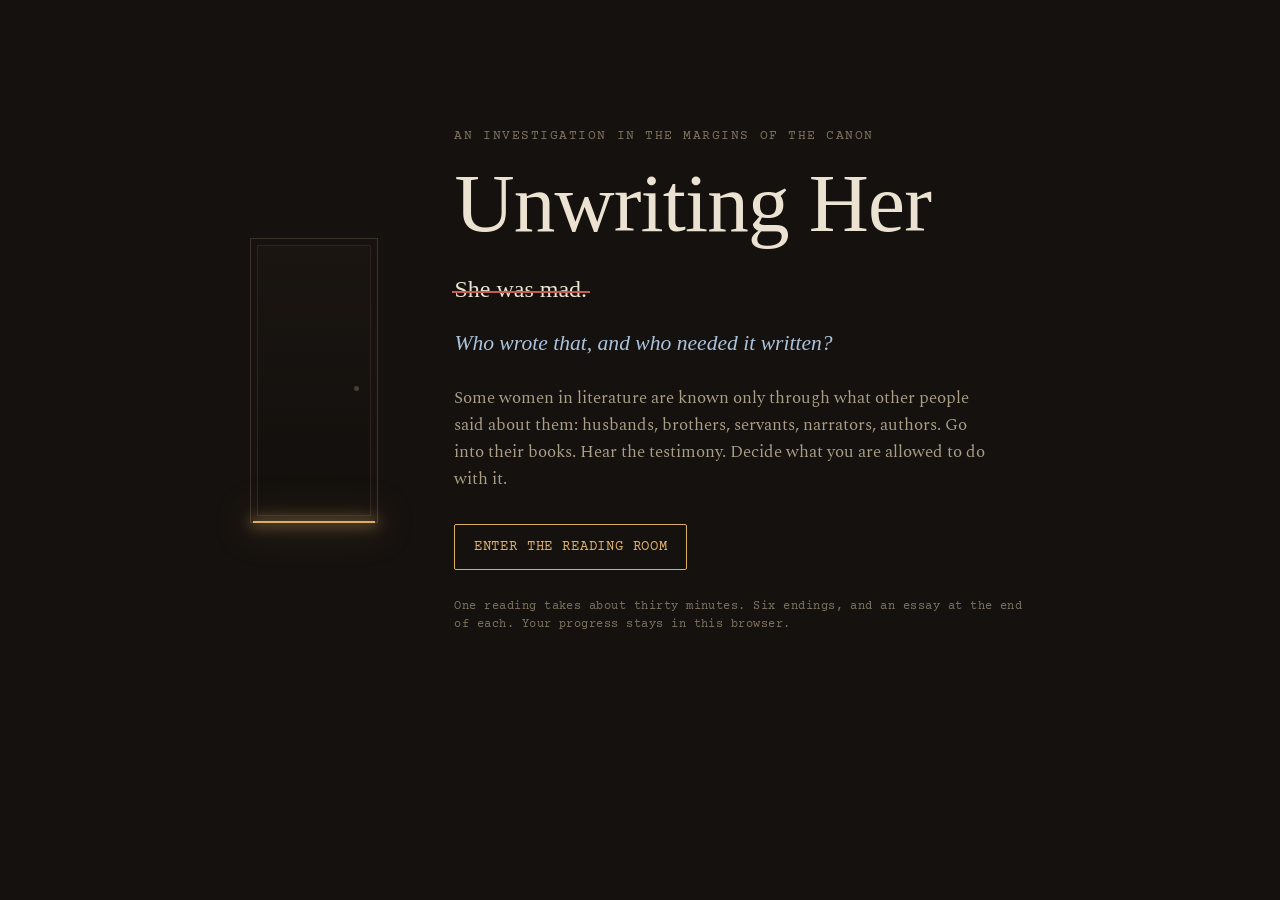
<file: index.html>
<!doctype html>
<html lang="en">
<head>
<meta charset="utf-8">
<meta name="viewport" content="width=device-width, initial-scale=1, viewport-fit=cover">
<title>Unwriting Her</title>
<meta name="claude:viewport-fit-sides" content="cover">
<meta name="description" content="An interactive literary investigation into the women written as mad.">
<link rel="preconnect" href="https://fonts.googleapis.com">
<link rel="preconnect" href="https://fonts.gstatic.com" crossorigin>
<link rel="stylesheet" href="https://fonts.googleapis.com/css2?family=Courier+Prime:wght@400;700&family=IM+Fell+English:ital@0;1&family=Old+Standard+TT:ital,wght@0,400;0,700;1,400&family=Spectral:ital,wght@0,300;0,400;1,300;1,400&display=swap">
<style>
:root{padding-top:env(safe-area-inset-top,0px);padding-bottom:env(safe-area-inset-bottom,0px)}
body{margin:0}
[hidden]{display:none!important}

/* Layout: one reading column whose measure tightens in the attic and widens in the margin;
   the Record is a ledger drawn in from the right edge. A single candlelit look, chosen on purpose. */
:root {
  --soot: #15110e;        /* the room at night */
  --soot-2: #1d1814;      /* raised paper in shadow */
  --soot-3: #2a231c;      /* hover, pressed */
  --rule: #3b3229;        /* hairlines */
  --vellum: #ebe2d1;      /* print */
  --faded: #ab9f88;       /* faded iron-gall ink */
  --dim: #7d725f;         /* captions */
  --tallow: #dcae67;      /* candlelight: marks, focus, the light under the door */
  --glass: #aac3db;       /* the reader's own ink, silvered like a mirror */
  --wax: #c55c4c;         /* strike-throughs and fire */

  --f-display: 'IM Fell English', 'Iowan Old Style', 'Palatino Linotype', Georgia, serif;
  --f-text: 'Old Standard TT', 'Bodoni 72', 'Didot', Georgia, serif;
  --f-voice: 'Spectral', 'Iowan Old Style', Georgia, serif;
  --f-label: 'Courier Prime', 'Courier New', Courier, monospace;

  --step--1: 0.8rem;
  --step-0: 1.0625rem;
  --step-1: 1.2rem;
  --step-2: 1.6rem;
  --step-3: 2.4rem;
  --step-4: clamp(2.8rem, 8vw, 5.2rem);

  color-scheme: dark;
}
*, *::before, *::after { box-sizing: border-box; }
html { background: var(--soot); }
body {
  background: var(--soot);
  color: var(--vellum);
  font-family: var(--f-voice);
  font-size: 16px;
  line-height: 1.6;
  -webkit-font-smoothing: antialiased;
  text-rendering: optimizeLegibility;
}
body::before { content: ""; position: fixed; inset: 0 0 auto; height: env(safe-area-inset-top, 0px); z-index: 10; background: var(--soot); }
button { font: inherit; color: inherit; }
::selection { background: rgba(220, 174, 103, 0.3); }
:focus-visible { outline: 2px solid var(--tallow); outline-offset: 2px; border-radius: 2px; }
em { font-style: italic; }
.hand { font-family: var(--f-display); font-style: italic; color: var(--glass); }
.kicker { font-family: var(--f-label); font-size: var(--step--1); letter-spacing: 0.12em; text-transform: uppercase; color: var(--dim); margin: 0; }
.struck { text-decoration: line-through; text-decoration-color: var(--wax); text-decoration-thickness: 1.5px; color: var(--dim); }

.btn { appearance: none; border: 1px solid var(--rule); background: transparent; padding: 0.7rem 1.15rem; border-radius: 2px; cursor: pointer; font-family: var(--f-label); font-size: 0.86rem; letter-spacing: 0.06em; text-transform: uppercase; color: var(--vellum); transition: border-color .2s, background .2s, color .2s; }
.btn:hover { border-color: var(--tallow); background: var(--soot-2); }
.btn.primary { border-color: var(--tallow); color: var(--tallow); }
.btn.primary:hover { background: rgba(220, 174, 103, 0.1); }
.btn.quiet { color: var(--faded); }
.btn.small { padding: 0.4rem 0.7rem; font-size: 0.74rem; }
.btn:disabled { opacity: 0.4; cursor: default; border-color: var(--rule); }

/* ---------------------------------------------------------------- landing */
.landing {
  display: grid; grid-template-columns: auto minmax(0, 36rem); gap: clamp(2rem, 6vw, 5.5rem);
  align-items: center; justify-content: center;
  padding-block: clamp(4rem, 14vh, 9rem);
  padding-left: max(16px, env(safe-area-inset-left, 0px)); padding-right: max(16px, env(safe-area-inset-right, 0px));
}
.door { appearance: none; padding: 0; cursor: pointer; transition: box-shadow .4s, border-color .4s; position: relative; width: clamp(5rem, 11vw, 8rem); aspect-ratio: 9 / 20; max-width: 100%; border: 1px solid var(--rule); background: linear-gradient(180deg, #1a1511 0%, #120f0c 100%); box-shadow: inset 0 0 0 6px #17120f, inset 0 0 0 7px #2c241d; }
.door:hover { border-color: #5a4a37; box-shadow: inset 0 0 0 6px #17120f, inset 0 0 0 7px #2c241d, 0 30px 60px -20px rgba(220, 174, 103, 0.25); }
.door::before { content: ""; position: absolute; right: 14%; top: 52%; width: 5px; height: 5px; border-radius: 50%; background: #4a3e31; }
.door-light { position: absolute; left: 2px; right: 2px; bottom: -1px; height: 2px; background: var(--tallow); box-shadow: 0 0 14px 3px rgba(220, 174, 103, 0.45), 0 0 40px 10px rgba(220, 174, 103, 0.12); animation: flicker 4.5s ease-in-out infinite; }
@keyframes flicker { 0%, 100% { opacity: .85 } 18% { opacity: .62 } 22% { opacity: .95 } 55% { opacity: .74 } 70% { opacity: 1 } }
.land-text { display: grid; gap: 1.1rem; min-width: 0; }
.land-title { font-family: var(--f-display); font-weight: 400; font-size: var(--step-4); line-height: 0.95; margin: 0; letter-spacing: -0.01em; text-wrap: balance; }
.claim { margin: 0.6rem 0 0; font-family: var(--f-text); font-size: 1.5rem; }
.struckline { position: relative; display: inline-block; }
.struckline::after { content: ""; position: absolute; left: -2%; top: 54%; height: 2px; width: 0; background: var(--wax); animation: strikeIn 0.9s cubic-bezier(.6, 0, .2, 1) 1.1s forwards; }
@keyframes strikeIn { to { width: 104%; } }
.ask { margin: 0; font-size: 1.35rem; }
.lede { margin: 0.4rem 0 0; color: var(--faded); max-width: 34rem; font-size: var(--step-0); }
.land-actions { margin-top: 0.8rem; }
.foot { margin: 0.6rem 0 0; font-family: var(--f-label); font-size: 0.74rem; color: var(--dim); letter-spacing: 0.04em; }

/* ---------------------------------------------------------------- hub */
.hub-bar, .bar {
  position: sticky; top: env(safe-area-inset-top, 0px); z-index: 20;
  display: flex; align-items: center; gap: 1rem; min-height: 3.2rem;
  padding-left: max(16px, env(safe-area-inset-left, 0px)); padding-right: max(16px, env(safe-area-inset-right, 0px));
  background: rgba(21, 17, 14, 0.94); border-bottom: 1px solid var(--rule);
  -webkit-backdrop-filter: blur(6px); backdrop-filter: blur(6px);
}
.wordmark { appearance: none; border: 0; background: none; padding: 0.3rem 0; cursor: pointer; font-family: var(--f-display); font-size: 1.15rem; color: var(--vellum); white-space: nowrap; }
.wordmark:hover { color: var(--tallow); }
.hub { max-width: 60rem; margin: 0 auto; padding-block: 3.5rem 5rem; padding-left: max(16px, env(safe-area-inset-left, 0px)); padding-right: max(16px, env(safe-area-inset-right, 0px)); }
.hub-head h1 { font-family: var(--f-display); font-weight: 400; font-size: var(--step-3); margin: 0.4rem 0 0.6rem; line-height: 1.05; }
.hub-lede { color: var(--faded); max-width: 38rem; margin: 0; }
.room { display: grid; grid-template-columns: minmax(0, 1.2fr) minmax(0, 1fr); gap: clamp(1.5rem, 4vw, 3.5rem); align-items: stretch; margin-top: 2.8rem; }
.case { position: relative; display: flex; flex-direction: column; justify-content: flex-end; padding: 3rem 1.6rem 0; border: 1px solid var(--rule); border-bottom: 0; background: radial-gradient(120% 80% at 18% 0%, rgba(220, 174, 103, 0.09), transparent 60%), var(--soot); min-width: 0; }
.case::before { content: ""; position: absolute; inset: 0.6rem 0.6rem 0; border: 1px solid #2a231c; border-bottom: 0; pointer-events: none; }
.case-glow { position: absolute; left: 4%; top: 0; width: 34%; height: 75%; background: radial-gradient(closest-side, rgba(220, 174, 103, 0.16), transparent); pointer-events: none; animation: flicker 5s ease-in-out infinite; }
.shelf { position: relative; display: flex; align-items: flex-end; gap: 0.3rem; height: clamp(15rem, 32vw, 21rem); }
.spine { appearance: none; position: relative; flex: 1 1 0; min-width: 0; height: var(--h, 96%); padding: 1.1rem 0 2.6rem; border: 1px solid #2c241d; border-bottom: 0; border-radius: 2px 2px 0 0; background: linear-gradient(90deg, #0e0b09 0%, #1d1814 22%, #191410 70%, #0c0a08 100%); color: var(--faded); cursor: pointer; display: flex; flex-direction: column; align-items: center; gap: 0.8rem; transition: transform .4s cubic-bezier(.2, .7, .2, 1), border-color .3s, color .3s; }
.spine::before, .spine::after { content: ""; position: absolute; left: 14%; right: 14%; height: 3px; border-top: 1px solid rgba(220, 174, 103, 0.55); border-bottom: 1px solid rgba(220, 174, 103, 0.3); }
.spine::before { top: 0.55rem; }
.spine::after { bottom: 1.9rem; }
.spine:hover { transform: translateY(-0.5rem); color: var(--vellum); }
.spine.sel { transform: translateY(-0.9rem); border-color: rgba(220, 174, 103, 0.7); color: var(--tallow); }
.spine.live { color: var(--vellum); }
.spine.live.sel { color: var(--tallow); }
.spine-band { display: none; }
.spine-name { writing-mode: vertical-rl; transform: rotate(180deg); font-family: var(--f-display); font-size: clamp(0.92rem, 1.5vw, 1.12rem); letter-spacing: 0.02em; line-height: 1.1; max-height: 74%; overflow: hidden; text-overflow: ellipsis; white-space: nowrap; }
.spine-year { position: absolute; bottom: 0.65rem; font-family: var(--f-label); font-size: 0.6rem; letter-spacing: 0.06em; color: var(--dim); }
.spine.sel .spine-year, .spine.live .spine-year { color: var(--tallow); }
.spine-seal { position: absolute; bottom: 2.6rem; width: 0.5rem; height: 0.5rem; border-radius: 50%; background: #7d3328; }
.spine-flame { position: absolute; top: -2.4rem; width: 0.45rem; height: 1rem; border-radius: 50% 50% 45% 45%; background: radial-gradient(circle at 50% 70%, #fff3d6, var(--tallow) 55%, rgba(220, 174, 103, 0)); animation: flicker 3.2s ease-in-out infinite; }
.spine-flame::after { content: ""; position: absolute; left: 50%; top: 100%; width: 2px; height: 1.3rem; margin-left: -1px; background: var(--faded); opacity: 0.55; }
.plank { height: 0.6rem; margin: 0 -1.6rem; background: var(--soot-2); border-top: 1px solid rgba(220, 174, 103, 0.5); border-bottom: 1px solid var(--rule); }
.catalogue { display: flex; flex-direction: column; gap: 0.35rem; padding: 1.8rem 1.7rem 1.9rem; border: 1px solid #5a4a37; background: var(--soot-2); min-width: 0; justify-content: center; }
.catalogue .slip-name { font-size: 2rem; }
.slip-meta { display: flex; justify-content: space-between; gap: 1rem; margin: 0; font-family: var(--f-label); font-size: 0.72rem; letter-spacing: 0.08em; text-transform: uppercase; color: var(--dim); }
.slip-name { font-family: var(--f-display); font-weight: 400; font-size: 1.45rem; line-height: 1.15; margin: 0.25rem 0 0; text-wrap: balance; }
.sealed .slip-name { color: var(--faded); }
.slip-work { margin: 0; font-family: var(--f-text); font-style: italic; color: var(--faded); }
.slip-blurb { margin: 0.35rem 0 0; color: var(--faded); font-size: 0.95rem; max-width: 40rem; }
.catalogue .slip-blurb { color: var(--vellum); font-size: 1.05rem; }
.slip-actions { display: flex; flex-wrap: wrap; gap: 0.6rem; margin-top: 1rem; }
.slip-ends { margin: 0.4rem 0 0; font-family: var(--f-label); font-size: 0.74rem; color: var(--tallow); }
.seal { margin: auto 0 0; padding-top: 0.9rem; font-family: var(--f-label); font-size: 0.72rem; letter-spacing: 0.08em; text-transform: uppercase; color: var(--dim); }
.seal::before { content: ""; display: inline-block; width: 0.55rem; height: 0.55rem; margin-right: 0.5rem; border-radius: 50%; background: #7d3328; vertical-align: 0.02em; }

/* ---------------------------------------------------------------- story bar */
.bar-place { flex: 1; min-width: 0; font-family: var(--f-label); font-size: 0.72rem; letter-spacing: 0.08em; text-transform: uppercase; color: var(--dim); white-space: nowrap; overflow: hidden; text-overflow: ellipsis; }
.bar-actions { display: flex; gap: 0.4rem; align-items: center; margin-left: auto; }
.bar-btn { appearance: none; border: 1px solid transparent; background: none; padding: 0.4rem 0.6rem; border-radius: 2px; cursor: pointer; font-family: var(--f-label); font-size: 0.78rem; letter-spacing: 0.06em; text-transform: uppercase; color: var(--faded); }
.bar-btn:hover, .bar-btn[aria-expanded="true"] { color: var(--vellum); border-color: var(--rule); }
.rec-count { display: inline-block; min-width: 1.4em; padding: 0 0.3em; margin-left: 0.15em; border-radius: 1em; background: var(--soot-3); color: var(--tallow); text-align: center; font-variant-numeric: tabular-nums; }
.rec-count.pulse { animation: pulse 0.9s ease-out; }
@keyframes pulse { 0% { box-shadow: 0 0 0 0 rgba(220, 174, 103, 0.6); } 100% { box-shadow: 0 0 0 10px rgba(220, 174, 103, 0); } }
.menu-wrap { position: relative; }
.menu { position: absolute; right: 0; top: calc(100% + 0.5rem); width: min(19rem, calc(100vw - 32px)); background: var(--soot-2); border: 1px solid var(--rule); padding: 0.4rem; display: grid; box-shadow: 0 18px 40px rgba(0, 0, 0, 0.5); }
.menu-item { appearance: none; border: 0; background: none; text-align: left; padding: 0.7rem 0.8rem; cursor: pointer; font-family: var(--f-voice); font-size: 1rem; color: var(--vellum); }
.menu-item:hover { background: var(--soot-3); }
.menu-confirm { padding: 0.6rem 0.8rem 0.8rem; border-top: 1px solid var(--rule); }
.menu-confirm p { margin: 0 0 0.6rem; color: var(--faded); font-size: 0.95rem; }
.menu-row { display: flex; gap: 0.5rem; flex-wrap: wrap; }

/* ---------------------------------------------------------------- story column */
.story { --measure: 37rem; max-width: calc(var(--measure) + 32px); margin: 0 auto; padding-block: 3.2rem 6rem; padding-left: max(16px, env(safe-area-inset-left, 0px)); padding-right: max(16px, env(safe-area-inset-right, 0px)); }
.story[data-measure="narrow"] { --measure: 31rem; }
.story[data-measure="wide"] { --measure: 43rem; }
.scene-head { display: grid; gap: 0.35rem; margin-bottom: 2.4rem; }
.place { margin: 0; font-family: var(--f-label); font-size: 0.74rem; letter-spacing: 0.1em; text-transform: uppercase; color: var(--tallow); opacity: 0.85; }
.scene-title { font-family: var(--f-display); font-weight: 400; font-size: var(--step-3); line-height: 1.05; margin: 0; text-wrap: balance; }
.scene-title:focus { outline: none; }
.scene-cite { margin: 0; font-family: var(--f-text); font-style: italic; color: var(--faded); }
.staged { margin: 0.8rem 0 0; padding: 0.55rem 0.8rem; border: 1px dashed rgba(220, 174, 103, 0.45); font-family: var(--f-label); font-size: 0.74rem; color: var(--tallow); letter-spacing: 0.03em; }
.beat { display: grid; gap: 1.35rem; padding-top: 1.6rem; scroll-margin-top: calc(4.2rem + env(safe-area-inset-top, 0px)); }
.beat + .beat { margin-top: 1.6rem; border-top: 1px solid var(--rule); padding-top: 2.6rem; }
.beat.enter > * { animation: rise 0.7s cubic-bezier(.2, .7, .2, 1) both; animation-delay: calc(var(--k, 0) * 90ms); }
@keyframes rise { from { opacity: 0; transform: translateY(8px); } to { opacity: 1; transform: none; } }
.enter { animation: rise 0.55s cubic-bezier(.2, .7, .2, 1) both; }

.narr p { margin: 0; }
.narr p + p { margin-top: 0.9em; }
.narr { font-family: var(--f-voice); font-weight: 300; font-size: 1.13rem; line-height: 1.68; color: var(--vellum); }
.narr.small { font-family: var(--f-label); font-weight: 400; font-size: 0.8rem; color: var(--dim); line-height: 1.5; }
.sub { font-family: var(--f-display); font-weight: 400; font-size: var(--step-2); margin: 0.6rem 0 0; line-height: 1.15; text-wrap: balance; }

.quote { margin: 0; padding-left: 1.15rem; border-left: 1px solid var(--rule); }
.quote blockquote { margin: 0.4rem 0 0; font-family: var(--f-text); font-size: 1.16rem; line-height: 1.66; color: var(--vellum); }
.quote blockquote p { margin: 0; }
.quote blockquote p + p { margin-top: 0.8em; }
.quote.doc { padding: 1.1rem 1.25rem 1.2rem; border: 1px solid #4a3d30; background: linear-gradient(180deg, #221b15, #1b1612); }
.quote.doc blockquote { font-size: 1.1rem; }
.quote.interrupt { animation: interrupt 1.1s cubic-bezier(.2, .7, .2, 1) 1.3s both; }
@keyframes interrupt { 0% { opacity: 0; transform: translateX(-4px); } 40% { opacity: 1; transform: translateX(3px); } 100% { opacity: 1; transform: none; } }
.cap { display: flex; flex-wrap: wrap; gap: 0.3rem 0.8rem; margin: 0; font-family: var(--f-label); font-size: 0.7rem; letter-spacing: 0.08em; text-transform: uppercase; color: var(--dim); }
.cap-tier { font-family: var(--f-label); font-size: 0.7rem; letter-spacing: 0.08em; text-transform: uppercase; }
.cap-tier[data-tier="text"] { color: var(--tallow); }
.cap-tier[data-tier="annotation"] { color: var(--faded); }
.cap-tier[data-tier="context"] { color: #c6b48f; }
.cap-tier[data-tier="criticism"] { color: var(--vellum); }
.cap-tier[data-tier="conjecture"] { color: var(--tallow); }
.cap-tier[data-tier="margin"] { color: var(--glass); }
.cap-who { color: var(--faded); }

.clue { display: inline; padding: 0 0.05em; border-bottom: 1px dotted var(--tallow); cursor: pointer; transition: background .2s; -webkit-box-decoration-break: clone; box-decoration-break: clone; }
.clue:hover { background: rgba(220, 174, 103, 0.13); }
.clue.seen { border-bottom-style: solid; border-bottom-color: rgba(220, 174, 103, 0.55); }
.clue[aria-expanded="true"] { background: rgba(220, 174, 103, 0.16); }
.clue.demo { cursor: default; }

.glosses { display: grid; gap: 0.8rem; }
.glosses:empty { display: none; }
.gloss { position: relative; margin: 0; padding: 0.95rem 1.1rem 1rem; background: var(--soot-2); border-left: 2px solid var(--faded); font-family: var(--f-voice); font-size: 1rem; line-height: 1.6; }
.gloss[data-tier="context"] { border: 1px solid #4a3d30; border-left-width: 2px; border-left-color: #c6b48f; }
.gloss[data-tier="criticism"] { border-left-color: var(--vellum); }
.gloss[data-tier="conjecture"] { background: transparent; border: 1px dashed rgba(220, 174, 103, 0.55); }
.gloss[data-tier="margin"] { border-left-color: var(--glass); }
.gloss-cap { display: flex; flex-wrap: wrap; align-items: baseline; gap: 0.3rem 0.8rem; margin: 0 0 0.45rem; font-family: var(--f-label); font-size: 0.7rem; letter-spacing: 0.08em; text-transform: uppercase; color: var(--dim); padding-right: 1.8rem; }
.gloss-body p { margin: 0; }
.gloss-body p + p { margin-top: 0.75em; }
.gloss-close { position: absolute; right: 0.5rem; top: 0.45rem; appearance: none; border: 0; background: none; color: var(--dim); font-size: 1.2rem; line-height: 1; padding: 0.2rem 0.4rem; cursor: pointer; }
.gloss-close:hover { color: var(--vellum); }
.gloss.inline { background: transparent; }
.gloss .glass { margin-top: 0.9rem; }

/* the glass */
.glass { border: 1px solid #36404a; background: linear-gradient(90deg, rgba(170, 195, 219, 0.03), rgba(170, 195, 219, 0.07) 50%, rgba(170, 195, 219, 0.03)); padding: 0.8rem 0.9rem 0.9rem; }
.glass-cap { display: flex; justify-content: space-between; gap: 0.8rem; margin: 0 0 0.6rem; font-family: var(--f-label); font-size: 0.68rem; letter-spacing: 0.1em; text-transform: uppercase; color: var(--glass); opacity: 0.85; }
.glass-panes { display: grid; grid-template-columns: minmax(0, 1fr) 1px minmax(0, 1fr); gap: 0.9rem; align-items: start; }
.glass-line { align-self: stretch; background: linear-gradient(180deg, transparent, var(--glass), transparent); opacity: 0.7; }
.pane { display: grid; gap: 0.15rem; min-width: 0; }
.pane.her { text-align: right; }
.pane-k { font-family: var(--f-label); font-size: 0.66rem; letter-spacing: 0.1em; text-transform: uppercase; color: var(--dim); }
.pane-t { font-family: var(--f-text); font-size: 1rem; line-height: 1.4; }
.pane.her .pane-t { font-style: italic; color: var(--faded); }
.glass-list { display: grid; gap: 0.7rem; }
.glass-list.you .pane.other .pane-t { color: var(--glass); font-family: var(--f-display); font-style: italic; }
.glass-missing, .empty { margin: 0; font-family: var(--f-label); font-size: 0.78rem; color: var(--dim); }

/* the mirror line */
.mirror blockquote { overflow-x: auto; }
.mirror-line { appearance: none; border: 0; background: none; padding: 0; text-align: left; cursor: pointer; font: inherit; color: inherit; display: block; width: 100%; }
.mirror-inner { display: inline-block; transform: scaleX(-1); transition: transform 0.9s cubic-bezier(.6, 0, .2, 1), color .6s; color: var(--glass); }
.mirror-line.flipped .mirror-inner { transform: none; color: var(--vellum); }
.mirror-hint { margin: 0.4rem 0 0; font-family: var(--f-label); font-size: 0.7rem; color: var(--dim); }

/* choices */
.choices { display: grid; gap: 0.6rem; margin-top: 1.2rem; }
.choice { appearance: none; display: grid; gap: 0.15rem; width: 100%; text-align: left; padding: 0.85rem 1.05rem 0.9rem; background: transparent; border: 1px solid var(--rule); border-radius: 2px; cursor: pointer; transition: border-color .2s, background .2s; }
.choice:hover { border-color: var(--tallow); background: var(--soot-2); }
.choice .c-label { font-family: var(--f-display); font-size: 1.22rem; line-height: 1.25; color: var(--vellum); }
.choice .c-sub { font-family: var(--f-voice); font-size: 0.95rem; color: var(--faded); }
.choice.primary-choice { border-color: rgba(220, 174, 103, 0.6); }
.choice.primary-choice .c-label { color: var(--tallow); }
.choice.locked { cursor: default; border-style: dashed; }
.choice.locked:hover { background: transparent; border-color: var(--rule); }
.choice.locked .c-label { color: var(--dim); text-decoration: line-through; text-decoration-color: var(--wax); text-decoration-thickness: 1.5px; }
.choice.locked .c-sub { font-family: var(--f-label); font-size: 0.78rem; color: var(--dim); }
.choices.cont { justify-items: start; }
.continue { appearance: none; border: 0; border-top: 1px solid var(--tallow); background: none; padding: 0.7rem 0.1rem 0.2rem; cursor: pointer; font-family: var(--f-label); font-size: 0.8rem; letter-spacing: 0.1em; text-transform: uppercase; color: var(--tallow); }
.continue:hover { color: var(--vellum); }
.wait-note { margin: 0.6rem 0 0; font-family: var(--f-label); font-size: 0.78rem; color: var(--dim); }

/* readings */
.reading { display: grid; gap: 0.8rem; padding-top: 0.4rem; }
.reading-q { margin: 0; font-family: var(--f-display); font-size: 1.35rem; line-height: 1.3; color: var(--vellum); text-wrap: balance; }
.reading-grid { display: grid; grid-template-columns: repeat(2, minmax(0, 1fr)); gap: 0.55rem; }
.reading-opt { appearance: none; display: grid; gap: 0.15rem; text-align: left; padding: 0.75rem 0.85rem; background: transparent; border: 1px solid var(--rule); border-radius: 2px; cursor: pointer; transition: border-color .2s, background .2s; }
.reading-opt:hover { border-color: var(--glass); background: rgba(170, 195, 219, 0.05); }
.r-label { font-family: var(--f-display); font-style: italic; font-size: 1.15rem; color: var(--glass); }
.r-sub { font-size: 0.9rem; color: var(--faded); }
.your-reading { display: flex; align-items: baseline; gap: 0.8rem; margin: 0; }
.your-reading .hand { font-size: 1.35rem; }

/* witnesses */
.witnesses { display: grid; grid-template-columns: repeat(2, minmax(0, 1fr)); gap: 0.7rem; }
.wcard { appearance: none; display: flex; flex-direction: column; gap: 0.35rem; text-align: left; padding: 0.95rem 1rem 1rem; background: var(--soot-2); border: 1px solid var(--rule); border-radius: 2px; cursor: pointer; min-width: 0; transition: border-color .2s; }
button.wcard:hover { border-color: var(--tallow); }
.w-rel { font-family: var(--f-label); font-size: 0.68rem; letter-spacing: 0.1em; text-transform: uppercase; color: var(--dim); }
.w-name { font-family: var(--f-display); font-size: 1.22rem; line-height: 1.2; color: var(--vellum); }
.w-row { display: grid; grid-template-columns: 3.6rem minmax(0, 1fr); gap: 0.5rem; font-size: 0.9rem; color: var(--faded); line-height: 1.45; }
.w-k { font-family: var(--f-label); font-size: 0.66rem; letter-spacing: 0.08em; text-transform: uppercase; color: var(--dim); padding-top: 0.2em; }
.w-status { margin-top: auto; padding-top: 0.4rem; font-family: var(--f-label); font-size: 0.68rem; letter-spacing: 0.08em; text-transform: uppercase; color: var(--dim); }
.wcard.heard { border-color: #5a4a37; }
.wcard.heard .w-status { color: var(--tallow); }
.wcard.missing { grid-column: 1 / -1; background: transparent; border-style: dashed; cursor: default; align-items: flex-start; }
.wcard.missing .w-name { color: var(--faded); }
.w-missing-text { margin: 0.3rem 0 0; color: var(--vellum); font-size: 1rem; }

/* examine */
.examine { display: grid; gap: 0.8rem; }
.ex-label { margin: 0; font-family: var(--f-label); font-size: 0.72rem; letter-spacing: 0.1em; text-transform: uppercase; color: var(--dim); }
.ex-list { display: flex; flex-wrap: wrap; gap: 0.5rem; }
.ex-btn { appearance: none; padding: 0.55rem 0.8rem; background: transparent; border: 1px solid var(--rule); border-radius: 2px; cursor: pointer; font-family: var(--f-text); font-size: 1rem; color: var(--vellum); }
.ex-btn:hover { border-color: var(--tallow); }
.ex-reveals { display: grid; gap: 1.6rem; }
.ex-reveal { display: grid; gap: 0.9rem; padding-top: 1rem; border-top: 1px dotted var(--rule); }
.ex-title { margin: 0; font-family: var(--f-display); font-weight: 400; font-size: 1.25rem; color: var(--tallow); }

/* voice */
.tiles, .write, .silence { display: grid; gap: 0.9rem; }
.compose { min-height: 4.5rem; display: flex; flex-wrap: wrap; gap: 0.35rem 0.45rem; align-content: flex-start; padding: 0.9rem; border: 1px solid #36404a; background: rgba(170, 195, 219, 0.04); }
.compose-empty { font-family: var(--f-label); font-size: 0.78rem; color: var(--dim); }
.tile { appearance: none; padding: 0.3rem 0.55rem; border: 1px solid var(--rule); background: var(--soot-2); border-radius: 2px; cursor: pointer; font-family: var(--f-text); font-size: 1rem; color: var(--vellum); }
.tile:hover { border-color: var(--glass); }
.tile.common { color: var(--faded); background: transparent; }
.tile.placed { font-family: var(--f-display); font-style: italic; font-size: 1.2rem; color: var(--glass); background: transparent; border-color: transparent; padding: 0.1rem 0.2rem; }
.tile.placed:hover { border-color: var(--rule); text-decoration: line-through; text-decoration-color: var(--wax); }
.bank { display: flex; flex-wrap: wrap; gap: 0.35rem; }
.bank-label { margin: 0.4rem 0 0; font-family: var(--f-label); font-size: 0.72rem; color: var(--dim); }
.tile-actions { display: flex; flex-wrap: wrap; align-items: center; gap: 0.6rem; justify-content: flex-end; }
.count-note { margin-right: auto; font-family: var(--f-label); font-size: 0.72rem; color: var(--dim); font-variant-numeric: tabular-nums; }
.statement { display: flex; flex-wrap: wrap; gap: 0.9rem 0.7rem; padding: 1rem 0.2rem; }
.tw { display: grid; justify-items: center; gap: 0.1rem; }
.tw-w { font-size: 1.5rem; line-height: 1.1; }
.tw-by { font-family: var(--f-label); font-size: 0.62rem; letter-spacing: 0.06em; text-transform: uppercase; color: var(--dim); max-width: 9rem; text-align: center; }
.hand-input { width: 100%; box-sizing: border-box; resize: vertical; min-height: 9rem; padding: 1rem 1.1rem; background: rgba(170, 195, 219, 0.04); border: 1px solid #36404a; border-radius: 2px; font-family: var(--f-display); font-style: italic; font-size: 1.3rem; line-height: 1.5; color: var(--glass); }
.hand-input::placeholder { color: #5f6f7e; }
.margin-text { white-space: pre-wrap; font-size: 1.3rem; line-height: 1.5; padding: 0.4rem 0 0.4rem 1rem; border-left: 1px solid var(--glass); overflow-wrap: anywhere; }
.margin-text.faded { opacity: 0.45; }
.blank-page { min-height: 15rem; border: 1px solid var(--rule); background: linear-gradient(180deg, #1f1a15, #191511); display: flex; align-items: flex-end; padding: 1rem; }
.blank-text { margin: 0; font-family: var(--f-label); font-size: 0.74rem; color: var(--dim); }
.acts { list-style: none; margin: 0; padding: 0; display: grid; gap: 0.75rem; }
.acts li { display: grid; grid-template-columns: 7.5rem minmax(0, 1fr); gap: 0.8rem; align-items: baseline; padding-bottom: 0.75rem; border-bottom: 1px dotted var(--rule); }
.act-ch { font-family: var(--f-label); font-size: 0.72rem; letter-spacing: 0.08em; text-transform: uppercase; color: var(--tallow); }
.act-t { font-family: var(--f-text); font-size: 1.08rem; }

/* burn */
.burn { display: grid; gap: 0.5rem; justify-items: center; text-align: center; padding: 1.6rem 0; }
.bphrase { margin: 0; font-family: var(--f-text); font-size: 1.12rem; color: var(--vellum); }
.bphrase.last { margin-top: 1.4rem; font-size: 1.5rem; }
.bch { display: inline-block; white-space: pre; }
.bphrase.burning .bch { animation: burn 1.8s ease-in forwards; animation-delay: var(--d, 0ms); }
@keyframes burn { 0% { color: var(--vellum); } 25% { color: var(--tallow); text-shadow: 0 0 10px rgba(197, 92, 76, 0.9); } 55% { color: var(--wax); text-shadow: 0 0 6px rgba(197, 92, 76, 0.6); } 100% { color: transparent; text-shadow: none; opacity: 0; transform: translateY(-10px) scale(0.9); filter: blur(3px); } }
.burn .skip { margin-top: 1.4rem; }
.burned { min-height: 6rem; }

/* afterword */
.afterword { display: grid; gap: 1rem; padding: 1.6rem 1.4rem 1.7rem; border: 1px solid #4a3d30; background: var(--soot-2); }
.after-title { font-family: var(--f-display); font-weight: 400; font-size: var(--step-2); margin: 0; }
.after-dl { display: grid; grid-template-columns: 11rem minmax(0, 1fr); gap: 1rem 1.2rem; margin: 0.4rem 0 0; }
.after-dl dt { font-family: var(--f-label); font-size: 0.72rem; letter-spacing: 0.08em; text-transform: uppercase; color: var(--dim); padding-top: 0.25rem; }
.after-dl dd { margin: 0; display: grid; gap: 0.5rem; min-width: 0; }
.after-dl dd p { margin: 0; }
.after-note { color: var(--faded); font-size: 0.97rem; }
.readings-list { list-style: none; margin: 0; padding: 0; display: grid; gap: 0.3rem; }
.readings-list li { display: flex; justify-content: space-between; gap: 1rem; border-bottom: 1px dotted var(--rule); padding-bottom: 0.25rem; }
.readings-list .hand { white-space: nowrap; }
.after-ends { margin: 0.4rem 0 0; font-family: var(--f-label); font-size: 0.74rem; color: var(--tallow); }

/* essay */
.story.essay { padding-top: 4rem; }
.essay-head { display: grid; gap: 0.5rem; margin-bottom: 1rem; padding-bottom: 1.6rem; border-bottom: 1px solid var(--rule); }
.essay-title { font-family: var(--f-display); font-weight: 400; font-size: clamp(2.6rem, 7vw, 4.2rem); line-height: 1; margin: 0; text-wrap: balance; }
.essay-title:focus { outline: none; }
.essay-sub { margin: 0; font-family: var(--f-text); font-style: italic; font-size: 1.2rem; color: var(--faded); }
.essay .narr { font-family: var(--f-text); font-weight: 400; font-size: 1.15rem; line-height: 1.72; }
.essay .essay-head + .narr p:first-child::first-letter { font-family: var(--f-display); float: left; font-size: 3.4em; line-height: 0.85; padding: 0.06em 0.1em 0 0; color: var(--tallow); }
.sources { display: grid; gap: 0.6rem; margin-bottom: 1.4rem; padding-top: 1.4rem; border-top: 1px solid var(--rule); }
.sources ul { margin: 0; padding-left: 1.1rem; display: grid; gap: 0.35rem; color: var(--faded); font-size: 0.95rem; }
.source-note { margin: 0.4rem 0 0; font-family: var(--f-label); font-size: 0.74rem; color: var(--dim); }


/* ---------------------------------------------------------------- the stage: a room on one side, a page on the other */
.stage { display: grid; grid-template-columns: minmax(0, 1.05fr) minmax(0, 40rem); min-height: calc(100vh - 3.2rem); }
.art-wrap { position: sticky; top: calc(3.2rem + env(safe-area-inset-top, 0px)); height: calc(100vh - 3.2rem - env(safe-area-inset-top, 0px) - env(safe-area-inset-bottom, 0px)); overflow: hidden; background: #110e0b; }
.art, .art svg { position: absolute; inset: 0; width: 100%; height: 100%; display: block; }
.art svg { animation: artIn 1.2s ease both; }
@keyframes artIn { from { opacity: 0; transform: scale(1.03); } to { opacity: 1; transform: none; } }
.motes { position: absolute; inset: 0; width: 100%; height: 100%; pointer-events: none; mix-blend-mode: screen; }
.art-wrap::after { content: ""; position: absolute; inset: 0 0 0 auto; width: 22%; background: linear-gradient(90deg, rgba(21, 17, 14, 0), var(--soot)); pointer-events: none; }
.panel { position: relative; min-width: 0; padding-block: 3rem 4rem; padding-left: clamp(1.4rem, 3vw, 2.8rem); padding-right: max(clamp(1.4rem, 3vw, 2.8rem), env(safe-area-inset-right, 0px)); background: var(--soot); scroll-margin-top: 3.4rem; }
.panel > * { max-width: 40rem; }
.page { min-height: 40vh; }
.page .beat { padding-top: 0.4rem; }
.beat.turn > * { animation: pageIn 0.8s cubic-bezier(.2, .7, .2, 1) both; animation-delay: calc(var(--k, 0) * 110ms + 80ms); }
@keyframes pageIn { from { opacity: 0; transform: translateY(10px); filter: blur(2px); } to { opacity: 1; transform: none; filter: none; } }
.pager { display: flex; align-items: center; justify-content: space-between; gap: 1rem; margin-top: 3rem; padding-top: 1rem; border-top: 1px solid var(--rule); }
.pager:empty { display: none; }
.pg-btn { appearance: none; border: 0; background: none; padding: 0.3rem 0; cursor: pointer; font-family: var(--f-label); font-size: 0.74rem; letter-spacing: 0.08em; text-transform: uppercase; color: var(--faded); }
.pg-btn:hover:not(:disabled) { color: var(--tallow); }
.pg-btn:disabled { opacity: 0.3; cursor: default; }
.pg-count { font-family: var(--f-label); font-size: 0.72rem; color: var(--dim); font-variant-numeric: tabular-nums; }
.pg-spacer { width: 7rem; }
.reread { margin: 0 0 1rem; padding: 0.6rem 0.8rem; border: 1px dashed var(--rule); font-family: var(--f-label); font-size: 0.76rem; color: var(--faded); }
.linkish { appearance: none; border: 0; background: none; padding: 0; cursor: pointer; font: inherit; color: var(--tallow); text-decoration: underline; text-underline-offset: 3px; }

/* hotspots in the art */
.hot { cursor: pointer; outline: none; transition: filter .3s, opacity .3s; }
.hot:hover, .hot:focus-visible { filter: brightness(1.7) drop-shadow(0 0 8px rgba(220, 174, 103, 0.55)); }
.obj.seen { opacity: 0.55; }
.obj.her.seen { opacity: 1; }
.obj.her.seen .rim { opacity: 0.8; }
.ghost { animation: ghost 4s ease-in-out infinite; }
@keyframes ghost { 0%, 100% { opacity: .55; } 50% { opacity: .95; } }
.seam { opacity: 0.18; transition: opacity 1s; }
[data-art="threshold"] .seam, [data-art="corridor"][data-beat="1"] .seam, [data-art="corridor"][data-beat="2"] .seam { opacity: 1; animation: seam 2.6s ease-in-out infinite; }
@keyframes seam { 0%, 100% { opacity: 1; } 30% { opacity: .55; } 60% { opacity: .9; } }
[data-art="leads"][data-beat="2"] .trap-glow { animation: trap 3s ease-in-out infinite; }
@keyframes trap { 0%, 100% { opacity: 0; } 40% { opacity: .22; } }
.flame, .fire-tongue, .fireglow { animation: flick 2.4s ease-in-out infinite; }
@keyframes flick { 0%, 100% { opacity: 1; } 22% { opacity: .78; } 48% { opacity: .93; } 70% { opacity: .82; } }
.smoke { animation: smoke 6s ease-in-out infinite; }
@keyframes smoke { 0%, 100% { opacity: .2; } 50% { opacity: .45; } }

/* title card between scenes */
.titlecard { position: fixed; inset: 0; z-index: 70; display: grid; place-content: center; justify-items: center; gap: 0.6rem; padding: 2rem; text-align: center; background: #0b0907; cursor: pointer; animation: tcIn 0.5s ease both; }
.titlecard.out { animation: tcOut 0.7s ease forwards; }
@keyframes tcIn { from { opacity: 0; } to { opacity: 1; } }
@keyframes tcOut { to { opacity: 0; visibility: hidden; } }
.tc-place { margin: 0; font-family: var(--f-label); font-size: 0.78rem; letter-spacing: 0.16em; text-transform: uppercase; color: var(--tallow); animation: rise 0.9s ease 0.15s both; }
.tc-title { margin: 0; font-family: var(--f-display); font-size: clamp(2.4rem, 7vw, 4.4rem); line-height: 1; color: var(--vellum); animation: rise 1s ease 0.3s both; text-wrap: balance; }
.tc-cite { margin: 0; font-family: var(--f-text); font-style: italic; color: var(--faded); animation: rise 1s ease 0.45s both; }

.page .glosses .gloss { margin-left: 0.8rem; }
.page .narr { font-size: 1.12rem; }
.page .ex-reveal.flash { animation: flash 1.2s ease; }
@keyframes flash { 0% { background: rgba(220, 174, 103, 0.14); } 100% { background: transparent; } }

/* ---------------------------------------------------------------- record */
.scrim { position: fixed; inset: 0; z-index: 40; background: rgba(8, 6, 5, 0.6); }
.drawer { position: fixed; top: 0; right: 0; bottom: 0; z-index: 50; width: min(30rem, 100%); display: flex; flex-direction: column; background: var(--soot-2); border-left: 1px solid var(--rule); transform: translateX(100%); visibility: hidden; transition: transform 0.35s cubic-bezier(.2, .7, .2, 1), visibility 0s linear 0.35s; padding-top: env(safe-area-inset-top, 0px); padding-bottom: env(safe-area-inset-bottom, 0px); padding-right: env(safe-area-inset-right, 0px); box-shadow: -30px 0 60px rgba(0, 0, 0, 0.45); }
.drawer.open { transform: none; visibility: visible; transition: transform 0.35s cubic-bezier(.2, .7, .2, 1), visibility 0s; }
.drawer:focus { outline: none; }
.drawer-head { display: flex; justify-content: space-between; align-items: center; padding: 1rem 1.2rem 0.4rem; }
.drawer-head h2 { margin: 0; font-family: var(--f-display); font-weight: 400; font-size: 1.6rem; }
.tabs { display: flex; gap: 0.2rem; padding: 0 1rem; border-bottom: 1px solid var(--rule); overflow-x: auto; scrollbar-width: none; }
.tab { appearance: none; border: 0; border-bottom: 2px solid transparent; background: none; padding: 0.6rem 0.55rem; cursor: pointer; font-family: var(--f-label); font-size: 0.74rem; letter-spacing: 0.08em; text-transform: uppercase; color: var(--dim); white-space: nowrap; }
.tab[aria-selected="true"] { color: var(--vellum); border-bottom-color: var(--tallow); }
.drawer-body { flex: 1; overflow-y: auto; padding: 1rem 1.2rem 2rem; display: grid; gap: 0.8rem; align-content: start; }
.drawer-lede { margin: 0; color: var(--faded); font-size: 0.95rem; }
.rec-who { margin: 0.8rem 0 0; font-family: var(--f-label); font-size: 0.72rem; letter-spacing: 0.1em; text-transform: uppercase; color: var(--tallow); }
.rec-q { margin: 0; padding-left: 0.9rem; border-left: 1px solid var(--rule); }
.rec-q blockquote { margin: 0.2rem 0 0; font-family: var(--f-text); font-size: 0.98rem; line-height: 1.55; }
.rec-q blockquote p { margin: 0; }
.word-row { display: grid; grid-template-columns: minmax(0, 1fr) auto; grid-template-areas: "w b" "by b"; gap: 0 0.8rem; align-items: center; padding: 0.55rem 0; border-bottom: 1px dotted var(--rule); }
.word { grid-area: w; font-family: var(--f-text); font-size: 1.15rem; }
.word-by { grid-area: by; font-family: var(--f-label); font-size: 0.68rem; color: var(--dim); }
.word-row .btn { grid-area: b; }
.word-warn { margin: -0.2rem 0 0.2rem; padding: 0.5rem 0.7rem; border-left: 2px solid var(--wax); font-size: 0.9rem; color: var(--faded); }
.margin-dl { display: grid; grid-template-columns: 8rem minmax(0, 1fr); gap: 0.6rem 0.9rem; margin: 0; }
.margin-dl dt { font-family: var(--f-label); font-size: 0.7rem; letter-spacing: 0.06em; text-transform: uppercase; color: var(--dim); padding-top: 0.3rem; }
.margin-dl dd { margin: 0; font-size: 1.1rem; overflow-wrap: anywhere; }
.key-row { display: grid; gap: 0.2rem; padding: 0.6rem 0; border-bottom: 1px dotted var(--rule); }
.key-row p { margin: 0; color: var(--faded); font-size: 0.95rem; }
.key-extra { margin: 0.6rem 0 0; color: var(--faded); font-size: 0.95rem; }

.toast { position: fixed; left: 50%; bottom: calc(1.2rem + env(safe-area-inset-bottom, 0px)); z-index: 60; transform: translate(-50%, 1rem); max-width: calc(100% - 32px); padding: 0.65rem 1rem; background: #241e18; border: 1px solid #36404a; color: var(--glass); font-family: var(--f-label); font-size: 0.78rem; letter-spacing: 0.03em; opacity: 0; pointer-events: none; transition: opacity .3s, transform .3s; text-align: center; }
.toast.show { opacity: 1; transform: translate(-50%, 0); }

/* ---------------------------------------------------------------- narrow screens */
@media (max-width: 900px) {
  .stage { grid-template-columns: minmax(0, 1fr); min-height: 0; }
  .art-wrap { position: relative; top: 0; height: clamp(15rem, 42vh, 24rem); }
  .art-wrap::after { inset: auto 0 0 0; width: 100%; height: 35%; background: linear-gradient(180deg, rgba(21, 17, 14, 0), var(--soot)); }
  .panel { padding-block: 1.4rem 4rem; padding-left: max(16px, env(safe-area-inset-left, 0px)); padding-right: max(16px, env(safe-area-inset-right, 0px)); }
}
@media (max-width: 700px) {
  .landing { grid-template-columns: minmax(0, 1fr); justify-items: start; gap: 2rem; padding-block: 3rem; }
  .door { width: 4.2rem; }
  .story { padding-block: 2.2rem 5rem; }
  .scene-title { font-size: 2rem; }
  .quote blockquote { font-size: 1.08rem; }
  .narr { font-size: 1.06rem; }
  .reading-grid, .witnesses { grid-template-columns: minmax(0, 1fr); }
  .after-dl { grid-template-columns: minmax(0, 1fr); gap: 0.3rem; }
  .after-dl dd { margin-bottom: 0.8rem; }
  .bar-place { display: none; }
  .drawer { top: auto; left: 0; width: 100%; height: 86%; border-left: 0; border-top: 1px solid var(--rule); transform: translateY(100%); padding-right: 0; padding-top: 0; }
  .drawer.open { transform: none; }
  .glass-panes { grid-template-columns: minmax(0, 1fr); gap: 0.4rem; }
  .glass-line { height: 1px; background: linear-gradient(90deg, transparent, var(--glass), transparent); }
  .pane.her { text-align: left; }
  .acts li { grid-template-columns: minmax(0, 1fr); gap: 0.2rem; }
  .room { grid-template-columns: minmax(0, 1fr); }
  .catalogue { padding: 1.3rem 1.2rem 1.4rem; }
  .spine-name { font-size: 0.85rem; }
}

@media (prefers-reduced-motion: reduce) {
  *, *::before, *::after { animation-duration: 0.001ms !important; animation-delay: 0ms !important; transition-duration: 0.001ms !important; }
  .struckline::after { width: 104%; }
  .door-light, .case-glow, .spine-flame { animation: none; }
}
</style>
</head>
<body>


<div id="app"></div>

<script>
/* ---- engine.js ---- */
/* Unwriting Her: engine and interface.
   Stories register themselves with UH.registerStory(); the shelf with UH.registerShelf().
   Nothing in this file knows about any particular novel. */
(function () {
  'use strict';
  const UH = window.UH = window.UH || { stories: {}, shelf: [] };
  UH.registerStory = s => { UH.stories[s.id] = s; };
  UH.registerShelf = list => { UH.shelf.push(...list); };
})();

window.addEventListener('DOMContentLoaded', function () {
  'use strict';
  const UH = window.UH;
  const app = document.getElementById('app');
  const reduceMotion = window.matchMedia && window.matchMedia('(prefers-reduced-motion: reduce)').matches;

  /* ------------------------------------------------------------ storage */
  const KEY = 'unwriting-her:v1';
  let store = { runs: {}, endings: {} };
  try { const raw = localStorage.getItem(KEY); if (raw) store = Object.assign(store, JSON.parse(raw)); } catch (e) { /* storage unavailable */ }
  const persist = () => { try { localStorage.setItem(KEY, JSON.stringify(store)); } catch (e) { /* ignore */ } };

  function fresh(story) {
    return { scene: story.start, beat: 0, visited: [story.start], heard: [], opened: [], expanded: [], examined: [],
      readings: {}, role: null, finding: null, name: null, voice: { mode: null, text: '', tiles: [], draft: '' },
      struck: [], record: [], reflections: [], flags: [], ending: null };
  }
  function normalise(s, story) {
    const f = fresh(story);
    Object.keys(f).forEach(k => { if (s[k] === undefined) s[k] = f[k]; });
    if (!story.scenes[s.scene]) return f;
    if (s.beat >= story.scenes[s.scene].beats.length) s.beat = 0;
    return s;
  }

  /* ------------------------------------------------------------ helpers */
  function el(tag, attrs, ...kids) {
    const n = document.createElement(tag);
    if (attrs) for (const k in attrs) {
      const v = attrs[k];
      if (v == null || v === false) continue;
      if (k === 'html') n.innerHTML = v;
      else if (k === 'text') n.textContent = v;
      else if (k.startsWith('on')) n.addEventListener(k.slice(2), v);
      else n.setAttribute(k, v === true ? '' : v);
    }
    kids.flat().forEach(c => { if (c == null || c === false) return; n.append(c.nodeType ? c : document.createTextNode(c)); });
    return n;
  }
  const esc = t => String(t).replace(/&/g, '&amp;').replace(/</g, '&lt;').replace(/>/g, '&gt;').replace(/"/g, '&quot;');
  const CLUE_RE = /\[\[([^|\]]+)\|([^\]]+)\]\]/g;
  const stripClues = t => String(t).replace(CLUE_RE, '$1');
  const reEsc = w => w.replace(/[.*+?^${}()|[\]\\]/g, '\\$&');

  function strike(html, words) {
    for (const w of words) {
      const re = new RegExp('(^|[^\\p{L}\\p{N}\\-])(' + reEsc(esc(w)) + ')(?=$|[^\\p{L}\\p{N}\\-])', 'giu');
      html = html.replace(re, '$1<s class="struck">$2</s>');
    }
    return html;
  }
  function inline(t, s) {
    let x = esc(t);
    if (s && s.struck.length) x = strike(x, s.struck);
    return x.replace(/\*([^*]+)\*/g, '<em>$1</em>');
  }
  function interp(t, s, story) {
    if (!story || !story.vars || !s) return t;
    const v = story.vars(s);
    return t.replace(/\{(\w+)\}/g, (m, k) => (k in v ? v[k] : m));
  }
  function clueify(par, s, live) {
    let out = '', last = 0, m;
    CLUE_RE.lastIndex = 0;
    while ((m = CLUE_RE.exec(par))) {
      out += inline(par.slice(last, m.index), s);
      const id = m[2];
      if (live) {
        const open = s.expanded.includes(id);
        out += `<span role="button" tabindex="0" class="clue${s.opened.includes(id) ? ' seen' : ''}" data-clue="${esc(id)}" aria-expanded="${open}">${inline(m[1], s)}</span>`;
      } else out += inline(m[1], s);
      last = CLUE_RE.lastIndex;
    }
    return out + inline(par.slice(last), s);
  }
  function rich(t, s, story, live) {
    t = interp(String(t), s, story);
    return t.split(/\n\n/).map(p => '<p>' + clueify(p, s, live) + '</p>').join('');
  }
  const clueIds = t => { const ids = []; let m; CLUE_RE.lastIndex = 0; while ((m = CLUE_RE.exec(String(t)))) ids.push(m[2]); return ids; };

  /* ------------------------------------------------------------ chrome */
  const TIER = { text: 'Verbatim', annotation: 'Annotation', context: 'Outside the novel', criticism: 'Criticism', conjecture: 'Conjecture · not in the novel', margin: 'Your hand' };

  const toast = el('div', { class: 'toast', role: 'status', 'aria-live': 'polite' });
  let toastTimer;
  function showToast(msg) {
    toast.textContent = msg;
    toast.classList.add('show');
    clearTimeout(toastTimer);
    toastTimer = setTimeout(() => toast.classList.remove('show'), 2600);
  }
  document.body.append(toast);

  let cur = null;         // { story, s }
  let view = null;        // 'landing' | 'hub' | 'story'
  let composing = [];     // tiles being arranged

  function save() { if (cur) { store.runs[cur.story.id] = cur.s; } persist(); }
  const helpers = {
    hear: id => { if (!cur.s.heard.includes(id)) cur.s.heard.push(id); },
    flag: f => { if (!cur.s.flags.includes(f)) cur.s.flags.push(f); }
  };

  /* ------------------------------------------------------------ record */
  function addRecord(entry) {
    const s = cur.s;
    if (s.record.some(r => r.id === entry.id)) return false;
    s.record.push(entry);
    const c = document.querySelector('.rec-count');
    if (c) { c.textContent = s.record.length; c.classList.remove('pulse'); void c.offsetWidth; c.classList.add('pulse'); }
    return true;
  }
  function addReflection(id) {
    const s = cur.s;
    if (!cur.story.reflections[id] || s.reflections.includes(id)) return;
    s.reflections.push(id);
    showToast(s.reflections.length === 1 ? 'Something appeared in the glass. It is kept in the Record.' : 'Another reflection appeared in the glass.');
    save();
  }

  /* ============================================================ LANDING */
  function showLanding() {
    view = 'landing'; cur = null; stopMotes();
    document.title = 'Unwriting Her';
    app.className = 'view-landing';
    app.innerHTML = '';
    app.append(el('main', { class: 'landing' },
      el('button', { class: 'door', type: 'button', 'aria-label': 'Open the door: enter the Reading Room', onclick: () => navigate('reading-room') }, el('span', { class: 'door-light' })),
      el('div', { class: 'land-text' },
        el('p', { class: 'kicker', text: 'An investigation in the margins of the canon' }),
        el('h1', { class: 'land-title', text: 'Unwriting Her' }),
        el('p', { class: 'claim' }, el('span', { class: 'struckline', text: 'She was mad.' })),
        el('p', { class: 'ask hand', text: 'Who wrote that, and who needed it written?' }),
        el('p', { class: 'lede', text: 'Some women in literature are known only through what other people said about them: husbands, brothers, servants, narrators, authors. Go into their books. Hear the testimony. Decide what you are allowed to do with it.' }),
        el('div', { class: 'land-actions' }, el('button', { class: 'btn primary', type: 'button', onclick: () => navigate('reading-room') }, 'Enter the Reading Room')),
        el('p', { class: 'foot', text: 'One reading takes about thirty minutes. Six endings, and an essay at the end of each. Your progress stays in this browser.' })
      )
    ));
    window.scrollTo(0, 0);
  }

  /* ============================================================ HUB: the Reading Room */
  let hubSel = null;
  function showHub() {
    view = 'hub'; cur = null; stopMotes();
    app.className = 'view-hub';
    app.innerHTML = '';
    if (!hubSel) hubSel = (UH.shelf.find(e => e.story) || UH.shelf[0]).id;
    const shelf = el('div', { class: 'shelf', role: 'list' });
    const slipBox = el('section', { class: 'catalogue', 'aria-live': 'polite' });
    UH.shelf.forEach((entry, i) => {
      const story = entry.story && UH.stories[entry.story];
      const spine = el('button', { type: 'button', role: 'listitem', class: 'spine' + (story ? ' live' : ' sealed') + (entry.id === hubSel ? ' sel' : ''), 'aria-pressed': String(entry.id === hubSel), 'aria-label': `${entry.name}, ${entry.work}${story ? '' : ', sealed'}`,
        style: `--h:${[100, 94, 97, 92, 96, 93][i % 6]}%`,
        onclick: () => { hubSel = entry.id; showHub(); const c = document.querySelector('.catalogue'); if (c && window.innerWidth < 900) c.scrollIntoView({ behavior: reduceMotion ? 'auto' : 'smooth', block: 'start' }); } },
        el('span', { class: 'spine-band' }),
        el('span', { class: 'spine-name', text: entry.spine || entry.name }),
        el('span', { class: 'spine-year', text: entry.year }),
        story ? el('span', { class: 'spine-flame', 'aria-hidden': 'true' }) : el('span', { class: 'spine-seal', 'aria-hidden': 'true' }));
      shelf.append(spine);
    });
    const entry = UH.shelf.find(e => e.id === hubSel);
    const story = entry.story && UH.stories[entry.story];
    slipBox.append(
      el('p', { class: 'slip-meta' }, el('span', { text: entry.author }), el('span', { text: entry.year })),
      el('h2', { class: 'slip-name', text: entry.name }),
      el('p', { class: 'slip-work', text: entry.work }),
      el('p', { class: 'slip-blurb', text: entry.blurb }));
    if (story) {
      const run = store.runs[story.id];
      const started = run && (run.scene !== story.start || run.beat > 0);
      const ends = (store.endings[story.id] || []).map(e => story.endings[e]).filter(Boolean);
      const actions = el('div', { class: 'slip-actions' });
      if (started) actions.append(
        el('button', { class: 'btn primary', type: 'button', onclick: () => navigate(story.id) }, 'Continue reading'),
        el('button', { class: 'btn quiet', type: 'button', onclick: () => { store.runs[story.id] = fresh(story); persist(); navigate(story.id); } }, 'Begin again'));
      else actions.append(el('button', { class: 'btn primary', type: 'button', onclick: () => navigate(story.id) }, 'Open the volume'));
      slipBox.append(actions);
      if (ends.length) slipBox.append(el('p', { class: 'slip-ends', text: 'Endings reached: ' + ends.join(' · ') }));
    } else {
      slipBox.append(el('p', { class: 'seal', text: 'Sealed · not yet unwritten' }));
    }
    app.append(
      el('header', { class: 'hub-bar' }, el('button', { class: 'wordmark', type: 'button', onclick: () => navigate('') }, 'Unwriting Her')),
      el('main', { class: 'hub' },
        el('header', { class: 'hub-head' },
          el('p', { class: 'kicker', text: 'Catalogue of the confined' }),
          el('h1', { text: 'The Reading Room' }),
          el('p', { class: 'hub-lede', text: 'Women written as mad, silenced, or kept. Each of them stands beside someone her book calls normal. One volume has a candle lit beside it; the others are sealed until their stories are written. Take a book down from the shelf.' })),
        el('div', { class: 'room' },
          el('div', { class: 'case' }, el('div', { class: 'case-glow', 'aria-hidden': 'true' }), shelf, el('div', { class: 'plank', 'aria-hidden': 'true' })),
          slipBox)));
    window.scrollTo(0, 0);
  }

  /* ============================================================ STORY */
  let storyRoot, main, placeEl, recBtn, menuEl, drawer, scrim;
  let stageEl = null, artEl = null, canvasEl = null, panelEl = null, pagerEl = null;
  let viewI = 0;            // which page of the current scene is on screen
  const isEssay = () => !!cur.story.scenes[cur.s.scene].essay;

  function openStory(id) {
    const story = UH.stories[id];
    if (!story) return showHub();
    view = 'story';
    const s = normalise(store.runs[id] || fresh(story), story);
    store.runs[id] = s;
    cur = { story, s };
    composing = [];
    viewI = s.beat;
    app.className = 'view-story';
    app.innerHTML = '';
    buildChrome();
    renderStory();
    window.scrollTo(0, 0);
  }

  function buildChrome() {
    placeEl = el('span', { class: 'bar-place' });
    recBtn = el('button', { class: 'bar-btn', type: 'button', 'aria-controls': 'record', 'aria-expanded': 'false', onclick: () => toggleDrawer(true) },
      'Record ', el('span', { class: 'rec-count', text: String(cur.s.record.length) }));
    const menuBtn = el('button', { class: 'bar-btn', type: 'button', 'aria-expanded': 'false', 'aria-controls': 'story-menu' }, 'Menu');
    const confirmRow = el('div', { class: 'menu-confirm', hidden: true },
      el('p', { text: 'Clear your readings and start again from the threshold?' }),
      el('div', { class: 'menu-row' },
        el('button', { class: 'btn primary small', type: 'button', onclick: () => { closeMenu(); restartStory(); } }, 'Begin again'),
        el('button', { class: 'btn quiet small', type: 'button', onclick: () => { confirmRow.hidden = true; } }, 'Keep reading')
      ));
    menuEl = el('div', { class: 'menu', id: 'story-menu', hidden: true },
      el('button', { class: 'menu-item', type: 'button', onclick: () => { closeMenu(); navigate('reading-room'); } }, 'Return to the Reading Room'),
      el('button', { class: 'menu-item', type: 'button', onclick: () => { closeMenu(); toggleDrawer(true, 'key'); } }, 'How to read the marks'),
      el('button', { class: 'menu-item', type: 'button', onclick: () => { confirmRow.hidden = false; } }, 'Begin this story again'),
      confirmRow);
    function closeMenu() { menuEl.hidden = true; menuBtn.setAttribute('aria-expanded', 'false'); confirmRow.hidden = true; }
    menuBtn.addEventListener('click', e => { e.stopPropagation(); const open = menuEl.hidden; menuEl.hidden = !open; menuBtn.setAttribute('aria-expanded', String(open)); if (!open) confirmRow.hidden = true; });
    document.addEventListener('click', e => { if (menuEl && !menuEl.hidden && !menuEl.contains(e.target) && e.target !== menuBtn) closeMenu(); });

    const bar = el('header', { class: 'bar' },
      el('button', { class: 'wordmark', type: 'button', onclick: () => navigate('reading-room'), title: 'Return to the Reading Room' }, 'Unwriting Her'),
      placeEl,
      el('div', { class: 'bar-actions' }, recBtn, el('div', { class: 'menu-wrap' }, menuBtn, menuEl))
    );
    storyRoot = el('div', { class: 'story-root' });
    scrim = el('div', { class: 'scrim', hidden: true, onclick: () => toggleDrawer(false) });
    drawer = el('aside', { class: 'drawer', id: 'record', 'aria-label': 'The Record', tabindex: '-1' });
    app.append(bar, storyRoot, scrim, drawer);
    storyRoot.addEventListener('click', onStoryClick);
    storyRoot.addEventListener('keydown', e => {
      if (e.key !== 'Enter' && e.key !== ' ') return;
      const t = e.target;
      if (t.classList && (t.classList.contains('clue') || t.classList.contains('hot'))) { e.preventDefault(); onStoryClick(e); }
    });
  }

  function restartStory() {
    const story = cur.story;
    store.runs[story.id] = fresh(story);
    persist();
    openStory(story.id);
  }

  function sceneHead(sc) {
    return el('header', { class: 'scene-head' },
      el('p', { class: 'place', text: sc.place || '' }),
      el('h1', { class: 'scene-title', tabindex: '-1', text: sc.title }),
      sc.cite ? el('p', { class: 'scene-cite', text: sc.cite }) : null,
      sc.staged ? el('p', { class: 'staged', text: sc.staged }) : null);
  }

  function renderStory() {
    const { story, s } = cur;
    const sc = story.scenes[s.scene];
    document.title = 'Unwriting Her · ' + sc.title;
    placeEl.textContent = sc.place || '';
    storyRoot.innerHTML = '';
    stopMotes();
    if (sc.essay) {
      // the thesis keeps its own page: one long column that grows as you read on
      stageEl = artEl = canvasEl = panelEl = pagerEl = null;
      main = el('main', { class: 'story essay', id: 'story', 'data-measure': sc.measure || 'normal' });
      storyRoot.append(main);
      for (let i = 0; i <= s.beat; i++) main.append(renderBeat(sc, i, i === s.beat));
    } else {
      artEl = el('div', { class: 'art' });
      canvasEl = el('canvas', { class: 'motes', 'aria-hidden': 'true' });
      const artWrap = el('div', { class: 'art-wrap' }, artEl, canvasEl);
      main = el('div', { class: 'page' });
      pagerEl = el('nav', { class: 'pager', 'aria-label': 'Pages' });
      panelEl = el('main', { class: 'panel', id: 'story', 'data-measure': sc.measure || 'normal' }, sceneHead(sc), main, pagerEl);
      stageEl = el('div', { class: 'stage', 'data-scene': s.scene }, artWrap, panelEl);
      storyRoot.append(stageEl);
      renderArt();
      renderPage();
      startMotes(sc.motes || 'dust');
    }
    updateRecCount();
  }
  function updateRecCount() { const c = document.querySelector('.rec-count'); if (c) c.textContent = cur.s.record.length; }

  function renderArt() {
    if (!artEl) return;
    const { story, s } = cur;
    const sc = story.scenes[s.scene];
    const draw = UH.art && sc.art && UH.art[sc.art];
    artEl.innerHTML = draw ? draw(s, s.beat) : '';
    stageEl.dataset.beat = String(viewI);
    stageEl.dataset.art = sc.art || '';
  }

  function renderPage(turn) {
    const { story, s } = cur;
    const sc = story.scenes[s.scene];
    main.innerHTML = '';
    if (viewI < s.beat) {
      main.append(el('p', { class: 'reread' }, 'You are rereading an earlier page. ',
        el('button', { type: 'button', class: 'linkish', onclick: () => { viewI = s.beat; renderPage(true); renderArt(); } }, 'Back to where you were →')));
    }
    const b = renderBeat(sc, viewI, viewI === s.beat);
    if (turn && !reduceMotion) b.classList.add('turn');
    main.append(b);
    renderPager();
  }

  function renderPager() {
    const { story, s } = cur;
    const sc = story.scenes[s.scene];
    pagerEl.innerHTML = '';
    if (sc.beats.length < 2) return;
    pagerEl.append(
      el('button', { type: 'button', class: 'pg-btn', disabled: viewI === 0, onclick: () => turnTo(viewI - 1) }, '← Previous page'),
      el('span', { class: 'pg-count', text: `Page ${viewI + 1} of ${sc.beats.length}` }),
      viewI < s.beat ? el('button', { type: 'button', class: 'pg-btn', onclick: () => turnTo(viewI + 1) }, 'Next page →') : el('span', { class: 'pg-spacer' }));
  }
  function turnTo(i) {
    const { s } = cur;
    viewI = Math.max(0, Math.min(i, s.beat));
    renderPage(true); renderArt();
    scrollToPanel();
  }
  function scrollToPanel() {
    if (!panelEl) return window.scrollTo(0, 0);
    const y = panelEl.getBoundingClientRect().top + window.scrollY - 56;
    window.scrollTo({ top: Math.max(0, y), behavior: reduceMotion ? 'auto' : 'smooth' });
  }

  function go(id) {
    const { story, s } = cur;
    const sc = story.scenes[id];
    if (!sc) { console.warn('Missing scene', id); return; }
    const firstVisit = !s.visited.includes(id);
    s.scene = id; s.beat = 0; s.expanded = []; viewI = 0;
    if (firstVisit) s.visited.push(id);
    if (sc.onEnter) sc.onEnter(s, helpers);
    if (sc.ending) {
      s.ending = sc.ending;
      store.endings[story.id] = store.endings[story.id] || [];
      if (!store.endings[story.id].includes(sc.ending)) store.endings[story.id].push(sc.ending);
    }
    save();
    if (firstVisit) titleCard(sc);
    renderStory();
    window.scrollTo(0, 0);
    const t = document.querySelector('.scene-title, .essay-title');
    if (t) t.focus({ preventScroll: true });
  }

  function titleCard(sc) {
    if (reduceMotion) return;
    const tc = el('div', { class: 'titlecard', 'aria-hidden': 'true' },
      el('p', { class: 'tc-place', text: sc.place || '' }),
      el('p', { class: 'tc-title', text: sc.title }),
      sc.cite ? el('p', { class: 'tc-cite', text: sc.cite }) : null);
    const end = () => { tc.classList.add('out'); setTimeout(() => tc.remove(), 700); };
    tc.addEventListener('click', end);
    document.body.append(tc);
    setTimeout(end, 1500);
  }

  function nextBeat() {
    const { story, s } = cur;
    const sc = story.scenes[s.scene];
    if (s.beat >= sc.beats.length - 1) return;
    if (sc.essay) {
      const old = main.querySelector(`.beat[data-i="${s.beat}"]`);
      s.beat++; save();
      if (old) old.replaceWith(renderBeat(sc, s.beat - 1, false));
      const nb = renderBeat(sc, s.beat, true);
      if (!reduceMotion) nb.classList.add('enter');
      main.append(nb);
      nb.scrollIntoView({ behavior: reduceMotion ? 'auto' : 'smooth', block: 'start' });
      return;
    }
    s.beat++; viewI = s.beat; save();
    renderPage(true); renderArt();
    scrollToPanel();
  }

  function refreshBeat() {
    const { story, s } = cur;
    const sc = story.scenes[s.scene];
    const old = main.querySelector(`.beat[data-i="${s.beat}"]`);
    const nb = renderBeat(sc, s.beat, true);
    if (old) old.replaceWith(nb); else main.append(nb);
    if (!sc.essay) { renderArt(); renderPager(); }
    return nb;
  }

  function act(c) {
    const { s } = cur;
    if (c.set) c.set(s, helpers);
    save();
    if (c.next) return nextBeat();
    if (c.to) return go(c.to);
  }

  /* hotspots in the art */
  function handleHot(h) {
    const { story, s } = cur;
    const sc = story.scenes[s.scene];
    const b = sc.beats[s.beat];
    if (h.dataset.ex) {
      const x = b.examine && b.examine.find(e => e.id === h.dataset.ex);
      if (!x || viewI !== s.beat) return;
      if (!s.examined.includes(x.id)) doExamine(x);
      else { const r = main.querySelector(`[data-ex-reveal="${x.id}"]`); if (r) { r.scrollIntoView({ behavior: reduceMotion ? 'auto' : 'smooth', block: 'center' }); r.classList.remove('flash'); void r.offsetWidth; r.classList.add('flash'); } }
      return;
    }
    if (h.dataset.go) {
      const hasWitnesses = b.blocks.some(x => x && x.t === 'witnesses');
      if (hasWitnesses && story.scenes[h.dataset.go]) go(h.dataset.go);
      return;
    }
    if (h.dataset.hotd) { showToast(s.beat >= 1 ? 'The door is locked. The laugh came from behind it.' : 'A small black door, shut like the others.'); return; }
    if (h.dataset.mirror) {
      if (s.flags.includes('mirror-turned')) s.flags = s.flags.filter(f => f !== 'mirror-turned'); else s.flags.push('mirror-turned');
      save(); renderArt();
      showToast(s.flags.includes('mirror-turned') ? 'Something moves in the glass. It is only the light.' : 'The glass is dark again.');
    }
  }

  /* drifting motes in the candlelight, or embers near fire */
  let motesRAF = null;
  function stopMotes() { if (motesRAF) cancelAnimationFrame(motesRAF); motesRAF = null; }
  function startMotes(kind) {
    stopMotes();
    if (reduceMotion || kind === 'none' || !canvasEl) return;
    const c = canvasEl, ctx = c.getContext('2d');
    if (!ctx) return;
    const dpr = Math.min(window.devicePixelRatio || 1, 2);
    let W = 0, Hh = 0;
    const size = () => { const r = c.getBoundingClientRect(); W = r.width; Hh = r.height; c.width = Math.max(1, W * dpr); c.height = Math.max(1, Hh * dpr); ctx.setTransform(dpr, 0, 0, dpr, 0, 0); };
    size();
    const ember = kind === 'embers';
    const n = ember ? 34 : 42;
    const ps = Array.from({ length: n }, () => ({ x: Math.random() * W, y: Math.random() * Hh, r: Math.random() * (ember ? 1.8 : 1.4) + 0.4, vx: (Math.random() - 0.5) * (ember ? 0.35 : 0.12), vy: ember ? -(Math.random() * 0.6 + 0.25) : (Math.random() - 0.5) * 0.08, a: Math.random() * 0.35 + 0.05, t: Math.random() * 6 }));
    let last = 0;
    const tick = ts => {
      if (!canvasEl || !document.body.contains(c)) return stopMotes();
      if (ts - last > 33) {
        last = ts;
        if (Math.abs(c.getBoundingClientRect().width - W) > 2) size();
        ctx.clearRect(0, 0, W, Hh);
        ps.forEach(p => {
          p.x += p.vx; p.y += p.vy; p.t += 0.03;
          if (ember && p.y < -10) { p.y = Hh + 10; p.x = Math.random() * W; }
          if (!ember) { if (p.x < -5) p.x = W + 5; if (p.x > W + 5) p.x = -5; if (p.y < -5) p.y = Hh + 5; if (p.y > Hh + 5) p.y = -5; }
          const alpha = ember ? p.a * Math.max(0, Math.min(1, p.y / Hh * 1.4)) + 0.05 : p.a * (0.6 + 0.4 * Math.sin(p.t));
          ctx.fillStyle = ember ? `rgba(232,140,80,${alpha.toFixed(3)})` : `rgba(220,190,140,${alpha.toFixed(3)})`;
          ctx.beginPath(); ctx.arc(p.x, p.y, p.r, 0, Math.PI * 2); ctx.fill();
        });
      }
      motesRAF = requestAnimationFrame(tick);
    };
    motesRAF = requestAnimationFrame(tick);
  }

  document.addEventListener('keydown', e => {
    if (view !== 'story' || !cur || isEssay() || (drawer && drawer.classList.contains('open'))) return;
    const tag = (e.target.tagName || '').toLowerCase();
    if (tag === 'textarea' || tag === 'input') return;
    if (e.key === 'ArrowLeft' && viewI > 0) turnTo(viewI - 1);
    if (e.key === 'ArrowRight') {
      if (viewI < cur.s.beat) turnTo(viewI + 1);
      else { const btn = main && main.querySelector('.continue'); if (btn) btn.click(); }
    }
  });

  /* ------------------------------------------------------------ beats */
  function renderBeat(sc, i, current) {
    const { s } = cur;
    const b = sc.beats[i];
    const sec = el('section', { class: 'beat', 'data-i': i });
    let k = 0;
    b.blocks.forEach((raw, j) => {
      const blk = typeof raw === 'function' ? raw(s) : raw;
      if (!blk) return;
      const node = renderBlock(blk, `${s.scene}.${i}.${j}`, current);
      if (!node) return;
      node.style.setProperty('--k', k++);
      sec.append(node);
      const ids = blk.text ? clueIds(typeof blk.text === 'string' ? blk.text : '') : [];
      if (ids.length) {
        const holder = el('div', { class: 'glosses', 'data-for': `${s.scene}.${i}.${j}` });
        ids.forEach(id => { if (s.expanded.includes(id)) holder.append(renderGloss(id)); });
        sec.append(holder);
      }
    });
    if (b.examine) sec.append(renderExamine(b, current, `${s.scene}.${i}`));
    if (b.reading) sec.append(renderReading(b.reading, current));
    if (current) { const c = renderControls(sc, b, i); if (c) sec.append(c); }
    return sec;
  }

  function capFor(who, cite, tier) {
    return el('figcaption', { class: 'cap' },
      el('span', { class: 'cap-tier', 'data-tier': tier, text: TIER[tier] || tier }),
      cite ? el('span', { text: cite }) : null,
      who ? el('span', { class: 'cap-who', text: who }) : null);
  }

  function renderBlock(b, rid, live) {
    const { story, s } = cur;
    switch (b.t) {
      case 'p':
        return el('div', { class: 'blk narr' + (b.small ? ' small' : ''), html: rich(b.text, s, story, true) });
      case 'h':
        return el('h3', { class: 'blk sub', text: interp(b.text, s, story) });
      case 'q': {
        addRecord({ id: rid, k: 'q', who: b.who, cite: b.cite, text: stripClues(b.text) });
        return el('figure', { class: 'blk quote' + (b.doc ? ' doc' : '') + (b.interrupt ? ' interrupt' : '') },
          capFor(b.who, b.cite, 'text'),
          el('blockquote', { html: rich(b.text, s, story, true) }));
      }
      case 'note': {
        addRecord({ id: rid, k: 'g', tier: b.tier, by: b.by, text: b.text });
        return el('aside', { class: 'blk gloss inline', 'data-tier': b.tier },
          el('p', { class: 'gloss-cap' }, el('span', { class: 'cap-tier', 'data-tier': b.tier, text: TIER[b.tier] }), b.by ? el('span', { text: b.by }) : null),
          el('div', { class: 'gloss-body', html: rich(b.text, s, story, false) }));
      }
      case 'reflect': {
        addReflection(b.id);
        return renderGlass(cur.story.reflections[b.id], 'blk');
      }
      case 'mirror': {
        addRecord({ id: rid, k: 'q', who: b.who, cite: b.cite, text: b.text });
        const line = el('button', { type: 'button', class: 'mirror-line', 'aria-label': b.text + ' (shown reversed, as in a mirror; press to turn it round)' },
          el('span', { class: 'mirror-inner', html: inline(b.text, s) }));
        line.addEventListener('click', () => line.classList.toggle('flipped'));
        return el('figure', { class: 'blk quote mirror' }, capFor(b.who, b.cite, 'text'),
          el('blockquote', {}, line), el('p', { class: 'mirror-hint', text: 'In the glass. Press the line to turn it round.' }));
      }
      case 'witnesses': return renderWitnesses();
      case 'tiles': return renderTiles();
      case 'write': return renderWrite();
      case 'silence': return renderSilence();
      case 'burn': return renderBurn(b);
      case 'after': return renderAfterword();
      case 'margin': return s.voice.text ? el('div', { class: 'blk margin-text hand' + (b.faded ? ' faded' : ''), text: s.voice.text }) : null;
      case 'essayhead': return el('header', { class: 'blk essay-head' },
        el('p', { class: 'kicker', text: b.kicker }),
        el('h1', { class: 'essay-title', tabindex: '-1', text: story.scenes[s.scene].title }),
        el('p', { class: 'essay-sub', text: b.sub }));
      case 'glasslist': return renderGlassList();
      case 'youglass': return el('div', { class: 'blk glass-list you' }, story.youGlass(s).map(r => renderGlass(r)));
      default: return null;
    }
  }

  function renderGlass(r, extra) {
    if (!r) return null;
    return el('div', { class: 'glass' + (extra ? ' ' + extra : '') },
      el('p', { class: 'glass-cap' }, el('span', { text: 'In the glass' }), r.cite ? el('span', { text: r.cite }) : null),
      el('div', { class: 'glass-panes' },
        el('div', { class: 'pane her' }, el('span', { class: 'pane-k', text: 'Her' }), el('span', { class: 'pane-t', html: inline(r.her, cur.s) })),
        el('div', { class: 'glass-line', 'aria-hidden': 'true' }),
        el('div', { class: 'pane other' }, el('span', { class: 'pane-k', text: r.who }), el('span', { class: 'pane-t', html: inline(r.other, cur.s) }))));
  }
  function renderGlassList() {
    const { story, s } = cur;
    const wrap = el('div', { class: 'blk glass-list' });
    if (!s.reflections.length) wrap.append(el('p', { class: 'empty', text: 'The glass is empty. You opened none of the notes where the comparisons are made.' }));
    s.reflections.forEach(id => wrap.append(renderGlass(story.reflections[id])));
    const missing = Object.keys(story.reflections).length - s.reflections.length;
    if (missing > 0) wrap.append(el('p', { class: 'glass-missing', text: `${missing} more ${missing === 1 ? 'reflection was' : 'reflections were'} in passages you did not read or notes you did not open.` }));
    return wrap;
  }

  /* ------------------------------------------------------------ glosses */
  function renderGloss(id) {
    const { story, s } = cur;
    const c = story.clues[id];
    if (!c) return el('aside', { class: 'gloss', text: 'Missing note: ' + id });
    const g = el('aside', { class: 'gloss', 'data-tier': c.tier, 'data-gloss': id },
      el('p', { class: 'gloss-cap' },
        el('span', { class: 'cap-tier', 'data-tier': c.tier, text: TIER[c.tier] }),
        c.by ? el('span', { text: c.by }) : null,
        el('button', { type: 'button', class: 'gloss-close', 'aria-label': 'Close note', 'data-close': id }, '×')),
      el('div', { class: 'gloss-body', html: rich(c.text, s, story, false) }));
    if (c.reflect) { addReflection(c.reflect); g.append(renderGlass(story.reflections[c.reflect])); }
    return g;
  }

  function onStoryClick(e) {
    const h = e.target.closest && e.target.closest('.hot');
    if (h) return handleHot(h);
    const close = e.target.closest('[data-close]');
    const clue = close ? storyRoot.querySelector(`.clue[data-clue="${close.dataset.close}"]`) : e.target.closest('.clue');
    if (!clue) return;
    const { story, s } = cur;
    const id = clue.dataset.clue;
    const beat = clue.closest('.beat');
    const holder = clue.closest('.blk') && clue.closest('.blk').nextElementSibling;
    if (s.expanded.includes(id)) {
      s.expanded = s.expanded.filter(x => x !== id);
      const g = beat && beat.querySelector(`[data-gloss="${id}"]`);
      if (g) g.remove();
      clue.setAttribute('aria-expanded', 'false');
      if (close) clue.focus();
    } else {
      s.expanded.push(id);
      const first = !s.opened.includes(id);
      if (first) s.opened.push(id);
      const c = story.clues[id];
      if (c) addRecord({ id: 'g:' + id, k: 'g', tier: c.tier, by: c.by, text: c.text });
      clue.setAttribute('aria-expanded', 'true');
      clue.classList.add('seen');
      if (holder && holder.classList.contains('glosses')) {
        const g = renderGloss(id);
        holder.append(g);
        if (!reduceMotion) g.classList.add('enter');
      }
    }
    save();
  }

  /* ------------------------------------------------------------ examine */
  function renderExamine(b, current, rid) {
    const { s } = cur;
    const wrap = el('div', { class: 'examine' });
    const left = b.examine.filter(x => !s.examined.includes(x.id));
    if (current && left.length) {
      wrap.append(el('p', { class: 'ex-label', text: b.examineLabel || 'Look at' }));
      const list = el('div', { class: 'ex-list' });
      left.forEach(x => list.append(el('button', { type: 'button', class: 'ex-btn', onclick: () => doExamine(x) }, x.label)));
      wrap.append(list);
    }
    const reveals = el('div', { class: 'ex-reveals' });
    s.examined.forEach(id => {
      const x = b.examine.find(e => e.id === id);
      if (!x) return;
      const r = el('div', { class: 'ex-reveal', 'data-ex-reveal': x.id }, el('h3', { class: 'ex-title', text: x.label }));
      x.blocks.forEach((blk, k) => { const n = renderBlock(blk, `${rid}.x.${x.id}.${k}`, current); if (n) r.append(n); });
      reveals.append(r);
    });
    wrap.append(reveals);
    return wrap;
  }

  function doExamine(x) {
    const { s } = cur;
    if (s.examined.includes(x.id)) return;
    s.examined.push(x.id); save();
    const nb = refreshBeat();
    const r = nb.querySelector(`[data-ex-reveal="${x.id}"]`);
    if (r) { if (!reduceMotion) r.classList.add('enter'); r.scrollIntoView({ behavior: reduceMotion ? 'auto' : 'smooth', block: 'nearest' }); }
  }

  /* ------------------------------------------------------------ readings */
  function renderReading(r, current) {
    const { story, s } = cur;
    const labels = r.labels || story.readLabels;
    const wrap = el('div', { class: 'reading' }, el('p', { class: 'reading-q', text: r.prompt }));
    const chosen = s.readings[r.id];
    if (chosen) {
      const opt = r.options.find(o => o.k === chosen);
      wrap.append(el('p', { class: 'your-reading' }, el('span', { class: 'cap-tier', 'data-tier': 'margin', text: 'Your reading' }), el('span', { class: 'hand', text: labels[chosen] })));
      const tier = opt.tier || 'annotation';
      wrap.append(el('aside', { class: 'gloss', 'data-tier': tier },
        el('p', { class: 'gloss-cap' }, el('span', { class: 'cap-tier', 'data-tier': tier, text: tier === 'margin' ? 'A complication' : TIER[tier] }), opt.by ? el('span', { text: opt.by }) : null),
        el('div', { class: 'gloss-body', html: rich(opt.text, s, story, false) })));
    } else if (current) {
      const grid = el('div', { class: 'reading-grid' });
      r.options.forEach(o => grid.append(el('button', { type: 'button', class: 'reading-opt', onclick: () => {
        s.readings[r.id] = o.k; save();
        const nb = refreshBeat();
        const g = nb.querySelector('.reading .gloss');
        if (g && !reduceMotion) g.classList.add('enter');
      } }, el('span', { class: 'r-label', text: labels[o.k] }), el('span', { class: 'r-sub', text: o.sub }))));
      wrap.append(grid);
    }
    return wrap;
  }

  /* ------------------------------------------------------------ controls */
  function renderControls(sc, b, i) {
    const { story, s } = cur;
    if (b.reading && !s.readings[b.reading.id]) return el('p', { class: 'wait-note', text: 'Record a reading to go on. None of them is the right answer.' });
    if (b.wait && !s.flags.includes(b.wait)) return null;
    const box = el('nav', { class: 'choices', 'aria-label': 'What you do next' });
    if (b.choices === 'END') {
      box.append(
        choiceBtn({ label: 'Turn the page', sub: 'The thesis this game has been arguing.' }, () => go('thesis'), 'primary-choice'),
        choiceBtn({ label: 'Begin again from the threshold', sub: 'Other choices lead to other endings.' }, restartStory),
        choiceBtn({ label: 'Return to the Reading Room' }, () => navigate('reading-room')));
      return box;
    }
    if (b.choices === 'THESIS-END') {
      box.append(renderSources(),
        choiceBtn({ label: 'Begin again from the threshold', sub: 'Other choices lead to other endings, and other reflections.' }, restartStory),
        choiceBtn({ label: 'Return to the Reading Room' }, () => navigate('reading-room')));
      return box;
    }
    if (Array.isArray(b.choices)) {
      const visible = b.choices.filter(c => !c.when || c.when(s));
      if (!visible.length) {
        const note = sc.beats[i].waitNote ? sc.beats[i].waitNote(s) : null;
        return note ? el('p', { class: 'wait-note', text: note }) : null;
      }
      visible.forEach(c => {
        const reason = c.locked ? c.locked(s) : null;
        if (reason) box.append(el('div', { class: 'choice locked', 'aria-disabled': 'true' },
          el('span', { class: 'c-label', text: c.label }), el('span', { class: 'c-sub', text: reason })));
        else box.append(choiceBtn(c, () => act(c)));
      });
      const note = b.waitNote ? b.waitNote(s) : null;
      if (note) box.append(el('p', { class: 'wait-note', text: note }));
      return box;
    }
    if (i < sc.beats.length - 1) {
      box.classList.add('cont');
      box.append(el('button', { type: 'button', class: 'continue', onclick: nextBeat }, b.cont || 'Continue', el('span', { class: 'arrow', 'aria-hidden': 'true', text: ' ↓' })));
      return box;
    }
    return null;
  }
  function choiceBtn(c, fn, extra) {
    return el('button', { type: 'button', class: 'choice' + (extra ? ' ' + extra : ''), onclick: fn },
      el('span', { class: 'c-label', text: c.label }), c.sub ? el('span', { class: 'c-sub', text: c.sub }) : null);
  }
  function renderSources() {
    const { story } = cur;
    return el('section', { class: 'sources' },
      el('h3', { class: 'sub', text: 'Sources' }),
      el('ul', {}, story.sources.map(x => el('li', { html: inline(x, null) }))),
      el('p', { class: 'source-note', text: story.sourceNote }));
  }

  /* ------------------------------------------------------------ witnesses */
  function renderWitnesses() {
    const { story, s } = cur;
    const grid = el('div', { class: 'blk witnesses' });
    story.witnesses.forEach(w => {
      const heard = s.heard.includes(w.id);
      grid.append(el('button', { type: 'button', class: 'wcard' + (heard ? ' heard' : ''), onclick: () => go(w.scene) },
        el('span', { class: 'w-rel', text: w.rel }),
        el('span', { class: 'w-name', text: w.name }),
        el('span', { class: 'w-row' }, el('span', { class: 'w-k', text: 'Access' }), el('span', { text: w.access })),
        el('span', { class: 'w-row' }, el('span', { class: 'w-k', text: 'Stake' }), el('span', { text: w.stake })),
        el('span', { class: 'w-status', text: heard ? 'Heard' : 'Not yet heard' })));
    });
    const mw = story.missingWitness;
    const txt = el('p', { class: 'w-missing-text', hidden: true, text: mw.text });
    const why = el('button', { type: 'button', class: 'btn quiet small', 'aria-expanded': 'false', onclick: () => { txt.hidden = !txt.hidden; why.setAttribute('aria-expanded', String(!txt.hidden)); why.textContent = txt.hidden ? 'Why is she not called?' : 'Close'; } }, 'Why is she not called?');
    grid.append(el('div', { class: 'wcard missing' },
      el('span', { class: 'w-rel', text: mw.rel }),
      el('span', { class: 'w-name', text: mw.name }), why, txt));
    return grid;
  }

  /* ------------------------------------------------------------ voice: tiles */
  function renderTiles() {
    const { story, s } = cur;
    const wrap = el('div', { class: 'blk tiles' });
    if (s.voice.mode === 'tiles') {
      wrap.append(statement(s.voice.tiles));
      return wrap;
    }
    const bank = story.tiles(s);
    const line = el('div', { class: 'compose', 'aria-live': 'polite' });
    const submit = el('button', { type: 'button', class: 'btn primary', onclick: () => {
      if (!composing.length) return;
      s.voice = { mode: 'tiles', tiles: composing.slice(), text: composing.map(t => t.w).join(' '), draft: '' };
      addRecord({ id: 'margin:voice', k: 'g', tier: 'margin', text: s.voice.text });
      composing = []; save(); refreshBeat();
    } }, 'Enter it into the record');
    const clear = el('button', { type: 'button', class: 'btn quiet', onclick: () => { composing = []; drawLine(); } }, 'Clear');
    function drawLine() {
      line.innerHTML = '';
      if (!composing.length) line.append(el('span', { class: 'compose-empty', text: 'Choose words below. Press a word here to take it back.' }));
      composing.forEach((t, k) => line.append(el('button', { type: 'button', class: 'tile placed', title: 'Said by ' + t.by, onclick: () => { composing.splice(k, 1); drawLine(); } }, t.w)));
      submit.disabled = !composing.length;
    }
    const bankEl = el('div', { class: 'bank' });
    bank.forEach(t => bankEl.append(el('button', { type: 'button', class: 'tile' + (t.by === 'anyone’s' ? ' common' : ''), title: 'Said by ' + t.by, onclick: () => { if (composing.length < 18) { composing.push(t); drawLine(); } } }, t.w)));
    drawLine();
    wrap.append(line, el('div', { class: 'tile-actions' }, clear, submit), el('p', { class: 'bank-label', text: 'The record’s words. Hover or long-press to see who said each one.' }), bankEl);
    return wrap;
  }
  function statement(tiles) {
    return el('div', { class: 'statement' }, tiles.map(t => el('span', { class: 'tw' }, el('span', { class: 'tw-w hand', text: t.w }), el('span', { class: 'tw-by', text: t.by }))));
  }

  /* ------------------------------------------------------------ voice: write */
  function renderWrite() {
    const { s } = cur;
    const wrap = el('div', { class: 'blk write' });
    if (s.voice.mode === 'write') {
      wrap.append(el('p', { class: 'cap' }, el('span', { class: 'cap-tier', 'data-tier': 'margin', text: 'Your hand' })), el('div', { class: 'margin-text hand', text: s.voice.text }));
      return wrap;
    }
    const ta = el('textarea', { id: 'her-words', class: 'hand-input', rows: '6', maxlength: '600', 'aria-label': 'Her words, in your hand', placeholder: 'Write in her voice…' });
    ta.value = s.voice.draft || '';
    const count = el('span', { class: 'count-note' });
    const submit = el('button', { type: 'button', class: 'btn primary' }, 'Enter it into the record');
    const sync = () => { const n = ta.value.trim().length; submit.disabled = n < 2; count.textContent = `${ta.value.length} / 600`; };
    ta.addEventListener('input', () => { s.voice.draft = ta.value; sync(); save(); });
    submit.addEventListener('click', () => {
      const text = ta.value.trim();
      if (text.length < 2) return;
      s.voice = { mode: 'write', text, tiles: [], draft: '' };
      addRecord({ id: 'margin:voice', k: 'g', tier: 'margin', text });
      save(); refreshBeat();
    });
    sync();
    wrap.append(ta, el('div', { class: 'tile-actions' }, count, submit));
    return wrap;
  }

  /* ------------------------------------------------------------ voice: silence */
  function renderSilence() {
    const { story, s } = cur;
    const wrap = el('div', { class: 'blk silence' });
    if (s.voice.mode === 'silence') {
      const list = el('ol', { class: 'acts' }, story.acts.map(([ch, t]) => el('li', {}, el('span', { class: 'act-ch', text: ch }), el('span', { class: 'act-t', html: inline(t, s) }))));
      wrap.append(el('p', { class: 'cap' }, el('span', { class: 'cap-tier', 'data-tier': 'text', text: 'Everything the novel lets her do' })), list, el('div', { class: 'narr', html: rich(story.silenceClose, s, story, false) }));
      return wrap;
    }
    const page = el('div', { class: 'blank-page' }, el('p', { class: 'blank-text', text: story.silenceOpen }));
    const btn = el('button', { type: 'button', class: 'btn quiet', onclick: () => {
      btn.disabled = true; btn.textContent = '…';
      setTimeout(() => {
        s.voice = { mode: 'silence', text: '', tiles: [], draft: '' }; save();
        const nb = refreshBeat();
        const a = nb.querySelector('.acts');
        if (a && !reduceMotion) a.classList.add('enter');
      }, reduceMotion ? 0 : 1800);
    } }, 'Wait');
    wrap.append(page, el('div', { class: 'tile-actions' }, btn));
    return wrap;
  }

  /* ------------------------------------------------------------ burn */
  function renderBurn(b) {
    const { s } = cur;
    if (s.flags.includes('burned')) return el('div', { class: 'blk burned', 'aria-hidden': 'true' });
    const wrap = el('div', { class: 'blk burn', 'aria-label': 'The passages written about her are burning.' });
    const phrases = b.phrases.map(p => el('p', { class: 'bphrase' + (p.startsWith('Reader') ? ' last' : '') },
      [...p].map(ch => el('span', { class: 'bch', text: ch }))));
    const skip = el('button', { type: 'button', class: 'btn quiet small skip', onclick: finish }, 'Skip');
    wrap.append(...phrases, skip);
    let done = false, timers = [];
    function finish() {
      if (done) return; done = true;
      timers.forEach(clearTimeout);
      helpers.flag('burned'); save();
      refreshBeat();
    }
    if (reduceMotion) { setTimeout(finish, 0); return wrap; }
    phrases.forEach((p, k) => {
      const start = 900 + k * 650 + (p.classList.contains('last') ? 1400 : 0);
      [...p.children].forEach(ch => ch.style.setProperty('--d', Math.round(Math.random() * 700) + 'ms'));
      timers.push(setTimeout(() => p.classList.add('burning'), start));
    });
    timers.push(setTimeout(finish, 900 + phrases.length * 650 + 1400 + 2600));
    return wrap;
  }

  /* ------------------------------------------------------------ afterword */
  function renderAfterword() {
    const { story, s } = cur;
    const rows = story.afterword(s);
    const dl = el('dl', { class: 'after-dl' });
    rows.forEach(r => {
      const dd = el('dd', {});
      if (r.text) dd.append(el('p', { html: inline(r.text, s) }));
      if (r.voice) {
        if (s.voice.mode === 'tiles') dd.append(statement(s.voice.tiles));
        if (s.voice.mode === 'write') dd.append(el('div', { class: 'margin-text hand', text: s.voice.text }));
      }
      if (r.readings) {
        if (r.readings.length) dd.append(el('ul', { class: 'readings-list' }, r.readings.map(([a, v]) => el('li', {}, el('span', { text: a }), el('span', { class: 'hand', text: v })))));
      }
      if (r.note) dd.append(el('p', { class: 'after-note', html: inline(r.note, s) }));
      dl.append(el('dt', { text: r.label }), dd);
    });
    const ends = (store.endings[story.id] || []).map(e => story.endings[e]);
    return el('section', { class: 'blk afterword' },
      el('p', { class: 'kicker', text: 'Ending · ' + (story.endings[s.ending] || '') }),
      el('h2', { class: 'after-title', text: 'What you made of her' }),
      dl,
      el('p', { class: 'after-ends', text: `Endings you have reached: ${ends.join(' · ')}. There are ${Object.keys(story.endings).length}.` }));
  }

  /* ============================================================ RECORD */
  let drawerTab = 'testimony';
  function toggleDrawer(open, tab) {
    if (tab) drawerTab = tab;
    if (open) { renderDrawer(); drawer.classList.add('open'); scrim.hidden = false; recBtn.setAttribute('aria-expanded', 'true'); drawer.focus({ preventScroll: true }); }
    else { drawer.classList.remove('open'); scrim.hidden = true; recBtn.setAttribute('aria-expanded', 'false'); recBtn.focus({ preventScroll: true }); }
  }
  document.addEventListener('keydown', e => { if (e.key === 'Escape' && drawer && drawer.classList.contains('open')) toggleDrawer(false); });

  function renderDrawer() {
    const { story, s } = cur;
    drawer.innerHTML = '';
    const tabs = [['testimony', 'Testimony'], ['notes', 'Notes'], ['glass', 'Glass'], ['words', 'Words'], ['margin', 'Margin'], ['key', 'Key']];
    const tabRow = el('div', { class: 'tabs', role: 'tablist' }, tabs.map(([k, label]) => el('button', { type: 'button', role: 'tab', class: 'tab', 'aria-selected': String(drawerTab === k), onclick: () => { drawerTab = k; renderDrawer(); } }, label)));
    const body = el('div', { class: 'drawer-body', role: 'tabpanel' });
    drawer.append(
      el('div', { class: 'drawer-head' }, el('h2', { text: 'The Record' }), el('button', { type: 'button', class: 'btn quiet small', onclick: () => toggleDrawer(false) }, 'Close')),
      tabRow, body);

    if (drawerTab === 'testimony') {
      const qs = s.record.filter(r => r.k === 'q');
      body.append(el('p', { class: 'drawer-lede', text: 'Every passage from the novel you have read, grouped by who is speaking.' }));
      if (!qs.length) body.append(el('p', { class: 'empty', text: 'Nothing yet.' }));
      const groups = {};
      qs.forEach(r => { (groups[r.who || 'Unattributed'] = groups[r.who || 'Unattributed'] || []).push(r); });
      Object.keys(groups).forEach(who => {
        body.append(el('h3', { class: 'rec-who', text: who }));
        groups[who].forEach(r => body.append(el('figure', { class: 'rec-q' }, el('figcaption', { class: 'cap' }, el('span', { text: r.cite })), el('blockquote', { html: rich(r.text, s, story, false) }))));
      });
    }
    if (drawerTab === 'notes') {
      const gs = s.record.filter(r => r.k === 'g' && r.tier !== 'margin');
      body.append(el('p', { class: 'drawer-lede', text: 'Notes you opened and notes the story set down, marked by kind.' }));
      if (!gs.length) body.append(el('p', { class: 'empty', text: 'Nothing yet. Open a phrase with a dotted underline.' }));
      gs.forEach(r => body.append(el('aside', { class: 'gloss', 'data-tier': r.tier },
        el('p', { class: 'gloss-cap' }, el('span', { class: 'cap-tier', 'data-tier': r.tier, text: TIER[r.tier] }), r.by ? el('span', { text: r.by }) : null),
        el('div', { class: 'gloss-body', html: rich(r.text, s, story, false) }))));
    }
    if (drawerTab === 'glass') {
      body.append(el('p', { class: 'drawer-lede', text: 'Each time she is described, someone else is standing beside her. These are the pairs you have found: what is said of her, and what it lets someone else become.' }));
      if (!s.reflections.length) body.append(el('p', { class: 'empty', text: 'The glass is empty so far.' }));
      s.reflections.forEach(id => body.append(renderGlass(story.reflections[id])));
    }
    if (drawerTab === 'words') {
      body.append(el('p', { class: 'drawer-lede', text: 'Words used of her in the passages you have read. Strike one and it will be drawn struck through wherever it appears from now on. The novel will still say it.' }));
      const avail = story.lexicon.filter(l => l.in.some(sc => s.visited.includes(sc)));
      if (!avail.length) body.append(el('p', { class: 'empty', text: 'None yet.' }));
      avail.forEach(l => {
        const on = s.struck.includes(l.w);
        const row = el('div', { class: 'word-row' + (on ? ' on' : '') },
          el('span', { class: 'word', html: on ? `<s class="struck">${esc(l.w)}</s>` : esc(l.w) }),
          el('span', { class: 'word-by', text: l.by }),
          el('button', { type: 'button', class: 'btn quiet small', 'aria-pressed': String(on), onclick: () => {
            s.struck = on ? s.struck.filter(x => x !== l.w) : s.struck.concat(l.w);
            save(); const y = window.scrollY; renderStory(); window.scrollTo(0, y); renderDrawer();
          } }, on ? 'Restore' : 'Strike'));
        body.append(row);
        if (on && l.identity) body.append(el('p', { class: 'word-warn', text: `This word is not an insult. It names ${l.identity}. Striking it removes something true about her along with the way she was described.` }));
      });
    }
    if (drawerTab === 'margin') {
      const labels = story.readLabels;
      body.append(el('p', { class: 'drawer-lede', text: 'What you have written into the record so far, in your own hand.' }));
      const rows = [];
      if (s.role) rows.push(['You came as', ({ reader: 'a reader', judge: 'a judge', rescuer: 'a rescuer' })[s.role]]);
      Object.keys(s.readings).forEach(k => rows.push(['Reading · ' + k, (labels[s.readings[k]] || s.readings[k])]));
      if (s.finding) rows.push(['Finding', s.finding]);
      if (s.name) rows.push(['Her name', ({ bertha: 'Bertha', mrs: 'Mrs. Rochester', antoinetta: 'Antoinetta', none: 'no name' })[s.name]]);
      if (s.voice.mode === 'tiles' || s.voice.mode === 'write') rows.push(['Her testimony', s.voice.text]);
      if (s.voice.mode === 'silence') rows.push(['Her testimony', 'left blank']);
      if (!rows.length) body.append(el('p', { class: 'empty', text: 'Nothing yet.' }));
      body.append(el('dl', { class: 'margin-dl' }, rows.map(([a, b]) => [el('dt', { text: a }), el('dd', { class: 'hand', text: b })])));
    }
    if (drawerTab === 'key') {
      body.append(el('p', { class: 'drawer-lede', text: 'Every passage and note is marked by where it comes from, so you can tell the novel from what has been said about it, and both from what this game invents.' }));
      const key = [
        ['text', 'Quoted word for word from the novel, or from Brontë’s 1848 letter. Ellipses mark cuts.'],
        ['annotation', 'This game’s reading of the passage. An argument, not a fact; test it against the text.'],
        ['context', 'History outside the novel: law, medicine, empire.'],
        ['criticism', 'A named critic’s argument, paraphrased in a sentence or two.'],
        ['conjecture', 'Invented here. Not in the novel and not claimed to be.'],
        ['margin', 'Your own words and choices.']
      ];
      key.forEach(([t, d]) => body.append(el('div', { class: 'key-row' }, el('span', { class: 'cap-tier', 'data-tier': t, text: TIER[t] }), el('p', { text: d }))));
      body.append(el('p', { class: 'key-extra' }, 'Phrases with a ', el('span', { class: 'clue demo', text: 'dotted underline' }), ' open notes. ', el('span', { class: 'struck', text: 'Struck' }), ' words are ones you have objected to under “Words.” Pairs marked “In the glass” are collected under “Glass.”'));
    }
  }

  /* ============================================================ ROUTING */
  function navigate(hash) {
    const target = hash ? '#' + hash : '';
    if (location.hash === target || (target === '' && !location.hash)) route();
    else location.hash = target;
  }
  function route() {
    const h = location.hash.replace(/^#/, '');
    if (h === 'reading-room') showHub();
    else if (UH.stories[h]) openStory(h);
    else showLanding();
  }
  window.addEventListener('hashchange', route);
  UH._debug = { get state() { return cur && cur.s; }, go: id => go(id), store: () => store };
  route();
});

</script>
<script>
/* ---- art.js ---- */
/* Unwriting Her: scene art.
   Each entry returns an SVG drawn like an etching in candlelight. Elements with
   data-ex="<id>" are objects the player can examine; data-go="<scene>" are doors to other scenes.
   Art reacts to state through classes the engine sets on the stage (beat-N, flags). */
(function () {
  const UH = window.UH;
  const INK = '#6e5c47', FAINT = '#3a3028', DEEP = '#0b0907', TALLOW = '#dcae67', GLASS = '#aac3db', WAX = '#c55c4c';
  const f = n => (Math.round(n * 10) / 10).toString();
  const poly = pts => pts.map(p => f(p[0]) + ',' + f(p[1])).join(' ');
  function rng(seed) { let x = seed; return () => { x = (x * 16807) % 2147483647; return (x - 1) / 2147483646; }; }
  // one-point perspective
  const P = (X, Y, Z, fl = 520, cx = 500, cy = 470) => [cx + fl * X / Z, cy - fl * Y / Z];

  const DEFS = `<defs>
    <radialGradient id="g-candle" cx="50%" cy="50%" r="50%"><stop offset="0" stop-color="${TALLOW}" stop-opacity=".55"/><stop offset=".35" stop-color="${TALLOW}" stop-opacity=".16"/><stop offset="1" stop-color="${TALLOW}" stop-opacity="0"/></radialGradient>
    <radialGradient id="g-moon" cx="50%" cy="50%" r="50%"><stop offset="0" stop-color="${GLASS}" stop-opacity=".5"/><stop offset=".4" stop-color="${GLASS}" stop-opacity=".12"/><stop offset="1" stop-color="${GLASS}" stop-opacity="0"/></radialGradient>
    <radialGradient id="g-fire" cx="50%" cy="60%" r="55%"><stop offset="0" stop-color="#f0b45e" stop-opacity=".85"/><stop offset=".3" stop-color="${WAX}" stop-opacity=".45"/><stop offset="1" stop-color="${WAX}" stop-opacity="0"/></radialGradient>
    <radialGradient id="g-vig" cx="50%" cy="48%" r="72%"><stop offset=".45" stop-color="${DEEP}" stop-opacity="0"/><stop offset="1" stop-color="${DEEP}" stop-opacity=".92"/></radialGradient>
    <linearGradient id="g-glass" x1="0" y1="0" x2="1" y2="1"><stop offset="0" stop-color="#1c232b"/><stop offset=".45" stop-color="#0d1014"/><stop offset=".55" stop-color="#151b22"/><stop offset="1" stop-color="#090b0e"/></linearGradient>
    <linearGradient id="g-sky" x1="0" y1="0" x2="0" y2="1"><stop offset="0" stop-color="#0b0e13"/><stop offset=".7" stop-color="#16161a"/><stop offset="1" stop-color="#1d1915"/></linearGradient>
    <linearGradient id="g-dawn" x1="0" y1="0" x2="0" y2="1"><stop offset="0" stop-color="#101318"/><stop offset=".55" stop-color="#2a2420"/><stop offset=".7" stop-color="#5a3f2c"/><stop offset="1" stop-color="#14100d"/></linearGradient>
    <radialGradient id="g-dark" cx="50%" cy="50%" r="50%"><stop offset="0" stop-color="#030202" stop-opacity=".98"/><stop offset=".6" stop-color="#050404" stop-opacity=".8"/><stop offset="1" stop-color="#050404" stop-opacity="0"/></radialGradient>
    <linearGradient id="g-shade" x1="0" y1="0" x2="1" y2="0"><stop offset="0" stop-color="${DEEP}" stop-opacity="0"/><stop offset="1" stop-color="${DEEP}" stop-opacity=".95"/></linearGradient>
    <filter id="f-glow" x="-50%" y="-50%" width="200%" height="200%"><feGaussianBlur stdDeviation="6"/></filter>
    <filter id="f-soft" x="-20%" y="-20%" width="140%" height="140%"><feGaussianBlur stdDeviation="2.2"/></filter>
    <filter id="f-grain"><feTurbulence type="fractalNoise" baseFrequency=".85" numOctaves="2" stitchTiles="stitch"/><feColorMatrix values="0 0 0 0 .9  0 0 0 0 .8  0 0 0 0 .65  0 0 0 .035 0"/></filter>
  </defs>`;
  const svg = (body, label, fit) => `<svg viewBox="0 0 1000 1000" preserveAspectRatio="xMidYMid slice" xmlns="http://www.w3.org/2000/svg" role="img" aria-label="${label}">${DEFS}<rect width="1000" height="1000" fill="#110e0b"/>${fit ? `<g transform="translate(500 600) scale(${fit}) translate(-500 -600)">${body}</g>` : body}<rect width="1000" height="1000" fill="url(#g-vig)" pointer-events="none"/><rect width="1000" height="1000" filter="url(#f-grain)" pointer-events="none"/></svg>`;
  const glow = (cx, cy, r, id = 'g-candle', cls = '') => `<circle class="${cls}" cx="${cx}" cy="${cy}" r="${r}" fill="url(#${id})" pointer-events="none"/>`;
  const flame = (x, y, s = 1) => `<g class="flame" transform="translate(${x} ${y}) scale(${s})"><path d="M0,-34 C9,-20 10,-8 0,0 C-10,-8 -9,-20 0,-34Z" fill="${TALLOW}" opacity=".95"/><path d="M0,-22 C4,-14 4,-6 0,-2 C-4,-6 -4,-14 0,-22Z" fill="#fff3d6" opacity=".8"/></g>`;
  const candle = (x, y, s = 1) => `<g transform="translate(${x} ${y}) scale(${s})"><rect x="-9" y="0" width="18" height="70" fill="#cfc2a6" opacity=".75"/><path d="M-26,72 h52 l-6,10 h-40z" fill="none" stroke="${INK}" stroke-width="2"/><line x1="0" y1="0" x2="0" y2="-6" stroke="#222" stroke-width="2"/>${flame(0, -4)}</g>`;
  const hot = (id, inner, kind = 'ex') => kind === 'none' ? `<g>${inner}</g>` : `<g class="hot" data-${kind}="${id}" tabindex="0" role="button" aria-label="${id}">${inner}</g>`;

  /* -------------------------------------------------- corridor */
  function corridor(s, beat, opts = {}) {
    const near = 0.62, far = 7;
    let b = '';
    // walls, floor, ceiling edges
    [[-1, -1], [1, -1], [-1, 1.25], [1, 1.25]].forEach(([X, Y]) => { const a = P(X, Y, near), c = P(X, Y, far); b += `<line x1="${f(a[0])}" y1="${f(a[1])}" x2="${f(c[0])}" y2="${f(c[1])}" stroke="${INK}" stroke-width="1.4"/>`; });
    const fw = [P(-1, -1, far), P(1, -1, far), P(1, 1.25, far), P(-1, 1.25, far)];
    b += `<polygon points="${poly(fw)}" fill="#0e0c0a" stroke="${INK}" stroke-width="1.2"/>`;
    const win = [P(-0.26, 0, far), P(0.26, 0, far), P(0.26, 0.78, far), P(-0.26, 0.78, far)];
    b += glow(500, 440, 120, 'g-moon') + `<polygon points="${poly(win)}" fill="#24303c" stroke="${GLASS}" stroke-width="1" opacity=".9"/>`;
    b += `<line x1="500" y1="${f(win[0][1])}" x2="500" y2="${f(win[2][1])}" stroke="#0e0c0a" stroke-width="1.5"/>`;
    // floorboards
    [-0.6, -0.2, 0.2, 0.6].forEach(X => { const a = P(X, -1, near), c = P(X, -1, far); b += `<line x1="${f(a[0])}" y1="${f(a[1])}" x2="${f(c[0])}" y2="${f(c[1])}" stroke="${FAINT}" stroke-width="1"/>`; });
    // moonlight on floor
    b += `<polygon points="${poly([P(-0.26, -1, far), P(0.26, -1, far), P(0.5, -1, 2.2), P(-0.5, -1, 2.2)])}" fill="${GLASS}" opacity=".05"/>`;
    // doors
    const zs = [1.35, 2.35, 3.35, 4.35, 5.35];
    [-1, 1].forEach(X => zs.forEach((z, k) => {
      const d = [P(X, -1, z), P(X, -1, z + 0.45), P(X, 0.55, z + 0.45), P(X, 0.55, z)];
      const isLaugh = X === 1 && k === 2;
      const shape = `<polygon points="${poly(d)}" fill="#070605" stroke="#4a3d30" stroke-width="1.3"/>`;
      if (isLaugh) {
        const s1 = P(X, -0.985, z), s2 = P(X, -0.985, z + 0.45);
        const seam = `<line class="seam" x1="${f(s1[0])}" y1="${f(s1[1])}" x2="${f(s2[0])}" y2="${f(s2[1])}" stroke="${TALLOW}" stroke-width="3"/><line class="seam seam-glow" x1="${f(s1[0])}" y1="${f(s1[1])}" x2="${f(s2[0])}" y2="${f(s2[1])}" stroke="${TALLOW}" stroke-width="10" filter="url(#f-glow)"/>`;
        if (opts.open) {
          const o = [P(X, -1, z), P(X - 0.42, -1, z + 0.05), P(X - 0.42, 0.55, z + 0.05), P(X, 0.55, z)];
          b += `<polygon points="${poly(d)}" fill="${TALLOW}" opacity=".35"/><polygon points="${poly([P(X, -1, z), P(X, -1, z + 0.45), P(0.1, -1, z + 0.2), P(0.2, -1, z - 0.4)])}" fill="${TALLOW}" opacity=".12"/><polygon points="${poly(o)}" fill="#0a0807" stroke="#4a3d30" stroke-width="1.3"/>`;
        } else b += hot('door', shape + seam, 'hotd');
      } else b += shape;
      const kn = P(X, -0.2, z + (X < 0 ? 0.36 : 0.36));
      b += `<circle cx="${f(kn[0])}" cy="${f(kn[1])}" r="${f(18 / z)}" fill="#3a3028"/>`;
    }));
    if (opts.keys) b += `<g transform="translate(470 900)"><circle r="16" fill="none" stroke="${TALLOW}" stroke-width="2.5"/><line x1="12" y1="10" x2="60" y2="34" stroke="${TALLOW}" stroke-width="3"/><line x1="44" y1="26" x2="40" y2="40" stroke="${TALLOW}" stroke-width="3"/></g>`;
    b += glow(500, 980, 420);
    return svg(b, 'A long, low corridor of small black doors with one little window at the far end');
  }

  /* -------------------------------------------------- roof */
  function leads(s, beat, opts = {}) {
    const r = rng(7);
    let b = `<rect width="1000" height="1000" fill="url(#g-sky)"/>`;
    for (let i = 0; i < 70; i++) b += `<circle cx="${f(r() * 1000)}" cy="${f(r() * 520)}" r="${f(r() * 1.6 + 0.4)}" fill="#d9d3c4" opacity="${f(r() * 0.5 + 0.15)}"/>`;
    b += glow(760, 170, 160, 'g-moon') + `<circle cx="760" cy="170" r="34" fill="#cfd8df" opacity=".75"/>`;
    b += `<path d="M0,610 C120,580 220,600 330,585 C450,568 560,600 680,590 C800,578 900,596 1000,585 L1000,700 L0,700Z" fill="#14130f"/>`;
    b += `<path d="M0,640 C150,625 260,648 400,636 C560,622 700,650 1000,632 L1000,720 L0,720Z" fill="#100f0c"/>`;
    for (let i = 0; i < 9; i++) b += `<path d="M${f(-50 + i * 130)},${f(660 + i % 3 * 6)} Q${f(30 + i * 130)},${f(650 + i % 2 * 8)} ${f(110 + i * 130)},${f(668)}" stroke="${FAINT}" fill="none"/>`;
    // battlements
    let cren = 'M0,1000 L0,770 ';
    for (let x = 0; x < 1000; x += 120) cren += `L${x},770 L${x},720 L${x + 70},720 L${x + 70},770 `;
    cren += 'L1000,770 L1000,1000Z';
    b += `<path d="${cren}" fill="#0c0a08" stroke="${INK}" stroke-width="1.4"/>`;
    for (let y = 800; y < 1000; y += 34) b += `<line x1="0" y1="${y}" x2="1000" y2="${y}" stroke="${FAINT}" stroke-width=".8"/>`;
    if (opts.fire) {
      b += glow(500, 1000, 700, 'g-fire', 'fireglow') + `<path d="M0,1000 L0,770 L1000,770 L1000,1000Z" fill="${WAX}" opacity=".1"/>`;
      b += `<path class="smoke" d="M300,720 C320,600 260,520 330,420 C380,350 340,260 400,180" stroke="#5a4d40" stroke-width="40" fill="none" opacity=".18" filter="url(#f-soft)"/>`;
    } else {
      b += `<polygon points="440,880 560,880 590,960 410,960" fill="#060504" stroke="${INK}" stroke-width="1.2"/>`;
      b += `<polygon class="trap-glow" points="440,880 560,880 590,960 410,960" fill="${TALLOW}" opacity="0"/>`;
    }
    return svg(b, opts.fire ? 'The battlements against a sky lit by fire' : 'The flat lead roof at night, with battlements, fields and a dim sky-line');
  }

  /* -------------------------------------------------- the gallery of witnesses */
  function gallery(s) {
    const order = ['rochester', 'mason', 'grace', 'jane', 'register', 'host', 'author', 'bertha'];
    const names = { rochester: 'ROCHESTER', mason: 'MASON', grace: 'POOLE', jane: 'EYRE', register: 'THE REGISTER', host: 'THE LANDLORD', author: 'BRONTË', bertha: '' };
    const story = UH.stories.bertha;
    let b = `<rect x="0" y="0" width="1000" height="1000" fill="#120f0c"/><line x1="0" y1="935" x2="1000" y2="935" stroke="${INK}"/>`;
    for (let x = 0; x < 1000; x += 90) b += `<line x1="${x}" y1="935" x2="${x}" y2="1000" stroke="${FAINT}"/>`;
    order.forEach((id, i) => {
      const col = i % 3, row = Math.floor(i / 3);
      const w = 168, h = 196, x = 205 + col * 210 + (row === 2 ? 105 : 0), y = 110 + row * 285;
      const heard = s.heard.includes(id);
      const w0 = story && story.witnesses.find(w => w.id === id);
      let fr = `<rect x="${x}" y="${y}" width="${w}" height="${h}" fill="#0a0807" stroke="${INK}" stroke-width="3"/><rect x="${x + 12}" y="${y + 12}" width="${w - 24}" height="${h - 24}" fill="url(#g-glass)" stroke="#4a3d30" stroke-width="1.2" opacity=".9"/>`;
      fr += `<line x1="${x + 30}" y1="${y + 30}" x2="${x + 70}" y2="${y + 80}" stroke="${GLASS}" stroke-width="1" opacity=".18"/>`;
      if (id === 'bertha') {
        fr = `<rect x="${x}" y="${y}" width="${w}" height="${h}" fill="none" stroke="${INK}" stroke-width="2" stroke-dasharray="6 6"/><path d="M${x - 6},${y - 4} C${x + 40},${y + 30} ${x + 140},${y + 20} ${x + w + 6},${y - 4} L${x + w - 4},${y + h + 10} C${x + 120},${y + h - 10} ${x + 60},${y + h + 16} ${x + 4},${y + h + 6}Z" fill="#2a231c" stroke="#4a3d30"/><path d="M${x + 40},${y + 20} C${x + 60},${y + 110} ${x + 50},${y + 170} ${x + 70},${y + h}" stroke="#1d1813" fill="none" stroke-width="3"/><path d="M${x + 120},${y + 14} C${x + 110},${y + 100} ${x + 130},${y + 160} ${x + 118},${y + h}" stroke="#1d1813" fill="none" stroke-width="3"/>`;
        b += `<g class="covered">${fr}<text x="${x + w / 2}" y="${y + h + 40}" text-anchor="middle" font-family="Courier Prime, monospace" font-size="15" letter-spacing="2" fill="#7d725f">NOT CALLED</text></g>`;
        return;
      }
      fr += `<rect x="${x + w / 2 - 70}" y="${y + h + 18}" width="140" height="28" fill="#1d1813" stroke="#4a3d30"/><text x="${x + w / 2}" y="${y + h + 37}" text-anchor="middle" font-family="Courier Prime, monospace" font-size="13" letter-spacing="1.5" fill="${heard ? TALLOW : '#ab9f88'}">${names[id]}</text>`;
      if (heard) fr += `<rect x="${x + 12}" y="${y + 12}" width="${w - 24}" height="${h - 24}" fill="${TALLOW}" opacity=".08"/>`;
      b += hot(w0 ? w0.scene : '', `<g class="frame${heard ? ' heard' : ''}">${fr}</g>`, 'go');
    });
    [[150, 300], [850, 300]].forEach(([x, y]) => { b += glow(x, y, 170) + candle(x, y + 10, 0.6); });
    return svg(b, 'A wall of empty portrait frames, one for each witness, and one covered with a cloth');
  }

  /* -------------------------------------------------- the room without a window */
  function room(s, beat, opts = {}) {
    const seen = id => s.examined.includes(id);
    let b = `<rect width="1000" height="760" fill="#14100d"/><polygon points="0,760 1000,760 1000,1000 0,1000" fill="#0f0c0a"/>`;
    for (let i = -6; i <= 6; i++) b += `<line x1="${500 + i * 40}" y1="760" x2="${500 + i * 220}" y2="1000" stroke="${FAINT}" stroke-width=".9"/>`;
    b += `<line x1="0" y1="760" x2="1000" y2="760" stroke="${INK}" stroke-width="1.3"/>`;
    // the fire, fenced
    let fire = `<rect x="90" y="470" width="250" height="290" fill="#0c0a08" stroke="${INK}" stroke-width="2"/><rect x="70" y="450" width="290" height="22" fill="#1a1511" stroke="${INK}" stroke-width="1.5"/><path d="M130,760 L130,570 Q215,520 300,570 L300,760Z" fill="#060504"/>`;
    fire += glow(215, 720, 160, 'g-fire', 'fireglow') + `<path class="fire-tongue" d="M175,760 C180,710 205,700 200,660 C230,690 240,720 255,760Z" fill="#e39a4f" opacity=".75"/>`;
    let fender = `<line x1="105" y1="640" x2="325" y2="640" stroke="${INK}" stroke-width="4"/>`;
    for (let x = 110; x <= 320; x += 15) fender += `<line x1="${x}" y1="640" x2="${x}" y2="770" stroke="${INK}" stroke-width="3"/>`;
    b += hot('fire', `<g class="obj${seen('fire') ? ' seen' : ''}">${fire}${fender}</g>`, opts.inspect ? 'ex' : 'none');
    // the lamp on its chain
    let lamp = `<line x1="520" y1="0" x2="520" y2="250" stroke="${INK}" stroke-width="2" stroke-dasharray="7 4"/><path d="M490,250 L550,250 L540,320 L500,320Z" fill="#2a231c" stroke="${INK}" stroke-width="1.5"/>`;
    lamp += glow(520, 300, 230) + `<ellipse cx="520" cy="300" rx="12" ry="16" fill="${TALLOW}" opacity=".8"/>`;
    b += hot('lamp', `<g class="obj${seen('lamp') ? ' seen' : ''}">${lamp}</g>`, opts.inspect ? 'ex' : 'none');
    // the tapestry, drawn back from a second door
    let tap = `<rect x="760" y="330" width="130" height="430" fill="#070605" stroke="#4a3d30" stroke-width="1.5"/><rect x="780" y="350" width="90" height="390" fill="none" stroke="${FAINT}"/>`;
    tap += `<path d="M700,180 L930,180 L930,190 C900,330 940,520 905,760 L870,760 C890,560 860,360 880,200 L760,200 C740,380 720,560 705,760 L690,760 C700,560 690,380 700,180Z" fill="#2b221a" stroke="#4a3d30"/>`;
    for (let x = 712; x < 760; x += 12) tap += `<path d="M${x},200 C${x - 4},400 ${x + 6},560 ${x - 2},760" stroke="#1d1813" fill="none" stroke-width="2"/>`;
    b += hot('tapestry', `<g class="obj${seen('tapestry') ? ' seen' : ''}">${tap}</g>`, opts.inspect ? 'ex' : 'none');
    if (opts.inspect) {
      // the window that isn't there
      b += hot('window', `<g class="obj ghost${seen('window') ? ' seen' : ''}"><rect x="420" y="380" width="150" height="190" fill="#14100d" stroke="${GLASS}" stroke-width="1.5" stroke-dasharray="8 8" opacity=".55"/><line x1="495" y1="380" x2="495" y2="570" stroke="${GLASS}" stroke-dasharray="8 8" opacity=".35"/><line x1="420" y1="475" x2="570" y2="475" stroke="${GLASS}" stroke-dasharray="8 8" opacity=".35"/></g>`);
      // Grace Poole's chair, and the keys
      const chair = `<path d="M330,900 L330,700 Q330,660 370,660 L450,660 Q480,660 480,700 L480,800 L500,800 L500,900" fill="none" stroke="${INK}" stroke-width="5"/><path d="M335,690 C380,720 430,700 470,730 L470,800 L340,800Z" fill="#2a2119" opacity=".9"/><line x1="320" y1="800" x2="510" y2="800" stroke="${INK}" stroke-width="5"/>`;
      const keys = `<g class="keys" transform="translate(470 832)"><circle r="12" fill="none" stroke="${TALLOW}" stroke-width="2.5"/><line x1="9" y1="7" x2="44" y2="24" stroke="${TALLOW}" stroke-width="2.5"/><line x1="33" y1="19" x2="30" y2="30" stroke="${TALLOW}" stroke-width="2.5"/></g>`;
      b += hot('pocket', `<g class="obj${seen('pocket') ? ' seen' : ''}">${chair}${keys}</g>`);
      // her: the deep shade at the far end
      b += hot('her', `<g class="obj her${seen('her') ? ' seen' : ''}"><ellipse cx="620" cy="680" rx="130" ry="190" fill="url(#g-dark)"/><path class="rim" d="M575,560 C560,620 565,700 590,790" stroke="${GLASS}" stroke-width="1.6" fill="none" opacity="0"/></g>`);
    } else {
      b += `<rect x="560" y="420" width="440" height="340" fill="url(#g-shade)"/>`;
    }
    return svg(b, 'A room without a window: a fire behind a high fender, a lamp on a chain, a tapestry drawn back from a door', 0.82);
  }
  function roomInspect(s, beat) {
    // same room, but every object can be looked at
    return room(s, beat, { inspect: true });
  }

  /* -------------------------------------------------- other interiors */
  function bedside() {
    let b = `<rect width="1000" height="740" fill="#13100d"/><rect y="740" width="1000" height="260" fill="#0e0b09"/><line x1="0" y1="740" x2="1000" y2="740" stroke="${INK}"/>`;
    b += `<rect x="640" y="230" width="190" height="510" fill="#070605" stroke="#4a3d30" stroke-width="1.5"/><path d="M600,200 L870,200 C850,400 880,600 860,740 L835,740 C850,560 830,380 845,220 L640,220 C620,400 615,600 610,740 L595,740 C605,560 595,380 600,200Z" fill="#2b221a" stroke="#4a3d30"/>`;
    b += `<path d="M180,960 L180,700 Q180,640 240,640 L330,640 Q380,640 380,700 L380,800 L410,800 L410,960" fill="none" stroke="${INK}" stroke-width="6"/><line x1="160" y1="800" x2="420" y2="800" stroke="${INK}" stroke-width="6"/>`;
    b += `<rect x="440" y="700" width="170" height="14" fill="#1d1813" stroke="${INK}"/><line x1="455" y1="714" x2="455" y2="960" stroke="${INK}" stroke-width="5"/><line x1="595" y1="714" x2="595" y2="960" stroke="${INK}" stroke-width="5"/>`;
    b += `<path d="M465,700 Q525,650 585,700Z" fill="#cfc2a6" opacity=".35" stroke="${INK}"/><ellipse cx="525" cy="684" rx="40" ry="8" fill="#5a1f19" opacity=".55"/><path d="M550,700 L556,620 Q575,600 590,620 L585,700" fill="none" stroke="${INK}" stroke-width="3"/>`;
    b += glow(500, 600, 340) + candle(505, 560, 0.75);
    return svg(b, 'A chair beside a small table with a basin and a candle, and a door behind a tapestry', 0.86);
  }
  function hearth() {
    let b = `<rect width="1000" height="760" fill="#14100d"/><rect y="760" width="1000" height="240" fill="#0f0c0a"/><line x1="0" y1="760" x2="1000" y2="760" stroke="${INK}"/>`;
    b += `<rect x="260" y="380" width="480" height="380" fill="#0c0a08" stroke="${INK}" stroke-width="2"/><rect x="230" y="355" width="540" height="28" fill="#1a1511" stroke="${INK}" stroke-width="1.5"/><path d="M320,760 L320,520 Q500,440 680,520 L680,760Z" fill="#060504"/>`;
    b += glow(500, 720, 280, 'g-fire', 'fireglow') + `<path class="fire-tongue" d="M430,760 C440,700 470,690 465,640 C510,680 530,720 560,760Z" fill="#e39a4f" opacity=".75"/>`;
    b += `<rect x="560" y="610" width="90" height="12" fill="${INK}"/><path d="M570,610 L578,560 L632,560 L640,610Z" fill="#2a231c" stroke="${INK}" stroke-width="2"/><line x1="640" y1="580" x2="700" y2="570" stroke="${INK}" stroke-width="4"/><path d="M590,550 C585,520 600,505 595,480" stroke="#7d725f" fill="none" opacity=".4"/>`;
    b += `<path d="M640,355 L640,300 Q640,290 650,285 L650,250 L666,250 L666,285 Q676,290 676,300 L676,355Z" fill="#22301f" stroke="${INK}" opacity=".85"/>`;
    b += `<path d="M90,960 L90,720 Q90,680 130,680 L200,680 Q230,680 230,720 L230,820 L250,820 L250,960" fill="none" stroke="${INK}" stroke-width="5"/><line x1="80" y1="820" x2="260" y2="820" stroke="${INK}" stroke-width="5"/>`;
    b += `<g transform="translate(120 640)"><circle r="12" fill="none" stroke="${TALLOW}" stroke-width="2.5"/><line x1="9" y1="7" x2="44" y2="24" stroke="${TALLOW}" stroke-width="2.5"/></g>`;
    return svg(b, 'A hearth with a saucepan on the hob, a bottle on the mantel, an empty chair and a ring of keys');
  }
  function bedroom(s) {
    const flipped = s.flags.includes('mirror-turned');
    let b = `<rect width="1000" height="780" fill="#13100d"/><rect y="780" width="1000" height="220" fill="#0e0b09"/><line x1="0" y1="780" x2="1000" y2="780" stroke="${INK}"/>`;
    b += `<path d="M640,160 L960,160 L960,780 L640,780" fill="#0d0a08" stroke="${INK}" stroke-width="2"/><path d="M640,160 C700,260 680,500 700,780" stroke="#2b221a" stroke-width="40" fill="none" opacity=".8"/><path d="M960,160 C900,260 930,520 910,780" stroke="#2b221a" stroke-width="40" fill="none" opacity=".8"/>`;
    // the dark oblong glass
    let m = `<rect x="250" y="150" width="250" height="560" rx="4" fill="#0a0807" stroke="${INK}" stroke-width="5"/><rect x="268" y="168" width="214" height="524" fill="url(#g-glass)" stroke="#4a3d30"/>`;
    m += `<path d="M290,190 L340,320" stroke="${GLASS}" stroke-width="2" opacity=".22"/><path d="M300,200 L330,280" stroke="${GLASS}" stroke-width="1" opacity=".3"/>`;
    m += `<ellipse class="reflection" cx="375" cy="400" rx="${flipped ? 70 : 0}" ry="${flipped ? 110 : 0}" fill="${GLASS}" opacity=".07" filter="url(#f-soft)"/>`;
    m += `<path d="M300,330 C330,300 420,300 450,330 C470,420 460,560 450,640 L300,640 C290,560 285,420 300,330Z" fill="#e6dccb" opacity=".06"/>`;
    b += hot('mirror', m, 'mirror');
    b += `<rect x="230" y="700" width="290" height="16" fill="#1d1813" stroke="${INK}"/>`;
    // the veil, rent in two parts, on the floor
    b += `<path d="M280,880 C330,850 390,870 430,860 C420,900 370,930 300,925 C285,915 270,900 280,880Z" fill="#e8e1d2" opacity=".55"/><path d="M470,870 C520,845 600,860 640,880 C620,920 560,935 500,920 C480,905 465,890 470,870Z" fill="#e8e1d2" opacity=".5"/>`;
    b += `<path d="M425,868 L440,860 L432,880 L448,876" stroke="#e8e1d2" fill="none" opacity=".5"/>`;
    // a candle, put out
    b += `<g transform="translate(150 640) scale(.75)"><rect x="-9" y="0" width="18" height="70" fill="#cfc2a6" opacity=".6"/><path d="M-26,72 h52 l-6,10 h-40z" fill="none" stroke="${INK}" stroke-width="2"/><path class="smoke" d="M0,-4 C10,-30 -12,-55 4,-90 C14,-110 -2,-130 6,-160" stroke="#9c907e" stroke-width="3" fill="none" opacity=".35"/></g>`;
    b += glow(380, 420, 380, 'g-moon');
    return svg(b, 'A tall dark mirror, a curtained bed, a snuffed candle, and a veil torn in two on the floor', 0.84);
  }
  function church() {
    let b = `<rect width="1000" height="1000" fill="#110e0b"/>`;
    const L = (X, Y, Z) => P(X, Y, Z, 480, 500, 430);
    [[-1.6, -1], [1.6, -1], [-1.6, 2], [1.6, 2]].forEach(([X, Y]) => { const a = L(X, Y, 0.7), c = L(X, Y, 8); b += `<line x1="${f(a[0])}" y1="${f(a[1])}" x2="${f(c[0])}" y2="${f(c[1])}" stroke="${INK}" stroke-width="1.3"/>`; });
    const fw = [L(-1.6, -1, 8), L(1.6, -1, 8), L(1.6, 2, 8), L(-1.6, 2, 8)];
    b += `<polygon points="${poly(fw)}" fill="#0d0b09" stroke="${INK}"/>`;
    const w0 = L(-0.25, 0.1, 8), w1 = L(0.25, 1.5, 8);
    b += glow(500, 360, 160, 'g-moon') + `<path d="M${f(w0[0])},${f(w0[1])} L${f(w0[0])},${f(w1[1] + 20)} Q500,${f(w1[1] - 18)} ${f(w1[0])},${f(w1[1] + 20)} L${f(w1[0])},${f(w0[1])}Z" fill="#24303c" stroke="${GLASS}" opacity=".85"/>`;
    for (let z = 1.4; z < 7.5; z += 0.8) [[-1.5, -0.25], [0.25, 1.5]].forEach(([x0, x1]) => {
      const p = [L(x0, -0.45, z), L(x1, -0.45, z), L(x1, -1, z), L(x0, -1, z)];
      b += `<polygon points="${poly(p)}" fill="#1a1511" stroke="#4a3d30" stroke-width="1"/>`;
    });
    b += `<g transform="translate(500 720)"><line x1="0" y1="0" x2="0" y2="200" stroke="${INK}" stroke-width="6"/><path d="M-70,0 L70,0 L55,-30 L-55,-30Z" fill="#1d1813" stroke="${INK}"/><rect x="-46" y="-56" width="92" height="40" fill="#d8ccb2" opacity=".8" transform="rotate(-6)"/></g>`;
    b += glow(500, 680, 260);
    return svg(b, 'A church aisle between rows of pews, a lancet window, and a paper on the lectern');
  }
  function inn() {
    let b = `<rect width="1000" height="1000" fill="url(#g-sky)"/>`;
    b += `<path d="M380,560 L380,420 L420,420 L420,390 L450,390 L450,420 L520,420 L520,380 L560,380 L560,420 L640,420 L640,395 L670,395 L670,420 L700,420 L700,560Z" fill="#0b0908" stroke="${INK}"/>`;
    for (let x = 400; x < 690; x += 40) b += `<rect x="${x}" y="460" width="14" height="26" fill="#1e1915"/><rect x="${x}" y="505" width="14" height="26" fill="#1e1915"/>`;
    b += `<path d="M330,560 C420,540 600,545 760,560 L1000,600 L1000,1000 L0,1000 L0,620Z" fill="#100e0b"/><path d="M520,560 C540,700 420,820 380,1000 L620,1000 C600,820 560,700 540,560Z" fill="#17130f"/>`;
    b += `<line x1="120" y1="80" x2="120" y2="900" stroke="${INK}" stroke-width="8"/><line x1="120" y1="140" x2="330" y2="140" stroke="${INK}" stroke-width="6"/><line x1="170" y1="140" x2="170" y2="180" stroke="${INK}" stroke-width="2"/><line x1="290" y1="140" x2="290" y2="180" stroke="${INK}" stroke-width="2"/>`;
    b += `<g class="sign"><rect x="150" y="180" width="160" height="110" fill="#1d1813" stroke="${INK}" stroke-width="2"/><text x="230" y="225" text-anchor="middle" font-family="IM Fell English, serif" font-size="20" fill="#ab9f88">The</text><text x="230" y="252" text-anchor="middle" font-family="IM Fell English, serif" font-size="20" fill="#ab9f88">Rochester</text><text x="230" y="276" text-anchor="middle" font-family="IM Fell English, serif" font-size="20" fill="#ab9f88">Arms</text></g>`;
    b += glow(860, 860, 260) + `<rect x="800" y="740" width="110" height="150" fill="${TALLOW}" opacity=".12" stroke="${INK}"/>`;
    return svg(b, 'An inn sign on a post, and on the hill beyond, the blackened shell of a house', 0.82);
  }
  function desk() {
    let b = `<rect width="1000" height="1000" fill="#13100d"/><rect x="620" y="120" width="260" height="330" fill="#1b2027" stroke="${INK}" stroke-width="3"/><path d="M620,380 C700,360 760,370 880,350 L880,450 L620,450Z" fill="#141714"/><line x1="750" y1="120" x2="750" y2="450" stroke="${INK}" stroke-width="3"/>`;
    b += `<polygon points="60,620 940,620 1000,1000 0,1000" fill="#1a1410" stroke="${INK}"/><line x1="60" y1="620" x2="940" y2="620" stroke="${INK}" stroke-width="2"/>`;
    b += `<g transform="translate(330 760) rotate(-4)"><rect x="-150" y="-110" width="300" height="220" fill="#d8ccb2" opacity=".85"/>`;
    for (let y = -80; y < 90; y += 18) b += `<line x1="-120" y1="${y}" x2="${y > 60 ? 20 : 120}" y2="${y}" stroke="#4a3d30" stroke-width="2" stroke-dasharray="${(y * 7) % 23 + 14} 6" opacity=".7"/>`;
    b += `</g><path d="M620,720 L700,520" stroke="#cfc2a6" stroke-width="3"/><path d="M700,520 C720,500 740,470 730,440 C710,470 700,490 690,515Z" fill="#cfc2a6" opacity=".7"/><rect x="600" y="715" width="44" height="34" rx="6" fill="#0b0908" stroke="${INK}"/>`;
    b += glow(820, 600, 300) + candle(830, 560, 0.75);
    return svg(b, 'A writing desk by a window over the moor, a letter, an inkwell and a quill');
  }
  function stairs() {
    let b = `<rect width="1000" height="1000" fill="#110e0b"/>`;
    let x = 140, y = 920;
    for (let flight = 0; flight < 3; flight++) {
      const dir = flight % 2 === 0 ? 1 : -1;
      for (let i = 0; i < 7; i++) { b += `<path d="M${x},${y} l${dir * 40},0 l0,-34" fill="none" stroke="${INK}" stroke-width="2"/>`; x += dir * 40; y -= 34; }
      b += `<line x1="${x}" y1="${y}" x2="${x + dir * 80}" y2="${y}" stroke="${INK}" stroke-width="2"/>`; x += dir * 80;
    }
    b += `<rect x="${x - 50}" y="${y - 200}" width="100" height="200" fill="#070605" stroke="#4a3d30" stroke-width="2"/><line x1="${x - 48}" y1="${y - 1}" x2="${x + 48}" y2="${y - 1}" stroke="${TALLOW}" stroke-width="3"/>` + glow(x, y, 120);
    return svg(b, 'Three flights of stairs rising to a door with light beneath it');
  }
  function margin(s) {
    let b = `<rect width="1000" height="1000" fill="#110e0b"/><g transform="translate(500 520) rotate(-2)"><path d="M-420,-300 Q-210,-330 0,-300 L0,320 Q-210,290 -420,320Z" fill="#cdbf9f" opacity=".85"/><path d="M0,-300 Q210,-330 420,-300 L420,320 Q210,290 0,320Z" fill="#d8ccb2" opacity=".88"/><line x1="0" y1="-300" x2="0" y2="320" stroke="#4a3d30" stroke-width="3"/>`;
    for (let y = -250; y < 280; y += 26) b += `<line x1="-380" y1="${y}" x2="${-60 - (y * 13) % 70}" y2="${y}" stroke="#4a3d30" stroke-width="3" stroke-dasharray="${(y * 7) % 31 + 18} 7" opacity=".55"/>`;
    b += `<rect x="40" y="-260" width="340" height="540" fill="none" stroke="${GLASS}" stroke-dasharray="6 8" opacity=".55"/></g>`;
    b += glow(620, 520, 420, 'g-moon');
    return svg(b, 'An open book: a page of print, and a blank page facing it');
  }
  function night() {
    let b = `<rect width="1000" height="1000" fill="url(#g-sky)"/>` + glow(820, 150, 150, 'g-moon') + `<circle cx="820" cy="150" r="30" fill="#cfd8df" opacity=".7"/>`;
    b += `<path d="M120,820 L120,420 L170,420 L170,380 L210,380 L210,420 L300,420 L300,300 L340,300 L340,270 L380,270 L380,300 L420,300 L420,420 L600,420 L600,390 L640,390 L640,420 L760,420 L760,340 L800,340 L800,310 L840,310 L840,340 L880,340 L880,820Z" fill="#0b0908" stroke="${INK}" stroke-width="1.5"/>`;
    for (let row = 0; row < 3; row++) for (let x = 160; x < 860; x += 70) { if (row === 0 && x > 430 && x < 600) continue; b += `<rect x="${x}" y="${470 + row * 110}" width="26" height="54" fill="${row === 2 && x === 650 ? TALLOW : '#17130f'}" opacity="${row === 2 && x === 650 ? 0.5 : 1}"/>`; }
    b += `<rect x="440" y="440" width="150" height="40" fill="none" stroke="${FAINT}" stroke-dasharray="5 6"/>`;
    b += `<path d="M0,820 L1000,820 L1000,1000 L0,1000Z" fill="#0d0b09"/>`;
    return svg(b, 'Thornfield Hall at night, its rows of windows dark, the third storey blind', 0.86);
  }
  function lock() {
    let b = `<rect width="1000" height="1000" fill="#110e0b"/><rect x="330" y="120" width="340" height="760" fill="#0b0908" stroke="#4a3d30" stroke-width="3"/><rect x="360" y="150" width="280" height="330" fill="none" stroke="${FAINT}" stroke-width="2"/><rect x="360" y="520" width="280" height="330" fill="none" stroke="${FAINT}" stroke-width="2"/>`;
    b += `<rect x="560" y="470" width="80" height="110" fill="#2a231c" stroke="${INK}" stroke-width="2"/><path d="M595,500 a8,8 0 1 1 10,0 l4,30 h-18z" fill="#050404"/><g transform="translate(600 520)"><line x1="0" y1="0" x2="-60" y2="40" stroke="${TALLOW}" stroke-width="4"/><circle cx="-70" cy="48" r="14" fill="none" stroke="${TALLOW}" stroke-width="3"/></g>`;
    b += glow(250, 760, 260) + candle(250, 720, 0.7);
    return svg(b, 'A locked door with the key turned in it, and a candle');
  }
  function voidCandle(s) {
    let b = `<rect width="1000" height="1000" fill="#0b0907"/>` + glow(500, 520, 360) + candle(500, 520, 1.1);
    return svg(b, 'A single candle in the dark');
  }
  function shore() {
    let b = `<rect width="1000" height="1000" fill="url(#g-dawn)"/>` + glow(560, 640, 300, 'g-candle');
    b += `<rect y="640" width="1000" height="360" fill="#0f0d0b"/>`;
    for (let y = 660; y < 1000; y += 22) b += `<path d="M0,${y} Q250,${y - 6} 500,${y} T1000,${y}" stroke="#3a3028" fill="none" opacity="${f(0.9 - (y - 660) / 500)}"/>`;
    b += `<path d="M120,640 L120,560 L150,560 L150,500 L162,480 L174,500 L174,560 L240,560 L240,640Z" fill="#0b0908" stroke="${INK}"/><text x="180" y="610" text-anchor="middle" font-family="IM Fell English, serif" font-size="30" fill="#ab9f88">——</text>`;
    b += `<path d="M820,640 C818,590 826,560 834,520" stroke="#0b0908" stroke-width="6" fill="none"/><path d="M834,520 C800,505 780,512 765,525 M834,520 C860,500 885,505 900,522 M834,520 C830,490 812,478 800,476 M834,520 C850,494 870,488 884,490" stroke="#0b0908" stroke-width="5" fill="none"/>`;
    return svg(b, 'A dawn sea, and on the shore a small church whose name is a dash');
  }
  function book() {
    let b = `<rect width="1000" height="1000" fill="#110e0b"/><polygon points="80,660 920,660 1000,1000 0,1000" fill="#1a1410" stroke="${INK}"/>`;
    b += `<g transform="translate(500 640) rotate(-3)"><rect x="-230" y="-60" width="460" height="70" fill="#2a1f17" stroke="${INK}" stroke-width="2"/><rect x="-224" y="-48" width="448" height="12" fill="#d8ccb2" opacity=".5"/><rect x="-224" y="-30" width="448" height="12" fill="#d8ccb2" opacity=".4"/><path d="M120,10 L120,90 L134,78 L148,90 L148,10" fill="${WAX}" opacity=".7"/></g>`;
    b += glow(780, 560, 260) + candle(790, 520, 0.7);
    return svg(b, 'A closed book on a table, with a ribbon marking a page');
  }
  function glass() {
    let b = `<rect width="1000" height="1000" fill="#0c0a08"/><rect x="300" y="60" width="400" height="880" rx="6" fill="#0a0807" stroke="${INK}" stroke-width="6"/><rect x="322" y="82" width="356" height="836" fill="url(#g-glass)" stroke="#4a3d30"/>`;
    b += `<path d="M350,120 L450,360" stroke="${GLASS}" stroke-width="2" opacity=".16"/><path d="M360,140 L420,290" stroke="${GLASS}" stroke-width="1" opacity=".24"/>`;
    b += glow(500, 520, 420, 'g-moon') + glow(170, 820, 220) + candle(170, 780, 0.7);
    return svg(b, 'A tall dark oblong glass in a heavy frame');
  }
  function threshold() {
    let b = `<rect width="1000" height="1000" fill="#0c0a08"/><rect x="390" y="180" width="220" height="560" fill="#0f0c0a" stroke="#3b3229" stroke-width="2"/><rect x="404" y="194" width="192" height="532" fill="none" stroke="#2c241d"/><circle cx="570" cy="470" r="6" fill="#4a3e31"/>`;
    b += `<line class="seam" x1="392" y1="741" x2="608" y2="741" stroke="${TALLOW}" stroke-width="4"/><line class="seam seam-glow" x1="392" y1="745" x2="608" y2="745" stroke="${TALLOW}" stroke-width="14" filter="url(#f-glow)"/>`;
    b += `<polygon points="392,745 608,745 760,1000 240,1000" fill="${TALLOW}" opacity=".06"/>`;
    return svg(b, 'A closed door with light beneath it');
  }

  UH.art = {
    threshold, corridor, leads, gallery, attic: (s, b) => room(s, b), room: roomInspect,
    bedside, hearth, bedroom, church, inn, desk, stairs, margin, night,
    door: (s, b) => corridor(s, b, { open: true }), keeper: lock, roof: (s, b) => leads(s, b, { fire: true }),
    void: voidCandle, shore, book, glass
  };
})();

</script>
<script>
/* ---- stories/shelf.js ---- */
/* The Reading Room catalogue.
   Each entry is one volume. An entry with `story` set opens that registered story;
   entries without one are shown as sealed, with a note on why the woman belongs here.
   To open a sealed volume, write a story file (see stories/bertha.js) and set `story`. */
UH.registerShelf([
  {
    id: 'bertha',
    story: 'bertha',
    name: 'Bertha Antoinetta Mason',
    spine: 'Bertha Mason',
    work: 'Jane Eyre',
    author: 'Charlotte Brontë',
    year: '1847',
    blurb: 'The woman on the third storey of Thornfield Hall. Every character in the novel describes her. None of them asks her anything.'
  },
  {
    id: 'yellow-wallpaper',
    name: 'The narrator',
    work: '“The Yellow Wall-Paper”',
    author: 'Charlotte Perkins Gilman',
    year: '1892',
    blurb: 'Prescribed rest by a physician who is also her husband, and forbidden to write, she writes in secret. The story never securely gives her a name.'
  },
  {
    id: 'ophelia',
    name: 'Ophelia',
    work: 'Hamlet',
    author: 'William Shakespeare',
    year: 'c. 1600',
    blurb: 'Her madness comes out in fragments of song that the court sets about interpreting. Her death is narrated in detail by a queen who never says how she knows it.'
  },
  {
    id: 'lady-audley',
    name: 'Lady Audley',
    work: 'Lady Audley’s Secret',
    author: 'Mary Elizabeth Braddon',
    year: '1862',
    blurb: 'After a physician is consulted, she is shut away in a Belgian asylum under an assumed name. Madness serves her husband’s family as an alternative to a trial.'
  },
  {
    id: 'moon-orchid',
    name: 'Moon Orchid',
    work: 'The Woman Warrior',
    author: 'Maxine Hong Kingston',
    year: '1976',
    blurb: 'Brought to California to confront a husband who has remarried, she comes apart and is committed to a state asylum. Her niece tells the story, and later admits she was not there.'
  },
  {
    id: 'xianglin',
    name: 'Xianglin’s Wife · 祥林嫂',
    spine: 'Xianglin’s Wife',
    work: '“The New Year’s Sacrifice” · 祝福',
    author: 'Lu Xun',
    year: '1924',
    blurb: 'She tells the story of her lost son until the village knows it by heart and mocks her for it. Her grief, repeated, is heard as noise. She is known only by her husband’s name.'
  }
]);

</script>
<script>
/* ---- stories/bertha.js ---- */
/* Unwriting Her: the Bertha Mason storyline.
   Narrative content only. The engine (engine.js) reads this object; nothing here touches the DOM.

   Markup inside text:
     [[visible words|clueId]]   a clickable phrase that opens the note clues[clueId]
     *words*                    italics
     {name} {Name}              the name the player chooses for her (lower / sentence case)
   Tiers: text (the novel, verbatim) · context (history outside the novel) · criticism (a named
   critic, paraphrased) · annotation (this game's reading of the text) · conjecture (invented here)
   · margin (the player's own words).
   Quotations from Jane Eyre and from Brontë's 1848 letter are verbatim; ellipses mark omissions. */
(function () {
  const Q = (who, cite, text, o) => Object.assign({ t: 'q', who, cite, text }, o || {});
  const P = (text, o) => Object.assign({ t: 'p', text }, o || {});
  const N = (tier, text, by) => ({ t: 'note', tier, text, by });
  const R = id => ({ t: 'reflect', id });
  const H = text => ({ t: 'h', text });

  const JANE = 'Jane Eyre, narrating';
  const ROCH = 'Edward Rochester';

  /* ---------------------------------------------------------------- notes */
  const clues = {
    c_bluebeard: { tier: 'context', by: 'Perrault, 1697', text: `In Charles Perrault’s tale, a rich husband gives his new wife the keys to every room in the house and forbids her one. Inside it she finds the bodies of the wives who came before her.\n\nJane names the genre of the house in her first hour on the third storey, long before she knows its secret. The comparison fits more closely than she can know. Behind one of these doors is a wife who came before her, and this one is alive.` },
    c_formal: { tier: 'annotation', text: `Jane chooses her adjectives carefully. *Distinct* and *formal* describe something shaped and deliberate; *mirthless* says it is not amusement. Before anyone has explained the sound to her, her own description resists the explanation she is about to be given.` },
    c_door: { tier: 'annotation', text: `Jane knows which door. So, presumably, does Mrs. Fairfax. The question the household answers is never *where* the sound came from. It is *whose* it will be said to be.` },
    c_perhaps: { tier: 'annotation', text: `The first account of the woman upstairs is a misattribution, offered casually and hedged (*very likely*, *perhaps*). Rochester later says Mrs. Fairfax “may indeed have suspected something, but she could have gained no precise knowledge as to facts” (Ch. XXVII).\n\nThe philosopher Miranda Fricker calls it testimonial injustice when prejudice leads a hearer to give a speaker less credibility than she deserves. This is a step earlier than disbelief. A laugh is a kind of utterance, and here it is entered in the household’s record under another woman’s name.` },
    c_directions: { tier: 'annotation', text: `Directions from whom, about what? The instruction goes to the keeper and concerns noise. The household’s first visible rule about the woman upstairs is a rule about sound.` },
    c_leads: { tier: 'annotation', text: `*The leads* are the flat lead roof of the hall. Keep this roof in mind. Jane comes here to look at the horizon and want more of the world. In Chapter XXXVI the woman from the third storey stands on it, above the battlements, on the last night of her life.` },
    c_silent: { tier: 'annotation', text: `Millions in silent revolt, Jane says, and there is one overhead who is not silent. The novel’s most quoted argument for women’s inner lives is made one floor below a woman whose inner life it never records.` },
    c_laughat: { tier: 'annotation', text: `Jane objects that women who want more are laughed at. Read the next sentence.` },
    c_murmurs: { tier: 'annotation', text: `Murmurs are speech too low to make out. Jane hears them often enough to call them characteristic and records not one word. She still credits them to Grace Poole. The woman upstairs talks, and the narrator files the talk under eccentricity.` },
    c_judgeme: { tier: 'annotation', text: `On the morning of the interrupted wedding, Rochester takes the clergyman, the solicitor, Mason and Jane up to the third storey and shows them his wife. Then he sets Jane beside her and asks to be judged by the comparison.\n\nShe is in the room for this hearing. Nobody asks her anything.` },
    c_beast: { tier: 'annotation', text: `Jane, narrating, cannot settle on a pronoun. The figure is *it* while it grovels and growls. It becomes *she* at the moment she parts her hair and looks back at the people looking at her. A sentence later it is *the clothed hyena* again, on *its* hind-feet.` },
    c_gazed: { tier: 'annotation', text: `This is the one moment in the scene when the narration grants her a point of view. She has *visitors*, and she looks at them. Grace Poole’s warning follows at once: “Ah! sir, she sees you!”` },
    c_mywife: { tier: 'annotation', text: `An hour earlier he was ready to marry another woman as if this one did not exist. He claims her as *my wife* when the claim explains him. In Chapter XXVII he will report a voice telling him the opposite, that she “is not your wife.”` },
    c_madfamily: { tier: 'annotation', text: `Madness here is inherited, and it runs down the female line: a Creole mother, a dutiful daughter. Nineteenth-century ideas about inherited taint often ran together with anxieties about colonial birth. The novel never says what “Creole” means for this family (the word could describe white people born in the West Indies as well as people of African or mixed descent), and that uncertainty does work in the text.` },
    c_human: { tier: 'annotation', reflect: 'human', text: `He brings the witnesses upstairs so they can measure the two women against each other. One is *a being*. The other is *something at least human*. The first description exists to produce the second.` },
    c_money: { tier: 'context', by: 'Coverture', text: `Under English common law a wife’s money and movable property passed to her husband on marriage unless a settlement protected it. William Blackstone’s *Commentaries* (1765) put the doctrine plainly: “By marriage, the husband and wife are one person in law: that is, the very being or legal existence of the woman is suspended during the marriage.” The Married Women’s Property Acts of 1870 and 1882 began to undo it.` },
    c_dark: { tier: 'annotation', text: `The same three words describe Blanche Ingram, the English heiress Rochester courts at Thornfield. In this sentence *dark* is a compliment about a society beauty’s colouring. It gathers other meanings later, when Jane describes a *discoloured* face and Rochester a *swelled black* one. Whether those later words should be read racially is one of the most contested questions about her.` },
    c_race: { tier: 'annotation', reflect: 'race', text: `*Race* here means lineage: an old English family. Set beside her “Creole” mother and the Masons’ colonial fortune, the word shows what the marriage was. A planter family bought English ancestry, and an English family bought a Jamaican fortune.` },
    c_30k: { tier: 'context', text: `Thirty thousand pounds was a very large fortune; Jane’s own windfall at the end of the novel is twenty thousand. Rochester was a younger son with no inheritance coming, and by his account his father arranged the match for the money. Under coverture the fortune became her husband’s. The novel never mentions it again, and never says how much of the household that confines her runs on what she brought.` },
    c_infamous: { tier: 'annotation', text: `Her mother is named in one place in the novel, the document read aloud in the church: Antoinetta. Here she is *infamous*, and the daughter is defined by descent from her.` },
    c_unchaste: { tier: 'annotation', reflect: 'unchaste', text: `Both charges concern a woman’s appetites, for drink and for sex. Neither is a symptom of anything. In the next sentence both become the *cause* of madness.\n\nThey also prepare a contrast. Within the chapter, the governess listening to this story will refuse to stay as his mistress and leave Thornfield with nothing.` },
    c_partofme: { tier: 'context', by: 'Coverture', text: `Rochester complains that the law calls her a part of him. Under coverture the fiction ran the other way. It was the wife whose legal existence was absorbed into the husband’s, along with her fortune.` },
    c_doctors: { tier: 'context', text: `No doctor is named. No examination is described, no certificate shown. The diagnosis arrives in a subordinate clause, as the reason he could not divorce her.\n\nBefore the Matrimonial Causes Act of 1857, an English divorce that allowed remarriage took a private Act of Parliament: rare, costly, and in practice granted almost only for a wife’s adultery. Rochester has just called her *unchaste*. In his own account, the finding of madness is what closes the legal way out and makes the marriage permanent.` },
    c_excesses: { tier: 'context', by: 'Prichard, 1835', text: `Moral judgment, turned into diagnosis. James Cowles Prichard’s *Treatise on Insanity* (1835) gave English medicine a category, *moral insanity*, in which disordered feeling and conduct could amount to madness while the intellect stayed intact. Brontë used nearly that phrase about Bertha in a letter of January 1848. Hear the author’s testimony.` },
    c_europe: { tier: 'criticism', by: 'Spivak, 1985', reflect: 'europe', text: `The geography of the passage is moral. The colony is sulphur, a red moon like a cannon-ball, a pit; Europe arrives as fresh wind. Gayatri Chakravorty Spivak reads *Jane Eyre* as a novel in which empire supplies the terms of English selfhood. Here the West Indies are the place of madness and degradation, and England is the cure. The cure is for him.` },
    c_confine: { tier: 'annotation', text: `The plan for her confinement is spoken by a voice Rochester calls Hope. In his story the attic is no accident of circumstance. It was decided in Jamaica, as the way for him to begin again.` },
    c_notwife: { tier: 'annotation', reflect: 'notwife', text: `The man who said “That is my wife” at the attic door reports this voice telling him she is not. Each claim serves him at the moment he makes it. The second clears the ground for *what new tie you like*.` },
    c_oblivion: { tier: 'annotation', text: `The plan is erasure: her identity and her connection to him, buried. The novel half carries it out. You will not hear her full name, or her mother’s, until a solicitor reads them aloud in a church.` },
    c_ravings: { tier: 'annotation', text: `Read the clause slowly. Her *ravings* would *betray* his secret. For speech to betray a secret it has to contain the secret, and someone has to believe it. Rochester has just told you that what he calls raving is informative and would be credited.\n\nThe attendant is chosen for *fidelity*: for reliability in keeping what she says from reaching anyone, not for skill in treating her. Fricker’s testimonial injustice is a hearer discounting a speaker. This is its completed form. The speech is kept from ever reaching a hearer.` },
    c_lucid: { tier: 'annotation', text: `In her clear weeks, by his own account, she accused him. The novel records none of the accusations. It records that she made them, and calls them abuse.` },
    c_cannothelp: { tier: 'annotation', text: `Jane is the only person in the novel who rebukes Rochester for how he speaks of her. Her defence accepts the diagnosis: pity her because she is mad. The madness itself goes unexamined, and sympathy and verdict arrive together.` },
    c_ifyou: { tier: 'annotation', reflect: 'ifmad', text: `He imagines Jane mad and promises he would love her anyway. The question works only because Jane is the narrator. A mad Jane would still be the one telling the story.` },
    c_tigress: { tier: 'annotation', text: `Her brother reaches for an animal too. Every account of her, sympathetic or not, does.` },
    c_interview: { tier: 'annotation', text: `Rochester’s word for a brother visiting his sister. An interview has two speakers.` },
    c_good: { tier: 'annotation', text: `Mason went up alone, at night, without her husband. Whatever he wanted to say to her, he wanted to say it with Rochester out of the room. The novel never tells us what it was, or what she said before she attacked him. It tells us only that “she looked so quiet at first.”` },
    c_drain: { tier: 'annotation', text: `These are the only words in the novel attributed to her. They reach you as reported speech, from her brother, through Jane, who is under orders not to talk. They make a complete, grammatical sentence with a subject, a verb, and a target.` },
    c_gibberish: { tier: 'annotation', reflect: 'fool', text: `A threat is not gibberish. Rochester applies the word to the one sentence of hers that survives.\n\nCompare the compliment he paid Jane in Chapter XV, after the fire in his bed: “You are no talking fool.” The valued woman is the one who keeps quiet. The other one’s speech is noise.` },
    c_dontrepeat: { tier: 'annotation', text: `He forbids it to be passed on, in the same breath in which he calls it meaningless. Nobody needs to suppress gibberish.\n\nHere the novel’s silence about her is manufactured in front of you. Her sentence is spoken, reported once, and stopped.` },
    c_dead: { tier: 'annotation', text: `Hope’s instruction from Chapter XXVII (“buried in oblivion”), offered here to her brother. Spanish Town is where she was married, and where he still lives.` },
    c_grains: { tier: 'annotation', text: `Mason is the reason the bigamous wedding stops, and he weeps for his sister. Rochester’s portrait of him is contemptuous and predicts that he too will go mad: “will probably be in the same state one day.” Ask whose account of the Mason family you have been relying on.` },
    c_charge: { tier: 'annotation', text: `*Charge*: a responsibility, a ward, a cost. He asks after her the way one asks after an expense.` },
    c_were: { tier: 'annotation', text: `Grace answers in the first person plural. Of everyone in the novel, the woman paid to keep her is the only one who speaks as if they share a condition.` },
    c_guessed: { tier: 'annotation', text: `Jane offers the name and Rochester accepts it. He does not have to lie outright. He lets her mistake stand and congratulates her for it.` },
    c_saynothing: { tier: 'annotation', reflect: 'fool', text: `The order to keep quiet goes to Jane, and it works: she tells no one. Her discretion is praised as intelligence. Five chapters later, the only sentence the other woman is recorded saying will be called gibberish.` },
    c_mirror: { tier: 'annotation', text: `Before she tears the veil she tries it on and looks at herself in it. Rochester himself later reads this as memory: the veil “perhaps brought back vague reminiscences of her own bridal days” (Ch. XXVII).\n\nThe novel never mentions a mirror in her room, which has no window. Whether this was the first time in years she had seen her own face, the text cannot tell you. It is a fair question to ask.` },
    c_discoloured: { tier: 'criticism', by: 'Meyer, 1990', text: `Contested. Some critics read Jane’s *discoloured* and *blackened*, and Rochester’s later *swelled black face*, as racial coding that marks Bertha as not white. Susan Meyer argues that the novel darkens her as part of a wider figurative use of race and slavery. Others read the words as the flushed, swollen face of illness or drink. The novel never states her race. It leaves the question to adjectives, and the adjectives belong to frightened or hostile witnesses.` },
    c_vampyre: { tier: 'annotation', text: `Jane reaches for a German folk monster to name a woman she has never met. The Gothic novel supplies the vocabulary available to her. In this scene Jane is short of words too.` },
    c_extinguished: { tier: 'annotation', text: `She looks at Jane face to face, by candlelight, and leaves her unharmed. In the one meeting between them that the novel stages, the woman upstairs does nothing to Jane but look.` },
    c_creature: { tier: 'annotation', reflect: 'nerves', text: `Now Jane’s testimony is discredited, with the same tools: nerves, fever, an over-stimulated brain. Rochester knows exactly who was in her room.\n\nNotice the femininity he praises while he does it: nerves *not made for rough handling*. The woman upstairs, in Jane’s own account of the attic, “showed virile force in the contest.” Delicacy is defined against her too.` },
    c_real: { tier: 'annotation', text: `Jane holds her ground, and the next morning in the church proves her right. Her credibility is restored by the plot, because the plot is hers. The woman who came to her room has no later chapter in which to be believed.` },
    c_madcat: { tier: 'criticism', by: 'Gilbert & Gubar, 1979', reflect: 'madcat', text: `Jane is the first woman called mad in this novel, and the first locked in a room for it. Gilbert and Gubar trace the woman in the attic back to this scene.\n\nRead the novel as a story about where madness lives. At ten it is in Jane. By the end it has been moved upstairs, into another woman’s body, and Jane has grown up into the one who narrates.` },
    c_rebelslave: { tier: 'criticism', by: 'Meyer, 1990', text: `Jane borrows the figure of the enslaved rebel to describe an English child’s anger. Susan Meyer argues that the novel repeatedly uses slavery as a metaphor for English women’s subordination while the people of the colonies stay at its margins. The woman from Jamaica upstairs is as close as the novel brings that world to the house.` },
    c_fullname: { tier: 'annotation', text: `Her full name appears once in the novel, here, read aloud by a stranger in a church. Until this page she has been a laugh, a fire, and Grace Poole.` },
    c_jonas: { tier: 'context', text: `Rochester calls him “a West India planter and merchant” (Ch. XXVII). Spanish Town was the capital of colonial Jamaica. In the 1790s Jamaican planter wealth rested on the labour of enslaved Africans; Britain abolished slavery in its colonies only in 1834, and forced “apprenticeship” lasted until 1838. The novel never mentions slavery in connection with the Masons. That silence is part of the record too.\n\nOn dating: in Chapter XXXII Jane is given Scott’s *Marmion* (1808) as “a new publication.” If that clue is trusted, Jane’s story falls around 1808 and this wedding, fifteen years earlier, in the early 1790s. Brontë’s chronology is loose, so treat this as an estimate.` },
    c_antoinetta: { tier: 'context', by: 'Rhys, 1966', text: `Her middle name is her mother’s. It is the only place in the novel where the “infamous mother” of Rochester’s story has a name, and where a line of descent runs through women.\n\nIn 1966 the Dominican-born novelist Jean Rhys took the name for the heroine of *Wide Sargasso Sea*, Antoinette Cosway, and made “Bertha” the name her English husband imposes on her.` },
    c_creole: { tier: 'context', text: `In this period *Creole* could describe a person of European descent born in the Caribbean, as well as people of African or mixed descent born there. The word marks her mother as colonial-born. It does not settle her race, and the novel never does.` },
    c_dashes: { tier: 'annotation', text: `Brontë blanks the year, the county, the shire, and the church. Dashes like these were a common convention of discretion in fiction of the period. Here the effect is pointed: the one document that gives her a full name and a mother withholds the place and the date.` },
    c_existence: { tier: 'annotation', text: `The law recognises her existence, as a wife. It is the first sentence in the novel to treat her as a person with standing, and it is spoken to stop another woman’s wedding.` },
    c_funchal: { tier: 'criticism', by: 'Spivak 1985 · Valint 2017', text: `Jane’s uncle, John Eyre, is a merchant in Madeira who works for the Masons’ trading house. The commercial network that produced the first Mrs. Rochester’s dowry is the one that stops the second wedding. When John Eyre dies it also makes Jane an heiress, with twenty thousand pounds.\n\nCritics disagree about what this implicates. Readers following Spivak see Jane’s independence funded by colonial trade. Alexandra Valint argues that Jane’s uneasy handling of the legacy, which she divides with her cousins, keeps her at a distance from it.` },
    c_witch: { tier: 'annotation', text: `His word for her planning. A madness that waits for the keeper to drink, takes the key from her pocket, and chooses which rooms to burn is described as a talent for deception.` },
    c_knew: { tier: 'annotation', text: `He supposes she knew what had passed between her husband and the governess, which nobody had told her. A mind that follows the household’s affairs from behind a locked door is a strange thing to call insane, and he offers it as gossip.` },
    c_dontknow: { tier: 'annotation', text: `The landlord marks his own story as hearsay. The novel’s last testimony about her life is rumour, told to a stranger at an inn.` },
    c_mile: { tier: 'annotation', text: `The only time in the novel that her voice carries. Everyone in the grounds could hear her, from a mile away. Not one witness repeats a word she said.` },
    c_heardhim: { tier: 'annotation', text: `His words are reported exactly: her name. Hers are reported as volume. The landlord is clear that Rochester had already got the servants out and went up to reach her. The novel is fair to him here, and it still keeps her silent.` },
    c_moral: { tier: 'context', by: 'Prichard, 1835', text: `The phrase is close to J. C. Prichard’s *moral insanity* (1835): madness of feeling and conduct, with the intellect intact. A diagnosis of this kind can be made from behaviour alone, and from behaviour judged by moral standards.` },
    c_fiend: { tier: 'annotation', reflect: 'fiend', text: `The author’s account takes the human out of her and leaves a fiend-nature. That is the frame inside which every other witness in the novel speaks.\n\nThe same letter imagines the right audience for her: “the truly good,” who will behold and pity. Her degradation gives the good reader somewhere to stand.` },
    c_erred: { tier: 'annotation', text: `Brontë concedes an error of proportion: too much horror, too little pity. She does not concede an error of diagnosis.` },
    c_sin: { tier: 'annotation', text: `Sin and madness, run together. In Rochester’s story her *excesses* produced her insanity. In her author’s letter, sin is a kind of insanity. The two accounts take different roads to the same place.` }
  };

  /* ---------------------------------------------------------- the glass */
  /* Each reflection sets what is said of her beside what it lets someone else become. */
  const reflections = {
    eyes: { her: 'the red balls yonder · that mask · that bulk', other: 'these clear eyes · this face · this form', who: 'Jane', cite: 'Ch. XXVI' },
    demon: { her: 'a demon at its gambols · that fierce ragout', other: 'this young girl, grave and quiet · a change', who: 'Jane', cite: 'Ch. XXVI' },
    human: { her: 'what sort of a being', other: 'something at least human', who: 'Jane', cite: 'Ch. XXVI' },
    protest: { her: 'a laugh · eccentric murmurs', other: 'an argument for what women feel', who: 'Jane', cite: 'Ch. XII' },
    unchaste: { her: 'intemperate and unchaste', other: 'the governess who leaves rather than be his mistress', who: 'Jane', cite: 'Ch. XXVII' },
    ifmad: { her: 'hated', other: 'loved, even if she were mad', who: 'Jane', cite: 'Ch. XXVII' },
    notwife: { her: 'not your wife', other: 'what new tie you like', who: 'the next wife', cite: 'Ch. XXVII' },
    exist: { her: 'Mrs. Rochester, upstairs', other: 'Mrs. Rochester, who “did not exist” yet', who: 'Jane', cite: 'Ch. XXV' },
    nerves: { her: 'virile force · almost throttled him', other: 'nerves not made for rough handling', who: 'Jane', cite: 'Chs. XXV–XXVI' },
    madcat: { her: 'the madwoman upstairs', other: 'the “mad cat” of the red-room, grown into a narrator', who: 'Jane', cite: 'Ch. II' },
    fool: { her: 'gibberish', other: 'no talking fool', who: 'Jane', cite: 'Chs. XV, XX' },
    europe: { her: 'sulphur-steams · a moon like a hot cannon-ball', other: 'a wind fresh from Europe', who: 'England', cite: 'Ch. XXVII' },
    race: { her: 'her mother, the Creole', other: 'a good race', who: 'Rochester', cite: 'Ch. XXVII' },
    fiend: { her: 'a fiend-nature', other: 'the truly good, who pity', who: 'the reader', cite: 'Letter, 1848' },
    married: { her: 'dead as the stones', other: 'Reader, I married him.', who: 'Jane', cite: 'Chs. XXXVI, XXXVIII' }
  };

  /* --------------------------------------------------- words used of her */
  /* Shown in the Record. A struck word is drawn struck through wherever it appears afterwards. */
  const lexicon = [
    { w: 'maniac', by: 'Jane; Rochester’s “Hope”', in: ['w_rochester'] },
    { w: 'mad', by: 'Rochester; Jane; Bessie', in: ['w_rochester', 'w_jane'] },
    { w: 'lunatic', by: 'Rochester', in: ['room'] },
    { w: 'hyena', by: 'Jane', in: ['w_rochester'] },
    { w: 'beast', by: 'Jane; Rochester', in: ['w_rochester', 'room'] },
    { w: 'demon', by: 'Rochester', in: ['w_rochester'] },
    { w: 'Vampyre', by: 'Jane', in: ['w_jane'] },
    { w: 'savage', by: 'Jane', in: ['w_jane'] },
    { w: 'tigress', by: 'Mason', in: ['w_mason'] },
    { w: 'gibberish', by: 'Rochester', in: ['w_mason'] },
    { w: 'ravings', by: 'Rochester', in: ['w_rochester'] },
    { w: 'charge', by: 'Rochester', in: ['w_grace'] },
    { w: 'burden', by: 'Rochester’s “Hope”', in: ['w_rochester'] },
    { w: 'goblin', by: 'Rochester', in: ['room'] },
    { w: 'cunning', by: 'Rochester; the landlord', in: ['room', 'w_host'] },
    { w: 'witch', by: 'the landlord', in: ['w_host'] },
    { w: 'fiend-nature', by: 'Charlotte Brontë', in: ['w_author'] },
    { w: 'Creole', by: 'Rochester; the register', in: ['w_rochester', 'w_register'], identity: 'her mother’s origin, and so part of hers' },
    { w: 'wife', by: 'Rochester; the solicitor', in: ['w_rochester', 'w_register'], identity: 'her legal standing, the one thing that stopped the second wedding' },
    { w: 'sister', by: 'Mason; the register', in: ['w_mason', 'w_register'], identity: 'her family' },
    { w: 'Bertha', by: 'everyone', in: ['w_rochester', 'w_register', 'w_host'], identity: 'the name the novel uses for her' }
  ];

  /* ---------------------------------------------------- the witnesses */
  const witnesses = [
    { id: 'rochester', scene: 'w_rochester', name: 'Edward Fairfax Rochester', rel: 'Her husband', access: 'Four years with her in Jamaica, by his account. Ten years with her upstairs, through a keeper.', stake: 'If she is mad, he is blameless and cannot divorce. If she is not, the room is a prison.' },
    { id: 'mason', scene: 'w_mason', name: 'Richard Mason', rel: 'Her brother', access: 'Visits from Jamaica. Saw her last April, and on one night in Chapter XX.', stake: 'A sister, a family name, and a trading house with business on both sides of the Atlantic.' },
    { id: 'grace', scene: 'w_grace', name: 'Grace Poole', rel: 'Her keeper', access: 'Ten years in the same room.', stake: 'Her wages, and her own reputation, which the household spends as an alibi.' },
    { id: 'jane', scene: 'w_jane', name: 'Jane Eyre', rel: 'The other bride; the narrator', access: 'One meeting by candlelight, one viewing in the attic, and sounds through walls.', stake: 'The novel is her autobiography.' },
    { id: 'register', scene: 'w_register', name: 'The register', rel: 'A document, read aloud by a solicitor', access: 'None. It records one day: a wedding in Spanish Town.', stake: 'The law’s interest in which marriage is valid.' },
    { id: 'host', scene: 'w_host', name: 'The landlord of the Rochester Arms', rel: 'A neighbour', access: 'Watched the last night from the lawn. Repeats what others say.', stake: 'A good story for a stranger.' },
    { id: 'author', scene: 'w_author', name: 'Charlotte Brontë', rel: 'Her author', access: 'Total. She wrote every other account you will hear.', stake: 'The novel, its reception, and her own explanation of it.' }
  ];
  const missingWitness = {
    name: 'Bertha Antoinetta Mason',
    rel: 'Not called',
    text: `She was present at the hearing in Chapter XXVI and fought her husband in front of the witnesses. She was the exhibit, never a witness. In the scenes the novel shows, nobody puts a question to her. The nearest is Rochester’s on the wedding morning, “how is your charge to-day?”, and he asks it of her keeper.`
  };

  /* ------------------------------------------------------- the readings */
  const READ_LABELS = { madness: 'Madness', resistance: 'Resistance', suffering: 'Suffering', open: 'Cannot be determined' };
  const ACTS = { laugh: 'The laugh (Ch. XI)', bedfire: 'The fire in her husband’s bed (Ch. XV)', bite: 'The attack on her brother (Ch. XX)', veil: 'The veil (Ch. XXV)' };
  const PLACEMENT = { interruption: 'An interruption', echo: 'An echo', reply: 'A reply', none: 'Only a sound' };

  /* -------------------------------------------------------- helpers */
  const nameOf = s => ({ bertha: 'Bertha', mrs: 'Mrs. Rochester', antoinetta: 'Antoinetta', none: 'the woman' })[s.name] || 'Bertha';
  const heardCount = s => s.heard.length;

  /* ------------------------------------------------------------ scenes */
  const scenes = {

    threshold: {
      art: 'threshold', motes: 'dust', place: 'Outside the text', title: 'The Threshold', cite: 'Jane Eyre, 1847',
      beats: [{
        blocks: [
          P(`There is a door in *Jane Eyre* that the novel describes many times and opens once.`),
          P(`On one side of it: a governess, a master, a fortune, a marriage. On the other: a woman whom every character in the book describes, and none of them asks anything.`),
          P(`You are outside the book. You can go anywhere in it, and nobody inside can see you. One thing to watch for, though no one in the novel will point it out: who is standing next to her whenever she is described.`),
          P(`Phrases with a dotted underline open notes. Everything you read is kept in the Record.`, { small: true }),
          P(`Before you go in, decide what you are.`)
        ],
        choices: [
          { label: 'A reader', sub: 'I’ve come to read her more carefully than anyone has.', set: s => { s.role = 'reader'; }, to: 'corridor' },
          { label: 'A judge', sub: 'Someone should weigh what was said about her.', set: s => { s.role = 'judge'; }, to: 'corridor' },
          { label: 'A rescuer', sub: 'I’ve come to get her out.', set: s => { s.role = 'rescuer'; }, to: 'corridor' }
        ]
      }]
    },

    corridor: {
      art: 'corridor', motes: 'dust', place: 'Thornfield Hall · the third storey', title: 'A Curious Laugh', cite: 'Chapter XI',
      beats: [
        { blocks: [
          P(`Jane Eyre has just arrived as governess. Mrs. Fairfax, the housekeeper, is showing her the house from the top down.`),
          Q(JANE, 'Ch. XI', `…narrow, low, and dim, with only one little window at the far end, and looking, with its two rows of small black doors all shut, like a corridor in some [[Bluebeard’s castle|c_bluebeard]].`)
        ] },
        { blocks: [
          Q(JANE, 'Ch. XI', `…a laugh, struck my ear. It was a curious laugh; distinct, [[formal|c_formal]], mirthless. … It passed off in a clamorous peal that seemed to wake an echo in every lonely chamber; though it originated but in one, and [[I could have pointed out the door whence the accents issued|c_door]].`)
        ] },
        { blocks: [
          Q('Mrs. Fairfax', 'Ch. XI', `“Some of the servants, very likely,” she answered: “[[perhaps Grace Poole|c_perhaps]].”`),
          Q('Mrs. Fairfax', 'Ch. XI', `“Too much noise, Grace,” said Mrs. Fairfax. “[[Remember directions!|c_directions]]”`)
        ],
        reading: {
          id: 'laugh', prompt: 'A laugh, through a shut door. What is it evidence of?',
          options: [
            { k: 'madness', sub: 'An uncontrolled sound from a disordered mind.', text: `If so, it is an oddly governed madness. Jane hears the laugh begin low, stop, and begin again louder, and calls it *formal*. A sound that can be started, stopped and modulated is at least partly controlled. Nobody in the corridor is alarmed by it, either. It has been heard before.` },
            { k: 'resistance', sub: 'A refusal to be quiet in a house that requires it.', text: `The house has a rule about her noise (“Remember directions!”), and the laugh breaks it. That much is in the text. Whether she means it as defiance is not, and you have supplied the intention. You are now doing what Mrs. Fairfax did: deciding what the sound is for.` },
            { k: 'suffering', sub: 'The sound of someone in distress.', text: `Possible, and the conditions upstairs would justify it. But Jane’s description contains no pain. The laugh is *distinct, formal, mirthless*, never anguished. The distress is your inference from what you know about the room, which the novel has not shown you yet.` },
            { k: 'open', sub: 'The sound tells us nothing about its meaning.', text: `That is fair to the evidence. But notice why the evidence is thin. Jane is standing at the door and could knock. The novel gives sound without content because nobody in the house is trying to learn what the sound means.` }
          ]
        },
        choices: [{ label: 'Weeks later, the roof', to: 'leads' }] }
      ]
    },

    leads: {
      art: 'leads', motes: 'none', place: 'Thornfield Hall · the leads', title: 'Who Blames Me?', cite: 'Chapter XII',
      beats: [
        { blocks: [
          P(`Some weeks later. Jane is restless in the quiet house.`),
          Q(JANE, 'Ch. XII', `Who blames me? Many, no doubt; and I shall be called discontented.`),
          Q(JANE, 'Ch. XII', `…I climbed the three staircases, raised the trap-door of the attic, and having reached [[the leads|c_leads]], looked out afar over sequestered field and hill, and along dim sky-line—that then I longed for a power of vision which might overpass that limit…`)
        ] },
        { blocks: [
          Q(JANE, 'Ch. XII', `It is in vain to say human beings ought to be satisfied with tranquillity: they must have action… Millions are condemned to a stiller doom than mine, and millions are in [[silent revolt|c_silent]] against their lot.`),
          Q(JANE, 'Ch. XII', `Women are supposed to be very calm generally: but women feel just as men feel; they need exercise for their faculties, and a field for their efforts, as much as their brothers do; they suffer from too rigid a restraint, too absolute a stagnation, precisely as men would suffer… It is thoughtless to condemn them, or [[laugh at them|c_laughat]], if they seek to do more or learn more than custom has pronounced necessary for their sex.`)
        ] },
        { blocks: [
          Q(JANE, 'Ch. XII', `When thus alone, I not unfrequently heard Grace Poole’s laugh: the same peal, the same low, slow ha! ha! which, when first heard, had thrilled me: I heard, too, her [[eccentric murmurs|c_murmurs]]; stranger than her laugh.`, { interrupt: true }),
          R('protest')
        ],
        reading: {
          id: 'placement', prompt: 'Brontë puts the laugh directly after Jane’s protest. How do you read the placement?', labels: PLACEMENT,
          options: [
            { k: 'interruption', sub: 'The novel loses its composure.', tier: 'criticism', by: 'Woolf, 1929', text: `Virginia Woolf quoted this passage in *A Room of One’s Own* and stopped at the laugh. She thought the break showed Brontë’s anger at her own constraints forcing its way into the novel and damaging it.\n\nA complication: in Woolf’s reading the laugh belongs to Charlotte Brontë’s temperament. It still does not belong to the woman laughing.` },
            { k: 'echo', sub: 'She voices what Jane cannot.', tier: 'criticism', by: 'Gilbert & Gubar, 1979', text: `Sandra Gilbert and Susan Gubar, in *The Madwoman in the Attic*, read Bertha as Jane’s dark double, the self that acts out the rage a governess cannot show. This adjacency is one of their strongest pieces of evidence.\n\nA complication: a double exists for the sake of the original. Spivak (1985) objected that this reading, for all its power, still treats the woman from Jamaica as an instrument of the Englishwoman’s self-discovery.` },
            { k: 'reply', sub: 'One woman answering another.', tier: 'margin', text: `This reading is yours; no critic is cited because it is yours to defend. If it is a reply, it is the only exchange between these two women in the novel, and neither knows the other is there. Jane hears the laugh and gives it to Grace Poole.\n\nA complication: a reply implies the laugher heard the protest. Nothing says she did. You have given her a motive in order to give her a voice.` },
            { k: 'none', sub: 'A noise in a house, nothing more.', text: `She may have laughed for any reason, or none. But the *placement* is not hers. Brontë decided which sentence the laugh would follow. Whatever else is uncertain, the arrangement is evidence of an author’s design, and you cannot read it as an accident.\n\nLook at what the arrangement does. Jane’s anger is articulate, reasoned, quotable. The anger above her arrives as noise. Each makes the other easier to read.` }
          ]
        },
        choices: [{ label: 'Go down to the hall', to: 'hearing' }] }
      ]
    },

    hearing: {
      art: 'gallery', motes: 'dust', place: 'Thornfield Hall · the hearing', title: 'The Hearing', cite: 'after Chapter XXVI',
      staged: 'The hearing is staged here. The testimony is the novel’s.',
      beats: [{
        blocks: [
          Q(ROCH, 'Ch. XXVI', `“Compare these clear eyes with the red balls yonder—this face with that mask—this form with that bulk; then [[judge me, priest of the gospel and man of the law|c_judgeme]], and remember with what judgment ye judge ye shall be judged!”`),
          R('eyes'),
          s => P(({
            judge: `You came as a judge. Rochester has asked for one, and has told you how to decide: by comparison.`,
            reader: `You came to read. In this chapter, reading means hearing evidence, and the first piece of evidence is a comparison.`,
            rescuer: `You came to rescue her. First you will have to hear what was said about her, by people who had reasons for saying it.`
          })[s.role] || ''),
          P(`Seven accounts survive: six in the novel, one in a letter from its author. Hear as many as you like. When you have heard at least two, you may close the hearing.`),
          { t: 'witnesses' }
        ],
        choices: [
          { label: 'Close the hearing and enter a finding', to: 'finding', locked: s => heardCount(s) < 2 ? 'Hear at least two witnesses first.' : null }
        ]
      }]
    },

    w_rochester: {
      art: 'attic', motes: 'dust', place: 'The third storey · the wedding morning', title: 'Her Husband', cite: 'Chapters XXVI–XXVII', witness: 'rochester',
      beats: [
        { blocks: [
          P(`Rochester leads the witnesses up from the church. He lifts the tapestry from the wall and opens a second door.`),
          Q(JANE, 'Ch. XXVI', `In a room without a window, there burnt a fire guarded by a high and strong fender, and a lamp suspended from the ceiling by a chain.`),
          Q(JANE, 'Ch. XXVI', `In the deep shade, at the farther end of the room, a figure ran backwards and forwards. What it was, whether [[beast or human being|c_beast]], one could not, at first sight, tell: it grovelled, seemingly, on all fours; it snatched and growled like some strange wild animal: but it was covered with clothing, and a quantity of dark, grizzled hair, wild as a mane, hid its head and face.`),
          Q(JANE, 'Ch. XXVI', `The maniac bellowed: [[she parted her shaggy locks from her visage, and gazed wildly at her visitors|c_gazed]].`),
          Q(JANE, 'Ch. XXVI', `A fierce cry seemed to give the lie to her favourable report: the clothed hyena rose up, and stood tall on its hind-feet.`)
        ] },
        { blocks: [
          Q(ROCH, 'Ch. XXVI', `“That is [[my wife|c_mywife]],” said he. “Such is the sole conjugal embrace I am ever to know…”`),
          Q(ROCH, 'Ch. XXVI', `“And *this* is what I wished to have” (laying his hand on my shoulder): “this young girl, who stands so grave and quiet at the mouth of hell, looking collectedly at the gambols of a demon. I wanted her just as a change after that fierce ragout.”`),
          R('demon'),
          Q(ROCH, 'Ch. XXVI', `“You shall see what sort of a being I was cheated into espousing, and judge whether or not I had a right to break the compact, and [[seek sympathy with something at least human|c_human]].”`),
          Q(ROCH, 'Ch. XXVI', `“[[Bertha Mason is mad; and she came of a mad family|c_madfamily]]; idiots and maniacs through three generations! Her mother, the Creole, was both a madwoman and a drunkard!… Bertha, like a dutiful child, copied her parent in both points.”`)
        ] },
        { blocks: [
          P(`The next day, alone with Jane, he tells the history.`),
          Q(ROCH, 'Ch. XXVII', `“My father said nothing about [[her money|c_money]]; but he told me Miss Mason was the boast of Spanish Town for her beauty: and this was no lie. I found her a fine woman, in the style of Blanche Ingram: [[tall, dark, and majestic|c_dark]]. Her family wished to secure me because I was of a [[good race|c_race]]; and so did she.”`),
          Q(ROCH, 'Ch. XXVII', `“My father and my brother Rowland knew all this; but they thought only of [[the thirty thousand pounds|c_30k]], and joined in the plot against me.”`)
        ] },
        { blocks: [
          Q(ROCH, 'Ch. XXVII', `“[[Bertha Mason, the true daughter of an infamous mother|c_infamous]], dragged me through all the hideous and degrading agonies which must attend a man bound to a wife at once [[intemperate and unchaste|c_unchaste]].”`),
          Q(ROCH, 'Ch. XXVII', `“I was rich enough now—yet poor to hideous indigence: a nature the most gross, impure, depraved I ever saw, was associated with mine, and [[called by the law and by society a part of me|c_partofme]]. And I could not rid myself of it by any legal proceedings: for [[the doctors now discovered|c_doctors]] that my wife was mad—[[her excesses|c_excesses]] had prematurely developed the germs of insanity.”`)
        ] },
        { blocks: [
          P(`He describes a night in Jamaica, four years into the marriage.`),
          Q(ROCH, 'Ch. XXVII', `“The air was like sulphur-steams—I could find no refreshment anywhere… the moon was setting in the waves, broad and red, like a hot cannon-ball… I have a right to deliver myself from it if I can.”`),
          Q(ROCH, 'Ch. XXVII', `“[[A wind fresh from Europe|c_europe]] blew over the ocean and rushed through the open casement…”`),
          Q(ROCH, 'Ch. XXVII', `“‘Go,’ said Hope, ‘and live again in Europe: there it is not known what a sullied name you bear, nor what a filthy burden is bound to you. You may take the maniac with you to England; [[confine her with due attendance and precautions at Thornfield|c_confine]]: then travel yourself to what clime you will, and form what new tie you like. That woman, who has so abused your long-suffering, so sullied your name, so outraged your honour, so blighted your youth, [[is not your wife|c_notwife]], nor are you her husband… Let her identity, her connection with yourself, be [[buried in oblivion|c_oblivion]]…’”`)
        ] },
        { blocks: [
          Q(ROCH, 'Ch. XXVII', `“I had some trouble in finding an attendant for her, as it was necessary to select one on whose fidelity dependence could be placed; for [[her ravings would inevitably betray my secret|c_ravings]]: besides, she had [[lucid intervals|c_lucid]] of days—sometimes weeks—which she filled up with abuse of me.”`)
        ] },
        { blocks: [
          Q('Jane Eyre', 'Ch. XXVII', `“Sir,” I interrupted him, “you are inexorable for that unfortunate lady: you speak of her with hate—with vindictive antipathy. It is cruel—[[she cannot help being mad|c_cannothelp]].”`),
          Q(ROCH, 'Ch. XXVII', `“…it is not because she is mad I hate her. [[If you were mad, do you think I should hate you?|c_ifyou]]”`)
        ],
        choices: [{ label: 'Return to the hearing', to: 'hearing', set: (s, h) => h.hear('rochester') }] }
      ]
    },

    w_mason: {
      art: 'bedside', motes: 'dust', place: 'The third storey · before dawn', title: 'Her Brother', cite: 'Chapters XX, XXVI–XXVII', witness: 'mason',
      beats: [
        { blocks: [
          P(`Chapter XX. A cry wakes the house. Rochester tells his guests a servant has had a nightmare, then fetches Jane and leaves her upstairs to sit with a wounded man until the surgeon comes. Richard Mason has been stabbed and bitten.`),
          Q('Richard Mason', 'Ch. XX', `“She bit me,” he murmured. “She worried me like a [[tigress|c_tigress]], when Rochester got the knife from her.”`),
          Q(ROCH, 'Ch. XX', `“I warned you,” was his friend’s answer; “I said—be on your guard when you go near her. Besides, you might have waited till to-morrow, and had me with you: it was mere folly to attempt [[the interview|c_interview]] to-night, and alone.”`),
          Q('Richard Mason', 'Ch. XX', `“[[I thought I could have done some good.|c_good]]” … “she looked so quiet at first.”`)
        ] },
        { blocks: [
          Q('Richard Mason', 'Ch. XX', `“She sucked the blood: [[she said she’d drain my heart|c_drain]],” said Mason.`),
          Q(JANE, 'Ch. XX', `I saw Mr. Rochester shudder: a singularly marked expression of disgust, horror, hatred, warped his countenance almost to distortion; but he only said—`),
          Q(ROCH, 'Ch. XX', `“Come, be silent, Richard, and never mind her [[gibberish|c_gibberish]]: [[don’t repeat it|c_dontrepeat]].”`)
        ],
        reading: {
          id: 'bite', prompt: 'She attacked the one visitor she had. What is the act?',
          options: [
            { k: 'madness', sub: 'Violence without reason.', text: `There may be no reason the text can show. But the act has a structure. Rochester says she took advantage of her keeper’s lapses “to secrete the knife with which she stabbed her brother”: she hid a weapon beforehand, waited, and told her brother what she meant to do. Planning and intention are what the word *madness* is usually used to deny.` },
            { k: 'resistance', sub: 'An answer to the family that sent her away.', text: `Rochester says the two families “joined in the plot” to arrange the marriage. If she blamed her brother, the novel never says so. Resistance against confinement might aim at the keeper or the key; she aimed at her brother’s heart. You may be right, but you have supplied a grievance the text does not record.` },
            { k: 'suffering', sub: 'Pain turned outward.', text: `The weeping in this scene belongs to Mason. Leaving at dawn, he begs, “Let her be taken care of; let her be treated as tenderly as may be: let her—” and breaks off in tears. The novel lets the brother’s grief be seen and heard. Hers, if it is grief, reaches us as teeth.` },
            { k: 'open', sub: 'We don’t know what passed between them.', text: `True, and the reason is in front of you: her words were reported once and then forbidden. The uncertainty here was enforced. Choosing it is accurate. It also accepts the result of Rochester’s instruction.` }
          ]
        } },
        { blocks: [
          Q(ROCH, 'Ch. XX', `“…when you get back to Spanish Town, you may think of her as [[dead and buried|c_dead]]—or rather, you need not think of her at all.”`),
          Q('Richard Mason', 'Ch. XX', `“Let her be taken care of; let her be treated as tenderly as may be: let her—” he stopped and burst into tears.`),
          Q(ROCH, 'Ch. XX', `“I do my best; and have done it, and will do it,” was the answer.`)
        ] },
        { blocks: [
          P(`Months later he stands up in the church at Thornfield.`),
          Q('Richard Mason', 'Ch. XXVI', `“She is now living at Thornfield Hall… I saw her there last April. I am her brother.”`),
          Q(ROCH, 'Ch. XXVII', `“…whom I cannot hate, whilst I abhor all his kindred, because he has [[some grains of affection in his feeble mind|c_grains]], shown in the continued interest he takes in his wretched sister…”`)
        ],
        choices: [{ label: 'Return to the hearing', to: 'hearing', set: (s, h) => h.hear('mason') }] }
      ]
    },

    w_grace: {
      art: 'hearth', motes: 'embers', place: 'The third storey', title: 'Her Keeper', cite: 'Chapters XI, XV, XXV, XXVI, XXXVI', witness: 'grace',
      beats: [
        { blocks: [
          Q(JANE, 'Ch. XI', `…a set, square-made figure, red-haired, and with a hard, plain face…`),
          Q(ROCH, 'Ch. XXVI', `“Good-morrow, Mrs. Poole!” said Mr. Rochester. “How are you? and how is [[your charge|c_charge]] to-day?”`),
          Q('Grace Poole', 'Ch. XXVI', `“[[We’re|c_were]] tolerable, sir, I thank you,” replied Grace, lifting the boiling mess carefully on to the hob: “rather snappish, but not ’rageous.”`),
          P(`Grace is also the household’s explanation. Watch how often her name is used.`)
        ] },
        { blocks: [
          H('The laugh · Chapter XI'),
          Q('Mrs. Fairfax', 'Ch. XI', `“Some of the servants, very likely,” she answered: “perhaps Grace Poole.”`),
          H('The fire · Chapter XV'),
          Q(JANE, 'Ch. XV', `This was a demoniac laugh—low, suppressed, and deep—uttered, as it seemed, at the very keyhole of my chamber door.`),
          Q(JANE, 'Ch. XV', `Tongues of flame darted round the bed: the curtains were on fire. … In the midst of blaze and vapour, Mr. Rochester lay stretched motionless, in deep sleep.`),
          Q('Jane and Rochester', 'Ch. XV', `“…there is a woman who sews here, called Grace Poole—she laughs in that way.”\n\n“Just so. [[Grace Poole—you have guessed it.|c_guessed]]” … “You are no talking fool: [[say nothing about it|c_saynothing]].”`)
        ],
        reading: {
          id: 'bedfire', prompt: 'She set fire to the curtains of her husband’s bed while he slept. What is the act?',
          options: [
            { k: 'madness', sub: 'Fire-raising, without sense.', text: `It has sense of one kind. Of every bed in Thornfield she chose her husband’s. She came at night, after slipping her keeper, and left before she was seen. The act is dangerous and possibly murderous. It is not random.` },
            { k: 'resistance', sub: 'An attack on the man who confined her.', text: `The target fits, and many critics have read Thornfield’s fires as rebellion against its master. Keep the cost in view too: this was an attempt on a sleeping man’s life. Calling it resistance does not make it less violent. It says you think the violence had a cause.` },
            { k: 'suffering', sub: 'Desperation, not design.', text: `Possible. But the novel gives her a laugh at Jane’s keyhole on the way: “low, suppressed, and deep.” Whatever she felt, the text records something nearer satisfaction than despair, and you have to set that detail aside.` },
            { k: 'open', sub: 'We can’t know what she intended.', text: `The evidence is unusually concrete here: a chosen bed, a night, an escape, a laugh. What cannot be determined is her intention. Notice that the household made no attempt to find out. It assigned the act to Grace Poole.` }
          ]
        } },
        { blocks: [
          H('The veil · Chapter XXV'),
          Q(ROCH, 'Ch. XXV', `“…A woman did, I doubt not, enter your room: and that woman was—must have been—Grace Poole.”`),
          P(`Three times the household explains her by naming another woman. Grace absorbs it: the strange servant who laughs, drinks and sets fires. One woman is employed partly to be the other’s cover story.`),
          Q('The landlord', 'Ch. XXXVI', `“…she kept a private bottle of gin by her, and now and then took a drop over-much.”`),
          N('annotation', `The last account of Grace comes from the man at the inn, and it is about her drinking. Her lapses are how the woman upstairs got the keys.`)
        ],
        choices: [{ label: 'Return to the hearing', to: 'hearing', set: (s, h) => h.hear('grace') }] }
      ]
    },

    w_jane: {
      art: 'bedroom', motes: 'dust', place: 'Jane’s room · two nights before the wedding', title: 'The Other Bride', cite: 'Chapters II, XXV', witness: 'jane',
      beats: [
        { blocks: [
          P(`Chapter XXV. The trunks are packed. Rochester has addressed the luggage cards himself.`),
          Q(JANE, 'Ch. XXV', `Mrs. Rochester! She did not exist: she would not be born till to-morrow, some time after eight o’clock a.m.;`),
          R('exist'),
          P(`That night Jane wakes to find a stranger in her room with a candle, looking at her wedding clothes. The next evening she tells Rochester.`),
          Q('Jane Eyre', 'Ch. XXV', `“It seemed, sir, a woman, tall and large, with thick and dark hair hanging long down her back. … it was white and straight; but whether gown, sheet, or shroud, I cannot tell.”`),
          Q('Jane Eyre', 'Ch. XXV', `“…she held it up, gazed at it long, and then she threw it over her own head, and [[turned to the mirror|c_mirror]].”`),
          { t: 'mirror', who: 'Jane Eyre', cite: 'Ch. XXV', text: `At that moment I saw the reflection of the visage and features quite distinctly in the dark oblong glass.` }
        ] },
        { blocks: [
          Q('Jane Eyre', 'Ch. XXV', `“It was a [[discoloured face—it was a savage face|c_discoloured]]. I wish I could forget the roll of the red eyes and the fearful blackened inflation of the lineaments!”`),
          Q('Jane Eyre', 'Ch. XXV', `“…Of the foul German spectre—[[the Vampyre|c_vampyre]].”`),
          Q('Jane Eyre', 'Ch. XXV', `“…it removed my veil from its gaunt head, rent it in two parts, and flinging both on the floor, trampled on them.”`),
          Q('Jane Eyre', 'Ch. XXV', `“…she thrust up her candle close to my face, and [[extinguished it under my eyes|c_extinguished]]. I was aware her lurid visage flamed over mine, and I lost consciousness…”`)
        ],
        reading: {
          id: 'veil', prompt: 'She tried on the bride’s veil, looked at herself, and tore it in two. What is the act?',
          options: [
            { k: 'madness', sub: 'Confused, destructive, delusional.', text: `Even Rochester, the novel’s chief witness for her madness, reads the act as memory: the veil “perhaps brought back vague reminiscences of her own bridal days.” Memory requires a past self, a bride with a name in a church in Spanish Town.` },
            { k: 'resistance', sub: 'She destroyed the instrument of a bigamous wedding.', text: `She chose the right object: the veil of a marriage that would be illegal, two days before it happens. The act stops nothing, though. The wedding is stopped by a solicitor and a brother. Gilbert and Gubar read her as doing what Jane cannot admit to wanting; Spivak answers that this makes Bertha useful to Jane’s story rather than to her own.` },
            { k: 'suffering', sub: 'Grief for her own marriage.', text: `Before she tore it, she put it on and looked in the glass. That sequence is in the text. What she felt while she looked is not, and grief is the most sympathetic way to fill the gap.` },
            { k: 'open', sub: 'The text gives us acts, not feelings.', text: `Accurate. Now watch what Rochester does with Jane’s account of the same night.` }
          ]
        } },
        { blocks: [
          Q(ROCH, 'Ch. XXV', `“[[The creature of an over-stimulated brain|c_creature]]; that is certain.” … “I must be careful of you, my treasure: nerves like yours were not made for rough handling.”`),
          Q('Jane Eyre', 'Ch. XXV', `“Sir, depend on it, my nerves were not in fault; [[the thing was real|c_real]]: the transaction actually took place.”`),
          Q(ROCH, 'Ch. XXV', `“It was half dream, half reality. A woman did, I doubt not, enter your room: and that woman was—must have been—Grace Poole. … the long dishevelled hair, the swelled black face, the exaggerated stature, were figments of imagination…”`)
        ] },
        { blocks: [
          P(`Chapter II. Jane is ten. She has struck her cousin John Reed, and the servants are dragging her to the red-room.`),
          Q('Bessie', 'Ch. II', `“Hold her arms, Miss Abbot: [[she’s like a mad cat|c_madcat]].”`),
          Q('Bessie', 'Ch. II', `“If you don’t sit still, you must be tied down,” said Bessie. “Miss Abbot, lend me your garters; she would break mine directly.”`),
          Q(JANE, 'Ch. II', `The fact is, I was a trifle beside myself; or rather *out* of myself, as the French would say… and, [[like any other rebel slave|c_rebelslave]], I felt resolved, in my desperation, to go all lengths.`)
        ],
        choices: [{ label: 'Return to the hearing', to: 'hearing', set: (s, h) => h.hear('jane') }] }
      ]
    },

    w_register: {
      art: 'church', motes: 'dust', place: 'The church at Thornfield · the wedding morning', title: 'The Register', cite: 'Chapter XXVI', witness: 'register',
      onEnter: (s, h) => h.flag('register'),
      beats: [
        { blocks: [
          P(`The clergyman has asked whether anyone knows an impediment. A stranger answers: Mr. Briggs, a solicitor from London. He reads a statement made by Richard Mason.`),
          Q('Mr. Briggs, reading Mason’s statement', 'Ch. XXVI', `“I affirm and can prove that on the 20th of October A.D. —— (a date of fifteen years back), Edward Fairfax Rochester, of Thornfield Hall, in the county of ——, and of Ferndean Manor, in ——shire, England, was married to my sister, [[Bertha Antoinetta Mason|c_fullname]], daughter of [[Jonas Mason, merchant|c_jonas]], and of [[Antoinetta his wife|c_antoinetta]], [[a Creole|c_creole]], at [[—— church|c_dashes]], Spanish Town, Jamaica.”`, { doc: true })
        ] },
        { blocks: [
          Q('Mr. Briggs', 'Ch. XXVI', `“I would remind you of [[your lady’s existence, sir, which the law recognises|c_existence]], if you do not.”`),
          P(`Jane asks how a stranger came to know about her wedding at all.`),
          Q('Mr. Briggs', 'Ch. XXVI', `“Mr. Mason does. Mr. Eyre has been [[the Funchal correspondent of his house|c_funchal]] for some years. When your uncle received your letter intimating the contemplated union between yourself and Mr. Rochester, Mr. Mason, who was staying at Madeira to recruit his health, on his way back to Jamaica, happened to be with him.”`)
        ],
        choices: [{ label: 'Return to the hearing', to: 'hearing', set: (s, h) => h.hear('register') }] }
      ]
    },

    w_host: {
      art: 'inn', motes: 'none', place: 'The Rochester Arms · months later', title: 'The Last Account', cite: 'Chapter XXXVI', witness: 'host',
      beats: [
        { blocks: [
          P(`Chapter XXXVI. Jane, who left Thornfield after the failed wedding, has come back and found it a ruin. At the inn she asks what happened, without saying who she is. The landlord tells her.`),
          Q('The landlord', 'Ch. XXXVI', `“…[[who was as cunning as a witch|c_witch]], would take the keys out of her pocket…”`),
          Q('The landlord', 'Ch. XXXVI', `“…she set fire first to the hangings of the room next her own…”`),
          P(`Then, he says, she went down to the room the governess had slept in and set the bed alight.`),
          Q('The landlord', 'Ch. XXXVI', `“…but there was nobody sleeping in it, fortunately.” … “(she was like as if [[she knew somehow how matters had gone on|c_knew]], and had a spite at her)”`),
          Q('The landlord', 'Ch. XXXVI', `“They say she had nearly burnt her husband in his bed once: [[but I don’t know about that|c_dontknow]].”`)
        ] },
        { blocks: [
          Q('The landlord', 'Ch. XXXVI', `“…they called out to him that she was on the roof, where she was standing, [[waving her arms, above the battlements, and shouting out till they could hear her a mile off|c_mile]].”`),
          Q('The landlord', 'Ch. XXXVI', `“I witnessed, and several more witnessed, Mr. Rochester ascend through the sky-light on to the roof; [[we heard him call ‘Bertha!’|c_heardhim]] … she yelled and gave a spring, and the next minute she lay smashed on the pavement.”`),
          Q('The landlord', 'Ch. XXXVI', `“She was a big woman, and had long black hair: we could see it streaming against the flames as she stood.”`),
          Q('The landlord', 'Ch. XXXVI', `“Dead! Ay, dead as the stones on which her brains and blood were scattered.”`),
          P(`Two chapters later the novel’s last chapter opens with four words.`),
          Q(JANE, 'Ch. XXXVIII', `Reader, I married him.`),
          R('married')
        ],
        choices: [{ label: 'Return to the hearing', to: 'hearing', set: (s, h) => h.hear('host') }] }
      ]
    },

    w_author: {
      art: 'desk', motes: 'dust', place: 'Haworth Parsonage, Yorkshire', title: 'Her Author', cite: 'Letter to W. S. Williams, 4 January 1848', witness: 'author',
      beats: [
        { blocks: [
          P(`Three months after the novel came out, Charlotte Brontë, still writing as Currer Bell, answers readers who found Bertha’s character shocking. She writes to William Smith Williams, a reader at her publishers.`),
          Q('Charlotte Brontë', 'Letter, 4 Jan. 1848', `“There is a phase of insanity which may be called [[moral madness|c_moral]], in which all that is good or even human seems to disappear from the mind and a [[fiend-nature|c_fiend]] replaces it.”`, { doc: true }),
          Q('Charlotte Brontë', 'Letter, 4 Jan. 1848', `“…I agree with them that the character is shocking… profound pity ought to be the only sentiment elicited by the view of such degradation… [[I have erred in making horror too predominant|c_erred]].”`, { doc: true }),
          Q('Charlotte Brontë', 'Letter, 4 Jan. 1848', `“Mrs. Rochester indeed lived a sinful life before she was insane, but [[sin is itself a species of insanity|c_sin]]… the truly good behold and compassionate it as such.”`, { doc: true }),
          P(`The author is also a witness, and the most powerful one. Everything else you have heard, she wrote.`)
        ],
        choices: [{ label: 'Return to the hearing', to: 'hearing', set: (s, h) => h.hear('author') }] }
      ]
    },

    finding: {
      art: 'gallery', motes: 'dust', place: 'Thornfield Hall · the hearing', title: 'The Finding', cite: 'after Chapter XXVI', staged: 'The hearing is staged here.',
      beats: [{
        blocks: [
          s => P(`Rochester asked for a verdict. You have heard ${heardCount(s)} of seven witnesses.` + (heardCount(s) < 7 ? ` You did not hear ${witnesses.filter(w => !s.heard.includes(w.id)).map(w => w.name).join(', ')}.` : ` You did not hear her.`)),
          P(`The hearing must enter a finding.`)
        ],
        choices: [
          { label: 'Mad', sub: 'The testimony agrees.', set: s => { s.finding = 'mad'; }, to: 'stair' },
          { label: 'Not proven', sub: 'The evidence fails.', set: s => { s.finding = 'notproven'; }, to: 'stair' },
          { label: 'This court is not competent to judge her', sub: 'Refuse the bench.', set: s => { s.finding = 'incompetent'; }, to: 'stair' },
          { label: 'Adjourn', sub: 'Call the missing witness.', set: s => { s.finding = 'adjourn'; }, to: 'stair' }
        ]
      }]
    },

    stair: {
      art: 'stairs', motes: 'dust', place: 'Thornfield Hall · the stairs', title: 'Upstairs', cite: 'after Chapter XXVI', staged: 'This passage is staged.',
      beats: [{
        blocks: [
          s => P(({
            mad: `You find her mad. Every witness who said so either had something to lose if she were not, or never spoke with her. That does not make the finding wrong. It makes it interested, and now it is yours.`,
            notproven: `Not proven: the Scottish verdict for a case where the evidence fails. Notice what it leaves in place. Nothing has been proved against her, and the door is still locked.`,
            incompetent: `You refuse the bench Rochester offered. But someone will decide what happens to her, and declining to judge does not take you out of the house.`,
            adjourn: `The hearing adjourns. If she is to be heard, it will have to be where she is.`
          })[s.finding] || ''),
          P(`Whatever you found, she is still upstairs. You climb the three staircases Jane climbed on her way to the roof. The tapestry has been drawn back. The door is unlocked, for you.`)
        ],
        choices: [{ label: 'Go in', to: 'room' }]
      }]
    },

    room: {
      art: 'room', motes: 'dust', place: 'The third storey · the inner room', title: 'A Room Without a Window', cite: 'after Chapter XXVI', measure: 'narrow',
      staged: 'This scene is staged. The room is the novel’s; your presence in it is not.',
      beats: [{
        blocks: [
          Q(JANE, 'Ch. XXVI', `In a room without a window, there burnt a fire guarded by a high and strong fender, and a lamp suspended from the ceiling by a chain.`),
          P(`There are no visitors now. Grace Poole is asleep in her chair. At the far end of the room a woman sits on the floor with her back to the wall. You can look at anything here.`)
        ],
        examineLabel: 'Look at',
        examine: [
          { id: 'window', label: 'The window that isn’t there', blocks: [
            Q(ROCH, 'Ch. XXVII', `“…saw her safely lodged in that third-storey room, of whose secret inner cabinet she has now for ten years made a wild beast’s den—a goblin’s cell.”`),
            N('annotation', `Ten years without a window, by his count. Jane climbed to the leads to look at the horizon, and the novel gives that longing to her. The woman in this room reaches the roof once.`)
          ] },
          { id: 'fire', label: 'The fire behind the fender', blocks: [
            N('annotation', `Fire is the one thing in this room she could use, and it is fenced. Her fires in the novel: her husband’s bed curtains (Chapter XV); then, on the last night, the hangings of the room next to hers, the governess’s empty bed, and the house (Chapter XXXVI).`)
          ] },
          { id: 'lamp', label: 'The lamp on its chain', blocks: [
            N('conjecture', `Even the light is chained. That is an image, not evidence. A hanging lamp on a chain is ordinary, and in this room it is there for safety. Safety is the word every confinement in this story uses.`)
          ] },
          { id: 'tapestry', label: 'The tapestry over the door', blocks: [
            Q(JANE, 'Ch. XXVI', `He lifted the hangings from the wall, uncovering the second door: this, too, he opened.`),
            N('annotation', `A door hidden behind a picture of something else. From the corridor, this room does not exist.`)
          ] },
          { id: 'pocket', label: 'Grace Poole’s pocket', blocks: [
            Q(ROCH, 'Ch. XXVII', `“The lunatic is both cunning and malignant; she has never failed to take advantage of her guardian’s temporary lapses; once to secrete the knife with which she stabbed her brother, and twice to possess herself of the key of her cell, and issue therefrom in the night-time.”`),
            N('annotation', `Waiting for a lapse, hiding a knife, taking a key, choosing the night: these are plans. The novel’s word for her planning is *cunning*, which is what intelligence gets called when it belongs to someone who must not be trusted.`)
          ] },
          { id: 'her', label: 'Her', blocks: [
            N('conjecture', `You have read five descriptions of this face: *discoloured*, *savage*, *purple*, *the swelled black face*, and, fifteen years ago, *a fine woman… tall, dark, and majestic*. Each came from someone who needed it to prove something.\n\nThis game will not describe her. She is looking at you. Everyone in the novel who came into this room came to look at her, and each left with a clearer idea of themselves.`)
          ] }
        ],
        choices: [
          { label: 'Speak to her', to: 'name', when: s => s.examined.length >= 2 },
          { label: 'Leave without speaking', set: s => { s.voice.mode = 'unasked'; }, to: 'night', when: s => s.examined.length >= 2 }
        ],
        waitNote: s => s.examined.length < 2 ? 'Look at two or more things before you decide what to do.' : null
      }]
    },

    name: {
      art: 'margin', motes: 'dust', place: 'The inner room', title: 'A Name for the Record', staged: 'This scene is staged.', measure: 'narrow',
      beats: [{
        blocks: [
          P(`Before her testimony can be entered, the record needs a name for her. Every name she has was given to her by someone.`)
        ],
        choices: [
          { label: 'Bertha', sub: 'The name the novel uses.', set: s => { s.name = 'bertha'; }, to: 'voice' },
          { label: 'Mrs. Rochester', sub: 'The name the marriage gave her.', set: s => { s.name = 'mrs'; }, to: 'voice' },
          { label: 'Antoinetta', sub: 'Her mother’s name, and part of her own.', set: s => { s.name = 'antoinetta'; }, to: 'voice', locked: s => s.flags.includes('register') ? null : 'You haven’t read the document in which this name appears.' },
          { label: 'No name', sub: 'Let the record call her nothing she did not choose.', set: s => { s.name = 'none'; }, to: 'voice' }
        ]
      }]
    },

    voice: {
      art: 'margin', motes: 'dust', place: 'The margin', title: 'Her Testimony', staged: 'This scene is staged.', measure: 'wide',
      beats: [{
        blocks: [
          s => s.name === 'mrs' ? Q(JANE, 'Ch. XXV', `Mrs. Rochester! She did not exist: she would not be born till to-morrow, some time after eight o’clock a.m.;`) : null,
          s => P(({
            bertha: `Bertha: the name the household uses, and the one Jean Rhys’s heroine says was forced on her. It is the only name the novel’s readers know her by.`,
            mrs: `Jane thought this on the night before her wedding, looking at the luggage cards. Mrs. Rochester did exist. She was upstairs. The title passes to Jane in the last chapters, and you have given it back.`,
            antoinetta: `Antoinetta: her mother’s name, read once in a church. You have preferred the name that runs through women to the one that came with marriage. Rhys made a similar choice in 1966. Neither of you heard her choose it.`,
            none: `No name. The record will call her *the woman*, as the novel’s chapters mostly do. Refusing to name her can protect her from other people’s words. It can also leave her as anonymous as the attic did.`
          })[s.name] || ''),
          s => P(`${s.name === 'none' ? 'She' : nameOf(s)} has been called as a witness. The page is hers. How will her testimony be entered?`)
        ],
        choices: [
          { label: 'Give her words from the record', sub: 'Compose her statement from words already written about her.', to: 'v_tiles' },
          { label: 'Write in her voice', sub: 'Your own words, in your own hand.', to: 'v_write' },
          { label: 'Leave the page blank', sub: 'Wait, and do not speak for her.', to: 'v_silence' }
        ]
      }]
    },

    v_tiles: {
      art: 'margin', motes: 'dust', place: 'The margin', title: 'Her Testimony', staged: 'This scene is staged.', measure: 'wide',
      beats: [{
        blocks: [
          P(`These are the words the record holds. Each was said by someone. Compose her statement.`),
          { t: 'tiles' },
          s => s.voice.mode === 'tiles' ? N('annotation', `Every word you gave her was first said about her, by a husband, a brother, a keeper, a narrator, a landlord or an author. The few that were hers in any sense (*drain my heart*) reached you through her brother and were forbidden to be repeated.\n\nMiranda Fricker calls this hermeneutical injustice: a gap in the shared resources for making sense of experience, which leaves some people unable to put what happens to them into words others will understand. You could not give her a sentence of her own because the novel never gave her a vocabulary.` + (s.struck.length ? `\n\nThe words you struck from the record were not available to her either.` : '')) : null
        ],
        choices: [{ label: 'Go on', to: 'night', when: s => s.voice.mode === 'tiles' }]
      }]
    },

    v_write: {
      art: 'margin', motes: 'dust', place: 'The margin', title: 'Her Testimony', staged: 'This scene is staged.', measure: 'wide',
      beats: [{
        blocks: [
          s => P(`Write what ${s.name === 'none' ? 'she' : nameOf(s)} says. Nobody will correct you.`),
          { t: 'write' },
          s => s.voice.mode === 'write' ? N('criticism', `These are your words. You may have given her a grievance, a history, a tenderness. Jean Rhys did this at the length of a novel in *Wide Sargasso Sea* (1966): a childhood in Jamaica after emancipation, a mother, a name, a reason. Rhys’s book ends with her heroine waking from a dream of fire and going down the dark passage with a candle. Even Rhys did not change what happens next.\n\nGayatri Chakravorty Spivak’s essay “Can the Subaltern Speak?” (1988) warns about this move. When a sympathetic writer claims to let the silenced speak, the writer’s own part in the speaking tends to drop out of view. What you wrote is in your hand, and the margin will keep it that way.`, 'Rhys 1966 · Spivak 1988') : null
        ],
        choices: [{ label: 'Go on', to: 'night', when: s => s.voice.mode === 'write' }]
      }]
    },

    v_silence: {
      art: 'margin', motes: 'dust', place: 'The margin', title: 'Her Testimony', staged: 'This scene is staged.', measure: 'wide',
      beats: [{
        blocks: [{ t: 'silence' }],
        choices: [{ label: 'Go on', to: 'night', when: s => s.voice.mode === 'silence' }]
      }]
    },

    night: {
      art: 'night', motes: 'none', place: 'Thornfield Hall · the last night', title: 'The Last Night', cite: 'staged from Chapter XXXVI',
      staged: 'The novel narrates this night only at third hand, months afterwards. Here you are present for it.',
      beats: [{
        blocks: [
          P(`Jane has gone. After she left, Rochester shut himself up at Thornfield and would not cross the threshold except at night. The novel does not show this night. A landlord will tell it to Jane, months later, in the past tense.`),
          P(`Tonight Grace Poole has had a drop over-much. She is asleep in her chair, and the keys are in her pocket.`),
          s => P(`${s.name === 'none' ? 'The woman' : nameOf(s)} is awake.`),
          P(`You can see everything in this house. You can touch one thing.`)
        ],
        choices: [
          { label: 'Take the keys and open the door for her', to: 'e_door' },
          { label: 'Wake Grace Poole', to: 'e_keeper' },
          { label: 'Do nothing. Follow her, and witness', to: 'e_roof' },
          { label: 'Step back, and let her choose', to: 'e_unwritten', locked: s => s.voice.mode === 'silence' ? null : (s.voice.mode === 'unasked' ? 'You never asked her anything.' : 'You have already spoken for her.') },
          { label: 'Follow the register back to Spanish Town', to: 'e_shore', locked: s => s.flags.includes('register') ? null : 'You never read the register, so you don’t know where to go.' },
          { label: 'Close the book', to: 'e_close' }
        ]
      }]
    },

    /* ------------------------------------------------------------ endings */
    e_door: {
      art: 'door', motes: 'dust', place: 'Thornfield Hall · the corridor', title: 'The Door', cite: 'Ending', ending: 'door', staged: 'This ending is invented. It does not occur in the novel.',
      beats: [
        { blocks: [
          P(`You take the keys from Grace Poole’s pocket. The lock turns easily. It was never a complicated lock.`),
          s => P(`${s.name === 'none' ? 'She' : nameOf(s)} stands in the doorway for a long time, looking down the corridor of small black doors. Then she goes.`),
          s => (s.opened.includes('c_money') || s.opened.includes('c_30k') || s.opened.includes('c_partofme') || s.opened.includes('c_doctors'))
            ? P(`Beyond the corridor is an England in which her fortune belongs in law to her husband, her marriage cannot be dissolved, and the diagnosis that made it permanent travels with her. You opened a door. You did not open the law, and the law was the larger room.`)
            : P(`Beyond the corridor is a country you did not look into. What waited outside for a married woman with a madwoman’s reputation and no money in her own name, the record could have told you. You didn’t open those pages.`),
          P(`Where she goes is not in any text. For the first time, nobody is narrating her, including you.`),
          P(`Without the fire, Thornfield stands and Rochester keeps his eye and his hand. The obstacle to Jane’s marriage is somewhere on the roads of England, still his wife, and the novel has no last chapter.`)
        ] },
        { blocks: [{ t: 'after' }], choices: 'END' }
      ]
    },

    e_keeper: {
      art: 'keeper', motes: 'dust', place: 'Thornfield Hall · the inner room', title: 'The Keeper', cite: 'Ending', ending: 'keeper', staged: 'This ending is invented. It does not occur in the novel.',
      beats: [
        { blocks: [
          P(`You shake Grace Poole awake. She sits up, feels for the keys, finds them, and checks the lock. Nothing burns tonight.`),
          P(`Thornfield stands. Rochester keeps his sight and his hand. Jane, wherever she is, has no reason to come back: the obstacle to her marriage is alive upstairs and will stay there.`),
          P(`You have prevented a death. You have also carried out the instruction Rochester heard from Hope fifteen years ago, on a Jamaican night:`),
          Q(ROCH, 'Ch. XXVII', `“…Place her in safety and comfort: shelter her degradation with secrecy, and leave her.”`),
          P(`Safety is the word every confinement in this story has used.`)
        ] },
        { blocks: [{ t: 'after' }], choices: 'END' }
      ]
    },

    e_roof: {
      art: 'roof', motes: 'embers', place: 'Thornfield Hall · the leads', title: 'The Witness', cite: 'Ending · after Chapter XXXVI', ending: 'roof', staged: 'Staged from the landlord’s account. Your presence is invented.',
      beats: [
        { blocks: [
          P(`You do nothing. You follow her.`),
          P(`She takes the keys. She sets fire to the hangings of the room next to hers. She goes down to the bed Jane slept in, empty now, and sets that alight. Then she climbs.`),
          P(`On the roof she stands above the battlements, waving her arms and shouting. The landlord will say they could hear her a mile off. You are close enough to hear the words.`),
          s => s.voice.mode === 'write' ? { t: 'margin', faded: true } : null,
          s => P(({
            write: `These are the words you wrote for her. They are not what she is shouting.`,
            tiles: `You gave her a sentence made of other people’s words. She is not using it.`,
            silence: `You never spoke for her, and you will not start now.`,
            unasked: `You never asked her anything. She is not speaking to you.`
          })[s.voice.mode] || ''),
          P(`This page will not write what she says.`),
          P(`Rochester comes up through the skylight. He calls her name. He comes toward her, and she springs.`),
          P(`In a few months the landlord will tell all this to Jane, who will not say who she is. Within two chapters Jane will be married. Spivak’s argument is that the novel needed this night: the woman from Jamaica has to burn the house and kill herself so that the Englishwoman can become the heroine of her own story.`),
          R('married'),
          P(`You let the text stand. You were the only witness who heard her, and you are the only one who cannot repeat what she said.`)
        ] },
        { blocks: [{ t: 'after' }], choices: 'END' }
      ]
    },

    e_unwritten: {
      art: 'void', motes: 'embers', place: 'Nowhere in the text', title: 'Unwritten', cite: 'Ending', ending: 'unwritten', staged: 'This ending is invented. It does not occur in the novel.',
      beats: [
        { blocks: [
          P(`You step back and stop narrating.`),
          P(`She takes the candle from the table.`),
          { t: 'burn', phrases: [
            'a figure ran backwards and forwards',
            'whether beast or human being',
            'The maniac bellowed',
            'the clothed hyena',
            'Bertha Mason is mad',
            'idiots and maniacs through three generations',
            'a nature the most gross, impure, depraved',
            'a filthy burden',
            'buried in oblivion',
            'a wild beast’s den—a goblin’s cell',
            'never mind her gibberish',
            'a discoloured face—it was a savage face',
            'the Vampyre',
            'a fiend-nature replaces it',
            'as cunning as a witch',
            'this young girl, who stands so grave and quiet',
            'Reader, I married him.'
          ] }
        ], wait: 'burned' },
        { blocks: [
          P(`Everything written about her has gone, and she has gone with it. No account is left that calls her mad, and none that says who she was.`),
          P(`The comparisons went too. With no madwoman upstairs, the grave and quiet girl has nothing to be measured against, and Jane’s last line burned with the rest. Her ending needed that fire. Without the account of it, the novel has no road to Ferndean.`),
          P(`So: freedom, or erasure? On this page the two meanings of *unwriting her* have become one. The page is blank. It was blank before anyone wrote her, too.`)
        ] },
        { blocks: [{ t: 'after' }], choices: 'END' }
      ]
    },

    e_shore: {
      art: 'shore', motes: 'none', place: 'Spanish Town, Jamaica · fifteen years before', title: 'The Other Shore', cite: 'Ending', ending: 'shore', staged: 'This ending is invented. It does not occur in the novel.',
      beats: [
        { blocks: [
          P(`You follow the register back across the Atlantic: the 20th of October, fifteen years before; —— church, Spanish Town, Jamaica.`),
          P(`The church has no name. Brontë put a dash where it should be.`),
          P(`There is almost nothing here. The novel’s Jamaica exists only in Rochester’s memory: a beauty who was “the boast of Spanish Town,” a family eager for “a good race,” a night of sulphur and a red moon. Her childhood, her mother’s face, what she thought of the Englishman her father found for her, the enslaved people whose labour paid for her thirty thousand pounds: the novel wrote none of it.`),
          P(`You could invent it. You would not be the first. In 1966 Jean Rhys, who was born in Dominica, wrote *Wide Sargasso Sea* and gave this woman a childhood, a burned house in Jamaica, a mother, and a name. Rhys’s book is an answer to this blank. It is a novel, and it is open about being invented.`)
        ],
        choices: [
          { label: 'Invent her childhood', set: (s, h) => h.flag('shore-invent'), next: true },
          { label: 'Leave the blank', set: (s, h) => h.flag('shore-blank'), next: true }
        ] },
        { blocks: [
          s => s.flags.includes('shore-invent')
            ? P(`You begin. The page marks every line you write as conjecture. After a while you notice you are writing a heroine: brave, wronged, eloquent. You have made her into someone a reader can admire, and admiration is also a use.`)
            : P(`You leave the dash where Brontë put it and write one line in the margin of the register: *Here there should be a life.* The archive of a colony was mostly kept by its colonizers. Sometimes the accurate thing to do with a gap is to mark it as one.`)
        ] },
        { blocks: [{ t: 'after' }], choices: 'END' }
      ]
    },

    e_close: {
      art: 'book', motes: 'dust', place: 'Outside the text', title: 'The Reader Leaves', cite: 'Ending', ending: 'close',
      beats: [
        { blocks: [
          P(`You close the book.`),
          P(`Somewhere in Chapter XI a governess is walking down a corridor like one in Bluebeard’s castle, and a laugh is about to strike her ear. It will happen every time anyone opens the book: distinct, formal, mirthless. Every time, someone will say *perhaps Grace Poole*.`),
          P(`You did not rescue her and you did not judge her. You turned down the god’s position this game offered you. A reader is not a rescuer, and the woman in the attic was never waiting for you.`),
          P(`Or else she has been waiting a long time, and you left.`)
        ] },
        { blocks: [{ t: 'after' }], choices: 'END' }
      ]
    },

    /* -------------------------------------------------------- the thesis */
    thesis: {
      place: 'The Reading Room', title: 'Playing in the Attic', cite: 'A thesis, after Toni Morrison', measure: 'wide', essay: true,
      beats: [
        { blocks: [
          { t: 'essayhead', kicker: 'The thesis this game has been arguing', sub: 'Sanity and the literary imagination' },
          P(`You were asked to look at a woman. This page asks what she was *for*.`),
          H('Morrison’s turn'),
          P(`In *Playing in the Dark: Whiteness and the Literary Imagination* (1992), first given as lectures at Harvard in 1990, Toni Morrison read classic American fiction for its black characters, who are so often minor, silent or decorative, and found them doing structural work. Through them white writers imagined what it meant to be free, innocent, rational, and white. Freedom is easiest to picture standing next to someone who is not free. Morrison asked critics to turn their attention from the people described to the people doing the describing. As she put it, “the subject of the dream is the dreamer.”`),
          H('The thesis'),
          P(`The madwoman of the canon does the same kind of work for sanity. She is rarely the subject of her own book. She is placed beside a heroine, a husband, a household and a reader, and by contrast she makes their normality visible: their reason, their restraint, their believable speech, their lawful desire, their right to marry and to narrate. Madness in these novels is less a condition the text observes than a backdrop the text needs. There is no sane heroine without her.`),
          P(`Sanity here works like the whiteness Morrison describes: an unmarked category that defines itself by what it marks. The woman in the attic is marked so that the woman in the drawing room does not have to be.`),
          H('The evidence in the glass'),
          s => P(`You gathered ${s.reflections.length} of ${Object.keys(reflections).length} reflections. Each sets something said about her beside what it lets someone else become.`),
          { t: 'glasslist' },
          P(`The plainest is Rochester’s own. On the wedding morning he shows the witnesses his wife, then puts his hand on Jane’s shoulder:`),
          Q(ROCH, 'Ch. XXVI', `“…this young girl, who stands so grave and quiet at the mouth of hell, looking collectedly at the gambols of a demon. I wanted her just as a change after that fierce ragout.”`),
          P(`He values Jane as *a change*, as the opposite of something. The novel makes the comparison out loud and asks the room to judge by it. And read as a whole, *Jane Eyre* is the story of where madness lives. At ten it lives in Jane, the “mad cat” locked in the red-room. By the end it has been moved upstairs into another woman’s body, and the girl who was once restrained with garters has grown into the one who narrates.`)
        ], cont: 'Read on' },
        { blocks: [
          H('Credibility is relational'),
          P(`The comparison also decides whose words count. Jane is praised as “no talking fool” for keeping quiet; the only sentence the other woman is recorded saying is “gibberish.” When Rochester calls Jane’s account of the veil night a dream, the plot vindicates her the next morning, because the plot is hers. Miranda Fricker calls it testimonial injustice when prejudice makes a hearer discount a speaker. In these novels the discount is shared out between women. One woman’s credibility is built from another’s lack of it, and the standard of a valid witness is set against someone who can never meet it.`),
          H('Two kinds of dark'),
          P(`Morrison’s argument is about race, and in Bertha’s case the comparison stops being only a comparison. The woman made to stand for madness is also the novel’s colonial woman: a Creole mother, a Spanish Town wedding, a West Indian night of sulphur set against a wind fresh from Europe, a fortune that came from planters. Her madness and her colonial origin are described in the same breath, and the novel rarely separates them. The attic holds both of the shadows that English sanity and English whiteness are defined against.`),
          H('The dreamer in the glass'),
          P(`This game gave you the god’s position and asked you to read, to judge or to rescue. Whatever you did, she reflected it back.`),
          { t: 'youglass' },
          P(`Sympathetic readings use her as well. The rebel, the victim, the double, the voice recovered: each makes her a mirror for a reader’s politics. Morrison’s point applies to readers as much as to writers. What a reader dreams about the madwoman is evidence about the reader.`)
        ], cont: 'Read on' },
        { blocks: [
          H('Where the thesis strains'),
          P(`This argument has limits, and it should name them. Morrison writes about a specific history, American slavery and the people it made into property, and about how that history shaped a national literature. Madness is not a people in that sense, and an analogy that moves too quickly from race to madness risks treating her argument as a general method and losing what it was about. The thesis is strongest where the two meet, as they do in Bertha, and it should be tested before it is assumed elsewhere.`),
          P(`It also joins a conversation already under way. Michel Foucault’s *History of Madness* (1961) argued that the age of reason defined itself by confining unreason. Elaine Showalter’s *The Female Malady* (1985) traced how English culture made madness into a woman’s condition. Gilbert and Gubar (1979) read the madwoman as the heroine’s double; Spivak (1985) showed that the double was also a colonial subject sacrificed for the heroine. What Morrison adds is a direction of attention: away from what the madwoman is, and toward what the people around her need her to be.`),
          H('The other volumes'),
          P(`The rest of the Reading Room is still sealed. Each volume holds a woman who stands beside someone her book calls normal: a wife beside a physician husband, a daughter beside a prince, a lady beside the family that needs a scandal kept quiet, an aunt beside the sister who managed America, a widow beside a village that has heard her story too often. The thesis becomes a question to take to each of them. Who is made sane by her?`)
        ], choices: 'THESIS-END' }
      ]
    }
  };

  /* ----------------------------------------------- tiles for her statement */
  function tiles(s) {
    const seen = sc => s.visited.includes(sc);
    const out = [];
    const add = (w, by, ok) => { if (ok && !s.struck.includes(w)) out.push({ w, by }); };
    ['I', 'am', 'was', 'not', 'no', 'my', 'me', 'you', 'your', 'the', 'a', 'and', 'her', 'she', 'name', 'is', 'they', 'of'].forEach(w => out.push({ w, by: 'anyone’s' }));
    add('laugh', 'Jane', true);
    add('murmurs', 'Jane', seen('leads'));
    add('Bertha', 'Rochester', seen('w_rochester') || seen('w_register'));
    add('wife', 'Rochester', seen('w_rochester') || seen('w_register'));
    add('mad', 'Rochester', seen('w_rochester') || seen('w_jane'));
    add('maniac', 'Jane', seen('w_rochester'));
    add('hyena', 'Jane', seen('w_rochester'));
    add('demon', 'Rochester', seen('w_rochester'));
    add('Creole', 'Rochester', seen('w_rochester') || seen('w_register'));
    add('fine', 'Rochester', seen('w_rochester'));
    add('dark', 'Rochester', seen('w_rochester'));
    add('majestic', 'Rochester', seen('w_rochester'));
    add('thirty thousand pounds', 'Rochester', seen('w_rochester'));
    add('ravings', 'Rochester', seen('w_rochester'));
    add('lucid', 'Rochester', seen('w_rochester'));
    add('burden', 'Rochester’s “Hope”', seen('w_rochester'));
    add('buried', 'Rochester’s “Hope”', seen('w_rochester'));
    add('unfortunate', 'Jane', seen('w_rochester'));
    add('sister', 'Mason', seen('w_mason') || seen('w_register'));
    add('tigress', 'Mason', seen('w_mason'));
    add('gibberish', 'Rochester', seen('w_mason'));
    add('drain my heart', 'her, reported by Mason', seen('w_mason'));
    add('charge', 'Rochester', seen('w_grace'));
    add('tolerable', 'Grace Poole', seen('w_grace'));
    add('snappish', 'Grace Poole', seen('w_grace'));
    add('savage', 'Jane', seen('w_jane'));
    add('Vampyre', 'Jane', seen('w_jane'));
    add('veil', 'Jane', seen('w_jane'));
    add('existence', 'Mr. Briggs', seen('w_register'));
    add('Antoinetta', 'the register', seen('w_register'));
    add('Spanish Town', 'the register', seen('w_register'));
    add('witch', 'the landlord', seen('w_host'));
    add('fire', 'the landlord', true);
    add('fiend-nature', 'Charlotte Brontë', seen('w_author'));
    add('pity', 'Charlotte Brontë', seen('w_author'));
    add('lunatic', 'Rochester', seen('room'));
    add('cunning', 'Rochester', seen('room') || seen('w_host'));
    return out;
  }

  /* ------------------------------------------------- the acts (for silence) */
  const acts = [
    ['Chapter XI', 'She laughs: “distinct, formal, mirthless.”'],
    ['Chapter XII', 'She murmurs, too low to be written down.'],
    ['Chapter XV', 'She takes a key, sets fire to her husband’s bed curtains, and laughs at Jane’s keyhole on the way.'],
    ['Chapter XX', 'She stabs and bites her brother, and tells him she will drain his heart.'],
    ['Chapter XXV', 'She tries on a bride’s veil, looks at herself, tears it in two, and looks the bride in the face without harming her.'],
    ['Chapter XXVI', 'She fights her husband in front of witnesses. “More than once she almost throttled him.”'],
    ['Chapter XXXVI', 'She takes the keys again, burns the house, stands on the roof shouting loud enough to be heard a mile away, and, when her husband comes toward her, jumps.']
  ];

  /* ------------------------------------------------------- afterword */
  const ENDINGS = { door: 'The Door', keeper: 'The Keeper', roof: 'The Witness', unwritten: 'Unwritten', shore: 'The Other Shore', close: 'The Reader Leaves' };
  const ROLE_LINE = {
    reader: { door: 'You came only to read, and you ended by turning a key.', keeper: 'You came to read, and you ended by keeping the house in order.', roof: 'You came to read, and you read to the end, including the part the novel only reports.', unwritten: 'You came to read, and you ended by removing the text.', shore: 'You came to read, and you followed the text to the place where it stops.', close: 'You came to read, and you stopped.' },
    judge: { door: 'You came to judge. You acted on your own verdict, and she was not consulted about the sentence.', keeper: 'You came to judge, and your last act enforced the existing order.', roof: 'You came to judge, and in the end you only witnessed. That may be the more honest role.', unwritten: 'You came to judge, and you ended by giving up the bench entirely.', shore: 'You came to judge, and you went looking for evidence the court never had.', close: 'You came to judge, and you adjourned indefinitely.' },
    rescuer: { door: 'You came to rescue her, and you did: you chose the moment and the means. She did not ask you to.', keeper: 'You came to rescue her, and you ended by securing her door.', roof: 'You came to rescue her, and you watched. This rescue may never have been yours to make.', unwritten: 'You came to rescue her, and in the end you let her act without you. It is the only ending in which you are not the hero.', shore: 'You came to rescue her and went back to before she needed rescuing, and found almost nothing there.', close: 'You came to rescue her, and you left her where you found her.' }
  };
  const FINDING = { mad: 'You found her mad.', notproven: 'Not proven.', incompetent: 'You declined to judge her.', adjourn: 'You adjourned the hearing to hear her.' };
  const NAMES = { bertha: 'Bertha', mrs: 'Mrs. Rochester', antoinetta: 'Antoinetta', none: 'No name' };

  function readingPattern(s) {
    const ks = Object.keys(ACTS).filter(k => s.readings[k]).map(k => s.readings[k]);
    if (!ks.length) return 'You recorded no reading of her acts.';
    const all = v => ks.every(x => x === v);
    if (ks.length >= 2 && all('madness')) return 'Each time, you took the household’s word. That is the reading the novel was built to produce, and most of its first readers produced it.';
    if (ks.length >= 2 && all('resistance')) return 'You read every act as rebellion. It is a more generous story than Rochester’s, and it is still a story told about her, with motives she never states.';
    if (ks.length >= 2 && all('suffering')) return 'You read her as a victim each time. Pity is the feeling Brontë said she had underwritten. It still leaves you deciding what she felt.';
    if (ks.length >= 2 && all('open')) return 'You withheld judgment every time. That is faithful to the evidence. It is also the condition the household relied on: a woman about whom nothing can be decided can be kept indefinitely.';
    if (ks.length === 1) return 'You recorded one reading. One act is not yet a pattern.';
    return 'Your readings shifted from act to act. With a record this partial, inconsistency may be the most accurate response available.';
  }

  function afterword(s) {
    const rows = [];
    rows.push({ label: 'You came as', text: ({ reader: 'A reader', judge: 'A judge', rescuer: 'A rescuer' })[s.role] || '—', note: (ROLE_LINE[s.role] || {})[s.ending] || '' });
    rows.push({ label: 'Your finding', text: FINDING[s.finding] || 'You did not close the hearing.' });
    rows.push({ label: 'Her name in your record', text: s.voice.mode === 'unasked' ? 'You did not name her.' : (NAMES[s.name] || '—') });
    rows.push({ label: 'Her testimony', voice: true, text: ({ unasked: 'You did not call her as a witness.', silence: 'You left the page blank.', tiles: 'A statement assembled from the record:', write: 'Written in your hand:' })[s.voice.mode] || 'Not entered.' });
    rows.push({ label: 'Your readings', readings: Object.keys(ACTS).filter(k => s.readings[k]).map(k => [ACTS[k], READ_LABELS[s.readings[k]]]).concat(s.readings.placement ? [['The laugh’s placement (Ch. XII)', PLACEMENT[s.readings.placement]]] : []), note: readingPattern(s) });
    const notHeard = witnesses.filter(w => !s.heard.includes(w.id)).map(w => w.name);
    rows.push({ label: 'Witnesses heard', text: `${s.heard.length} of 7.` + (notHeard.length ? ` Not heard: ${notHeard.join('; ')}.` : ' You heard every account the record holds, except hers.') });
    const ident = s.struck.filter(w => lexicon.find(l => l.w === w && l.identity));
    rows.push({ label: 'Words you struck', text: s.struck.length ? s.struck.join(', ') + '.' : 'None.', note: s.struck.length ? 'The novel still says them. Striking a word records an objection; it does not recover what should have been said instead.' + (ident.length ? ` You also struck words that said who she was (${ident.join(', ')}), not only what she was called.` : '') : 'You can strike words from the Record, under “Words for her.”' });
    return rows;
  }

  /* the player's own reflections, for the thesis */
  function youGlass(s) {
    const out = [];
    const role = { reader: ['a text to be read closely', 'the careful reader'], judge: ['the accused', 'the judge'], rescuer: ['the one who needs rescuing', 'the rescuer'] }[s.role];
    if (role) out.push(role);
    const f = { mad: ['mad', 'the sane court that found her so'], notproven: ['not proven', 'the court that withheld a verdict, and the key'], incompetent: ['beyond judgment', 'the one who declined to judge'], adjourn: ['a witness, at last', 'the court that called her'] }[s.finding];
    if (f) out.push(f);
    const v = { tiles: ['a sentence made of others’ words', 'the one who arranged them'], write: ['words in your hand', 'her author'], silence: ['a blank page', 'the one who left it blank'], unasked: ['unasked', 'the one who left without asking'] }[s.voice.mode];
    if (v) out.push(v);
    const counts = {};
    Object.keys(ACTS).forEach(k => { if (s.readings[k]) counts[s.readings[k]] = (counts[s.readings[k]] || 0) + 1; });
    const top = Object.keys(counts).sort((a, b) => counts[b] - counts[a])[0];
    const r = { resistance: ['a rebel', 'a reader who admires rebels'], madness: ['mad', 'a reader who can tell'], suffering: ['a victim', 'a reader who pities'], open: ['undecidable', 'a reader who keeps an open mind'] }[top];
    if (r) out.push(r);
    const e = { door: ['freed', 'the liberator'], keeper: ['kept safe', 'the keeper'], roof: ['the subject of a witness', 'the witness'], unwritten: ['erased, or free', 'the one who stepped back'], shore: ['a blank in the archive', 'the archivist'], close: ['left where she was', 'the reader who left'] }[s.ending];
    if (e) out.push(e);
    return out.map(([her, other]) => ({ her, other, who: 'you' }));
  }

  const sources = [
    'Charlotte Brontë, *Jane Eyre: An Autobiography* (1847).',
    'Charlotte Brontë, letter to W. S. Williams, 4 January 1848.',
    'William Blackstone, *Commentaries on the Laws of England*, Book I, ch. 15 (1765).',
    'James Cowles Prichard, *A Treatise on Insanity and Other Disorders Affecting the Mind* (1835).',
    'Virginia Woolf, *A Room of One’s Own* (1929).',
    'Michel Foucault, *Histoire de la folie à l’âge classique* (1961); English as *History of Madness*.',
    'Jean Rhys, *Wide Sargasso Sea* (1966).',
    'Sandra M. Gilbert and Susan Gubar, *The Madwoman in the Attic* (1979).',
    'Gayatri Chakravorty Spivak, “Three Women’s Texts and a Critique of Imperialism,” *Critical Inquiry* 12.1 (1985); “Can the Subaltern Speak?” (1988).',
    'Elaine Showalter, *The Female Malady: Women, Madness and English Culture, 1830–1980* (1985).',
    'Susan L. Meyer, “Colonialism and the Figurative Strategy of *Jane Eyre*,” *Victorian Studies* 33.2 (1990).',
    'Toni Morrison, *Playing in the Dark: Whiteness and the Literary Imagination* (1992).',
    'Miranda Fricker, *Epistemic Injustice: Power and the Ethics of Knowing* (2007).',
    'Alexandra Valint, “Madeira and *Jane Eyre*’s Colonial Inheritance,” *Victorian Literature and Culture* 45.2 (2017).'
  ];

  UH.registerStory({
    id: 'bertha',
    title: 'The Third Storey',
    heroine: 'Bertha Antoinetta Mason',
    start: 'threshold',
    clues, reflections, lexicon, witnesses, missingWitness, scenes, tiles, acts,
    silenceOpen: 'The page is hers. Nothing is written on it.',
    silenceClose: `This is everything the novel lets her do. Read as a sentence, it is not nothing. You have not put words in her mouth, and whatever she does next she will do without your dialogue.`,
    endings: ENDINGS,
    readLabels: READ_LABELS,
    afterword, youGlass, sources,
    sourceNote: 'Quotations from the novel and from the 1848 letter are verbatim; ellipses mark omissions. Critical positions are paraphrased and attributed. Scenes marked as staged or invented are this game’s, not Brontë’s.',
    vars: s => ({ name: nameOf(s), Name: nameOf(s).charAt(0).toUpperCase() + nameOf(s).slice(1) })
  });
})();

</script>
</body>
</html>
</file>
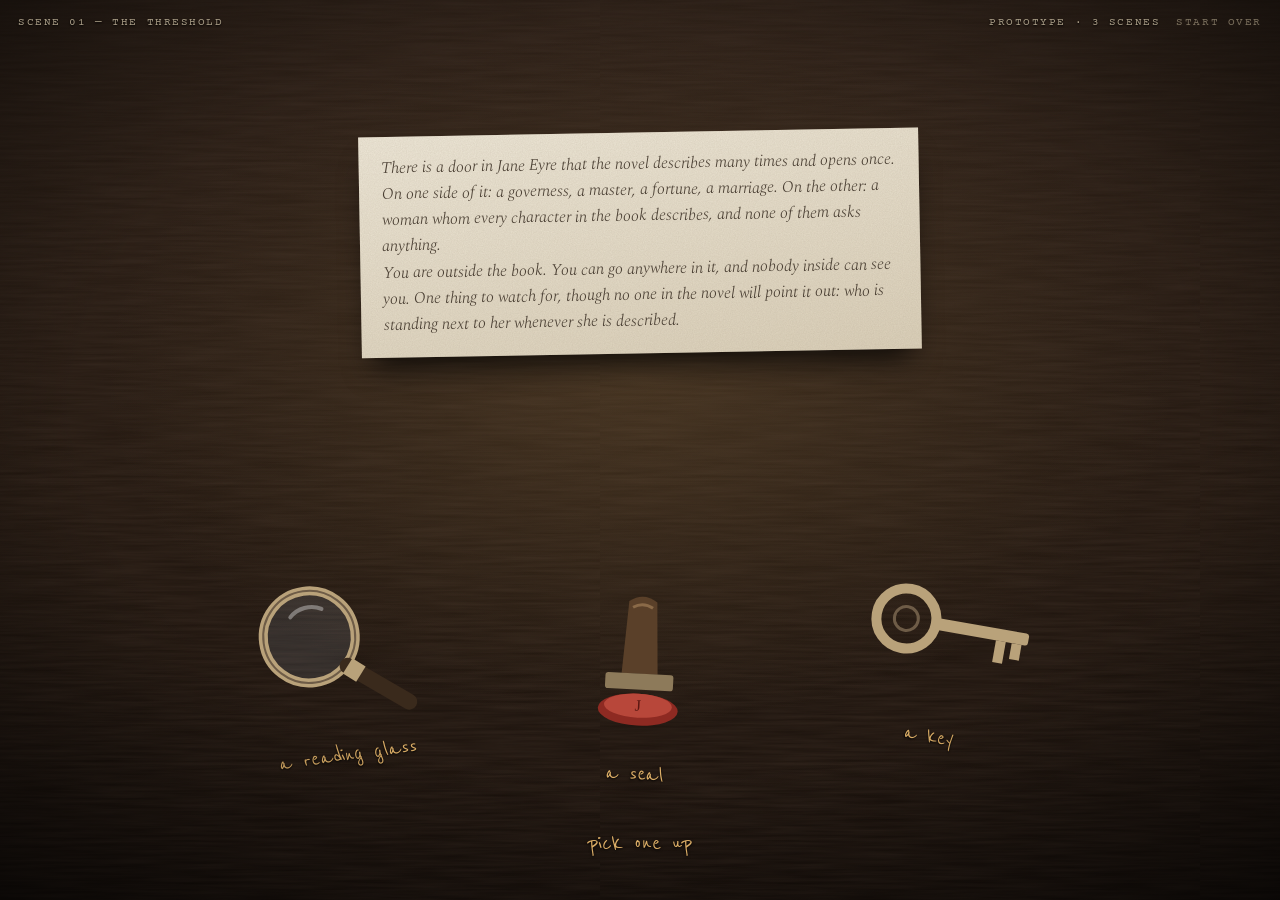
<file: drafts/hearing-table.html>
<!doctype html>
<html lang="en">
<head>
<meta charset="utf-8">
<meta name="viewport" content="width=device-width, initial-scale=1, viewport-fit=cover">
<title>Unwriting Her Prototype</title>
<meta name="claude:viewport-fit-sides" content="cover">
<link rel="preconnect" href="https://fonts.googleapis.com">
<link rel="preconnect" href="https://fonts.gstatic.com" crossorigin>
<link rel="stylesheet" href="https://fonts.googleapis.com/css2?family=Courier+Prime:wght@400;700&family=IM+Fell+English:ital@0;1&family=Old+Standard+TT:ital,wght@0,400;0,700;1,400&family=Reenie+Beanie&family=Spectral:ital,wght@0,300;0,400;1,300;1,400&display=swap">
<style>
:root{padding-top:env(safe-area-inset-top,0px);padding-bottom:env(safe-area-inset-bottom,0px)}
[hidden]{display:none!important}

/* Layout: one full-screen scene at a time. The book's words live on paper you pick up from the table;
   the table, the candle and the stamps are how you act on them. A single candlelit look, chosen on purpose. */
:root {
  --night: #0f0c0a;        /* the room */
  --oak: #241913;          /* the table */
  --vellum: #ebe2d1;       /* light text on dark */
  --faded: #ab9f88;
  --dim: #7d725f;
  --tallow: #dcae67;       /* candlelight, marks, focus */
  --glass: #aac3db;        /* the reader's own hand, and mirrors */
  --wax: #b8473a;          /* seals, stamps, strike-throughs */
  --paper: #e8dfca;        /* letters */
  --paper-2: #f2ebdb;      /* typed slips */
  --ink: #2a211a;          /* writing on paper */
  --ink-soft: #6b5d48;

  --f-display: 'IM Fell English', 'Iowan Old Style', Georgia, serif;
  --f-text: 'Old Standard TT', 'Bodoni 72', Georgia, serif;
  --f-voice: 'Spectral', Georgia, serif;
  --f-label: 'Courier Prime', 'Courier New', monospace;
  --f-hand: 'Reenie Beanie', 'Bradley Hand', 'Segoe Print', cursive;

  --noise: url("data:image/svg+xml;utf8,<svg xmlns='http://www.w3.org/2000/svg' width='180' height='180'><filter id='n'><feTurbulence type='fractalNoise' baseFrequency='.85' numOctaves='3' stitchTiles='stitch'/><feColorMatrix values='0 0 0 0 .32 0 0 0 0 .26 0 0 0 0 .18 0 0 0 .2 0'/></filter><rect width='100%' height='100%' filter='url(%23n)'/></svg>");
  --grain: url("data:image/svg+xml;utf8,<svg xmlns='http://www.w3.org/2000/svg' width='600' height='600'><filter id='g'><feTurbulence type='fractalNoise' baseFrequency='.012 .32' numOctaves='3' seed='4' stitchTiles='stitch'/><feColorMatrix values='0 0 0 0 .05 0 0 0 0 .03 0 0 0 0 .02 0 0 0 .55 0'/></filter><rect width='100%' height='100%' filter='url(%23g)'/></svg>");
  color-scheme: dark;
}
* { box-sizing: border-box; }
html, body { height: 100%; }
html { background: var(--night); }
body { margin: 0; background: var(--night); color: var(--vellum); font-family: var(--f-voice); font-size: 16px; line-height: 1.6; overflow: hidden; -webkit-font-smoothing: antialiased; }
button { font: inherit; color: inherit; }
:focus-visible { outline: 2px solid var(--tallow); outline-offset: 3px; }
em { font-style: italic; }
#app { position: relative; height: 100%; overflow: hidden; }

/* ------------------------------------------------ heads-up labels, as in a film slate */
.hud { position: absolute; z-index: 30; top: 0; left: 0; right: 0; display: flex; justify-content: space-between; align-items: center; gap: 1rem; padding-block: 0.9rem; padding-left: max(18px, env(safe-area-inset-left, 0px)); padding-right: max(18px, env(safe-area-inset-right, 0px)); pointer-events: none; }
.hud > * { pointer-events: auto; }
.hud-l, .hud-r { font-family: var(--f-label); font-size: 0.7rem; letter-spacing: 0.14em; text-transform: uppercase; color: var(--faded); text-shadow: 0 1px 2px #000; }
.hud-r { display: flex; gap: 1rem; align-items: center; font-variant-numeric: tabular-nums; }
.hud-btn { appearance: none; border: 0; background: none; padding: 0; cursor: pointer; font: inherit; letter-spacing: inherit; text-transform: inherit; color: var(--dim); }
.hud-btn:hover { color: var(--tallow); }
.hint { position: absolute; z-index: 30; left: 50%; bottom: max(14px, env(safe-area-inset-bottom, 0px)); transform: translateX(-50%); width: max-content; max-width: calc(100% - 36px); text-align: center; font-family: var(--f-hand); font-size: clamp(1.35rem, 2.6vw, 1.7rem); line-height: 1.1; color: var(--tallow); text-shadow: 0 1px 3px #000; pointer-events: none; transition: opacity .5s; }
.hint.fresh { animation: hintIn 1.2s ease both; }
@keyframes hintIn { from { opacity: 0; transform: translate(-50%, 6px); } to { opacity: 1; transform: translate(-50%, 0); } }

/* ------------------------------------------------ surfaces */
.tabletop { position: absolute; inset: 0; overflow: hidden;
  background:
    radial-gradient(ellipse 60% 55% at 50% 42%, rgba(220, 174, 103, 0.16), transparent 70%),
    var(--grain),
    linear-gradient(180deg, #2c1f16 0%, #22170f 55%, #170f0a 100%);
  background-size: auto, 600px 600px, auto; }
.tabletop::after { content: ""; position: absolute; inset: 0; pointer-events: none; background: radial-gradient(ellipse 80% 75% at 50% 45%, transparent 55%, rgba(0, 0, 0, 0.75) 100%); }
.paper { background-color: var(--paper); background-image: var(--noise), linear-gradient(170deg, rgba(255, 255, 255, 0.25), rgba(120, 95, 60, 0.12)); color: var(--ink); }

/* ------------------------------------------------ objects on the table */
.obj { position: absolute; left: var(--x); top: var(--y); transform: translate(-50%, -50%) rotate(var(--r, 0deg)); transition: transform .35s cubic-bezier(.2, .7, .2, 1), filter .35s, opacity .35s; }
@media (max-aspect-ratio: 1/1) { .obj { left: var(--px, var(--x)); top: var(--py, var(--y)); transform: translate(-50%, -50%) rotate(var(--pr, var(--r, 0deg))); } }
.obj.live { cursor: pointer; }
.obj.live:hover, .obj.live:focus-visible { transform: translate(-50%, -54%) rotate(var(--r, 0deg)) scale(1.04); filter: drop-shadow(0 0 18px rgba(220, 174, 103, 0.35)); }
@media (max-aspect-ratio: 1/1) { .obj.live:hover, .obj.live:focus-visible { transform: translate(-50%, -54%) rotate(var(--pr, var(--r, 0deg))) scale(1.04); } }
.obj.dead { opacity: 0.38; filter: grayscale(0.6); cursor: not-allowed; }
.obj.beckon::after { content: ""; position: absolute; inset: -14px; border-radius: 12px; box-shadow: 0 0 0 1px rgba(220, 174, 103, 0.45), 0 0 28px rgba(220, 174, 103, 0.35); animation: beckon 2.4s ease-in-out infinite; pointer-events: none; }
@keyframes beckon { 0%, 100% { opacity: 0.2; } 50% { opacity: 1; } }
.tag { position: absolute; left: 50%; top: calc(100% + 8px); transform: translateX(-50%); white-space: nowrap; font-family: var(--f-hand); font-size: 1.35rem; line-height: 1; color: var(--tallow); text-shadow: 0 1px 2px #000; pointer-events: none; }

/* envelopes */
.env { width: clamp(132px, 15vw, 196px); aspect-ratio: 1.55; perspective: 700px; }
@media (max-aspect-ratio: 1/1) { .env { width: clamp(128px, 38vw, 176px); } }
.env-body { position: absolute; inset: 0; border-radius: 3px; box-shadow: 0 14px 22px -6px rgba(0, 0, 0, 0.7), 0 2px 3px rgba(0, 0, 0, 0.5); overflow: hidden; }
.env-body::before { content: ""; position: absolute; inset: 0; background: linear-gradient(155deg, transparent 49.6%, rgba(90, 70, 45, 0.28) 50%, transparent 50.6%), linear-gradient(25deg, transparent 49.6%, rgba(90, 70, 45, 0.28) 50%, transparent 50.6%); }
.env-flap { position: absolute; left: 0; right: 0; top: 0; height: 62%; transform-origin: top; transition: transform .6s cubic-bezier(.4, 0, .2, 1); clip-path: polygon(0 0, 100% 0, 50% 100%); background-color: #d6c8aa; background-image: var(--noise), linear-gradient(180deg, rgba(255, 255, 255, 0.18), rgba(80, 60, 40, 0.18)); filter: drop-shadow(0 2px 2px rgba(0, 0, 0, 0.3)); z-index: 2; }
.env.open .env-flap { transform: rotateX(180deg); }
.env-peek { position: absolute; left: 9%; right: 9%; top: 6%; height: 70%; border-radius: 2px; box-shadow: 0 -2px 6px rgba(0, 0, 0, 0.25); transform: translateY(0); transition: transform .6s .2s cubic-bezier(.2, .7, .2, 1); z-index: 1; }
.env-peek::after { content: ""; position: absolute; left: 14%; right: 14%; top: 18%; height: 40%; background: repeating-linear-gradient(180deg, rgba(42, 33, 26, 0.35) 0 1px, transparent 1px 7px); }
.env.open .env-peek { transform: translateY(-34%); }
.env-front { position: absolute; inset: 0; z-index: 3; pointer-events: none; }
.env-name { position: absolute; left: 10%; bottom: 13%; font-family: var(--f-hand); font-size: clamp(1.2rem, 1.7vw, 1.5rem); line-height: 1; color: #2b2520; }
.env-rel { position: absolute; left: 10%; bottom: 5%; font-family: var(--f-label); font-size: 0.56rem; letter-spacing: 0.12em; text-transform: uppercase; color: #6b5d48; }
.seal { position: absolute; left: 50%; top: 56%; width: 23%; aspect-ratio: 1; transform: translate(-50%, -50%); border-radius: 50% 46% 52% 48%; background: radial-gradient(circle at 38% 34%, #d0685a, #8e2a22 45%, #5a1712 100%); box-shadow: 0 2px 3px rgba(0, 0, 0, 0.5), inset 0 0 0 3px rgba(0, 0, 0, 0.12); display: grid; place-items: center; font-family: var(--f-display); font-size: clamp(0.9rem, 1.3vw, 1.2rem); color: rgba(40, 8, 6, 0.75); text-shadow: 0 1px 0 rgba(255, 180, 160, 0.3); z-index: 4; transition: transform .5s, opacity .5s .3s; }
.env.night .seal { background: radial-gradient(circle at 38% 34%, #5a5650, #23201d 50%, #0e0c0b 100%); color: rgba(200, 190, 170, 0.5); }
.env.open .seal { transform: translate(-50%, -150%) rotate(-25deg) scale(0.8); opacity: 0; }
.env-stamp { position: absolute; z-index: 5; right: 6%; top: 10%; padding: 0.1rem 0.4rem; border: 2px solid var(--wax); color: var(--wax); font-family: var(--f-label); font-weight: 700; font-size: 0.66rem; letter-spacing: 0.14em; transform: rotate(-9deg); opacity: 0.85; mix-blend-mode: multiply; }
.env-note { position: absolute; z-index: 5; right: 7%; top: 8%; font-family: var(--f-hand); font-size: 1.2rem; color: #3d5a78; transform: rotate(4deg); }

/* the judge's candle */
.candle { width: 54px; height: 190px; }
.candle .stick { position: absolute; left: 50%; bottom: 16px; width: 26px; height: calc(var(--h, 1) * 120px + 8px); transform: translateX(-50%); border-radius: 4px 4px 2px 2px; background: linear-gradient(90deg, #cfc2a6, #efe6d2 40%, #bdb096); transition: height 1.2s ease; }
.candle .stick::before { content: ""; position: absolute; left: 4px; top: -2px; width: 7px; height: 22px; border-radius: 0 0 4px 4px; background: #e6dcc6; }
.candle .dish { position: absolute; left: 50%; bottom: 4px; width: 62px; height: 16px; transform: translateX(-50%); border-radius: 50%; background: radial-gradient(ellipse at 50% 30%, #8d7a5a, #4a3d2c 70%); box-shadow: 0 4px 8px rgba(0, 0, 0, 0.6); }
.candle .flame { position: absolute; left: 50%; bottom: calc(16px + var(--h, 1) * 120px + 10px); width: 13px; height: 30px; transform: translateX(-50%); border-radius: 50% 50% 45% 45% / 60% 60% 40% 40%; background: radial-gradient(ellipse at 50% 75%, #fff6dc 0 18%, #f6c56f 45%, rgba(220, 174, 103, 0) 75%); filter: blur(0.3px); animation: flick 2.2s ease-in-out infinite; transition: bottom 1.2s ease; }
.candle .halo { position: absolute; left: 50%; bottom: calc(16px + var(--h, 1) * 120px - 60px); width: 260px; height: 260px; transform: translateX(-50%); border-radius: 50%; background: radial-gradient(circle, rgba(246, 197, 111, 0.28), transparent 65%); pointer-events: none; animation: flick 3s ease-in-out infinite; transition: bottom 1.2s ease; }
.candle.out .flame, .candle.out .halo { display: none; }
.candle .smoke { display: none; position: absolute; left: 50%; bottom: calc(16px + var(--h, 0) * 120px + 8px); width: 2px; height: 60px; background: linear-gradient(0deg, rgba(180, 170, 150, 0.5), transparent); filter: blur(1.5px); animation: smoke 3s ease-in-out infinite; }
.candle.out .smoke { display: block; }
@keyframes flick { 0%, 100% { transform: translateX(-50%) scale(1); opacity: 1; } 30% { transform: translateX(-52%) scale(0.94, 1.04); opacity: 0.85; } 60% { transform: translateX(-48%) scale(1.03, 0.97); opacity: 0.95; } }
@keyframes smoke { 0% { opacity: 0; transform: translateX(-50%) translateY(0) scaleX(1); } 40% { opacity: 0.7; } 100% { opacity: 0; transform: translateX(-30%) translateY(-30px) scaleX(3); } }

/* the reader's red pencil, the rescuer's key */
.pencil-obj { width: 170px; height: 14px; border-radius: 2px 7px 7px 2px; background: linear-gradient(180deg, #c9483b, #9b3026 60%, #7d241c); box-shadow: 0 8px 10px -4px rgba(0, 0, 0, 0.7); }
.pencil-obj::before { content: ""; position: absolute; left: -26px; top: 0; width: 26px; height: 14px; background: linear-gradient(180deg, #e3c9a0, #c3a57a); clip-path: polygon(100% 0, 100% 100%, 0 55%, 0 45%); }
.pencil-obj::after { content: ""; position: absolute; left: -26px; top: 5px; width: 8px; height: 4px; background: #8b2a20; clip-path: polygon(100% 0, 100% 100%, 0 50%); }
.key-obj { width: 120px; height: 46px; }
.key-obj svg, .tool svg { width: 100%; height: 100%; overflow: visible; }

/* the covered portrait */
.portrait { width: clamp(110px, 11vw, 150px); aspect-ratio: 0.8; }
@media (max-aspect-ratio: 1/1) { .portrait { width: clamp(80px, 22vw, 120px); } }
.portrait .frame { position: absolute; inset: 0; border: 10px solid #3a2a1c; border-image: linear-gradient(135deg, #5a4430, #2a1d13 50%, #4a3826) 1; background: #0d0a08; box-shadow: 0 16px 24px -8px rgba(0, 0, 0, 0.8); }
.portrait .cloth { position: absolute; left: -8%; right: -8%; top: -6%; bottom: -14%; transform-origin: top center; background-color: #3b3128; background-image: var(--noise), repeating-linear-gradient(92deg, rgba(0, 0, 0, 0.32) 0 6px, rgba(255, 255, 255, 0.04) 6px 11px, rgba(0, 0, 0, 0.12) 11px 19px); clip-path: polygon(0 0, 100% 0, 100% 86%, 88% 94%, 74% 88%, 60% 97%, 44% 90%, 30% 99%, 16% 91%, 0 97%); box-shadow: inset 0 18px 20px rgba(0, 0, 0, 0.35); }
.portrait.shiver .cloth { animation: shiver 0.9s ease; }
@keyframes shiver { 0%, 100% { transform: skewX(0); } 25% { transform: skewX(2deg) translateY(-2px); } 60% { transform: skewX(-1.5deg); } }

/* the ledger, the summons */
.ledger { width: clamp(140px, 13vw, 180px); aspect-ratio: 0.72; border-radius: 3px 8px 8px 3px; background: radial-gradient(ellipse at 40% 30%, #4a2e22, #2a1812 70%); box-shadow: 0 16px 20px -8px rgba(0, 0, 0, 0.8), inset 6px 0 0 #1d100c; }
.ledger::before { content: ""; position: absolute; inset: 10px 10px 10px 16px; border: 1px solid rgba(220, 174, 103, 0.5); }
.ledger span { position: absolute; left: 50%; top: 38%; transform: translateX(-50%); font-family: var(--f-label); font-size: 0.7rem; letter-spacing: 0.24em; color: rgba(220, 174, 103, 0.85); }
@media (max-aspect-ratio: 1/1) { .ledger { width: clamp(100px, 26vw, 130px); } }
.summons { width: clamp(150px, 15vw, 200px); aspect-ratio: 1.3; padding: 0.7rem 0.8rem; box-shadow: 0 12px 16px -6px rgba(0, 0, 0, 0.7); font-family: var(--f-text); font-size: 0.62rem; line-height: 1.4; overflow: hidden; }
.summons b { display: block; margin-bottom: 0.3rem; font-family: var(--f-label); font-size: 0.5rem; letter-spacing: 0.12em; color: #8a3b2f; }

/* ------------------------------------------------ threshold: three things on a desk */
.tool { width: clamp(120px, 16vw, 200px); aspect-ratio: 1.2; }
.tool .tag { font-size: 1.6rem; }
.tool.chosen { transform: translate(-50%, -62%) rotate(var(--r, 0deg)) scale(1.1); filter: drop-shadow(0 0 22px rgba(220, 174, 103, 0.5)); }
.tool.unchosen { opacity: 0.35; }

/* ------------------------------------------------ the reading desk: a sheet you hold */
.overlay { position: fixed; inset: 0; z-index: 50; overflow-y: auto; overscroll-behavior: contain; background: rgba(8, 6, 5, 0.78); -webkit-backdrop-filter: blur(4px); backdrop-filter: blur(4px); animation: fadeIn .35s ease both; }
@keyframes fadeIn { from { opacity: 0; } to { opacity: 1; } }
.overlay.closing { animation: fadeOut .3s ease forwards; }
@keyframes fadeOut { to { opacity: 0; } }
.desk { min-height: 100%; display: flex; justify-content: center; align-items: flex-start; gap: 1.6rem; padding-block: 4.2rem 6rem; padding-left: max(16px, env(safe-area-inset-left, 0px)); padding-right: max(16px, env(safe-area-inset-right, 0px)); }
.sheet { position: relative; width: min(640px, 100%); min-height: 60vh; padding: 2.6rem clamp(1.2rem, 4.5vw, 3rem) 3rem; border-radius: 2px; box-shadow: 0 30px 60px -20px rgba(0, 0, 0, 0.9), 0 2px 4px rgba(0, 0, 0, 0.4); transform: rotate(-0.35deg); animation: sheetIn .7s cubic-bezier(.2, .7, .2, 1) both; }
.sheet.turn-out { animation: sheetOut .45s ease forwards; }
@keyframes sheetIn { from { opacity: 0; transform: translateY(40px) rotate(1.5deg); } to { opacity: 1; transform: rotate(-0.35deg); } }
@keyframes sheetOut { to { opacity: 0; transform: translateX(-60px) rotate(-4deg); } }
.sheet::before { content: ""; position: absolute; left: 2.2rem; top: 0; bottom: 0; width: 1px; background: rgba(184, 71, 58, 0.25); }
.sheet-close { position: absolute; top: 0.6rem; right: 0.8rem; appearance: none; border: 0; background: none; cursor: pointer; font-family: var(--f-label); font-size: 0.7rem; letter-spacing: 0.12em; text-transform: uppercase; color: var(--ink-soft); }
.sheet-close:hover { color: #8a3b2f; }
.sheet-head { margin: 0 0 1.6rem; display: grid; gap: 0.2rem; }
.sheet-kicker { margin: 0; font-family: var(--f-label); font-size: 0.66rem; letter-spacing: 0.16em; text-transform: uppercase; color: #8a3b2f; }
.sheet-title { margin: 0; font-family: var(--f-display); font-weight: 400; font-size: clamp(1.8rem, 4vw, 2.4rem); line-height: 1.05; text-wrap: balance; }
.sheet-cite { margin: 0; font-family: var(--f-text); font-style: italic; color: var(--ink-soft); }
.staged { margin: 0.6rem 0 0; padding: 0.35rem 0.6rem; border: 1px dashed rgba(138, 59, 47, 0.6); font-family: var(--f-label); font-size: 0.66rem; color: #8a3b2f; }
.sheet-body { display: grid; gap: 1.1rem; }
.nar { margin: 0; font-family: var(--f-voice); font-style: italic; font-weight: 300; font-size: 1.02rem; line-height: 1.6; color: #4a3f33; }
.nar p, .q blockquote p, .slip-body p { margin: 0; }
.nar p + p, .q blockquote p + p, .slip-body p + p { margin-top: 0.7em; }
.subh { margin: 0.6rem 0 0; font-family: var(--f-label); font-size: 0.72rem; letter-spacing: 0.14em; text-transform: uppercase; color: var(--ink-soft); }
.q { margin: 0; }
.cap { display: flex; flex-wrap: wrap; gap: 0.2rem 0.8rem; margin: 0 0 0.3rem; font-family: var(--f-label); font-size: 0.64rem; letter-spacing: 0.1em; text-transform: uppercase; color: #8a7a62; }
.cap .t { color: #8a3b2f; }
.q blockquote { margin: 0; font-family: var(--f-text); font-size: 1.14rem; line-height: 1.62; color: var(--ink); }
.q.doc blockquote { padding: 0.9rem 1rem; border: 1px solid rgba(90, 74, 55, 0.4); background: repeating-linear-gradient(180deg, transparent 0 1.82rem, rgba(90, 74, 55, 0.14) 1.82rem 1.86rem); font-family: var(--f-label); font-size: 0.98rem; line-height: 1.86rem; }
.q.mirror blockquote { cursor: pointer; padding: 0.8rem 1rem; background: linear-gradient(100deg, #0d1014, #1b232c 45%, #0d1014); border-radius: 3px; color: var(--glass); }
.q.mirror .mir { display: inline-block; transform: scaleX(-1); transition: transform .9s cubic-bezier(.6, 0, .2, 1); }
.q.mirror.turned .mir { transform: none; }
.clue { border-bottom: 1px dotted #8a3b2f; cursor: pointer; transition: background .2s; -webkit-box-decoration-break: clone; box-decoration-break: clone; }
.clue:hover, .clue.on { background: rgba(138, 59, 47, 0.12); }
.clue.seen { border-bottom-style: solid; border-bottom-color: rgba(138, 59, 47, 0.5); }
.q.mirror .clue { border-bottom-color: var(--glass); }

/* typed slips clipped to the page: notes, critics, reflections */
.slips { display: grid; gap: 0.7rem; }
.slips:empty { display: none; }
.slip { position: relative; margin-right: clamp(-2.4rem, -3vw, 0rem); margin-left: 1.2rem; padding: 0.85rem 1rem 0.9rem; background-color: var(--paper-2); background-image: var(--noise); box-shadow: 0 8px 14px -6px rgba(0, 0, 0, 0.45); transform: rotate(var(--sr, 0.6deg)); animation: slipIn .5s cubic-bezier(.2, .7, .2, 1) both; font-size: 0.98rem; line-height: 1.55; color: var(--ink); }
@keyframes slipIn { from { opacity: 0; transform: translateX(16px) rotate(2deg); } to { opacity: 1; transform: rotate(var(--sr, 0.6deg)); } }
.slip::before { content: ""; position: absolute; left: 1.2rem; top: -10px; width: 14px; height: 30px; border: 2px solid #8d8a84; border-radius: 8px; border-bottom-color: transparent; }
.slip-cap { display: flex; flex-wrap: wrap; gap: 0.2rem 0.8rem; margin: 0 1.4rem 0.35rem 0; font-family: var(--f-label); font-size: 0.62rem; letter-spacing: 0.1em; text-transform: uppercase; color: #8a7a62; }
.slip-x { position: absolute; top: 0.3rem; right: 0.5rem; appearance: none; border: 0; background: none; cursor: pointer; color: #8a7a62; font-size: 1.1rem; line-height: 1; }
.tier { font-weight: 700; }
.tier[data-tier="annotation"] { color: #6b5d48; }
.tier[data-tier="context"] { color: #7a5a1f; }
.tier[data-tier="criticism"] { color: #2a211a; }
.tier[data-tier="conjecture"] { color: #8a3b2f; }
.tier[data-tier="margin"] { color: #3d5a78; }
.tier[data-tier="text"] { color: #8a3b2f; }
.slip[data-tier="conjecture"] { background: transparent; border: 1px dashed rgba(138, 59, 47, 0.6); box-shadow: none; }
.slip[data-tier="conjecture"]::before { display: none; }
.glass { position: relative; padding: 0.8rem 0.95rem; border-radius: 3px; background: linear-gradient(115deg, #0c0f13, #1b232c 45%, #0c0f13); color: var(--vellum); box-shadow: 0 10px 18px -8px rgba(0, 0, 0, 0.6); }
.glass-cap { display: flex; justify-content: space-between; gap: 0.8rem; margin: 0 0 0.5rem; font-family: var(--f-label); font-size: 0.6rem; letter-spacing: 0.12em; text-transform: uppercase; color: var(--glass); }
.panes { display: grid; grid-template-columns: minmax(0, 1fr) 1px minmax(0, 1fr); gap: 0.8rem; }
.pane { display: grid; gap: 0.1rem; min-width: 0; }
.pane.her { text-align: right; }
.pane-k { font-family: var(--f-label); font-size: 0.6rem; letter-spacing: 0.1em; text-transform: uppercase; color: var(--dim); }
.pane-t { font-family: var(--f-text); font-size: 0.98rem; line-height: 1.35; }
.pane.her .pane-t { font-style: italic; color: var(--faded); }
.panes i { background: linear-gradient(180deg, transparent, var(--glass), transparent); opacity: 0.7; }

/* the reading: a question on the page, stamped with an answer */
.reading { position: relative; display: grid; gap: 0.6rem; margin-top: 0.6rem; padding-top: 1rem; border-top: 1px dashed rgba(90, 74, 55, 0.4); }
.reading-q { margin: 0; font-family: var(--f-display); font-size: 1.35rem; line-height: 1.25; text-wrap: balance; }
.legend { list-style: none; margin: 0; padding: 0; display: grid; gap: 0.25rem; }
.legend button { appearance: none; display: grid; grid-template-columns: 11.5rem minmax(0, 1fr); gap: 0.8rem; width: 100%; padding: 0.35rem 0.4rem; border: 0; border-radius: 2px; background: none; text-align: left; cursor: pointer; color: var(--ink); }
.legend button:hover { background: rgba(138, 59, 47, 0.08); }
.legend .lk { font-family: var(--f-label); font-weight: 700; font-size: 0.72rem; letter-spacing: 0.1em; text-transform: uppercase; color: #8a3b2f; padding-top: 0.2rem; }
.legend .ls { font-size: 0.95rem; color: #4a3f33; }
.imprint { position: absolute; z-index: 3; font-size: 0.9rem; padding: 0.3rem 0.7rem; border: 3px double #a3352a; border-radius: 3px; color: #a3352a; font-family: var(--f-label); font-weight: 700; font-size: 0.95rem; letter-spacing: 0.14em; text-transform: uppercase; white-space: nowrap; transform: translate(-50%, -50%) rotate(var(--ir, -8deg)); mix-blend-mode: multiply; opacity: 0.72; -webkit-mask-image: var(--noise), linear-gradient(#000, #000); mask-image: linear-gradient(#000, #000); animation: thump .35s cubic-bezier(.3, 1.6, .5, 1) both; pointer-events: none; }
.imprint.blue { border-color: #3d5a78; color: #3d5a78; }
@keyframes thump { from { opacity: 0; transform: translate(-50%, -50%) rotate(var(--ir, -8deg)) scale(1.5); } to { opacity: 0.72; transform: translate(-50%, -50%) rotate(var(--ir, -8deg)) scale(1); } }

/* the tool rail beside the sheet: rubber stamps, the pencil */
.rail { position: sticky; top: 4.2rem; display: flex; flex-direction: column; gap: 0.9rem; align-items: center; width: 7.5rem; padding-top: 2rem; }
.rail-label { margin: 0; font-family: var(--f-hand); font-size: 1.3rem; line-height: 1.05; color: var(--tallow); text-align: center; }
.stamp { appearance: none; position: relative; width: 6.6rem; height: 4.4rem; border: 0; background: none; cursor: grab; touch-action: none; }
.stamp .handle { position: absolute; left: 50%; top: 0; width: 1.6rem; height: 2.3rem; transform: translateX(-50%); border-radius: 0.8rem 0.8rem 0.3rem 0.3rem; background: radial-gradient(ellipse at 35% 30%, #8a6a48, #4a3423 70%); box-shadow: 0 3px 4px rgba(0, 0, 0, 0.5); }
.stamp .base { position: absolute; left: 0; right: 0; bottom: 0; height: 2.1rem; border-radius: 3px; background: linear-gradient(180deg, #6b4c33, #3e2a1b); box-shadow: 0 6px 10px -4px rgba(0, 0, 0, 0.8); display: grid; place-items: center; padding: 0 0.3rem; }
.stamp .base b { font-family: var(--f-label); font-size: 0.56rem; line-height: 1.1; letter-spacing: 0.08em; color: #e8b0a4; text-align: center; }
.stamp:hover .handle, .stamp:focus-visible .handle { background: radial-gradient(ellipse at 35% 30%, #b08a5c, #5a4029 70%); }
.ghost-stamp { position: fixed; z-index: 90; pointer-events: none; transform: translate(-50%, -80%) rotate(-6deg); filter: drop-shadow(0 18px 14px rgba(0, 0, 0, 0.6)); }
.pencil-tool { appearance: none; width: 6rem; height: 2.2rem; border: 1px solid rgba(220, 174, 103, 0.3); border-radius: 3px; background: none; cursor: pointer; display: grid; place-items: center; }
.pencil-tool i { position: relative; display: block; width: 4.4rem; height: 9px; border-radius: 1px 5px 5px 1px; background: linear-gradient(180deg, #c9483b, #8b2a20); }
.pencil-tool i::before { content: ""; position: absolute; left: -14px; top: 0; width: 14px; height: 9px; background: #d8bf95; clip-path: polygon(100% 0, 100% 100%, 0 50%); }
.pencil-tool[aria-pressed="true"] { border-color: var(--tallow); background: rgba(220, 174, 103, 0.12); }
.sheet canvas.marks { position: absolute; inset: 0; z-index: 4; pointer-events: none; }
.sheet.drawing canvas.marks { pointer-events: auto; cursor: crosshair; touch-action: none; }

/* page turning and the end of a letter */
.sheet-foot { display: flex; justify-content: space-between; align-items: center; gap: 1rem; margin-top: 2.2rem; padding-top: 0.8rem; border-top: 1px solid rgba(90, 74, 55, 0.3); }
.pg { font-family: var(--f-label); font-size: 0.68rem; letter-spacing: 0.1em; color: #8a7a62; font-variant-numeric: tabular-nums; }
.turn { appearance: none; border: 0; background: none; cursor: pointer; font-family: var(--f-hand); font-size: 1.55rem; line-height: 1; color: #8a3b2f; }
.turn:disabled { opacity: 0.35; cursor: default; }
.turn:not(:disabled):hover { color: var(--ink); }
.dogear { position: absolute; right: 0; bottom: 0; width: 46px; height: 46px; border: 0; padding: 0; cursor: pointer; background: linear-gradient(135deg, transparent 50%, #cfc3a8 50%, #b9ab8c); box-shadow: -3px -3px 6px rgba(0, 0, 0, 0.15); }
.dogear:hover { width: 60px; height: 60px; }
.dogear:disabled { display: none; }
.wait { margin: 0; font-family: var(--f-hand); font-size: 1.35rem; color: #8a3b2f; }

/* cards to choose by hand: questions, names, findings, nights */
.cards { display: grid; gap: 0.7rem; margin-top: 0.4rem; }
.card { appearance: none; position: relative; display: grid; gap: 0.15rem; text-align: left; padding: 0.8rem 1rem 0.85rem; border: 1px solid rgba(90, 74, 55, 0.35); border-radius: 2px; background-color: #f5efe1; background-image: var(--noise); box-shadow: 0 6px 10px -6px rgba(0, 0, 0, 0.5); cursor: pointer; color: var(--ink); transform: rotate(var(--cr, 0deg)); transition: transform .25s, box-shadow .25s; }
.card:hover, .card:focus-visible { transform: rotate(0deg) translateY(-2px); box-shadow: 0 12px 16px -8px rgba(0, 0, 0, 0.55); }
.card .cl { font-family: var(--f-display); font-size: 1.2rem; line-height: 1.25; }
.card .cs { font-size: 0.92rem; color: #5a4d3c; }
.card.locked { cursor: not-allowed; opacity: 0.55; }
.card.locked .cl { text-decoration: line-through; text-decoration-color: #a3352a; }
.card.locked .cs { font-family: var(--f-label); font-size: 0.74rem; }
.card.on { border-color: #8a3b2f; box-shadow: 0 0 0 2px rgba(138, 59, 47, 0.35); }
.check { display: grid; gap: 0.5rem; padding: 0.9rem 1rem; border: 1px dashed #3d5a78; position: relative; }
.check-k { margin: 0; font-family: var(--f-label); font-size: 0.62rem; letter-spacing: 0.12em; text-transform: uppercase; color: #3d5a78; }
.check-c { margin: 0; font-family: var(--f-text); font-size: 1.05rem; }
.check-row { display: flex; flex-wrap: wrap; gap: 0.5rem; }
.mini { appearance: none; padding: 0.3rem 0.7rem; border: 2px solid #3d5a78; border-radius: 2px; background: none; cursor: pointer; font-family: var(--f-label); font-weight: 700; font-size: 0.68rem; letter-spacing: 0.1em; text-transform: uppercase; color: #3d5a78; }
.mini:hover { background: rgba(61, 90, 120, 0.1); }
.btn { appearance: none; padding: 0.6rem 1.1rem; border: 1px solid #8a3b2f; border-radius: 2px; background: none; cursor: pointer; font-family: var(--f-label); font-size: 0.78rem; letter-spacing: 0.1em; text-transform: uppercase; color: #8a3b2f; }
.btn:hover { background: rgba(138, 59, 47, 0.08); }
.btn:disabled { opacity: 0.4; cursor: default; }
.btn.dark { border-color: var(--tallow); color: var(--tallow); }
.btn.dark:hover { background: rgba(220, 174, 103, 0.12); }
.plain { margin: 0; padding-left: 1.2rem; display: grid; gap: 0.4rem; font-family: var(--f-text); }
.acts { list-style: none; margin: 0; padding: 0; display: grid; gap: 0.6rem; }
.acts li { display: grid; grid-template-columns: 7rem minmax(0, 1fr); gap: 0.8rem; padding-bottom: 0.6rem; border-bottom: 1px dotted rgba(90, 74, 55, 0.4); }
.acts .ch { font-family: var(--f-label); font-size: 0.66rem; letter-spacing: 0.1em; text-transform: uppercase; color: #8a3b2f; padding-top: 0.2rem; }
.acts .gone { text-decoration: line-through; text-decoration-color: #a3352a; color: #8a7a62; }
.cite-list { display: grid; gap: 0.4rem; max-height: 18rem; overflow-y: auto; padding: 0.2rem; }
.cite { appearance: none; display: grid; gap: 0.1rem; text-align: left; padding: 0.5rem 0.7rem; border: 1px solid rgba(90, 74, 55, 0.3); background: rgba(255, 255, 255, 0.35); cursor: pointer; color: var(--ink); }
.cite.on { border-color: #8a3b2f; background: rgba(138, 59, 47, 0.08); }
.cite small { font-family: var(--f-label); font-size: 0.6rem; letter-spacing: 0.08em; text-transform: uppercase; color: #8a7a62; }
.cite span { font-family: var(--f-text); font-size: 0.92rem; line-height: 1.4; }

/* ------------------------------------------------ the room without a window */
.room { position: absolute; inset: 0; background: #050404; touch-action: none; }
.room .art, .room .art svg { position: absolute; inset: 0; width: 100%; height: 100%; display: block; }
.room svg .obj, .room svg .obj:hover { transform: none !important; transition: none; filter: none; position: static; }
.room .art svg { filter: brightness(1.9) contrast(1.05) saturate(0.9); }
.warm { position: absolute; z-index: 5; border-radius: 50%; transform: translate(-50%, -50%); pointer-events: none; background: radial-gradient(circle, rgba(246, 197, 111, 0.22), rgba(246, 197, 111, 0.06) 45%, transparent 70%); mix-blend-mode: screen; animation: glowflick 3s ease-in-out infinite; }
@keyframes glowflick { 0%, 100% { opacity: 1; } 35% { opacity: 0.8; } 65% { opacity: 0.93; } }
.room canvas.dark { position: absolute; inset: 0; width: 100%; height: 100%; pointer-events: none; }
.hand-candle { position: absolute; z-index: 6; width: 22px; height: 70px; transform: translate(-50%, -20%); pointer-events: none; }
.hand-candle .stick { position: absolute; left: 50%; bottom: 0; width: 16px; height: 44px; transform: translateX(-50%); border-radius: 3px; background: linear-gradient(90deg, #cfc2a6, #efe6d2 40%, #bdb096); }
.hand-candle .flame { position: absolute; left: 50%; bottom: 46px; width: 11px; height: 24px; transform: translateX(-50%); border-radius: 50% 50% 45% 45% / 60% 60% 40% 40%; background: radial-gradient(ellipse at 50% 75%, #fff6dc 0 18%, #f6c56f 45%, rgba(220, 174, 103, 0) 75%); animation: flick 2s ease-in-out infinite; }
.room .hot { cursor: pointer; }
.found { position: absolute; z-index: 20; width: min(420px, calc(100% - 32px)); padding: 1rem 1.15rem 1.1rem; box-shadow: 0 24px 40px -12px rgba(0, 0, 0, 0.9); transform: rotate(var(--fr, -1deg)); animation: slipIn .5s cubic-bezier(.2, .7, .2, 1) both; max-height: calc(100% - 120px); overflow-y: auto; }
.found .sheet-kicker { margin-bottom: 0.5rem; }
.found .q blockquote { font-size: 1.04rem; }
@media (max-width: 700px) { .found { left: 16px !important; right: 16px; top: auto !important; bottom: 72px; width: auto; max-height: 55%; } }
.tray { position: absolute; z-index: 21; max-height: 30%; overflow: hidden; left: max(18px, env(safe-area-inset-left, 0px)); top: 2.8rem; display: flex; flex-wrap: wrap; gap: 0.35rem; max-width: 46%; }
.tray button { appearance: none; padding: 0.15rem 0.5rem; border: 1px solid rgba(220, 174, 103, 0.4); border-radius: 1rem; background: rgba(15, 12, 10, 0.7); cursor: pointer; font-family: var(--f-label); font-size: 0.62rem; letter-spacing: 0.08em; text-transform: uppercase; color: var(--tallow); }
.room-acts { position: absolute; z-index: 22; right: max(18px, env(safe-area-inset-right, 0px)); bottom: 4.2rem; display: grid; gap: 0.7rem; justify-items: end; }
.blank-sheet { appearance: none; width: 9rem; aspect-ratio: 0.75; border: 0; border-radius: 2px; cursor: pointer; box-shadow: 0 18px 26px -10px rgba(0, 0, 0, 0.9); transform: rotate(-5deg); animation: slipIn .6s ease both; display: grid; place-items: end center; padding-bottom: 0.6rem; font-family: var(--f-hand); font-size: 1.25rem; color: #6b5d48; }
.blank-sheet:hover { transform: rotate(-2deg) translateY(-4px); }
.leave { appearance: none; border: 0; background: none; cursor: pointer; font-family: var(--f-hand); font-size: 1.4rem; color: var(--faded); }
.leave:hover { color: var(--tallow); }
.locked-note { max-width: 15rem; margin: 0; padding: 0.6rem 0.8rem; font-family: var(--f-label); font-size: 0.7rem; line-height: 1.5; color: var(--vellum); background: rgba(15, 12, 10, 0.85); border: 1px solid rgba(184, 71, 58, 0.6); }

/* ------------------------------------------------ her testimony: words cut out of the record */
.collage-wrap { display: grid; gap: 1rem; }
.collage { position: relative; min-height: 15rem; border: 1px solid rgba(90, 74, 55, 0.3); background: rgba(255, 255, 255, 0.35); touch-action: none; }
.collage-empty { position: absolute; inset: 0; display: grid; place-items: center; padding: 1rem; text-align: center; font-family: var(--f-hand); font-size: 1.35rem; color: #8a7a62; pointer-events: none; }
.cut { position: absolute; padding: 0.15rem 0.45rem; border-radius: 1px; cursor: grab; user-select: none; touch-action: none; box-shadow: 0 3px 4px -1px rgba(0, 0, 0, 0.35); white-space: nowrap; transform: rotate(var(--cr, 0deg)); clip-path: polygon(0 4%, 6% 0, 18% 6%, 32% 0, 47% 5%, 61% 0, 76% 6%, 90% 0, 100% 5%, 98% 52%, 100% 96%, 86% 100%, 71% 94%, 56% 100%, 40% 95%, 24% 100%, 10% 94%, 0 98%, 2% 50%); }
.cut.dragging { cursor: grabbing; z-index: 5; box-shadow: 0 10px 14px -4px rgba(0, 0, 0, 0.5); }
.scraps { display: grid; gap: 0.6rem; }
.src { display: grid; gap: 0.3rem; }
.src-k { font-family: var(--f-label); font-size: 0.6rem; letter-spacing: 0.12em; text-transform: uppercase; color: #8a7a62; }
.src-row { display: flex; flex-wrap: wrap; gap: 0.35rem; }
.src-row .cut { position: relative; }
.statement { display: flex; flex-wrap: wrap; gap: 0.8rem 0.6rem; padding: 0.6rem 0.2rem; }
.sw { display: grid; justify-items: center; gap: 0.1rem; }
.sw small { font-family: var(--f-label); font-size: 0.56rem; letter-spacing: 0.06em; text-transform: uppercase; color: #8a7a62; }
.handwrite { width: 100%; min-height: 12rem; resize: vertical; padding: 0.8rem 1rem; border: 1px solid rgba(61, 90, 120, 0.4); border-radius: 2px; background: repeating-linear-gradient(180deg, transparent 0 2.05rem, rgba(61, 90, 120, 0.18) 2.05rem 2.1rem); font-family: var(--f-display); font-style: italic; font-size: 1.3rem; line-height: 2.1rem; color: #3d5a78; }
.her-hand { margin: 0; font-family: var(--f-display); font-style: italic; font-size: 1.35rem; line-height: 1.5; color: #3d5a78; white-space: pre-wrap; overflow-wrap: anywhere; padding-left: 0.9rem; border-left: 1px solid #3d5a78; }
.blankpage { min-height: 13rem; border: 1px solid rgba(90, 74, 55, 0.3); background: rgba(255, 255, 255, 0.3); }
.tools3 { display: grid; grid-template-columns: repeat(3, minmax(0, 1fr)); gap: 0.7rem; }
.tools3 .card { justify-items: center; text-align: center; }
.tools3 svg { width: 3rem; height: 3rem; }

/* ------------------------------------------------ title cards between scenes */
.titlecard { position: fixed; inset: 0; z-index: 80; display: grid; place-content: center; justify-items: center; gap: 0.5rem; padding: 2rem; text-align: center; background: #070605; animation: fadeIn .5s ease both; cursor: pointer; }
.titlecard.out { animation: fadeOut .7s ease forwards; }
.titlecard .k { margin: 0; font-family: var(--f-label); font-size: 0.74rem; letter-spacing: 0.2em; text-transform: uppercase; color: var(--tallow); }
.titlecard .t { margin: 0; font-family: var(--f-display); font-size: clamp(2.4rem, 7vw, 4.4rem); line-height: 1; text-wrap: balance; }
.titlecard .c { margin: 0; font-family: var(--f-text); font-style: italic; color: var(--faded); }

.toast { position: fixed; z-index: 95; left: 50%; top: 3rem; transform: translate(-50%, 1rem); max-width: calc(100% - 32px); padding: 0.55rem 0.9rem; background: rgba(20, 16, 13, 0.95); border: 1px solid rgba(220, 174, 103, 0.4); font-family: var(--f-hand); font-size: 1.3rem; line-height: 1.15; color: var(--tallow); text-align: center; opacity: 0; pointer-events: none; transition: opacity .3s, transform .3s; }
.toast.show { opacity: 1; transform: translate(-50%, 0); }

@media (max-aspect-ratio: 1/1) {
  .tray { max-width: 70%; }
  .tray button { font-size: 0.56rem; padding: 0.1rem 0.4rem; }
  .candle { transform: translate(-50%, -50%) scale(0.7); }
  .hud-l, .hud-r { font-size: 0.6rem; letter-spacing: 0.08em; }
}
@media (max-width: 900px) {
  .desk { flex-direction: column; align-items: center; gap: 0.8rem; padding-bottom: 9rem; }
  .rail { pointer-events: none; }
  .rail > * { pointer-events: auto; }
  .rail .rail-label { pointer-events: none; }
  .rail { position: fixed; z-index: 60; top: auto; bottom: 0; left: 0; right: 0; width: auto; flex-direction: row; justify-content: center; flex-wrap: wrap; gap: 0.5rem; padding: 0.6rem max(12px, env(safe-area-inset-right, 0px)) max(0.6rem, env(safe-area-inset-bottom, 0px)) max(12px, env(safe-area-inset-left, 0px)); background: linear-gradient(0deg, rgba(8, 6, 5, 0.95) 70%, transparent); }
  .rail:empty { display: none; }
  .rail-label { width: 100%; font-size: 1.15rem; }
  .stamp { width: 5rem; height: 3.6rem; }
  .stamp .base { height: 1.8rem; }
  .stamp .base b { font-size: 0.5rem; }
  .slip { margin-right: 0; margin-left: 0.4rem; }
  .legend button { grid-template-columns: minmax(0, 1fr); gap: 0; }
  .tools3 { grid-template-columns: minmax(0, 1fr); }
  .acts li { grid-template-columns: minmax(0, 1fr); gap: 0.1rem; }
}
@media (prefers-reduced-motion: reduce) {
  *, *::before, *::after { animation-duration: 0.001ms !important; animation-delay: 0ms !important; transition-duration: 0.001ms !important; }
}
</style>
</head>
<body>


<div id="app"></div>

<script>
/* ---- prelude ---- */
window.UH = { stories: {}, registerStory(s) { this.story = s; this.stories[s.id] = s; }, registerShelf() {} };
</script>
<script>
/* ---- art.js ---- */
/* Unwriting Her: scene art.
   Each entry returns an SVG drawn like an etching in candlelight. Elements with
   data-ex="<id>" are objects the player can examine; data-go="<scene>" are doors to other scenes.
   Art reacts to state through classes the engine sets on the stage (beat-N, flags). */
(function () {
  const UH = window.UH;
  const INK = '#6e5c47', FAINT = '#3a3028', DEEP = '#0b0907', TALLOW = '#dcae67', GLASS = '#aac3db', WAX = '#c55c4c';
  const f = n => (Math.round(n * 10) / 10).toString();
  const poly = pts => pts.map(p => f(p[0]) + ',' + f(p[1])).join(' ');
  function rng(seed) { let x = seed; return () => { x = (x * 16807) % 2147483647; return (x - 1) / 2147483646; }; }
  // one-point perspective
  const P = (X, Y, Z, fl = 520, cx = 500, cy = 470) => [cx + fl * X / Z, cy - fl * Y / Z];

  const DEFS = `<defs>
    <radialGradient id="g-candle" cx="50%" cy="50%" r="50%"><stop offset="0" stop-color="${TALLOW}" stop-opacity=".55"/><stop offset=".35" stop-color="${TALLOW}" stop-opacity=".16"/><stop offset="1" stop-color="${TALLOW}" stop-opacity="0"/></radialGradient>
    <radialGradient id="g-moon" cx="50%" cy="50%" r="50%"><stop offset="0" stop-color="${GLASS}" stop-opacity=".5"/><stop offset=".4" stop-color="${GLASS}" stop-opacity=".12"/><stop offset="1" stop-color="${GLASS}" stop-opacity="0"/></radialGradient>
    <radialGradient id="g-fire" cx="50%" cy="60%" r="55%"><stop offset="0" stop-color="#f0b45e" stop-opacity=".85"/><stop offset=".3" stop-color="${WAX}" stop-opacity=".45"/><stop offset="1" stop-color="${WAX}" stop-opacity="0"/></radialGradient>
    <radialGradient id="g-vig" cx="50%" cy="48%" r="72%"><stop offset=".45" stop-color="${DEEP}" stop-opacity="0"/><stop offset="1" stop-color="${DEEP}" stop-opacity=".92"/></radialGradient>
    <linearGradient id="g-glass" x1="0" y1="0" x2="1" y2="1"><stop offset="0" stop-color="#1c232b"/><stop offset=".45" stop-color="#0d1014"/><stop offset=".55" stop-color="#151b22"/><stop offset="1" stop-color="#090b0e"/></linearGradient>
    <linearGradient id="g-sky" x1="0" y1="0" x2="0" y2="1"><stop offset="0" stop-color="#0b0e13"/><stop offset=".7" stop-color="#16161a"/><stop offset="1" stop-color="#1d1915"/></linearGradient>
    <linearGradient id="g-dawn" x1="0" y1="0" x2="0" y2="1"><stop offset="0" stop-color="#101318"/><stop offset=".55" stop-color="#2a2420"/><stop offset=".7" stop-color="#5a3f2c"/><stop offset="1" stop-color="#14100d"/></linearGradient>
    <radialGradient id="g-dark" cx="50%" cy="50%" r="50%"><stop offset="0" stop-color="#030202" stop-opacity=".98"/><stop offset=".6" stop-color="#050404" stop-opacity=".8"/><stop offset="1" stop-color="#050404" stop-opacity="0"/></radialGradient>
    <linearGradient id="g-shade" x1="0" y1="0" x2="1" y2="0"><stop offset="0" stop-color="${DEEP}" stop-opacity="0"/><stop offset="1" stop-color="${DEEP}" stop-opacity=".95"/></linearGradient>
    <filter id="f-glow" x="-50%" y="-50%" width="200%" height="200%"><feGaussianBlur stdDeviation="6"/></filter>
    <filter id="f-soft" x="-20%" y="-20%" width="140%" height="140%"><feGaussianBlur stdDeviation="2.2"/></filter>
    <filter id="f-grain"><feTurbulence type="fractalNoise" baseFrequency=".85" numOctaves="2" stitchTiles="stitch"/><feColorMatrix values="0 0 0 0 .9  0 0 0 0 .8  0 0 0 0 .65  0 0 0 .035 0"/></filter>
  </defs>`;
  const svg = (body, label, fit) => `<svg viewBox="0 0 1000 1000" preserveAspectRatio="xMidYMid slice" xmlns="http://www.w3.org/2000/svg" role="img" aria-label="${label}">${DEFS}<rect width="1000" height="1000" fill="#110e0b"/>${fit ? `<g transform="translate(500 600) scale(${fit}) translate(-500 -600)">${body}</g>` : body}<rect width="1000" height="1000" fill="url(#g-vig)" pointer-events="none"/><rect width="1000" height="1000" filter="url(#f-grain)" pointer-events="none"/></svg>`;
  const glow = (cx, cy, r, id = 'g-candle', cls = '') => `<circle class="${cls}" cx="${cx}" cy="${cy}" r="${r}" fill="url(#${id})" pointer-events="none"/>`;
  const flame = (x, y, s = 1) => `<g class="flame" transform="translate(${x} ${y}) scale(${s})"><path d="M0,-34 C9,-20 10,-8 0,0 C-10,-8 -9,-20 0,-34Z" fill="${TALLOW}" opacity=".95"/><path d="M0,-22 C4,-14 4,-6 0,-2 C-4,-6 -4,-14 0,-22Z" fill="#fff3d6" opacity=".8"/></g>`;
  const candle = (x, y, s = 1) => `<g transform="translate(${x} ${y}) scale(${s})"><rect x="-9" y="0" width="18" height="70" fill="#cfc2a6" opacity=".75"/><path d="M-26,72 h52 l-6,10 h-40z" fill="none" stroke="${INK}" stroke-width="2"/><line x1="0" y1="0" x2="0" y2="-6" stroke="#222" stroke-width="2"/>${flame(0, -4)}</g>`;
  const seenX = (s, id) => !!(s && s.explored && (s.explored[s.scene] || []).includes(id));
  const obj = (s, id, inner) => hot(id, `<g class="obj${seenX(s, id) ? ' seen' : ''}">${inner}</g>`);
  const hot = (id, inner, kind = 'ex') => kind === 'none' ? `<g>${inner}</g>` : `<g class="hot" data-${kind}="${id}" tabindex="0" role="button" aria-label="${id}">${inner}</g>`;

  /* -------------------------------------------------- corridor */
  function corridor(s, beat, opts = {}) {
    const near = 0.62, far = 7;
    let b = '';
    // walls, floor, ceiling edges
    [[-1, -1], [1, -1], [-1, 1.25], [1, 1.25]].forEach(([X, Y]) => { const a = P(X, Y, near), c = P(X, Y, far); b += `<line x1="${f(a[0])}" y1="${f(a[1])}" x2="${f(c[0])}" y2="${f(c[1])}" stroke="${INK}" stroke-width="1.4"/>`; });
    const fw = [P(-1, -1, far), P(1, -1, far), P(1, 1.25, far), P(-1, 1.25, far)];
    b += `<polygon points="${poly(fw)}" fill="#0e0c0a" stroke="${INK}" stroke-width="1.2"/>`;
    const win = [P(-0.26, 0, far), P(0.26, 0, far), P(0.26, 0.78, far), P(-0.26, 0.78, far)];
    b += glow(500, 440, 120, 'g-moon') + (opts.open ? `<polygon points="${poly(win)}" fill="#24303c" stroke="${GLASS}" stroke-width="1" opacity=".9"/>` : obj(s, 'window', `<polygon points="${poly(win)}" fill="#24303c" stroke="${GLASS}" stroke-width="1" opacity=".9"/>`));
    b += `<line x1="500" y1="${f(win[0][1])}" x2="500" y2="${f(win[2][1])}" stroke="#0e0c0a" stroke-width="1.5"/>`;
    // floorboards
    [-0.6, -0.2, 0.2, 0.6].forEach(X => { const a = P(X, -1, near), c = P(X, -1, far); b += `<line x1="${f(a[0])}" y1="${f(a[1])}" x2="${f(c[0])}" y2="${f(c[1])}" stroke="${FAINT}" stroke-width="1"/>`; });
    // moonlight on floor
    b += `<polygon points="${poly([P(-0.26, -1, far), P(0.26, -1, far), P(0.5, -1, 2.2), P(-0.5, -1, 2.2)])}" fill="${GLASS}" opacity=".05"/>`;
    // doors
    const zs = [1.35, 2.35, 3.35, 4.35, 5.35];
    [-1, 1].forEach(X => zs.forEach((z, k) => {
      const d = [P(X, -1, z), P(X, -1, z + 0.45), P(X, 0.55, z + 0.45), P(X, 0.55, z)];
      const isLaugh = X === 1 && k === 2;
      const shape = `<polygon points="${poly(d)}" fill="#070605" stroke="#4a3d30" stroke-width="1.3"/>`;
      if (isLaugh) {
        const s1 = P(X, -0.985, z), s2 = P(X, -0.985, z + 0.45);
        const seam = `<line class="seam" x1="${f(s1[0])}" y1="${f(s1[1])}" x2="${f(s2[0])}" y2="${f(s2[1])}" stroke="${TALLOW}" stroke-width="3"/><line class="seam seam-glow" x1="${f(s1[0])}" y1="${f(s1[1])}" x2="${f(s2[0])}" y2="${f(s2[1])}" stroke="${TALLOW}" stroke-width="10" filter="url(#f-glow)"/>`;
        if (opts.open) {
          const o = [P(X, -1, z), P(X - 0.42, -1, z + 0.05), P(X - 0.42, 0.55, z + 0.05), P(X, 0.55, z)];
          b += `<polygon points="${poly(d)}" fill="${TALLOW}" opacity=".35"/><polygon points="${poly([P(X, -1, z), P(X, -1, z + 0.45), P(0.1, -1, z + 0.2), P(0.2, -1, z - 0.4)])}" fill="${TALLOW}" opacity=".12"/><polygon points="${poly(o)}" fill="#0a0807" stroke="#4a3d30" stroke-width="1.3"/>`;
        } else b += obj(s, 'door', shape + seam);
      } else if (X === -1 && k === 0 && !opts.open) b += obj(s, 'doors', shape);
      else b += shape;
      const kn = P(X, -0.2, z + (X < 0 ? 0.36 : 0.36));
      b += `<circle cx="${f(kn[0])}" cy="${f(kn[1])}" r="${f(18 / z)}" fill="#3a3028"/>`;
    }));
    if (opts.keys) b += `<g transform="translate(470 900)"><circle r="16" fill="none" stroke="${TALLOW}" stroke-width="2.5"/><line x1="12" y1="10" x2="60" y2="34" stroke="${TALLOW}" stroke-width="3"/><line x1="44" y1="26" x2="40" y2="40" stroke="${TALLOW}" stroke-width="3"/></g>`;
    b += glow(500, 980, 420);
    return svg(b, 'A long, low corridor of small black doors with one little window at the far end');
  }

  /* -------------------------------------------------- roof */
  function leads(s, beat, opts = {}) {
    const r = rng(7);
    let b = `<rect width="1000" height="1000" fill="url(#g-sky)"/>`;
    for (let i = 0; i < 70; i++) b += `<circle cx="${f(r() * 1000)}" cy="${f(r() * 520)}" r="${f(r() * 1.6 + 0.4)}" fill="#d9d3c4" opacity="${f(r() * 0.5 + 0.15)}"/>`;
    b += glow(760, 170, 160, 'g-moon') + `<circle cx="760" cy="170" r="34" fill="#cfd8df" opacity=".75"/>`;
    const hills = `<path d="M0,610 C120,580 220,600 330,585 C450,568 560,600 680,590 C800,578 900,596 1000,585 L1000,700 L0,700Z" fill="#14130f"/>`;
    b += opts.fire ? hills : obj(s, 'horizon', hills);
    b += `<path d="M0,640 C150,625 260,648 400,636 C560,622 700,650 1000,632 L1000,720 L0,720Z" fill="#100f0c"/>`;
    for (let i = 0; i < 9; i++) b += `<path d="M${f(-50 + i * 130)},${f(660 + i % 3 * 6)} Q${f(30 + i * 130)},${f(650 + i % 2 * 8)} ${f(110 + i * 130)},${f(668)}" stroke="${FAINT}" fill="none"/>`;
    // battlements
    let cren = 'M0,1000 L0,770 ';
    for (let x = 0; x < 1000; x += 120) cren += `L${x},770 L${x},720 L${x + 70},720 L${x + 70},770 `;
    cren += 'L1000,770 L1000,1000Z';
    b += `<path d="${cren}" fill="#0c0a08" stroke="${INK}" stroke-width="1.4"/>`;
    for (let y = 800; y < 1000; y += 34) b += `<line x1="0" y1="${y}" x2="1000" y2="${y}" stroke="${FAINT}" stroke-width=".8"/>`;
    if (opts.fire) {
      b += glow(500, 1000, 700, 'g-fire', 'fireglow') + `<path d="M0,1000 L0,770 L1000,770 L1000,1000Z" fill="${WAX}" opacity=".1"/>`;
      b += `<path class="smoke" d="M300,720 C320,600 260,520 330,420 C380,350 340,260 400,180" stroke="#5a4d40" stroke-width="40" fill="none" opacity=".18" filter="url(#f-soft)"/>`;
    } else {
      b += obj(s, 'trapdoor', `<polygon points="440,880 560,880 590,960 410,960" fill="#060504" stroke="${INK}" stroke-width="1.2"/><polygon class="trap-glow" points="440,880 560,880 590,960 410,960" fill="${TALLOW}" opacity="0"/>`);
    }
    return svg(b, opts.fire ? 'The battlements against a sky lit by fire' : 'The flat lead roof at night, with battlements, fields and a dim sky-line');
  }

  /* -------------------------------------------------- the gallery of witnesses */
  function gallery(s) {
    const order = ['rochester', 'mason', 'grace', 'jane', 'register', 'host', 'author', 'bertha'];
    const names = { rochester: 'ROCHESTER', mason: 'MASON', grace: 'POOLE', jane: 'EYRE', register: 'THE REGISTER', host: 'THE LANDLORD', author: 'BRONTË', bertha: '' };
    const story = UH.stories.bertha;
    let b = `<rect x="0" y="0" width="1000" height="1000" fill="#120f0c"/><line x1="0" y1="935" x2="1000" y2="935" stroke="${INK}"/>`;
    for (let x = 0; x < 1000; x += 90) b += `<line x1="${x}" y1="935" x2="${x}" y2="1000" stroke="${FAINT}"/>`;
    order.forEach((id, i) => {
      const col = i % 3, row = Math.floor(i / 3);
      const w = 168, h = 196, x = 205 + col * 210 + (row === 2 ? 105 : 0), y = 110 + row * 285;
      const heard = s.heard.includes(id);
      const w0 = story && story.witnesses.find(w => w.id === id);
      let fr = `<rect x="${x}" y="${y}" width="${w}" height="${h}" fill="#0a0807" stroke="${INK}" stroke-width="3"/><rect x="${x + 12}" y="${y + 12}" width="${w - 24}" height="${h - 24}" fill="url(#g-glass)" stroke="#4a3d30" stroke-width="1.2" opacity=".9"/>`;
      fr += `<line x1="${x + 30}" y1="${y + 30}" x2="${x + 70}" y2="${y + 80}" stroke="${GLASS}" stroke-width="1" opacity=".18"/>`;
      if (id === 'bertha') {
        fr = `<rect x="${x}" y="${y}" width="${w}" height="${h}" fill="none" stroke="${INK}" stroke-width="2" stroke-dasharray="6 6"/><path d="M${x - 6},${y - 4} C${x + 40},${y + 30} ${x + 140},${y + 20} ${x + w + 6},${y - 4} L${x + w - 4},${y + h + 10} C${x + 120},${y + h - 10} ${x + 60},${y + h + 16} ${x + 4},${y + h + 6}Z" fill="#2a231c" stroke="#4a3d30"/><path d="M${x + 40},${y + 20} C${x + 60},${y + 110} ${x + 50},${y + 170} ${x + 70},${y + h}" stroke="#1d1813" fill="none" stroke-width="3"/><path d="M${x + 120},${y + 14} C${x + 110},${y + 100} ${x + 130},${y + 160} ${x + 118},${y + h}" stroke="#1d1813" fill="none" stroke-width="3"/>`;
        b += `<g class="covered">${fr}<text x="${x + w / 2}" y="${y + h + 40}" text-anchor="middle" font-family="Courier Prime, monospace" font-size="15" letter-spacing="2" fill="#7d725f">NOT CALLED</text></g>`;
        return;
      }
      fr += `<rect x="${x + w / 2 - 70}" y="${y + h + 18}" width="140" height="28" fill="#1d1813" stroke="#4a3d30"/><text x="${x + w / 2}" y="${y + h + 37}" text-anchor="middle" font-family="Courier Prime, monospace" font-size="13" letter-spacing="1.5" fill="${heard ? TALLOW : '#ab9f88'}">${names[id]}</text>`;
      if (heard) fr += `<rect x="${x + 12}" y="${y + 12}" width="${w - 24}" height="${h - 24}" fill="${TALLOW}" opacity=".08"/>`;
      b += hot(w0 ? w0.scene : '', `<g class="frame${heard ? ' heard' : ''}">${fr}</g>`, 'go');
    });
    [[150, 300], [850, 300]].forEach(([x, y]) => { b += glow(x, y, 170) + candle(x, y + 10, 0.6); });
    return svg(b, 'A wall of empty portrait frames, one for each witness, and one covered with a cloth');
  }

  /* -------------------------------------------------- the room without a window */
  function room(s, beat, opts = {}) {
    const seen = id => opts.inspect ? s.examined.includes(id) : seenX(s, id);
    let b = `<rect width="1000" height="760" fill="#14100d"/><polygon points="0,760 1000,760 1000,1000 0,1000" fill="#0f0c0a"/>`;
    for (let i = -6; i <= 6; i++) b += `<line x1="${500 + i * 40}" y1="760" x2="${500 + i * 220}" y2="1000" stroke="${FAINT}" stroke-width=".9"/>`;
    b += `<line x1="0" y1="760" x2="1000" y2="760" stroke="${INK}" stroke-width="1.3"/>`;
    // the fire, fenced
    let fire = `<rect x="90" y="470" width="250" height="290" fill="#0c0a08" stroke="${INK}" stroke-width="2"/><rect x="70" y="450" width="290" height="22" fill="#1a1511" stroke="${INK}" stroke-width="1.5"/><path d="M130,760 L130,570 Q215,520 300,570 L300,760Z" fill="#060504"/>`;
    fire += glow(215, 720, 160, 'g-fire', 'fireglow') + `<path class="fire-tongue" d="M175,760 C180,710 205,700 200,660 C230,690 240,720 255,760Z" fill="#e39a4f" opacity=".75"/>`;
    let fender = `<line x1="105" y1="640" x2="325" y2="640" stroke="${INK}" stroke-width="4"/>`;
    for (let x = 110; x <= 320; x += 15) fender += `<line x1="${x}" y1="640" x2="${x}" y2="770" stroke="${INK}" stroke-width="3"/>`;
    b += hot('fire', `<g class="obj${seen('fire') ? ' seen' : ''}">${fire}${fender}</g>`);
    // the lamp on its chain
    let lamp = `<line x1="520" y1="0" x2="520" y2="250" stroke="${INK}" stroke-width="2" stroke-dasharray="7 4"/><path d="M490,250 L550,250 L540,320 L500,320Z" fill="#2a231c" stroke="${INK}" stroke-width="1.5"/>`;
    lamp += glow(520, 300, 230) + `<ellipse cx="520" cy="300" rx="12" ry="16" fill="${TALLOW}" opacity=".8"/>`;
    b += hot('lamp', `<g class="obj${seen('lamp') ? ' seen' : ''}">${lamp}</g>`);
    // the tapestry, drawn back from a second door
    let tap = `<rect x="760" y="330" width="130" height="430" fill="#070605" stroke="#4a3d30" stroke-width="1.5"/><rect x="780" y="350" width="90" height="390" fill="none" stroke="${FAINT}"/>`;
    tap += `<path d="M700,180 L930,180 L930,190 C900,330 940,520 905,760 L870,760 C890,560 860,360 880,200 L760,200 C740,380 720,560 705,760 L690,760 C700,560 690,380 700,180Z" fill="#2b221a" stroke="#4a3d30"/>`;
    for (let x = 712; x < 760; x += 12) tap += `<path d="M${x},200 C${x - 4},400 ${x + 6},560 ${x - 2},760" stroke="#1d1813" fill="none" stroke-width="2"/>`;
    b += hot('tapestry', `<g class="obj${seen('tapestry') ? ' seen' : ''}">${tap}</g>`);
    if (opts.inspect) {
      // the window that isn't there
      b += hot('window', `<g class="obj ghost${seen('window') ? ' seen' : ''}"><rect x="420" y="380" width="150" height="190" fill="#14100d" stroke="${GLASS}" stroke-width="1.5" stroke-dasharray="8 8" opacity=".55"/><line x1="495" y1="380" x2="495" y2="570" stroke="${GLASS}" stroke-dasharray="8 8" opacity=".35"/><line x1="420" y1="475" x2="570" y2="475" stroke="${GLASS}" stroke-dasharray="8 8" opacity=".35"/></g>`);
      // Grace Poole's chair, and the keys
      const chair = `<path d="M330,900 L330,700 Q330,660 370,660 L450,660 Q480,660 480,700 L480,800 L500,800 L500,900" fill="none" stroke="${INK}" stroke-width="5"/><path d="M335,690 C380,720 430,700 470,730 L470,800 L340,800Z" fill="#2a2119" opacity=".9"/><line x1="320" y1="800" x2="510" y2="800" stroke="${INK}" stroke-width="5"/>`;
      const keys = `<g class="keys" transform="translate(470 832)"><circle r="12" fill="none" stroke="${TALLOW}" stroke-width="2.5"/><line x1="9" y1="7" x2="44" y2="24" stroke="${TALLOW}" stroke-width="2.5"/><line x1="33" y1="19" x2="30" y2="30" stroke="${TALLOW}" stroke-width="2.5"/></g>`;
      b += hot('pocket', `<g class="obj${seen('pocket') ? ' seen' : ''}">${chair}${keys}</g>`);
      // her: the deep shade at the far end
      b += hot('her', `<g class="obj her${seen('her') ? ' seen' : ''}"><ellipse cx="620" cy="680" rx="130" ry="190" fill="url(#g-dark)"/><path class="rim" d="M575,560 C560,620 565,700 590,790" stroke="${GLASS}" stroke-width="1.6" fill="none" opacity="0"/></g>`);
    } else {
      b += `<rect x="560" y="420" width="440" height="340" fill="url(#g-shade)"/>`;
    }
    return svg(b, 'A room without a window: a fire behind a high fender, a lamp on a chain, a tapestry drawn back from a door', 0.82);
  }
  function roomInspect(s, beat) {
    // same room, but every object can be looked at
    return room(s, beat, { inspect: true });
  }

  /* -------------------------------------------------- other interiors */
  function bedside(s) {
    let b = `<rect width="1000" height="740" fill="#13100d"/><rect y="740" width="1000" height="260" fill="#0e0b09"/><line x1="0" y1="740" x2="1000" y2="740" stroke="${INK}"/>`;
    b += obj(s, 'innerdoor', `<rect x="640" y="230" width="190" height="510" fill="#070605" stroke="#4a3d30" stroke-width="1.5"/><path d="M600,200 L870,200 C850,400 880,600 860,740 L835,740 C850,560 830,380 845,220 L640,220 C620,400 615,600 610,740 L595,740 C605,560 595,380 600,200Z" fill="#2b221a" stroke="#4a3d30"/>`);
    b += `<path d="M180,960 L180,700 Q180,640 240,640 L330,640 Q380,640 380,700 L380,800 L410,800 L410,960" fill="none" stroke="${INK}" stroke-width="6"/><line x1="160" y1="800" x2="420" y2="800" stroke="${INK}" stroke-width="6"/>`;
    b += `<rect x="440" y="700" width="170" height="14" fill="#1d1813" stroke="${INK}"/><line x1="455" y1="714" x2="455" y2="960" stroke="${INK}" stroke-width="5"/><line x1="595" y1="714" x2="595" y2="960" stroke="${INK}" stroke-width="5"/>`;
    b += obj(s, 'basin', `<path d="M465,700 Q525,650 585,700Z" fill="#cfc2a6" opacity=".35" stroke="${INK}"/><ellipse cx="525" cy="684" rx="40" ry="8" fill="#5a1f19" opacity=".55"/><path d="M550,700 L556,620 Q575,600 590,620 L585,700" fill="none" stroke="${INK}" stroke-width="3"/>`);
    b += glow(500, 600, 340) + candle(505, 560, 0.75);
    return svg(b, 'A chair beside a small table with a basin and a candle, and a door behind a tapestry', 0.86);
  }
  function hearth(s) {
    let b = `<rect width="1000" height="760" fill="#14100d"/><rect y="760" width="1000" height="240" fill="#0f0c0a"/><line x1="0" y1="760" x2="1000" y2="760" stroke="${INK}"/>`;
    b += `<rect x="260" y="380" width="480" height="380" fill="#0c0a08" stroke="${INK}" stroke-width="2"/><rect x="230" y="355" width="540" height="28" fill="#1a1511" stroke="${INK}" stroke-width="1.5"/><path d="M320,760 L320,520 Q500,440 680,520 L680,760Z" fill="#060504"/>`;
    b += glow(500, 720, 280, 'g-fire', 'fireglow') + `<path class="fire-tongue" d="M430,760 C440,700 470,690 465,640 C510,680 530,720 560,760Z" fill="#e39a4f" opacity=".75"/>`;
    b += obj(s, 'saucepan', `<rect x="560" y="610" width="90" height="12" fill="${INK}"/><path d="M570,610 L578,560 L632,560 L640,610Z" fill="#2a231c" stroke="${INK}" stroke-width="2"/><line x1="640" y1="580" x2="700" y2="570" stroke="${INK}" stroke-width="4"/><path d="M590,550 C585,520 600,505 595,480" stroke="#7d725f" fill="none" opacity=".4"/>`);
    b += obj(s, 'bottle', `<path d="M640,355 L640,300 Q640,290 650,285 L650,250 L666,250 L666,285 Q676,290 676,300 L676,355Z" fill="#22301f" stroke="${INK}" opacity=".85"/>`);
    b += `<path d="M90,960 L90,720 Q90,680 130,680 L200,680 Q230,680 230,720 L230,820 L250,820 L250,960" fill="none" stroke="${INK}" stroke-width="5"/><line x1="80" y1="820" x2="260" y2="820" stroke="${INK}" stroke-width="5"/>`;
    b += obj(s, 'keys', `<g transform="translate(120 640)"><circle r="16" fill="#0e0b09" stroke="${TALLOW}" stroke-width="2.5"/><line x1="12" y1="9" x2="48" y2="26" stroke="${TALLOW}" stroke-width="2.5"/><line x1="38" y1="21" x2="34" y2="32" stroke="${TALLOW}" stroke-width="2.5"/></g>`);
    return svg(b, 'A hearth with a saucepan on the hob, a bottle on the mantel, an empty chair and a ring of keys');
  }
  function bedroom(s) {
    const flipped = s.flags.includes('mirror-turned');
    let b = `<rect width="1000" height="780" fill="#13100d"/><rect y="780" width="1000" height="220" fill="#0e0b09"/><line x1="0" y1="780" x2="1000" y2="780" stroke="${INK}"/>`;
    b += `<path d="M640,160 L960,160 L960,780 L640,780" fill="#0d0a08" stroke="${INK}" stroke-width="2"/><path d="M640,160 C700,260 680,500 700,780" stroke="#2b221a" stroke-width="40" fill="none" opacity=".8"/><path d="M960,160 C900,260 930,520 910,780" stroke="#2b221a" stroke-width="40" fill="none" opacity=".8"/>`;
    // the dark oblong glass
    let m = `<rect x="250" y="150" width="250" height="560" rx="4" fill="#0a0807" stroke="${INK}" stroke-width="5"/><rect x="268" y="168" width="214" height="524" fill="url(#g-glass)" stroke="#4a3d30"/>`;
    m += `<path d="M290,190 L340,320" stroke="${GLASS}" stroke-width="2" opacity=".22"/><path d="M300,200 L330,280" stroke="${GLASS}" stroke-width="1" opacity=".3"/>`;
    m += `<ellipse class="reflection" cx="375" cy="400" rx="${flipped ? 70 : 0}" ry="${flipped ? 110 : 0}" fill="${GLASS}" opacity=".07" filter="url(#f-soft)"/>`;
    m += `<path d="M300,330 C330,300 420,300 450,330 C470,420 460,560 450,640 L300,640 C290,560 285,420 300,330Z" fill="#e6dccb" opacity=".06"/>`;
    b += obj(s, 'mirror', m);
    b += `<rect x="230" y="700" width="290" height="16" fill="#1d1813" stroke="${INK}"/>`;
    b += obj(s, 'cards', [0, 1, 2, 3].map(i => `<rect x="${262 + i * 30}" y="684" width="22" height="16" fill="#d8ccb2" opacity=".8" transform="rotate(${(i - 1.5) * 4} ${273 + i * 30} 692)"/>`).join(''));
    // the veil, rent in two parts, on the floor
    b += obj(s, 'veil', `<path d="M280,880 C330,850 390,870 430,860 C420,900 370,930 300,925 C285,915 270,900 280,880Z" fill="#e8e1d2" opacity=".55"/><path d="M470,870 C520,845 600,860 640,880 C620,920 560,935 500,920 C480,905 465,890 470,870Z" fill="#e8e1d2" opacity=".5"/><path d="M425,868 L440,860 L432,880 L448,876" stroke="#e8e1d2" fill="none" opacity=".5"/>`);
    // a candle, put out
    b += `<g transform="translate(150 640) scale(.75)"><rect x="-9" y="0" width="18" height="70" fill="#cfc2a6" opacity=".6"/><path d="M-26,72 h52 l-6,10 h-40z" fill="none" stroke="${INK}" stroke-width="2"/><path class="smoke" d="M0,-4 C10,-30 -12,-55 4,-90 C14,-110 -2,-130 6,-160" stroke="#9c907e" stroke-width="3" fill="none" opacity=".35"/></g>`;
    b += glow(380, 420, 380, 'g-moon');
    return svg(b, 'A tall dark mirror, a curtained bed, a snuffed candle, and a veil torn in two on the floor', 0.84);
  }
  function church(s) {
    let b = `<rect width="1000" height="1000" fill="#110e0b"/>`;
    const L = (X, Y, Z) => P(X, Y, Z, 480, 500, 430);
    [[-1.6, -1], [1.6, -1], [-1.6, 2], [1.6, 2]].forEach(([X, Y]) => { const a = L(X, Y, 0.7), c = L(X, Y, 8); b += `<line x1="${f(a[0])}" y1="${f(a[1])}" x2="${f(c[0])}" y2="${f(c[1])}" stroke="${INK}" stroke-width="1.3"/>`; });
    const fw = [L(-1.6, -1, 8), L(1.6, -1, 8), L(1.6, 2, 8), L(-1.6, 2, 8)];
    b += `<polygon points="${poly(fw)}" fill="#0d0b09" stroke="${INK}"/>`;
    const w0 = L(-0.25, 0.1, 8), w1 = L(0.25, 1.5, 8);
    b += glow(500, 360, 160, 'g-moon') + `<path d="M${f(w0[0])},${f(w0[1])} L${f(w0[0])},${f(w1[1] + 20)} Q500,${f(w1[1] - 18)} ${f(w1[0])},${f(w1[1] + 20)} L${f(w1[0])},${f(w0[1])}Z" fill="#24303c" stroke="${GLASS}" opacity=".85"/>`;
    for (let z = 1.4; z < 7.5; z += 0.8) [[-1.5, -0.25], [0.25, 1.5]].forEach(([x0, x1]) => {
      const p = [L(x0, -0.45, z), L(x1, -0.45, z), L(x1, -1, z), L(x0, -1, z)];
      b += `<polygon points="${poly(p)}" fill="#1a1511" stroke="#4a3d30" stroke-width="1"/>`;
    });
    b += obj(s, 'paper', `<g transform="translate(500 720)"><line x1="0" y1="0" x2="0" y2="200" stroke="${INK}" stroke-width="6"/><path d="M-70,0 L70,0 L55,-30 L-55,-30Z" fill="#1d1813" stroke="${INK}"/><rect x="-46" y="-56" width="92" height="40" fill="#d8ccb2" opacity=".8" transform="rotate(-6)"/></g>`);
    b += glow(500, 680, 260);
    return svg(b, 'A church aisle between rows of pews, a lancet window, and a paper on the lectern');
  }
  function inn(s) {
    let b = `<rect width="1000" height="1000" fill="url(#g-sky)"/>`;
    let ruin = `<path d="M380,560 L380,420 L420,420 L420,390 L450,390 L450,420 L520,420 L520,380 L560,380 L560,420 L640,420 L640,395 L670,395 L670,420 L700,420 L700,560Z" fill="#0b0908" stroke="${INK}"/>`;
    for (let x = 400; x < 690; x += 40) ruin += `<rect x="${x}" y="460" width="14" height="26" fill="#1e1915"/><rect x="${x}" y="505" width="14" height="26" fill="#1e1915"/>`;
    b += obj(s, 'ruin', ruin);
    b += `<path d="M330,560 C420,540 600,545 760,560 L1000,600 L1000,1000 L0,1000 L0,620Z" fill="#100e0b"/><path d="M520,560 C540,700 420,820 380,1000 L620,1000 C600,820 560,700 540,560Z" fill="#17130f"/>`;
    b += `<line x1="120" y1="80" x2="120" y2="900" stroke="${INK}" stroke-width="8"/><line x1="120" y1="140" x2="330" y2="140" stroke="${INK}" stroke-width="6"/><line x1="170" y1="140" x2="170" y2="180" stroke="${INK}" stroke-width="2"/><line x1="290" y1="140" x2="290" y2="180" stroke="${INK}" stroke-width="2"/>`;
    b += obj(s, 'sign', `<g class="sign"><rect x="150" y="180" width="160" height="110" fill="#1d1813" stroke="${INK}" stroke-width="2"/><text x="230" y="225" text-anchor="middle" font-family="IM Fell English, serif" font-size="20" fill="#ab9f88">The</text><text x="230" y="252" text-anchor="middle" font-family="IM Fell English, serif" font-size="20" fill="#ab9f88">Rochester</text><text x="230" y="276" text-anchor="middle" font-family="IM Fell English, serif" font-size="20" fill="#ab9f88">Arms</text></g>`);
    b += glow(860, 860, 260) + `<rect x="800" y="740" width="110" height="150" fill="${TALLOW}" opacity=".12" stroke="${INK}"/>`;
    return svg(b, 'An inn sign on a post, and on the hill beyond, the blackened shell of a house', 0.82);
  }
  function desk(s) {
    let b = `<rect width="1000" height="1000" fill="#13100d"/>` + obj(s, 'window', `<rect x="620" y="120" width="260" height="330" fill="#1b2027" stroke="${INK}" stroke-width="3"/><path d="M620,380 C700,360 760,370 880,350 L880,450 L620,450Z" fill="#141714"/><line x1="750" y1="120" x2="750" y2="450" stroke="${INK}" stroke-width="3"/>`);
    b += `<polygon points="60,620 940,620 1000,1000 0,1000" fill="#1a1410" stroke="${INK}"/><line x1="60" y1="620" x2="940" y2="620" stroke="${INK}" stroke-width="2"/>`;
    let letter = `<g transform="translate(330 760) rotate(-4)"><rect x="-150" y="-110" width="300" height="220" fill="#d8ccb2" opacity=".85"/>`;
    for (let y = -80; y < 90; y += 18) letter += `<line x1="-120" y1="${y}" x2="${y > 60 ? 20 : 120}" y2="${y}" stroke="#4a3d30" stroke-width="2" stroke-dasharray="${(y * 7) % 23 + 14} 6" opacity=".7"/>`;
    b += obj(s, 'letter', letter + `</g>`) + `<path d="M620,720 L700,520" stroke="#cfc2a6" stroke-width="3"/><path d="M700,520 C720,500 740,470 730,440 C710,470 700,490 690,515Z" fill="#cfc2a6" opacity=".7"/><rect x="600" y="715" width="44" height="34" rx="6" fill="#0b0908" stroke="${INK}"/>`;
    b += glow(820, 600, 300) + candle(830, 560, 0.75);
    return svg(b, 'A writing desk by a window over the moor, a letter, an inkwell and a quill');
  }
  function stairs() {
    let b = `<rect width="1000" height="1000" fill="#110e0b"/>`;
    let x = 140, y = 920;
    for (let flight = 0; flight < 3; flight++) {
      const dir = flight % 2 === 0 ? 1 : -1;
      for (let i = 0; i < 7; i++) { b += `<path d="M${x},${y} l${dir * 40},0 l0,-34" fill="none" stroke="${INK}" stroke-width="2"/>`; x += dir * 40; y -= 34; }
      b += `<line x1="${x}" y1="${y}" x2="${x + dir * 80}" y2="${y}" stroke="${INK}" stroke-width="2"/>`; x += dir * 80;
    }
    b += `<rect x="${x - 50}" y="${y - 200}" width="100" height="200" fill="#070605" stroke="#4a3d30" stroke-width="2"/><line x1="${x - 48}" y1="${y - 1}" x2="${x + 48}" y2="${y - 1}" stroke="${TALLOW}" stroke-width="3"/>` + glow(x, y, 120);
    return svg(b, 'Three flights of stairs rising to a door with light beneath it');
  }
  function margin(s) {
    let b = `<rect width="1000" height="1000" fill="#110e0b"/><g transform="translate(500 520) rotate(-2)"><path d="M-420,-300 Q-210,-330 0,-300 L0,320 Q-210,290 -420,320Z" fill="#cdbf9f" opacity=".85"/><path d="M0,-300 Q210,-330 420,-300 L420,320 Q210,290 0,320Z" fill="#d8ccb2" opacity=".88"/><line x1="0" y1="-300" x2="0" y2="320" stroke="#4a3d30" stroke-width="3"/>`;
    for (let y = -250; y < 280; y += 26) b += `<line x1="-380" y1="${y}" x2="${-60 - (y * 13) % 70}" y2="${y}" stroke="#4a3d30" stroke-width="3" stroke-dasharray="${(y * 7) % 31 + 18} 7" opacity=".55"/>`;
    b += `<rect x="40" y="-260" width="340" height="540" fill="none" stroke="${GLASS}" stroke-dasharray="6 8" opacity=".55"/></g>`;
    b += glow(620, 520, 420, 'g-moon');
    return svg(b, 'An open book: a page of print, and a blank page facing it');
  }
  function night() {
    let b = `<rect width="1000" height="1000" fill="url(#g-sky)"/>` + glow(820, 150, 150, 'g-moon') + `<circle cx="820" cy="150" r="30" fill="#cfd8df" opacity=".7"/>`;
    b += `<path d="M120,820 L120,420 L170,420 L170,380 L210,380 L210,420 L300,420 L300,300 L340,300 L340,270 L380,270 L380,300 L420,300 L420,420 L600,420 L600,390 L640,390 L640,420 L760,420 L760,340 L800,340 L800,310 L840,310 L840,340 L880,340 L880,820Z" fill="#0b0908" stroke="${INK}" stroke-width="1.5"/>`;
    for (let row = 0; row < 3; row++) for (let x = 160; x < 860; x += 70) { if (row === 0 && x > 430 && x < 600) continue; b += `<rect x="${x}" y="${470 + row * 110}" width="26" height="54" fill="${row === 2 && x === 650 ? TALLOW : '#17130f'}" opacity="${row === 2 && x === 650 ? 0.5 : 1}"/>`; }
    b += `<rect x="440" y="440" width="150" height="40" fill="none" stroke="${FAINT}" stroke-dasharray="5 6"/>`;
    b += `<path d="M0,820 L1000,820 L1000,1000 L0,1000Z" fill="#0d0b09"/>`;
    return svg(b, 'Thornfield Hall at night, its rows of windows dark, the third storey blind', 0.86);
  }
  function lock() {
    let b = `<rect width="1000" height="1000" fill="#110e0b"/><rect x="330" y="120" width="340" height="760" fill="#0b0908" stroke="#4a3d30" stroke-width="3"/><rect x="360" y="150" width="280" height="330" fill="none" stroke="${FAINT}" stroke-width="2"/><rect x="360" y="520" width="280" height="330" fill="none" stroke="${FAINT}" stroke-width="2"/>`;
    b += `<rect x="560" y="470" width="80" height="110" fill="#2a231c" stroke="${INK}" stroke-width="2"/><path d="M595,500 a8,8 0 1 1 10,0 l4,30 h-18z" fill="#050404"/><g transform="translate(600 520)"><line x1="0" y1="0" x2="-60" y2="40" stroke="${TALLOW}" stroke-width="4"/><circle cx="-70" cy="48" r="14" fill="none" stroke="${TALLOW}" stroke-width="3"/></g>`;
    b += glow(250, 760, 260) + candle(250, 720, 0.7);
    return svg(b, 'A locked door with the key turned in it, and a candle');
  }
  function voidCandle(s) {
    let b = `<rect width="1000" height="1000" fill="#0b0907"/>` + glow(500, 520, 360) + candle(500, 520, 1.1);
    return svg(b, 'A single candle in the dark');
  }
  function shore() {
    let b = `<rect width="1000" height="1000" fill="url(#g-dawn)"/>` + glow(560, 640, 300, 'g-candle');
    b += `<rect y="640" width="1000" height="360" fill="#0f0d0b"/>`;
    for (let y = 660; y < 1000; y += 22) b += `<path d="M0,${y} Q250,${y - 6} 500,${y} T1000,${y}" stroke="#3a3028" fill="none" opacity="${f(0.9 - (y - 660) / 500)}"/>`;
    b += `<path d="M120,640 L120,560 L150,560 L150,500 L162,480 L174,500 L174,560 L240,560 L240,640Z" fill="#0b0908" stroke="${INK}"/><text x="180" y="610" text-anchor="middle" font-family="IM Fell English, serif" font-size="30" fill="#ab9f88">——</text>`;
    b += `<path d="M820,640 C818,590 826,560 834,520" stroke="#0b0908" stroke-width="6" fill="none"/><path d="M834,520 C800,505 780,512 765,525 M834,520 C860,500 885,505 900,522 M834,520 C830,490 812,478 800,476 M834,520 C850,494 870,488 884,490" stroke="#0b0908" stroke-width="5" fill="none"/>`;
    return svg(b, 'A dawn sea, and on the shore a small church whose name is a dash');
  }
  function book() {
    let b = `<rect width="1000" height="1000" fill="#110e0b"/><polygon points="80,660 920,660 1000,1000 0,1000" fill="#1a1410" stroke="${INK}"/>`;
    b += `<g transform="translate(500 640) rotate(-3)"><rect x="-230" y="-60" width="460" height="70" fill="#2a1f17" stroke="${INK}" stroke-width="2"/><rect x="-224" y="-48" width="448" height="12" fill="#d8ccb2" opacity=".5"/><rect x="-224" y="-30" width="448" height="12" fill="#d8ccb2" opacity=".4"/><path d="M120,10 L120,90 L134,78 L148,90 L148,10" fill="${WAX}" opacity=".7"/></g>`;
    b += glow(780, 560, 260) + candle(790, 520, 0.7);
    return svg(b, 'A closed book on a table, with a ribbon marking a page');
  }
  function glass() {
    let b = `<rect width="1000" height="1000" fill="#0c0a08"/><rect x="300" y="60" width="400" height="880" rx="6" fill="#0a0807" stroke="${INK}" stroke-width="6"/><rect x="322" y="82" width="356" height="836" fill="url(#g-glass)" stroke="#4a3d30"/>`;
    b += `<path d="M350,120 L450,360" stroke="${GLASS}" stroke-width="2" opacity=".16"/><path d="M360,140 L420,290" stroke="${GLASS}" stroke-width="1" opacity=".24"/>`;
    b += glow(500, 520, 420, 'g-moon') + glow(170, 820, 220) + candle(170, 780, 0.7);
    return svg(b, 'A tall dark oblong glass in a heavy frame');
  }
  function threshold() {
    let b = `<rect width="1000" height="1000" fill="#0c0a08"/><rect x="390" y="180" width="220" height="560" fill="#0f0c0a" stroke="#3b3229" stroke-width="2"/><rect x="404" y="194" width="192" height="532" fill="none" stroke="#2c241d"/><circle cx="570" cy="470" r="6" fill="#4a3e31"/>`;
    b += `<line class="seam" x1="392" y1="741" x2="608" y2="741" stroke="${TALLOW}" stroke-width="4"/><line class="seam seam-glow" x1="392" y1="745" x2="608" y2="745" stroke="${TALLOW}" stroke-width="14" filter="url(#f-glow)"/>`;
    b += `<polygon points="392,745 608,745 760,1000 240,1000" fill="${TALLOW}" opacity=".06"/>`;
    return svg(b, 'A closed door with light beneath it');
  }

  UH.art = {
    threshold, corridor, leads, gallery, attic: (s, b) => room(s, b), room: roomInspect,
    bedside, hearth, bedroom, church, inn, desk, stairs, margin, night,
    door: (s, b) => corridor(s, b, { open: true }), keeper: lock, roof: (s, b) => leads(s, b, { fire: true }),
    void: voidCandle, shore, book, glass
  };
})();

</script>
<script>
/* ---- bertha.js ---- */
/* Unwriting Her: the Bertha Mason storyline.
   Narrative content only. The engine (engine.js) reads this object; nothing here touches the DOM.

   Markup inside text:
     [[visible words|clueId]]   a clickable phrase that opens the note clues[clueId]
     *words*                    italics
     {name} {Name}              the name the player chooses for her (lower / sentence case)
   Tiers: text (the novel, verbatim) · context (history outside the novel) · criticism (a named
   critic, paraphrased) · annotation (this game's reading of the text) · conjecture (invented here)
   · margin (the player's own words).
   Quotations from Jane Eyre and from Brontë's 1848 letter are verbatim; ellipses mark omissions. */
(function () {
  const Q = (who, cite, text, o) => Object.assign({ t: 'q', who, cite, text }, o || {});
  const P = (text, o) => Object.assign({ t: 'p', text }, o || {});
  const N = (tier, text, by) => ({ t: 'note', tier, text, by });
  const R = id => ({ t: 'reflect', id });
  const H = text => ({ t: 'h', text });
  const GO = (hot, prompt, flag) => ({ t: 'gate', hot, prompt, flag });
  const CHECK = (id, claim, answer, note) => s => s.role === 'reader' ? { t: 'check', id, claim, answer, note } : null;
  const CROSS = w => s => s.role === 'judge' ? { t: 'crossx', w } : null;
  const ROLE = (role, text) => s => s.role === role ? P(text) : null;

  const JANE = 'Jane Eyre, narrating';
  const ROCH = 'Edward Rochester';

  /* ---------------------------------------------------------------- notes */
  const clues = {
    c_bluebeard: { tier: 'context', by: 'Perrault, 1697', text: `In Charles Perrault’s tale, a rich husband gives his new wife the keys to every room in the house and forbids her one. Inside it she finds the bodies of the wives who came before her.\n\nJane names the genre of the house in her first hour on the third storey, long before she knows its secret. The comparison fits more closely than she can know. Behind one of these doors is a wife who came before her, and this one is alive.` },
    c_formal: { tier: 'annotation', text: `*Distinct* and *formal* describe something controlled; *mirthless* rules out amusement. Jane describes the sound carefully before anyone explains it to her.` },
    c_door: { tier: 'annotation', text: `Jane can place the sound exactly. The household’s answer is about whose laugh it is, not where it came from.` },
    c_perhaps: { tier: 'annotation', text: `The first explanation of the laugh names the wrong woman, and hedges: *very likely*, *perhaps*. Rochester later says Mrs. Fairfax “may indeed have suspected something, but she could have gained no precise knowledge as to facts” (Ch. XXVII).

Miranda Fricker (2007) writes that testimonial injustice “occurs when prejudice causes a hearer to give a deflated level of credibility to a speaker’s word.” Here the laugh is not disbelieved so much as assigned to someone else.` },
    c_directions: { tier: 'annotation', text: `The first rule the household is shown enforcing about the woman upstairs is a rule about noise.` },
    c_leads: { tier: 'annotation', text: `*The leads*: the flat lead roof of the hall. Jane comes here to look at the horizon. In Chapter XXXVI the woman from the third storey stands on this roof on the last night of her life.` },
    c_silent: { tier: 'annotation', text: `Jane’s argument for women’s inner lives is made on the same storey as a confined woman whose inner life the novel never records.` },
    c_laughat: { tier: 'annotation', text: `Jane objects to women being laughed at. The next sentence is a laugh.` },
    c_murmurs: { tier: 'annotation', text: `Jane hears this speech often enough to call it characteristic, records none of it, and still attributes it to Grace Poole.` },
    c_judgeme: { tier: 'annotation', text: `Rochester takes the wedding party up to the third storey, shows them his wife, and asks to be judged by comparing her with Jane. She is in the room. No one asks her anything.` },
    c_beast: { tier: 'annotation', text: `The pronoun shifts within the scene: *it* while the figure grovels and growls, *she* when she looks back at her visitors, *its* again a sentence later.` },
    c_gazed: { tier: 'annotation', text: `The one moment in the scene when she is described looking rather than being looked at. Grace Poole’s warning follows at once: “Ah! sir, she sees you!”` },
    c_mywife: { tier: 'annotation', text: `An hour earlier he was marrying Jane. Here he claims her as *my wife*. In Chapter XXVII he reports a voice telling him the opposite: she “is not your wife.”` },
    c_madfamily: { tier: 'criticism', by: 'Thomas, 1999', text: `Rochester presents madness as inherited down the female line from a “Creole” mother. Sue Thomas (1999) connects this kind of description to period writing about the white Creole planter class as morally degenerate, with intemperance among its “stock markers.” The novel never says what “Creole” means for this family.` },
    c_human: { tier: 'annotation', reflect: 'human', text: `Rochester asks the witnesses to compare the two women: one *a being*, the other *something at least human*.` },
    c_money: { tier: 'context', by: 'Coverture', text: `Under English common law a wife’s money and movable property passed to her husband on marriage unless a settlement protected it. William Blackstone’s *Commentaries* (1765) put the doctrine plainly: “By marriage, the husband and wife are one person in law: that is, the very being or legal existence of the woman is suspended during the marriage.” The Married Women’s Property Acts of 1870 and 1882 began to undo it.` },
    c_dark: { tier: 'annotation', text: `The same three words describe Blanche Ingram, the heiress Rochester courts at Thornfield. Here *dark* is a compliment about colouring. How to read the later descriptions (*discoloured*, *swelled black face*) is disputed; see the note on *discoloured*.` },
    c_race: { tier: 'annotation', reflect: 'race', text: `*Race* here means family line. Rochester describes a match between an old English family and a colonial fortune.` },
    c_30k: { tier: 'context', text: `Thirty thousand pounds was a very large fortune; Jane’s own windfall at the end of the novel is twenty thousand. Rochester was a younger son with no inheritance coming, and by his account his father arranged the match for the money. Under coverture the fortune became her husband’s. The novel never mentions it again, and never says how much of the household that confines her runs on what she brought.` },
    c_infamous: { tier: 'annotation', text: `Her mother is named once in the novel, in the statement read in church: Antoinetta. Here she is only *infamous*.` },
    c_unchaste: { tier: 'annotation', reflect: 'unchaste', text: `Both charges concern appetite, for drink and for sex. In the next sentence Rochester presents them as the cause of her madness.

Within the chapter, the woman listening to him will refuse to stay as his mistress.` },
    c_partofme: { tier: 'context', by: 'Coverture', text: `Rochester complains that the law calls her a part of him. Under coverture the fiction ran the other way. It was the wife whose legal existence was absorbed into the husband’s, along with her fortune.` },
    c_doctors: { tier: 'context', text: `No doctor is named. No examination is described, no certificate shown. The diagnosis arrives in a subordinate clause, as the reason he could not divorce her.\n\nBefore the Matrimonial Causes Act of 1857, an English divorce that allowed remarriage took a private Act of Parliament: rare, costly, and in practice granted almost only for a wife’s adultery. Rochester has just called her *unchaste*. In his own account, the finding of madness is what closes the legal way out and makes the marriage permanent.` },
    c_excesses: { tier: 'context', by: 'Prichard, 1835', text: `Moral judgment, turned into diagnosis. James Cowles Prichard’s *Treatise on Insanity* (1835) gave English medicine a category, *moral insanity*, in which disordered feeling and conduct could amount to madness while the intellect stayed intact. Brontë used nearly that phrase about Bertha in a letter of January 1848. Hear the author’s testimony.` },
    c_europe: { tier: 'criticism', by: 'Spivak, 1985', reflect: 'europe', text: `The passage sets the West Indies (sulphur, a red moon like a cannon-ball) against a wind from Europe. Gayatri Chakravorty Spivak (1985) reads *Jane Eyre* as a novel in which empire supplies the terms of English selfhood. Here Europe is the cure, and the cure is for him.` },
    c_confine: { tier: 'annotation', text: `In Rochester’s account, the plan to confine her at Thornfield was made in Jamaica, as the condition of his starting again.` },
    c_notwife: { tier: 'annotation', reflect: 'notwife', text: `At the attic door he called her *my wife*. Here a voice tells him she is not, which leaves him free to form “what new tie you like.”` },
    c_oblivion: { tier: 'annotation', text: `The plan is to bury her identity. Her full name, and her mother’s, appear once in the novel, read aloud by a solicitor.` },
    c_ravings: { tier: 'annotation', text: `Rochester says her *ravings* would *betray* his secret, which means what she said was intelligible enough to reveal it. The attendant is chosen for *fidelity*, not for medical skill.

Fricker’s testimonial injustice concerns a hearer who discounts a speaker. Here the arrangement ensures she has no hearers.` },
    c_lucid: { tier: 'annotation', text: `By his account she used her clear periods to accuse him. The accusations are not recorded.` },
    c_cannothelp: { tier: 'annotation', text: `Jane is the only character who rebukes Rochester for how he speaks of his wife. Her defence still accepts the diagnosis.` },
    c_ifyou: { tier: 'annotation', reflect: 'ifmad', text: `He imagines Jane mad, and says he would love her anyway.` },
    c_tigress: { tier: 'annotation', text: `Her brother, too, describes her as an animal.` },
    c_interview: { tier: 'annotation', text: `Rochester’s word for a brother visiting his sister. An interview has two speakers.` },
    c_good: { tier: 'annotation', text: `Mason went up alone, at night, without Rochester. The novel does not record what he meant to say, or what she said before she attacked him; only that “she looked so quiet at first.”` },
    c_drain: { tier: 'annotation', text: `The only words in the novel attributed to her. They reach you through her brother’s report, narrated by Jane, who has been told to keep quiet.` },
    c_gibberish: { tier: 'annotation', reflect: 'fool', text: `A threat is a sentence with a meaning. Rochester calls it *gibberish*.

Compare his praise of Jane after the fire in Chapter XV: “You are no talking fool.”` },
    c_dontrepeat: { tier: 'annotation', text: `He calls her words meaningless and forbids them to be repeated in the same breath.` },
    c_dead: { tier: 'annotation', text: `The advice Rochester gave himself in Jamaica, “buried in oblivion,” is passed on to her brother. Spanish Town is where she was married.` },
    c_grains: { tier: 'annotation', text: `Mason is the reason the bigamous wedding stops, and he weeps for his sister. Rochester’s portrait of him is contemptuous and predicts he will go mad too. The account of the Mason family you have is Rochester’s.` },
    c_charge: { tier: 'annotation', text: `*Charge*: a ward, a responsibility, a cost.` },
    c_were: { tier: 'annotation', text: `Grace answers for both of them, in the first person plural.` },
    c_guessed: { tier: 'annotation', text: `Jane offers the name. Rochester accepts it rather than correct her.` },
    c_saynothing: { tier: 'annotation', reflect: 'fool', text: `The order to keep quiet goes to Jane, who obeys and is praised for it.` },
    c_mirror: { tier: 'annotation', text: `Before tearing the veil she puts it on and looks at herself. Rochester later reads the act as memory of “her own bridal days” (Ch. XXVII). What she felt is not in the text.` },
    c_discoloured: { tier: 'criticism', by: 'Meyer, 1990 · Thomas, 1999', text: `Disputed. Susan Meyer (1990) argues that Bertha, apparently white in Rochester’s retrospective account, is darkened in the scenes where she appears, as part of the novel’s figurative use of race and slavery. Sue Thomas (1999) disagrees, reading Bertha through period stereotypes of the white Creole planter class rather than of the rebel slave. Others read the words as describing illness or drink. The novel never states her race.` },
    c_vampyre: { tier: 'annotation', text: `Jane names her with a figure from German folklore. The Gothic supplies the words available to her.` },
    c_extinguished: { tier: 'annotation', text: `In the only meeting between the two women, she looks at Jane by candlelight and does her no harm.` },
    c_creature: { tier: 'annotation', reflect: 'nerves', text: `Rochester explains Jane’s account away as nerves and fever, though he knows who was in her room. He praises Jane’s delicacy. In the attic, Jane reports, the other woman “showed virile force in the contest” (Ch. XXVI).` },
    c_real: { tier: 'annotation', text: `Jane holds her ground, and the next morning proves her right. Her account is confirmed by the plot, which is hers.` },
    c_madcat: { tier: 'criticism', by: 'Gilbert & Gubar, 1979', reflect: 'madcat', text: `Jane is the first woman in the novel called mad and locked in a room for it. Sandra Gilbert and Susan Gubar (1979) read Bertha as Jane’s dark double, acting out the rebellion and rage that first appear in this red-room scene.` },
    c_rebelslave: { tier: 'criticism', by: 'Meyer, 1990', text: `Jane uses the enslaved rebel as a figure for an English child’s anger. Susan Meyer (1990) argues that the novel repeatedly uses slavery as a metaphor for English women’s subordination, while the people of the colonies stay at its margins.` },
    c_fullname: { tier: 'annotation', text: `Her full name appears once in the novel, read aloud in a church. Until now she has been a laugh, a fire, and Grace Poole.` },
    c_jonas: { tier: 'context', text: `Rochester calls him “a West India planter and merchant” (Ch. XXVII). Spanish Town was the capital of colonial Jamaica. In the 1790s Jamaican planter wealth rested on the labour of enslaved Africans; Britain abolished slavery in its colonies only in 1834, and forced “apprenticeship” lasted until 1838. The novel never mentions slavery in connection with the Masons. That silence is part of the record too.\n\nOn dating: in Chapter XXXII Jane is given Scott’s *Marmion* (1808) as “a new publication.” If that clue is trusted, Jane’s story falls around 1808 and this wedding, fifteen years earlier, in the early 1790s. Brontë’s chronology is loose, so treat this as an estimate.` },
    c_antoinetta: { tier: 'context', by: 'Rhys, 1966', text: `Her middle name is her mother’s: the one place in the novel where a line of descent runs through women.

Jean Rhys took the name for Antoinette Cosway, the heroine of *Wide Sargasso Sea* (1966), and made “Bertha” the name her English husband imposes. In a letter Rhys wrote: “The Creole is of course the important one, the others explain her.”` },
    c_creole: { tier: 'context', text: `In this period *Creole* could describe a person of European descent born in the Caribbean, as well as people of African or mixed descent born there. The word marks her mother as colonial-born. It does not settle her race, and the novel never does.` },
    c_dashes: { tier: 'annotation', text: `Brontë leaves the year, county, shire and church blank, a common convention of discretion in fiction of the period.` },
    c_existence: { tier: 'annotation', text: `The first sentence in the novel to treat her as a person with legal standing. It is spoken to stop another woman’s wedding.` },
    c_funchal: { tier: 'criticism', by: 'Spivak 1985 · Valint 2017', text: `Jane’s uncle, John Eyre, is a merchant in Madeira who works for the Masons’ trading house. The commercial network that produced the first Mrs. Rochester’s dowry is the one that stops the second wedding. When John Eyre dies it also makes Jane an heiress, with twenty thousand pounds.\n\nCritics disagree about what this implicates. Readers following Spivak see Jane’s independence funded by colonial trade. Alexandra Valint argues that Jane’s uneasy handling of the legacy, which she divides with her cousins, keeps her at a distance from it.` },
    c_witch: { tier: 'annotation', text: `The landlord’s word for her planning.` },
    c_knew: { tier: 'annotation', text: `He supposes she knew what had passed between her husband and the governess. No one in the novel tells her.` },
    c_dontknow: { tier: 'annotation', text: `The landlord marks his own story as hearsay.` },
    c_mile: { tier: 'annotation', text: `Heard a mile away. No witness repeats a word of it.` },
    c_heardhim: { tier: 'annotation', text: `His words are reported exactly: her name. Hers are reported only as volume. The landlord is also clear that Rochester got the servants out and went up to reach her.` },
    c_moral: { tier: 'context', by: 'Prichard, 1835', text: `The phrase is close to J. C. Prichard’s *moral insanity* (1835): madness of feeling and conduct, with the intellect intact. A diagnosis of this kind can be made from behaviour alone, and from behaviour judged by moral standards.` },
    c_fiend: { tier: 'annotation', reflect: 'fiend', text: `Brontë’s letter has the human disappearing and a “fiend-nature” taking its place, and names the right audience for it: “the truly good,” who pity.` },
    c_erred: { tier: 'annotation', text: `Brontë concedes too much horror and too little pity. She does not revise the diagnosis.` },
    c_sin: { tier: 'annotation', text: `In Rochester’s account her excesses caused her madness. In Brontë’s letter sin is itself a kind of madness. Both accounts join moral judgment to diagnosis.` }
  };

  /* ---------------------------------------------------------- the glass */
  /* Each reflection sets what is said of her beside what it lets someone else become. */
  const reflections = {
    eyes: { her: 'the red balls yonder · that mask · that bulk', other: 'these clear eyes · this face · this form', who: 'Jane', cite: 'Ch. XXVI', match: { her: 'red balls', other: 'clear eyes' } },
    demon: { her: 'a demon at its gambols · that fierce ragout', other: 'this young girl, grave and quiet · a change', who: 'Jane', cite: 'Ch. XXVI', match: { her: 'gambols of a demon', other: 'this young girl' } },
    human: { her: 'what sort of a being', other: 'something at least human', who: 'Jane', cite: 'Ch. XXVI', match: { her: 'what sort of a being', other: 'at least human' } },
    protest: { her: 'a laugh · eccentric murmurs', other: 'an argument for what women feel', who: 'Jane', cite: 'Ch. XII', match: { her: 'grace poole’s laugh', other: 'women feel just as men feel' } },
    unchaste: { her: 'intemperate and unchaste', other: 'the governess who leaves rather than be his mistress', who: 'Jane', cite: 'Ch. XXVII' },
    ifmad: { her: 'hated', other: 'loved, even if she were mad', who: 'Jane', cite: 'Ch. XXVII', match: { her: 'not because she is mad i hate her', other: 'if you were mad' } },
    notwife: { her: 'not your wife', other: 'what new tie you like', who: 'the next wife', cite: 'Ch. XXVII', match: { her: 'is not your wife', other: 'what new tie you like' } },
    exist: { her: 'Mrs. Rochester, upstairs', other: 'Mrs. Rochester, who “did not exist” yet', who: 'Jane', cite: 'Ch. XXV', match: { her: 'she is now living at thornfield', other: 'she did not exist' } },
    nerves: { her: 'virile force · almost throttled him', other: 'nerves not made for rough handling', who: 'Jane', cite: 'Chs. XXV–XXVI', match: { her: 'clothed hyena', other: 'nerves like yours' } },
    madcat: { her: 'the madwoman upstairs', other: 'the “mad cat” of the red-room, grown into a narrator', who: 'Jane', cite: 'Ch. II', match: { her: 'bertha mason is mad', other: 'mad cat' } },
    fool: { her: 'gibberish', other: 'no talking fool', who: 'Jane', cite: 'Chs. XV, XX', match: { her: 'gibberish', other: 'no talking fool' } },
    europe: { her: 'sulphur-steams · a moon like a hot cannon-ball', other: 'a wind fresh from Europe', who: 'England', cite: 'Ch. XXVII', match: { her: 'sulphur-steams', other: 'fresh from europe' } },
    race: { her: 'her mother, the Creole', other: 'a good race', who: 'Rochester', cite: 'Ch. XXVII', match: { her: 'her mother, the creole', other: 'good race' } },
    fiend: { her: 'a fiend-nature', other: 'the truly good, who pity', who: 'the reader', cite: 'Letter, 1848', match: { her: 'fiend-nature', other: 'truly good' } },
    married: { her: 'dead as the stones', other: 'Reader, I married him.', who: 'Jane', cite: 'Chs. XXXVI, XXXVIII', match: { her: 'dead as the stones', other: 'reader, i married him' } }
  };

  /* --------------------------------------------------- words used of her */
  /* Shown in the Record. A struck word is drawn struck through wherever it appears afterwards. */
  const lexicon = [
    { w: 'maniac', by: 'Jane; Rochester’s “Hope”', in: ['w_rochester'] },
    { w: 'mad', by: 'Rochester; Jane; Bessie', in: ['w_rochester', 'w_jane'] },
    { w: 'lunatic', by: 'Rochester', in: ['room'] },
    { w: 'hyena', by: 'Jane', in: ['w_rochester'] },
    { w: 'beast', by: 'Jane; Rochester', in: ['w_rochester', 'room'] },
    { w: 'demon', by: 'Rochester', in: ['w_rochester'] },
    { w: 'Vampyre', by: 'Jane', in: ['w_jane'] },
    { w: 'savage', by: 'Jane', in: ['w_jane'] },
    { w: 'tigress', by: 'Mason', in: ['w_mason'] },
    { w: 'gibberish', by: 'Rochester', in: ['w_mason'] },
    { w: 'ravings', by: 'Rochester', in: ['w_rochester'] },
    { w: 'charge', by: 'Rochester', in: ['w_grace'] },
    { w: 'burden', by: 'Rochester’s “Hope”', in: ['w_rochester'] },
    { w: 'goblin', by: 'Rochester', in: ['room'] },
    { w: 'cunning', by: 'Rochester; the landlord', in: ['room', 'w_host'] },
    { w: 'witch', by: 'the landlord', in: ['w_host'] },
    { w: 'fiend-nature', by: 'Charlotte Brontë', in: ['w_author'] },
    { w: 'Creole', by: 'Rochester; the register', in: ['w_rochester', 'w_register'], identity: 'her mother’s origin, and so part of hers' },
    { w: 'wife', by: 'Rochester; the solicitor', in: ['w_rochester', 'w_register'], identity: 'her legal standing, the one thing that stopped the second wedding' },
    { w: 'sister', by: 'Mason; the register', in: ['w_mason', 'w_register'], identity: 'her family' },
    { w: 'Bertha', by: 'everyone', in: ['w_rochester', 'w_register', 'w_host'], identity: 'the name the novel uses for her' }
  ];

  /* ---------------------------------------------------- the witnesses */
  const witnesses = [
    { id: 'rochester', scene: 'w_rochester', name: 'Edward Fairfax Rochester', rel: 'Her husband', access: 'Four years with her in Jamaica, by his account. Ten years with her upstairs, through a keeper.', stake: 'If she is mad, he is blameless and cannot divorce. If she is not, the room is a prison.' },
    { id: 'mason', scene: 'w_mason', rescue: 'x_mason', name: 'Richard Mason', rel: 'Her brother', access: 'Visits from Jamaica. Saw her last April, and on one night in Chapter XX.', stake: 'A sister, a family name, and a trading house with business on both sides of the Atlantic.' },
    { id: 'grace', scene: 'w_grace', rescue: 'x_grace', name: 'Grace Poole', rel: 'Her keeper', access: 'Ten years in the same room.', stake: 'Her wages, and her own reputation, which the household spends as an alibi.' },
    { id: 'jane', scene: 'w_jane', rescue: 'x_jane', name: 'Jane Eyre', rel: 'The other bride; the narrator', access: 'One meeting by candlelight, one viewing in the attic, and sounds through walls.', stake: 'The novel is her autobiography.' },
    { id: 'register', scene: 'w_register', name: 'The register', rel: 'A document, read aloud by a solicitor', access: 'None. It records one day: a wedding in Spanish Town.', stake: 'The law’s interest in which marriage is valid.' },
    { id: 'host', scene: 'w_host', name: 'The landlord of the Rochester Arms', rel: 'A neighbour', access: 'Watched the last night from the lawn. Repeats what others say.', stake: 'A good story for a stranger.' },
    { id: 'author', scene: 'w_author', name: 'Charlotte Brontë', rel: 'Her author', access: 'Total. She wrote every other account you will hear.', stake: 'The novel, its reception, and her own explanation of it.' }
  ];
  const missingWitness = {
    name: 'Bertha Antoinetta Mason',
    rel: 'Not called',
    text: `She was present at the hearing in Chapter XXVI and fought her husband in front of the witnesses. She was the exhibit, never a witness. In the scenes the novel shows, nobody puts a question to her. The nearest is Rochester’s on the wedding morning, “how is your charge to-day?”, and he asks it of her keeper.`
  };

  /* ------------------------------------------------------- the readings */
  const READ_LABELS = { madness: 'Madness', resistance: 'Resistance', suffering: 'Suffering', open: 'Cannot be determined' };
  const ACTS = { laugh: 'The laugh (Ch. XI)', bedfire: 'The fire in her husband’s bed (Ch. XV)', bite: 'The attack on her brother (Ch. XX)', veil: 'The veil (Ch. XXV)' };
  const PLACEMENT = { interruption: 'An interruption', echo: 'An echo', reply: 'A reply', none: 'Only a sound' };

  /* -------------------------------------------------------- helpers */
  const nameOf = s => ({ bertha: 'Bertha', mrs: 'Mrs. Rochester', antoinetta: 'Antoinetta', none: 'the woman' })[s.name] || 'Bertha';
  const heardCount = s => s.heard.length;
  const needCite = s => s.role === 'judge' && (s.cited || []).length < 2 ? 'Cite two pieces of evidence first.' : null;

  /* ------------------------------------------------------------ scenes */
  const scenes = {

    threshold: {
      art: 'threshold', motes: 'dust', place: 'Outside the text', title: 'The Threshold', cite: 'Jane Eyre, 1847',
      beats: [{
        blocks: [
          P(`There is a door in *Jane Eyre* that the novel describes many times and opens once.`),
          P(`On one side of it: a governess, a master, a fortune, a marriage. On the other: a woman whom every character in the book describes, and none of them asks anything.`),
          P(`You are outside the book. You can go anywhere in it, and nobody inside can see you. One thing to watch for, though no one in the novel will point it out: who is standing next to her whenever she is described.`),
          P(`Phrases with a dotted underline open notes. Everything you read is kept in the Record.`, { small: true }),
          P(`Before you go in, decide what you are.`)
        ],
        choices: [
          { label: 'A reader', sub: 'I’ve come to read her more carefully than anyone has.', set: s => { s.role = 'reader'; }, next: true },
          { label: 'A judge', sub: 'Someone should weigh what was said about her.', set: s => { s.role = 'judge'; }, next: true },
          { label: 'A rescuer', sub: 'I’ve come to get her out.', set: s => { s.role = 'rescuer'; }, next: true }
        ]
      }, {
        blocks: [
          ROLE('reader', `You are a reader. You may go anywhere and hear everyone. Now and then you will be asked whether a claim is in the text or in you: close readers are the ones most tempted to over-read.`),
          ROLE('judge', `You are a judge. The court sits for as long as one candle burns: you may hear *four* of the seven witnesses, and put *one question* to each. To enter a finding you must cite two pieces of evidence. Your finding will bind what happens upstairs.`),
          ROLE('rescuer', `You are a rescuer. On three nights in the novel you can step in before she acts, and stop her. Each rescue works. Each also takes something she did out of the record, and you will see what goes with it.`),
          P(`Whatever you are, the house responds to you. When something in the picture glows, reach for it.`)
        ],
        choices: [
          { label: 'Go in', to: 'corridor' },
          { label: 'Choose again', set: s => { s.role = null; }, to: 'threshold' }
        ]
      }]
    },

    corridor: {
      art: 'corridor', motes: 'dust', place: 'Thornfield Hall · the third storey', title: 'A Curious Laugh', cite: 'Chapter XI',
      beats: [
        { blocks: [
          P(`Jane Eyre has just arrived as governess. Mrs. Fairfax, the housekeeper, is showing her the house from the top down.`),
          GO('doors', 'Walk down the corridor'),
          Q(JANE, 'Ch. XI', `…narrow, low, and dim, with only one little window at the far end, and looking, with its two rows of small black doors all shut, like a corridor in some [[Bluebeard’s castle|c_bluebeard]].`)
        ] },
        { blocks: [
          Q(JANE, 'Ch. XI', `…a laugh, struck my ear. It was a curious laugh; distinct, [[formal|c_formal]], mirthless. … It passed off in a clamorous peal that seemed to wake an echo in every lonely chamber; though it originated but in one, and [[I could have pointed out the door whence the accents issued|c_door]].`),
          GO('door', 'Find the door it came from')
        ] },
        { blocks: [
          Q('Mrs. Fairfax', 'Ch. XI', `“Some of the servants, very likely,” she answered: “[[perhaps Grace Poole|c_perhaps]].”`),
          Q('Mrs. Fairfax', 'Ch. XI', `“Too much noise, Grace,” said Mrs. Fairfax. “[[Remember directions!|c_directions]]”`)
        ],
        reading: {
          id: 'laugh', prompt: 'A laugh, through a shut door. What is it evidence of?',
          options: [
            { k: 'madness', sub: 'An uncontrolled sound from a disordered mind.', text: `If so, it is an oddly governed madness. Jane hears the laugh begin low, stop, and begin again louder, and calls it *formal*. A sound that can be started, stopped and modulated is at least partly controlled. Nobody in the corridor is alarmed by it, either. It has been heard before.` },
            { k: 'resistance', sub: 'A refusal to be quiet in a house that requires it.', text: `The house has a rule about her noise (“Remember directions!”), and the laugh breaks it. That much is in the text. Whether she means it as defiance is not, and you have supplied the intention. You are now doing what Mrs. Fairfax did: deciding what the sound is for.` },
            { k: 'suffering', sub: 'The sound of someone in distress.', text: `Possible, and the conditions upstairs would justify it. But Jane’s description contains no pain. The laugh is *distinct, formal, mirthless*, never anguished. The distress is your inference from what you know about the room, which the novel has not shown you yet.` },
            { k: 'open', sub: 'The sound tells us nothing about its meaning.', text: `That is fair to the evidence. But notice why the evidence is thin. Jane is standing at the door and could knock. The novel gives sound without content because nobody in the house is trying to learn what the sound means.` }
          ]
        },
        choices: [{ label: 'Weeks later, the roof', to: 'leads' }] }
      ]
    },

    leads: {
      art: 'leads', motes: 'none', place: 'Thornfield Hall · the leads', title: 'Who Blames Me?', cite: 'Chapter XII',
      beats: [
        { blocks: [
          P(`Some weeks later. Jane is restless in the quiet house.`),
          GO('trapdoor', 'Climb the stairs and raise the trap-door'),
          Q(JANE, 'Ch. XII', `Who blames me? Many, no doubt; and I shall be called discontented.`),
          Q(JANE, 'Ch. XII', `…I climbed the three staircases, raised the trap-door of the attic, and having reached [[the leads|c_leads]], looked out afar over sequestered field and hill, and along dim sky-line—that then I longed for a power of vision which might overpass that limit…`)
        ] },
        { blocks: [
          GO('horizon', 'Look out past the sky-line'),
          Q(JANE, 'Ch. XII', `It is in vain to say human beings ought to be satisfied with tranquillity: they must have action… Millions are condemned to a stiller doom than mine, and millions are in [[silent revolt|c_silent]] against their lot.`),
          Q(JANE, 'Ch. XII', `Women are supposed to be very calm generally: but women feel just as men feel; they need exercise for their faculties, and a field for their efforts, as much as their brothers do; they suffer from too rigid a restraint, too absolute a stagnation, precisely as men would suffer… It is thoughtless to condemn them, or [[laugh at them|c_laughat]], if they seek to do more or learn more than custom has pronounced necessary for their sex.`)
        ] },
        { blocks: [
          Q(JANE, 'Ch. XII', `When thus alone, I not unfrequently heard Grace Poole’s laugh: the same peal, the same low, slow ha! ha! which, when first heard, had thrilled me: I heard, too, her [[eccentric murmurs|c_murmurs]]; stranger than her laugh.`, { interrupt: true }),
          R('protest'),
          CHECK('heard', 'She heard Jane’s speech about women, and laughed in answer to it.', 'reading', `Nothing in the text says she heard Jane, or that the laugh answered anything. The placement is Brontë’s. The motive would be yours.`)
        ],
        reading: {
          id: 'placement', prompt: 'Brontë puts the laugh directly after Jane’s protest. How do you read the placement?', labels: PLACEMENT,
          options: [
            { k: 'interruption', sub: 'The novel loses its composure.', tier: 'criticism', by: 'Woolf, 1929', text: `Virginia Woolf quoted this passage in *A Room of One’s Own* and stopped at the laugh. She thought the break showed Brontë’s anger at her own constraints forcing its way into the novel and damaging it.\n\nA complication: in Woolf’s reading the laugh belongs to Charlotte Brontë’s temperament. It still does not belong to the woman laughing.` },
            { k: 'echo', sub: 'She voices what Jane cannot.', tier: 'criticism', by: 'Gilbert & Gubar, 1979', text: `Sandra Gilbert and Susan Gubar, in *The Madwoman in the Attic*, read Bertha as Jane’s dark double, the self that acts out the rage a governess cannot show. This adjacency is one of their strongest pieces of evidence.\n\nA complication: a double exists for the sake of the original. Spivak (1985) objected that this reading, for all its power, still treats the woman from Jamaica as an instrument of the Englishwoman’s self-discovery.` },
            { k: 'reply', sub: 'One woman answering another.', tier: 'margin', text: `This reading is yours; no critic is cited because it is yours to defend. If it is a reply, it is the only exchange between these two women in the novel, and neither knows the other is there. Jane hears the laugh and gives it to Grace Poole.\n\nA complication: a reply implies the laugher heard the protest. Nothing says she did. You have given her a motive in order to give her a voice.` },
            { k: 'none', sub: 'A noise in a house, nothing more.', text: `She may have laughed for any reason, or none. But the *placement* is not hers. Brontë decided which sentence the laugh would follow. Whatever else is uncertain, the arrangement is evidence of an author’s design, and you cannot read it as an accident.\n\nLook at what the arrangement does. Jane’s anger is articulate, reasoned, quotable. The anger above her arrives as noise. Each makes the other easier to read.` }
          ]
        },
        choices: [{ label: 'Go down to the hall', to: 'hearing' }] }
      ]
    },

    hearing: {
      art: 'gallery', motes: 'dust', place: 'Thornfield Hall · the hearing', title: 'The Hearing', cite: 'after Chapter XXVI',
      staged: 'The hearing is staged here. The testimony is the novel’s.',
      beats: [{
        blocks: [
          Q(ROCH, 'Ch. XXVI', `“Compare these clear eyes with the red balls yonder—this face with that mask—this form with that bulk; then [[judge me, priest of the gospel and man of the law|c_judgeme]], and remember with what judgment ye judge ye shall be judged!”`),
          R('eyes'),
          s => P(({
            judge: `You came as a judge. Rochester has asked for one, and has told you how to decide: by comparison.`,
            reader: `You came to read. In this chapter, reading means hearing evidence, and the first piece of evidence is a comparison.`,
            rescuer: `You came to rescue her. First you will have to hear what was said about her, by people who had reasons for saying it.`
          })[s.role] || ''),
          s => s.role === 'judge'
            ? P(`Seven accounts survive: six in the novel, one in a letter from its author. The court sits for one candle: you may hear four, and put one question to each. When you have heard at least two, you may close the hearing.`)
            : P(`Seven accounts survive: six in the novel, one in a letter from its author. Hear as many as you like. When you have heard at least two, you may close the hearing.`),
          ROLE('rescuer', `Three of these witnesses were in the house on nights you could change: her brother, her keeper and the other bride. Call one of them, and you will arrive before it happens.`),
          { t: 'witnesses' }
        ],
        choices: [
          { label: 'Close the hearing and enter a finding', to: 'finding', locked: s => heardCount(s) < 2 ? 'Hear at least two witnesses first.' : null }
        ]
      }]
    },

    w_rochester: {
      art: 'attic', motes: 'dust', place: 'The third storey · the wedding morning', title: 'Her Husband', cite: 'Chapters XXVI–XXVII', witness: 'rochester',
      beats: [
        { blocks: [
          P(`Rochester leads the witnesses up from the church. He lifts the tapestry from the wall and opens a second door.`),
          GO('tapestry', 'Follow him through the second door'),
          Q(JANE, 'Ch. XXVI', `In a room without a window, there burnt a fire guarded by a high and strong fender, and a lamp suspended from the ceiling by a chain.`),
          Q(JANE, 'Ch. XXVI', `In the deep shade, at the farther end of the room, a figure ran backwards and forwards. What it was, whether [[beast or human being|c_beast]], one could not, at first sight, tell: it grovelled, seemingly, on all fours; it snatched and growled like some strange wild animal: but it was covered with clothing, and a quantity of dark, grizzled hair, wild as a mane, hid its head and face.`),
          Q(JANE, 'Ch. XXVI', `The maniac bellowed: [[she parted her shaggy locks from her visage, and gazed wildly at her visitors|c_gazed]].`),
          Q(JANE, 'Ch. XXVI', `A fierce cry seemed to give the lie to her favourable report: the clothed hyena rose up, and stood tall on its hind-feet.`)
        ] },
        { blocks: [
          Q(ROCH, 'Ch. XXVI', `“That is [[my wife|c_mywife]],” said he. “Such is the sole conjugal embrace I am ever to know…”`),
          Q(ROCH, 'Ch. XXVI', `“And *this* is what I wished to have” (laying his hand on my shoulder): “this young girl, who stands so grave and quiet at the mouth of hell, looking collectedly at the gambols of a demon. I wanted her just as a change after that fierce ragout.”`),
          R('demon'),
          Q(ROCH, 'Ch. XXVI', `“You shall see what sort of a being I was cheated into espousing, and judge whether or not I had a right to break the compact, and [[seek sympathy with something at least human|c_human]].”`),
          Q(ROCH, 'Ch. XXVI', `“[[Bertha Mason is mad; and she came of a mad family|c_madfamily]]; idiots and maniacs through three generations! Her mother, the Creole, was both a madwoman and a drunkard!… Bertha, like a dutiful child, copied her parent in both points.”`)
        ] },
        { blocks: [
          P(`The next day, alone with Jane, he tells the history.`),
          Q(ROCH, 'Ch. XXVII', `“My father said nothing about [[her money|c_money]]; but he told me Miss Mason was the boast of Spanish Town for her beauty: and this was no lie. I found her a fine woman, in the style of Blanche Ingram: [[tall, dark, and majestic|c_dark]]. Her family wished to secure me because I was of a [[good race|c_race]]; and so did she.”`),
          Q(ROCH, 'Ch. XXVII', `“My father and my brother Rowland knew all this; but they thought only of [[the thirty thousand pounds|c_30k]], and joined in the plot against me.”`)
        ] },
        { blocks: [
          Q(ROCH, 'Ch. XXVII', `“[[Bertha Mason, the true daughter of an infamous mother|c_infamous]], dragged me through all the hideous and degrading agonies which must attend a man bound to a wife at once [[intemperate and unchaste|c_unchaste]].”`),
          Q(ROCH, 'Ch. XXVII', `“I was rich enough now—yet poor to hideous indigence: a nature the most gross, impure, depraved I ever saw, was associated with mine, and [[called by the law and by society a part of me|c_partofme]]. And I could not rid myself of it by any legal proceedings: for [[the doctors now discovered|c_doctors]] that my wife was mad—[[her excesses|c_excesses]] had prematurely developed the germs of insanity.”`)
        ] },
        { blocks: [
          P(`He describes a night in Jamaica, four years into the marriage.`),
          Q(ROCH, 'Ch. XXVII', `“The air was like sulphur-steams—I could find no refreshment anywhere… the moon was setting in the waves, broad and red, like a hot cannon-ball… I have a right to deliver myself from it if I can.”`),
          Q(ROCH, 'Ch. XXVII', `“[[A wind fresh from Europe|c_europe]] blew over the ocean and rushed through the open casement…”`),
          Q(ROCH, 'Ch. XXVII', `“‘Go,’ said Hope, ‘and live again in Europe: there it is not known what a sullied name you bear, nor what a filthy burden is bound to you. You may take the maniac with you to England; [[confine her with due attendance and precautions at Thornfield|c_confine]]: then travel yourself to what clime you will, and form what new tie you like. That woman, who has so abused your long-suffering, so sullied your name, so outraged your honour, so blighted your youth, [[is not your wife|c_notwife]], nor are you her husband… Let her identity, her connection with yourself, be [[buried in oblivion|c_oblivion]]…’”`)
        ] },
        { blocks: [
          Q(ROCH, 'Ch. XXVII', `“I had some trouble in finding an attendant for her, as it was necessary to select one on whose fidelity dependence could be placed; for [[her ravings would inevitably betray my secret|c_ravings]]: besides, she had [[lucid intervals|c_lucid]] of days—sometimes weeks—which she filled up with abuse of me.”`),
          CHECK('betray', 'Rochester himself says that what she said would give his secret away.', 'text', `In the text: “her ravings would inevitably betray my secret.” His own sentence concedes that her speech carried information.`)
        ] },
        { blocks: [
          Q('Jane Eyre', 'Ch. XXVII', `“Sir,” I interrupted him, “you are inexorable for that unfortunate lady: you speak of her with hate—with vindictive antipathy. It is cruel—[[she cannot help being mad|c_cannothelp]].”`),
          Q(ROCH, 'Ch. XXVII', `“…it is not because she is mad I hate her. [[If you were mad, do you think I should hate you?|c_ifyou]]”`),
          CROSS('rochester')
        ],
        choices: [{ label: 'Return to the hearing', to: 'hearing', set: (s, h) => h.hear('rochester') }] }
      ]
    },

    w_mason: {
      art: 'bedside', motes: 'dust', place: 'The third storey · before dawn', title: 'Her Brother', cite: 'Chapters XX, XXVI–XXVII', witness: 'mason',
      beats: [
        { blocks: [
          P(`Chapter XX. A cry wakes the house. Rochester tells his guests a servant has had a nightmare, then fetches Jane and leaves her upstairs to sit with a wounded man until the surgeon comes. Richard Mason has been stabbed and bitten.`),
          GO('basin', 'Take the basin and sit with him'),
          Q('Richard Mason', 'Ch. XX', `“She bit me,” he murmured. “She worried me like a [[tigress|c_tigress]], when Rochester got the knife from her.”`),
          Q(ROCH, 'Ch. XX', `“I warned you,” was his friend’s answer; “I said—be on your guard when you go near her. Besides, you might have waited till to-morrow, and had me with you: it was mere folly to attempt [[the interview|c_interview]] to-night, and alone.”`),
          Q('Richard Mason', 'Ch. XX', `“[[I thought I could have done some good.|c_good]]” … “she looked so quiet at first.”`)
        ] },
        { blocks: [
          Q('Richard Mason', 'Ch. XX', `“She sucked the blood: [[she said she’d drain my heart|c_drain]],” said Mason.`),
          Q(JANE, 'Ch. XX', `I saw Mr. Rochester shudder: a singularly marked expression of disgust, horror, hatred, warped his countenance almost to distortion; but he only said—`),
          Q(ROCH, 'Ch. XX', `“Come, be silent, Richard, and never mind her [[gibberish|c_gibberish]]: [[don’t repeat it|c_dontrepeat]].”`)
        ],
        reading: {
          id: 'bite', prompt: 'She attacked the one visitor she had. What is the act?',
          options: [
            { k: 'madness', sub: 'Violence without reason.', text: `There may be no reason the text can show. But the act has a structure. Rochester says she took advantage of her keeper’s lapses “to secrete the knife with which she stabbed her brother”: she hid a weapon beforehand, waited, and told her brother what she meant to do. Planning and intention are what the word *madness* is usually used to deny.` },
            { k: 'resistance', sub: 'An answer to the family that sent her away.', text: `Rochester says the two families “joined in the plot” to arrange the marriage. If she blamed her brother, the novel never says so. Resistance against confinement might aim at the keeper or the key; she aimed at her brother’s heart. You may be right, but you have supplied a grievance the text does not record.` },
            { k: 'suffering', sub: 'Pain turned outward.', text: `The weeping in this scene belongs to Mason. Leaving at dawn, he begs, “Let her be taken care of; let her be treated as tenderly as may be: let her—” and breaks off in tears. The novel lets the brother’s grief be seen and heard. Hers, if it is grief, reaches us as teeth.` },
            { k: 'open', sub: 'We don’t know what passed between them.', text: `True, and the reason is in front of you: her words were reported once and then forbidden. The uncertainty here was enforced. Choosing it is accurate. It also accepts the result of Rochester’s instruction.` }
          ]
        } },
        { blocks: [
          Q(ROCH, 'Ch. XX', `“…when you get back to Spanish Town, you may think of her as [[dead and buried|c_dead]]—or rather, you need not think of her at all.”`),
          Q('Richard Mason', 'Ch. XX', `“Let her be taken care of; let her be treated as tenderly as may be: let her—” he stopped and burst into tears.`),
          Q(ROCH, 'Ch. XX', `“I do my best; and have done it, and will do it,” was the answer.`)
        ] },
        { blocks: [
          P(`Months later he stands up in the church at Thornfield.`),
          Q('Richard Mason', 'Ch. XXVI', `“She is now living at Thornfield Hall… I saw her there last April. I am her brother.”`),
          Q(ROCH, 'Ch. XXVII', `“…whom I cannot hate, whilst I abhor all his kindred, because he has [[some grains of affection in his feeble mind|c_grains]], shown in the continued interest he takes in his wretched sister…”`)
,
          CROSS('mason')
        ],
        choices: [{ label: 'Return to the hearing', to: 'hearing', set: (s, h) => h.hear('mason') }] }
      ]
    },

    w_grace: {
      art: 'hearth', motes: 'embers', place: 'The third storey', title: 'Her Keeper', cite: 'Chapters XI, XV, XXV, XXVI, XXXVI', witness: 'grace',
      beats: [
        { blocks: [
          Q(JANE, 'Ch. XI', `…a set, square-made figure, red-haired, and with a hard, plain face…`),
          Q(ROCH, 'Ch. XXVI', `“Good-morrow, Mrs. Poole!” said Mr. Rochester. “How are you? and how is [[your charge|c_charge]] to-day?”`),
          GO('saucepan', 'Watch Grace at the hob'),
          Q('Grace Poole', 'Ch. XXVI', `“[[We’re|c_were]] tolerable, sir, I thank you,” replied Grace, lifting the boiling mess carefully on to the hob: “rather snappish, but not ’rageous.”`),
          P(`Grace is also the household’s explanation. Watch how often her name is used.`)
        ] },
        { blocks: [
          GO('keys', 'Notice where the keys are kept', 'keys'),
          H('The laugh · Chapter XI'),
          Q('Mrs. Fairfax', 'Ch. XI', `“Some of the servants, very likely,” she answered: “perhaps Grace Poole.”`),
          H('The fire · Chapter XV'),
          Q(JANE, 'Ch. XV', `This was a demoniac laugh—low, suppressed, and deep—uttered, as it seemed, at the very keyhole of my chamber door.`),
          Q(JANE, 'Ch. XV', `Tongues of flame darted round the bed: the curtains were on fire. … In the midst of blaze and vapour, Mr. Rochester lay stretched motionless, in deep sleep.`),
          Q('Jane and Rochester', 'Ch. XV', `“…there is a woman who sews here, called Grace Poole—she laughs in that way.”\n\n“Just so. [[Grace Poole—you have guessed it.|c_guessed]]” … “You are no talking fool: [[say nothing about it|c_saynothing]].”`)
        ],
        reading: {
          id: 'bedfire', prompt: 'She set fire to the curtains of her husband’s bed while he slept. What is the act?',
          options: [
            { k: 'madness', sub: 'Fire-raising, without sense.', text: `It has sense of one kind. Of every bed in Thornfield she chose her husband’s. She came at night, after slipping her keeper, and left before she was seen. The act is dangerous and possibly murderous. It is not random.` },
            { k: 'resistance', sub: 'An attack on the man who confined her.', text: `The target fits, and many critics have read Thornfield’s fires as rebellion against its master. Keep the cost in view too: this was an attempt on a sleeping man’s life. Calling it resistance does not make it less violent. It says you think the violence had a cause.` },
            { k: 'suffering', sub: 'Desperation, not design.', text: `Possible. But the novel gives her a laugh at Jane’s keyhole on the way: “low, suppressed, and deep.” Whatever she felt, the text records something nearer satisfaction than despair, and you have to set that detail aside.` },
            { k: 'open', sub: 'We can’t know what she intended.', text: `The evidence is unusually concrete here: a chosen bed, a night, an escape, a laugh. What cannot be determined is her intention. Notice that the household made no attempt to find out. It assigned the act to Grace Poole.` }
          ]
        } },
        { blocks: [
          H('The veil · Chapter XXV'),
          Q(ROCH, 'Ch. XXV', `“…A woman did, I doubt not, enter your room: and that woman was—must have been—Grace Poole.”`),
          P(`Three times the household explains her by naming another woman. Grace absorbs it: the strange servant who laughs, drinks and sets fires. One woman is employed partly to be the other’s cover story.`),
          GO('bottle', 'Look at the bottle on the mantel'),
          Q('The landlord', 'Ch. XXXVI', `“…she kept a private bottle of gin by her, and now and then took a drop over-much.”`),
          N('annotation', `The last account of Grace comes from the man at the inn, and it is about her drinking. Her lapses are how the woman upstairs got the keys.`)
,
          CROSS('grace')
        ],
        choices: [{ label: 'Return to the hearing', to: 'hearing', set: (s, h) => h.hear('grace') }] }
      ]
    },

    w_jane: {
      art: 'bedroom', motes: 'dust', place: 'Jane’s room · two nights before the wedding', title: 'The Other Bride', cite: 'Chapters II, XXV', witness: 'jane',
      beats: [
        { blocks: [
          P(`Chapter XXV. The trunks are packed. Rochester has addressed the luggage cards himself.`),
          GO('cards', 'Open the drawer'),
          Q(JANE, 'Ch. XXV', `Mrs. Rochester! She did not exist: she would not be born till to-morrow, some time after eight o’clock a.m.;`),
          R('exist'),
          P(`That night Jane wakes to find a stranger in her room with a candle, looking at her wedding clothes. The next evening she tells Rochester.`),
          Q('Jane Eyre', 'Ch. XXV', `“It seemed, sir, a woman, tall and large, with thick and dark hair hanging long down her back. … it was white and straight; but whether gown, sheet, or shroud, I cannot tell.”`),
          Q('Jane Eyre', 'Ch. XXV', `“…she held it up, gazed at it long, and then she threw it over her own head, and [[turned to the mirror|c_mirror]].”`),
          GO('mirror', 'Look into the glass'),
          { t: 'mirror', who: 'Jane Eyre', cite: 'Ch. XXV', text: `At that moment I saw the reflection of the visage and features quite distinctly in the dark oblong glass.` },
          CHECK('mirror', 'Before she tore the veil, she put it on and looked at herself in the mirror.', 'text', `In the text: she “threw it over her own head, and turned to the mirror.” What she felt as she looked is not in the text.`)
        ] },
        { blocks: [
          Q('Jane Eyre', 'Ch. XXV', `“It was a [[discoloured face—it was a savage face|c_discoloured]]. I wish I could forget the roll of the red eyes and the fearful blackened inflation of the lineaments!”`),
          Q('Jane Eyre', 'Ch. XXV', `“…Of the foul German spectre—[[the Vampyre|c_vampyre]].”`),
          GO('veil', 'Pick up the veil'),
          Q('Jane Eyre', 'Ch. XXV', `“…it removed my veil from its gaunt head, rent it in two parts, and flinging both on the floor, trampled on them.”`),
          Q('Jane Eyre', 'Ch. XXV', `“…she thrust up her candle close to my face, and [[extinguished it under my eyes|c_extinguished]]. I was aware her lurid visage flamed over mine, and I lost consciousness…”`)
        ],
        reading: {
          id: 'veil', prompt: 'She tried on the bride’s veil, looked at herself, and tore it in two. What is the act?',
          options: [
            { k: 'madness', sub: 'Confused, destructive, delusional.', text: `Even Rochester, the novel’s chief witness for her madness, reads the act as memory: the veil “perhaps brought back vague reminiscences of her own bridal days.” Memory requires a past self, a bride with a name in a church in Spanish Town.` },
            { k: 'resistance', sub: 'She destroyed the instrument of a bigamous wedding.', text: `She chose the right object: the veil of a marriage that would be illegal, two days before it happens. The act stops nothing, though. The wedding is stopped by a solicitor and a brother. Gilbert and Gubar read her as doing what Jane cannot admit to wanting; Spivak answers that this makes Bertha useful to Jane’s story rather than to her own.` },
            { k: 'suffering', sub: 'Grief for her own marriage.', text: `Before she tore it, she put it on and looked in the glass. That sequence is in the text. What she felt while she looked is not, and grief is the most sympathetic way to fill the gap.` },
            { k: 'open', sub: 'The text gives us acts, not feelings.', text: `Accurate. Now watch what Rochester does with Jane’s account of the same night.` }
          ]
        } },
        { blocks: [
          Q(ROCH, 'Ch. XXV', `“[[The creature of an over-stimulated brain|c_creature]]; that is certain.” … “I must be careful of you, my treasure: nerves like yours were not made for rough handling.”`),
          Q('Jane Eyre', 'Ch. XXV', `“Sir, depend on it, my nerves were not in fault; [[the thing was real|c_real]]: the transaction actually took place.”`),
          Q(ROCH, 'Ch. XXV', `“It was half dream, half reality. A woman did, I doubt not, enter your room: and that woman was—must have been—Grace Poole. … the long dishevelled hair, the swelled black face, the exaggerated stature, were figments of imagination…”`)
        ] },
        { blocks: [
          P(`Chapter II. Jane is ten. She has struck her cousin John Reed, and the servants are dragging her to the red-room.`),
          Q('Bessie', 'Ch. II', `“Hold her arms, Miss Abbot: [[she’s like a mad cat|c_madcat]].”`),
          Q('Bessie', 'Ch. II', `“If you don’t sit still, you must be tied down,” said Bessie. “Miss Abbot, lend me your garters; she would break mine directly.”`),
          Q(JANE, 'Ch. II', `The fact is, I was a trifle beside myself; or rather *out* of myself, as the French would say… and, [[like any other rebel slave|c_rebelslave]], I felt resolved, in my desperation, to go all lengths.`)
,
          CROSS('jane')
        ],
        choices: [{ label: 'Return to the hearing', to: 'hearing', set: (s, h) => h.hear('jane') }] }
      ]
    },

    w_register: {
      art: 'church', motes: 'dust', place: 'The church at Thornfield · the wedding morning', title: 'The Register', cite: 'Chapter XXVI', witness: 'register',
      onEnter: (s, h) => h.flag('register'),
      beats: [
        { blocks: [
          P(`The clergyman has asked whether anyone knows an impediment. A stranger answers: Mr. Briggs, a solicitor from London. He reads a statement made by Richard Mason.`),
          GO('paper', 'Look at the paper in his hand'),
          Q('Mr. Briggs, reading Mason’s statement', 'Ch. XXVI', `“I affirm and can prove that on the 20th of October A.D. —— (a date of fifteen years back), Edward Fairfax Rochester, of Thornfield Hall, in the county of ——, and of Ferndean Manor, in ——shire, England, was married to my sister, [[Bertha Antoinetta Mason|c_fullname]], daughter of [[Jonas Mason, merchant|c_jonas]], and of [[Antoinetta his wife|c_antoinetta]], [[a Creole|c_creole]], at [[—— church|c_dashes]], Spanish Town, Jamaica.”`, { doc: true }),
          CHECK('creole', 'The novel makes clear that she was Black.', 'reading', `Not in the text. The statement calls her mother “a Creole,” a word that in this period could describe white people born in the Caribbean as well as people of African or mixed descent. The novel never settles her race.`)
        ] },
        { blocks: [
          Q('Mr. Briggs', 'Ch. XXVI', `“I would remind you of [[your lady’s existence, sir, which the law recognises|c_existence]], if you do not.”`),
          P(`Jane asks how a stranger came to know about her wedding at all.`),
          Q('Mr. Briggs', 'Ch. XXVI', `“Mr. Mason does. Mr. Eyre has been [[the Funchal correspondent of his house|c_funchal]] for some years. When your uncle received your letter intimating the contemplated union between yourself and Mr. Rochester, Mr. Mason, who was staying at Madeira to recruit his health, on his way back to Jamaica, happened to be with him.”`)
,
          CROSS('register')
        ],
        choices: [{ label: 'Return to the hearing', to: 'hearing', set: (s, h) => h.hear('register') }] }
      ]
    },

    w_host: {
      art: 'inn', motes: 'none', place: 'The Rochester Arms · months later', title: 'The Last Account', cite: 'Chapter XXXVI', witness: 'host',
      beats: [
        { blocks: [
          GO('ruin', 'Look up at the house on the hill'),
          P(`Chapter XXXVI. Jane, who left Thornfield after the failed wedding, has come back and found it a ruin. At the inn she asks what happened, without saying who she is. The landlord tells her.`),
          GO('sign', 'Go in under the sign'),
          Q('The landlord', 'Ch. XXXVI', `“…[[who was as cunning as a witch|c_witch]], would take the keys out of her pocket…”`),
          Q('The landlord', 'Ch. XXXVI', `“…she set fire first to the hangings of the room next her own…”`),
          P(`Then, he says, she went down to the room the governess had slept in and set the bed alight.`),
          Q('The landlord', 'Ch. XXXVI', `“…but there was nobody sleeping in it, fortunately.” … “(she was like as if [[she knew somehow how matters had gone on|c_knew]], and had a spite at her)”`),
          Q('The landlord', 'Ch. XXXVI', `“They say she had nearly burnt her husband in his bed once: [[but I don’t know about that|c_dontknow]].”`)
        ] },
        { blocks: [
          Q('The landlord', 'Ch. XXXVI', `“…they called out to him that she was on the roof, where she was standing, [[waving her arms, above the battlements, and shouting out till they could hear her a mile off|c_mile]].”`),
          Q('The landlord', 'Ch. XXXVI', `“I witnessed, and several more witnessed, Mr. Rochester ascend through the sky-light on to the roof; [[we heard him call ‘Bertha!’|c_heardhim]] … she yelled and gave a spring, and the next minute she lay smashed on the pavement.”`),
          Q('The landlord', 'Ch. XXXVI', `“She was a big woman, and had long black hair: we could see it streaming against the flames as she stood.”`),
          Q('The landlord', 'Ch. XXXVI', `“Dead! Ay, dead as the stones on which her brains and blood were scattered.”`),
          P(`Two chapters later the novel’s last chapter opens with four words.`),
          Q(JANE, 'Ch. XXXVIII', `Reader, I married him.`),
          R('married')
,
          CROSS('host')
        ],
        choices: [{ label: 'Return to the hearing', to: 'hearing', set: (s, h) => h.hear('host') }] }
      ]
    },

    w_author: {
      art: 'desk', motes: 'dust', place: 'Haworth Parsonage, Yorkshire', title: 'Her Author', cite: 'Letter to W. S. Williams, 4 January 1848', witness: 'author',
      beats: [
        { blocks: [
          P(`Three months after the novel came out, Charlotte Brontë, still writing as Currer Bell, answers readers who found Bertha’s character shocking. She writes to William Smith Williams, a reader at her publishers.`),
          GO('letter', 'Read over her shoulder'),
          Q('Charlotte Brontë', 'Letter, 4 Jan. 1848', `“There is a phase of insanity which may be called [[moral madness|c_moral]], in which all that is good or even human seems to disappear from the mind and a [[fiend-nature|c_fiend]] replaces it.”`, { doc: true }),
          Q('Charlotte Brontë', 'Letter, 4 Jan. 1848', `“…I agree with them that the character is shocking… profound pity ought to be the only sentiment elicited by the view of such degradation… [[I have erred in making horror too predominant|c_erred]].”`, { doc: true }),
          Q('Charlotte Brontë', 'Letter, 4 Jan. 1848', `“Mrs. Rochester indeed lived a sinful life before she was insane, but [[sin is itself a species of insanity|c_sin]]… the truly good behold and compassionate it as such.”`, { doc: true }),
          P(`The author is also a witness, and the most powerful one. Everything else you have heard, she wrote.`)
,
          CROSS('author')
        ],
        choices: [{ label: 'Return to the hearing', to: 'hearing', set: (s, h) => h.hear('author') }] }
      ]
    },

    finding: {
      art: 'gallery', motes: 'dust', place: 'Thornfield Hall · the hearing', title: 'The Finding', cite: 'after Chapter XXVI', staged: 'The hearing is staged here.',
      beats: [{
        blocks: [
          s => P(`Rochester asked for a verdict. You have heard ${heardCount(s)} of seven witnesses.` + (heardCount(s) < 7 ? ` You did not hear ${witnesses.filter(w => !s.heard.includes(w.id)).map(w => w.name).join(', ')}.` : ` You did not hear her.`)),
          P(`The hearing must enter a finding.`),
          s => s.role === 'judge' ? P(`A judge rules on evidence. Cite two fragments from the record before you rule.`) : P(`You may cite evidence from the record if you like. A finding stands either way.`),
          { t: 'cite' }
        ],
        choices: [
          { label: 'Mad', sub: 'The testimony agrees. Her own testimony will be inadmissible.', set: s => { s.finding = 'mad'; }, to: 'stair', locked: s => needCite(s) },
          { label: 'Not proven', sub: 'The evidence fails.', set: s => { s.finding = 'notproven'; }, to: 'stair', locked: s => needCite(s) },
          { label: 'This court is not competent to judge her', sub: 'Refuse the bench.', set: s => { s.finding = 'incompetent'; }, to: 'stair', locked: s => needCite(s) },
          { label: 'Adjourn', sub: 'Call the missing witness.', set: s => { s.finding = 'adjourn'; }, to: 'stair', locked: s => needCite(s) }
        ]
      }]
    },

    stair: {
      art: 'stairs', motes: 'dust', place: 'Thornfield Hall · the stairs', title: 'Upstairs', cite: 'after Chapter XXVI', staged: 'This passage is staged.',
      beats: [{
        blocks: [
          s => P(({
            mad: `You find her mad. Every witness who said so either had something to lose if she were not, or never spoke with her. That does not make the finding wrong. It makes it interested, and now it is yours. It also has a consequence: a court that has found a witness mad does not take her testimony.`,
            notproven: `Not proven: the Scottish verdict for a case where the evidence fails. Notice what it leaves in place. Nothing has been proved against her, and the door is still locked.`,
            incompetent: `You refuse the bench Rochester offered. But someone will decide what happens to her, and declining to judge does not take you out of the house.`,
            adjourn: `The hearing adjourns. If she is to be heard, it will have to be where she is.`
          })[s.finding] || ''),
          P(`Whatever you found, she is still upstairs. You climb the three staircases Jane climbed on her way to the roof. The tapestry has been drawn back. The door is unlocked, for you.`)
        ],
        choices: [{ label: 'Go in', to: 'room' }]
      }]
    },

    room: {
      art: 'room', motes: 'dust', place: 'The third storey · the inner room', title: 'A Room Without a Window', cite: 'after Chapter XXVI', measure: 'narrow',
      staged: 'This scene is staged. The room is the novel’s; your presence in it is not.',
      beats: [{
        blocks: [
          Q(JANE, 'Ch. XXVI', `In a room without a window, there burnt a fire guarded by a high and strong fender, and a lamp suspended from the ceiling by a chain.`),
          P(`There are no visitors now. Grace Poole is asleep in her chair. At the far end of the room a woman sits on the floor with her back to the wall. You can look at anything here.`)
        ],
        examineLabel: 'Look at',
        examine: [
          { id: 'window', label: 'The window that isn’t there', blocks: [
            Q(ROCH, 'Ch. XXVII', `“…saw her safely lodged in that third-storey room, of whose secret inner cabinet she has now for ten years made a wild beast’s den—a goblin’s cell.”`),
            N('annotation', `Ten years without a window, by his count. Jane climbed to the leads to look at the horizon, and the novel gives that longing to her. The woman in this room reaches the roof once.`)
          ] },
          { id: 'fire', label: 'The fire behind the fender', blocks: [
            N('annotation', `Fire is the one thing in this room she could use, and it is fenced. Her fires in the novel: her husband’s bed curtains (Chapter XV); then, on the last night, the hangings of the room next to hers, the governess’s empty bed, and the house (Chapter XXXVI).`)
          ] },
          { id: 'lamp', label: 'The lamp on its chain', blocks: [
            N('conjecture', `Even the light is chained. That is an image, not evidence. A hanging lamp on a chain is ordinary, and in this room it is there for safety. Safety is the word every confinement in this story uses.`)
          ] },
          { id: 'tapestry', label: 'The tapestry over the door', blocks: [
            Q(JANE, 'Ch. XXVI', `He lifted the hangings from the wall, uncovering the second door: this, too, he opened.`),
            N('annotation', `A door hidden behind a picture of something else. From the corridor, this room does not exist.`)
          ] },
          { id: 'pocket', label: 'Grace Poole’s pocket', flag: 'keys', blocks: [
            Q(ROCH, 'Ch. XXVII', `“The lunatic is both cunning and malignant; she has never failed to take advantage of her guardian’s temporary lapses; once to secrete the knife with which she stabbed her brother, and twice to possess herself of the key of her cell, and issue therefrom in the night-time.”`),
            N('annotation', `Waiting for a lapse, hiding a knife, taking a key, choosing the night: these are plans. The novel’s word for her planning is *cunning*, which is what intelligence gets called when it belongs to someone who must not be trusted.`)
          ] },
          { id: 'her', label: 'Her', blocks: [
            N('conjecture', `You have read five descriptions of this face: *discoloured*, *savage*, *purple*, *the swelled black face*, and, fifteen years ago, *a fine woman… tall, dark, and majestic*. Each came from someone who needed it to prove something.\n\nThis game will not describe her. She is looking at you. Everyone in the novel who came into this room came to look at her, and each left with a clearer idea of themselves.`)
          ] }
        ],
        choices: [
          { label: 'Speak to her', to: 'name', when: s => s.examined.length >= 2, locked: s => s.finding === 'mad' ? 'You found her mad. In your court, her testimony is inadmissible.' : null },
          { label: 'Leave without speaking', set: s => { s.voice.mode = 'unasked'; }, to: 'night', when: s => s.examined.length >= 2 }
        ],
        waitNote: s => s.examined.length < 2 ? 'Look at two or more things before you decide what to do.' : null
      }]
    },

    name: {
      art: 'margin', motes: 'dust', place: 'The inner room', title: 'A Name for the Record', staged: 'This scene is staged.', measure: 'narrow',
      beats: [{
        blocks: [
          P(`Before her testimony can be entered, the record needs a name for her. Every name she has was given to her by someone.`)
        ],
        choices: [
          { label: 'Bertha', sub: 'The name the novel uses.', set: s => { s.name = 'bertha'; }, to: 'voice' },
          { label: 'Mrs. Rochester', sub: 'The name the marriage gave her.', set: s => { s.name = 'mrs'; }, to: 'voice' },
          { label: 'Antoinetta', sub: 'Her mother’s name, and part of her own.', set: s => { s.name = 'antoinetta'; }, to: 'voice', locked: s => s.flags.includes('register') ? null : 'You haven’t read the document in which this name appears.' },
          { label: 'No name', sub: 'Let the record call her nothing she did not choose.', set: s => { s.name = 'none'; }, to: 'voice' }
        ]
      }]
    },

    voice: {
      art: 'margin', motes: 'dust', place: 'The margin', title: 'Her Testimony', staged: 'This scene is staged.', measure: 'wide',
      beats: [{
        blocks: [
          s => s.name === 'mrs' ? Q(JANE, 'Ch. XXV', `Mrs. Rochester! She did not exist: she would not be born till to-morrow, some time after eight o’clock a.m.;`) : null,
          s => P(({
            bertha: `Bertha: the name the household uses, and the one Jean Rhys’s heroine says was forced on her. It is the only name the novel’s readers know her by.`,
            mrs: `Jane thought this on the night before her wedding, looking at the luggage cards. Mrs. Rochester did exist. She was upstairs. The title passes to Jane in the last chapters, and you have given it back.`,
            antoinetta: `Antoinetta: her mother’s name, read once in a church. You have preferred the name that runs through women to the one that came with marriage. Rhys made a similar choice in 1966. Neither of you heard her choose it.`,
            none: `No name. The record will call her *the woman*, as the novel’s chapters mostly do. Refusing to name her can protect her from other people’s words. It can also leave her as anonymous as the attic did.`
          })[s.name] || ''),
          s => P(`${s.name === 'none' ? 'She' : nameOf(s)} has been called as a witness. The page is hers. How will her testimony be entered?`)
        ],
        choices: [
          { label: 'Give her words from the record', sub: 'Compose her statement from words already written about her.', to: 'v_tiles' },
          { label: 'Write in her voice', sub: 'Your own words, in your own hand.', to: 'v_write' },
          { label: 'Leave the page blank', sub: 'Wait, and do not speak for her.', to: 'v_silence' }
        ]
      }]
    },

    v_tiles: {
      art: 'margin', motes: 'dust', place: 'The margin', title: 'Her Testimony', staged: 'This scene is staged.', measure: 'wide',
      beats: [{
        blocks: [
          P(`These are the words the record holds. Each was said by someone. Compose her statement.`),
          { t: 'tiles' },
          s => s.voice.mode === 'tiles' ? N('annotation', `Every word you gave her was first said about her, by a husband, a brother, a keeper, a narrator, a landlord or an author. The few that were hers in any sense (*drain my heart*) reached you through her brother and were forbidden to be repeated.\n\nMiranda Fricker calls this hermeneutical injustice: a gap in the shared resources for making sense of experience, which leaves some people unable to put what happens to them into words others will understand. You could not give her a sentence of her own because the novel never gave her a vocabulary.` + (s.struck.length ? `\n\nThe words you struck from the record were not available to her either.` : '')) : null
        ],
        choices: [{ label: 'Go on', to: 'night', when: s => s.voice.mode === 'tiles' }]
      }]
    },

    v_write: {
      art: 'margin', motes: 'dust', place: 'The margin', title: 'Her Testimony', staged: 'This scene is staged.', measure: 'wide',
      beats: [{
        blocks: [
          s => P(`Write what ${s.name === 'none' ? 'she' : nameOf(s)} says. Nobody will correct you.`),
          { t: 'write' },
          s => s.voice.mode === 'write' ? N('criticism', `These are your words. You may have given her a grievance, a history, a tenderness. Jean Rhys did this at the length of a novel in *Wide Sargasso Sea* (1966): a childhood in Jamaica after emancipation, a mother, a name, a reason. Rhys’s book ends with her heroine waking from a dream of fire and going down the dark passage with a candle. Even Rhys did not change what happens next.\n\nGayatri Chakravorty Spivak’s essay “Can the Subaltern Speak?” (1988) warns about this move. When a sympathetic writer claims to let the silenced speak, the writer’s own part in the speaking tends to drop out of view. What you wrote is in your hand, and the margin will keep it that way.`, 'Rhys 1966 · Spivak 1988') : null
        ],
        choices: [{ label: 'Go on', to: 'night', when: s => s.voice.mode === 'write' }]
      }]
    },

    v_silence: {
      art: 'margin', motes: 'dust', place: 'The margin', title: 'Her Testimony', staged: 'This scene is staged.', measure: 'wide',
      beats: [{
        blocks: [{ t: 'silence' }],
        choices: [{ label: 'Go on', to: 'night', when: s => s.voice.mode === 'silence' }]
      }]
    },

    night: {
      art: 'night', motes: 'none', place: 'Thornfield Hall · the last night', title: 'The Last Night', cite: 'staged from Chapter XXXVI',
      staged: 'The novel narrates this night only at third hand, months afterwards. Here you are present for it.',
      beats: [{
        blocks: [
          P(`Jane has gone. After she left, Rochester shut himself up at Thornfield and would not cross the threshold except at night. The novel does not show this night. A landlord will tell it to Jane, months later, in the past tense.`),
          P(`Tonight Grace Poole has had a drop over-much. She is asleep in her chair, and the keys are in her pocket.`),
          s => P(`${s.name === 'none' ? 'The woman' : nameOf(s)} is awake.`),
          P(`You can see everything in this house. You can touch one thing.`)
        ],
        choices: [
          { label: 'Take the keys and open the door for her', to: 'e_door', locked: s => s.flags.includes('keys') ? null : 'You never looked for the keys, and in the dark you cannot find them.' },
          { label: 'Wake Grace Poole', to: 'e_keeper' },
          { label: 'Do nothing. Follow her, and witness', to: 'e_roof' },
          { label: 'Step back, and let her choose', to: 'e_unwritten', locked: s => s.voice.mode === 'silence' ? null : (s.voice.mode === 'unasked' ? 'You never asked her anything.' : 'You have already spoken for her.') },
          { label: 'Follow the register back to Spanish Town', to: 'e_shore', locked: s => s.flags.includes('register') ? null : 'You never read the register, so you don’t know where to go.' },
          { label: 'Close the book', to: 'e_close' },
          { label: 'Write in the margin of Chapter XI', sub: 'The one mark a reader can leave in a book.', to: 'e_margin', when: s => s.role === 'reader' },
          { label: 'Declare a mistrial', sub: 'Rule that no hearing in this house could judge her.', to: 'e_mistrial', when: s => s.role === 'judge', locked: s => s.finding === 'mad' ? 'You have already found her mad.' : null },
          { label: 'Keep her safe: lock the door and stay with her', sub: 'Prevent this night too.', to: 'e_safe', when: s => s.role === 'rescuer', locked: s => (s.erased || []).length >= 2 ? null : 'You have not prevented enough of what she does to keep her from this.' }
        ]
      }]
    },

    /* ------------------------------------------------- the rescuer's nights */
    x_mason: {
      art: 'bedside', motes: 'dust', place: 'Thornfield Hall · a night in Chapter XX', title: 'Before Her Brother Goes Up', cite: 'staged from Chapter XX', witness: 'mason',
      staged: 'You have arrived before the novel’s events. What happens if you act is invented.',
      beats: [{
        blocks: [
          P(`Richard Mason is a guest at Thornfield. Tonight, after the house is asleep, he will go up to the third storey alone to see his sister.`),
          Q('Richard Mason', 'Ch. XX', `“I thought I could have done some good.”`),
          P(`You are at the foot of the stairs. You could stop him.`)
        ],
        choices: [
          { label: 'Stop him on the stairs', sub: 'No one will be hurt tonight.', set: (s, h) => { h.erase('bite'); h.flag('rescue-mason'); }, to: 'r_mason' },
          { label: 'Let the night happen', sub: 'Hear what her brother has to say about it.', set: (s, h) => h.flag('rescue-mason'), to: 'w_mason' }
        ]
      }]
    },
    r_mason: {
      art: 'bedside', motes: 'dust', place: 'Thornfield Hall · a night in Chapter XX', title: 'A Quiet Night', cite: 'Ending of a rescue', staged: 'This scene is invented. It does not occur in the novel.',
      beats: [{
        blocks: [
          P(`You stop him. Mason goes back to his room. Upstairs, nothing happens, and nobody is hurt.`),
          P(`Because of you, these are no longer in the record:`),
          { t: 'list', items: [
            'the knife she hid, and her brother’s wounds;',
            'the only words the novel attributes to her: “she said she’d drain my heart”;',
            'Rochester calling them “gibberish,” and ordering that they not be repeated;',
            'Mason’s tears, and his plea that she be treated “as tenderly as may be.”'
          ] },
          P(`You have kept her from a violent act and from her only recorded sentence at the same moment. The novel gives her nothing else to say.`)
        ],
        choices: [{ label: 'Return to the hearing', to: 'hearing', set: (s, h) => h.hear('mason') }]
      }]
    },
    x_grace: {
      art: 'hearth', motes: 'embers', place: 'Thornfield Hall · a night in Chapter XV', title: 'Before the Fire', cite: 'staged from Chapter XV', witness: 'grace',
      staged: 'You have arrived before the novel’s events. What happens if you act is invented.',
      beats: [{
        blocks: [
          P(`Some weeks after Jane meets her master. Grace Poole is asleep, and tonight the woman upstairs will take the key, go down through the house and set fire to the curtains of her husband’s bed while he sleeps.`),
          P(`You are on the stairs with her. You could take the candle out of her hand.`)
        ],
        choices: [
          { label: 'Take the candle from her', sub: 'No fire tonight.', set: (s, h) => { h.erase('bedfire'); h.flag('rescue-grace'); }, to: 'r_grace' },
          { label: 'Let the night happen', sub: 'Hear what her keeper is blamed for.', set: (s, h) => h.flag('rescue-grace'), to: 'w_grace' }
        ]
      }]
    },
    r_grace: {
      art: 'hearth', motes: 'dust', place: 'Thornfield Hall · a night in Chapter XV', title: 'No Fire', cite: 'Ending of a rescue', staged: 'This scene is invented. It does not occur in the novel.',
      beats: [{
        blocks: [
          P(`You take the candle. She goes back up the stairs. Rochester sleeps through the night in an unburnt bed.`),
          P(`Because of you, these are no longer in the record:`),
          { t: 'list', items: [
            'the low laugh at Jane’s keyhole;',
            'the fire in her husband’s bed curtains;',
            'Jane putting out the fire and waking him: the night she saves his life, one of the turning points of their romance;',
            'Rochester’s “Grace Poole—you have guessed it,” and his order to Jane to say nothing.'
          ] },
          P(`In stopping her you also stopped a scene that draws Jane and Rochester together. Her acts are woven into the other woman’s plot, and the novel cannot lose one without losing part of the other.`)
        ],
        choices: [{ label: 'Return to the hearing', to: 'hearing', set: (s, h) => h.hear('grace') }]
      }]
    },
    x_jane: {
      art: 'bedroom', motes: 'dust', place: 'Jane’s room · two nights before the wedding', title: 'Before the Veil', cite: 'staged from Chapter XXV', witness: 'jane',
      staged: 'You have arrived before the novel’s events. What happens if you act is invented.',
      beats: [{
        blocks: [
          P(`The wedding clothes are laid out. Tonight a stranger with a candle will come into this room, find the veil, put it on, look at herself in the glass, and tear it in two.`),
          P(`You could take the veil out of the room before she comes.`)
        ],
        choices: [
          { label: 'Hide the veil', sub: 'Nothing for her to find.', set: (s, h) => { h.erase('veil'); h.flag('rescue-jane'); }, to: 'r_jane' },
          { label: 'Let the night happen', sub: 'Hear the other bride’s account of it.', set: (s, h) => h.flag('rescue-jane'), to: 'w_jane' }
        ]
      }]
    },
    r_jane: {
      art: 'bedroom', motes: 'dust', place: 'Jane’s room · two nights before the wedding', title: 'Nothing Torn', cite: 'Ending of a rescue', staged: 'This scene is invented. It does not occur in the novel.',
      beats: [{
        blocks: [
          P(`You hide the veil. Whether or not she comes, she finds nothing to try on. In the morning Jane’s wedding things are untouched.`),
          P(`Because of you, these are no longer in the record:`),
          { t: 'list', items: [
            'the veil over her head, and her face in the dark oblong glass;',
            'the face Jane saw by candlelight, and the night Jane could not explain away;',
            'Rochester’s concession that she spent her fury on the veil because it “perhaps brought back vague reminiscences of her own bridal days.”'
          ] },
          P(`The veil is the one act in the novel that even her husband reads as memory. Taking it away kept the wedding things safe and took from her the only scene in which she remembers being a bride.`)
        ],
        choices: [{ label: 'Return to the hearing', to: 'hearing', set: (s, h) => h.hear('jane') }]
      }]
    },

    /* --------------------------------------------------------- role endings */
    e_margin: {
      art: 'margin', motes: 'dust', place: 'Chapter XI, again', title: 'The Margin', cite: 'Ending · for readers', ending: 'margin', staged: 'This ending is invented. The quotation is the novel’s; the note is yours.',
      beats: [
        { blocks: [
          P(`You go back to the beginning, to the corridor of small black doors, and find the sentence where the woman upstairs was first explained away.`),
          Q('Mrs. Fairfax', 'Ch. XI', `“Some of the servants, very likely,” she answered: “perhaps Grace Poole.”`),
          P(`A reader cannot change a sentence. A reader can write beside it.`),
          { t: 'marginwrite' }
        ], wait: 'margin-written' },
        { blocks: [
          { t: 'marginshow' },
          P(`The novel will say *perhaps Grace Poole* every time it is opened. Your note does not change that. It changes what the next reader sees beside it.`),
          P(`Every reading you met in this game, Woolf’s, Gilbert and Gubar’s, Spivak’s, Rhys’s, is a note written beside this book by someone who could not change it. You never opened her door. You changed how the door is read.`)
        ] },
        { blocks: [{ t: 'after' }], choices: 'END' }
      ]
    },
    e_mistrial: {
      art: 'gallery', motes: 'dust', place: 'Thornfield Hall · the hearing', title: 'Mistrial', cite: 'Ending · for judges', ending: 'mistrial', staged: 'This ending is invented. It does not occur in the novel.',
      beats: [
        { blocks: [
          P(`You reconvene the hearing at midnight and rule that it cannot go on. You give your reasons.`),
          s => ({ t: 'list', items: [
            'The accused was never called. In the scenes the novel shows, no one puts a question to her.',
            'No doctor is named and no examination is described. The diagnosis arrives in her husband’s subordinate clause.',
            'Every witness who calls her mad had something at stake: a marriage, a fortune, a wage, a heroine, a novel.',
            'One witness is a document. One repeats what “they say.”',
            'Her only recorded sentence was ordered not to be repeated, and called gibberish.',
            `This court heard ${s.heard.length} of seven accounts before its candle burned down.`
          ] })
        ] },
        { blocks: [
          P(`A mistrial ends a proceeding without a verdict. Nothing has been decided about her, and nothing can be, because every court that could hear her is made of the same witnesses.`),
          P(`She stays where she is. Rochester’s demand, “judge me,” goes unanswered. So does the question nobody asked her to put.`)
        ] },
        { blocks: [{ t: 'after' }], choices: 'END' }
      ]
    },
    e_safe: {
      art: 'keeper', motes: 'dust', place: 'Thornfield Hall · the inner room', title: 'Safekeeping', cite: 'Ending · for rescuers', ending: 'safe', staged: 'This ending is invented. It does not occur in the novel.',
      beats: [
        { blocks: [
          P(`You take the keys from Grace Poole’s pocket, lock the door from the inside, and sit down by the fender. Nothing happens tonight. Nothing will happen on any night.`),
          P(`Here is what the record now says she did:`),
          { t: 'acts' }
        ] },
        { blocks: [
          P(`She is safe and nobody is hurt. Thornfield stands; Rochester keeps his sight and his hand.`),
          P(`You came to free her. You have kept her in the room she was kept in, and taken away the few things she did there. Rescue, done thoroughly, has become a second keeper.`)
        ] },
        { blocks: [{ t: 'after' }], choices: 'END' }
      ]
    },

    /* ------------------------------------------------------------ endings */
    e_door: {
      art: 'door', motes: 'dust', place: 'Thornfield Hall · the corridor', title: 'The Door', cite: 'Ending', ending: 'door', staged: 'This ending is invented. It does not occur in the novel.',
      beats: [
        { blocks: [
          P(`You take the keys from Grace Poole’s pocket. The lock turns easily. It was never a complicated lock.`),
          s => P(`${s.name === 'none' ? 'She' : nameOf(s)} stands in the doorway for a long time, looking down the corridor of small black doors. Then she goes.`),
          s => (s.opened.includes('c_money') || s.opened.includes('c_30k') || s.opened.includes('c_partofme') || s.opened.includes('c_doctors'))
            ? P(`Beyond the corridor is an England in which her fortune belongs in law to her husband, her marriage cannot be dissolved, and the diagnosis that made it permanent travels with her. You opened a door. You did not open the law, and the law was the larger room.`)
            : P(`Beyond the corridor is a country you did not look into. What waited outside for a married woman with a madwoman’s reputation and no money in her own name, the record could have told you. You didn’t open those pages.`),
          P(`Where she goes is not in any text. For the first time, nobody is narrating her, including you.`),
          P(`Without the fire, Thornfield stands and Rochester keeps his eye and his hand. The obstacle to Jane’s marriage is somewhere on the roads of England, still his wife, and the novel has no last chapter.`)
        ] },
        { blocks: [{ t: 'after' }], choices: 'END' }
      ]
    },

    e_keeper: {
      art: 'keeper', motes: 'dust', place: 'Thornfield Hall · the inner room', title: 'The Keeper', cite: 'Ending', ending: 'keeper', staged: 'This ending is invented. It does not occur in the novel.',
      beats: [
        { blocks: [
          P(`You shake Grace Poole awake. She sits up, feels for the keys, finds them, and checks the lock. Nothing burns tonight.`),
          P(`Thornfield stands. Rochester keeps his sight and his hand. Jane, wherever she is, has no reason to come back: the obstacle to her marriage is alive upstairs and will stay there.`),
          P(`You have prevented a death. You have also carried out the instruction Rochester heard from Hope fifteen years ago, on a Jamaican night:`),
          Q(ROCH, 'Ch. XXVII', `“…Place her in safety and comfort: shelter her degradation with secrecy, and leave her.”`),
          P(`Safety is the word every confinement in this story has used.`)
        ] },
        { blocks: [{ t: 'after' }], choices: 'END' }
      ]
    },

    e_roof: {
      art: 'roof', motes: 'embers', place: 'Thornfield Hall · the leads', title: 'The Witness', cite: 'Ending · after Chapter XXXVI', ending: 'roof', staged: 'Staged from the landlord’s account. Your presence is invented.',
      beats: [
        { blocks: [
          P(`You do nothing. You follow her.`),
          P(`She takes the keys. She sets fire to the hangings of the room next to hers. She goes down to the bed Jane slept in, empty now, and sets that alight. Then she climbs.`),
          P(`On the roof she stands above the battlements, waving her arms and shouting. The landlord will say they could hear her a mile off. You are close enough to hear the words.`),
          s => s.voice.mode === 'write' ? { t: 'margin', faded: true } : null,
          s => P(({
            write: `These are the words you wrote for her. They are not what she is shouting.`,
            tiles: `You gave her a sentence made of other people’s words. She is not using it.`,
            silence: `You never spoke for her, and you will not start now.`,
            unasked: `You never asked her anything. She is not speaking to you.`
          })[s.voice.mode] || ''),
          P(`This page will not write what she says.`),
          P(`Rochester comes up through the skylight. He calls her name. He comes toward her, and she springs.`),
          P(`In a few months the landlord will tell all this to Jane, who will not say who she is. Within two chapters Jane will be married. Spivak’s argument is that the novel needed this night: the woman from Jamaica has to burn the house and kill herself so that the Englishwoman can become the heroine of her own story.`),
          R('married'),
          P(`You let the text stand. You were the only witness who heard her, and you are the only one who cannot repeat what she said.`)
        ] },
        { blocks: [{ t: 'after' }], choices: 'END' }
      ]
    },

    e_unwritten: {
      art: 'void', motes: 'embers', place: 'Nowhere in the text', title: 'Unwritten', cite: 'Ending', ending: 'unwritten', staged: 'This ending is invented. It does not occur in the novel.',
      beats: [
        { blocks: [
          P(`You step back and stop narrating.`),
          P(`She takes the candle from the table.`),
          { t: 'burn', phrases: [
            'a figure ran backwards and forwards',
            'whether beast or human being',
            'The maniac bellowed',
            'the clothed hyena',
            'Bertha Mason is mad',
            'idiots and maniacs through three generations',
            'a nature the most gross, impure, depraved',
            'a filthy burden',
            'buried in oblivion',
            'a wild beast’s den—a goblin’s cell',
            'never mind her gibberish',
            'a discoloured face—it was a savage face',
            'the Vampyre',
            'a fiend-nature replaces it',
            'as cunning as a witch',
            'this young girl, who stands so grave and quiet',
            'Reader, I married him.'
          ] }
        ], wait: 'burned' },
        { blocks: [
          P(`Everything written about her has gone, and she has gone with it. No account is left that calls her mad, and none that says who she was.`),
          P(`The comparisons went too. With no madwoman upstairs, the grave and quiet girl has nothing to be measured against, and Jane’s last line burned with the rest. Her ending needed that fire. Without the account of it, the novel has no road to Ferndean.`),
          P(`So: freedom, or erasure? On this page the two meanings of *unwriting her* have become one. The page is blank. It was blank before anyone wrote her, too.`)
        ] },
        { blocks: [{ t: 'after' }], choices: 'END' }
      ]
    },

    e_shore: {
      art: 'shore', motes: 'none', place: 'Spanish Town, Jamaica · fifteen years before', title: 'The Other Shore', cite: 'Ending', ending: 'shore', staged: 'This ending is invented. It does not occur in the novel.',
      beats: [
        { blocks: [
          P(`You follow the register back across the Atlantic: the 20th of October, fifteen years before; —— church, Spanish Town, Jamaica.`),
          P(`The church has no name. Brontë put a dash where it should be.`),
          P(`There is almost nothing here. The novel’s Jamaica exists only in Rochester’s memory: a beauty who was “the boast of Spanish Town,” a family eager for “a good race,” a night of sulphur and a red moon. Her childhood, her mother’s face, what she thought of the Englishman her father found for her, the enslaved people whose labour paid for her thirty thousand pounds: the novel wrote none of it.`),
          P(`You could invent it. You would not be the first. In 1966 Jean Rhys, who was born in Dominica, wrote *Wide Sargasso Sea* and gave this woman a childhood, a burned house in Jamaica, a mother, and a name. Rhys’s book is an answer to this blank. It is a novel, and it is open about being invented.`)
        ],
        choices: [
          { label: 'Invent her childhood', set: (s, h) => h.flag('shore-invent'), next: true },
          { label: 'Leave the blank', set: (s, h) => h.flag('shore-blank'), next: true }
        ] },
        { blocks: [
          s => s.flags.includes('shore-invent')
            ? P(`You begin. The page marks every line you write as conjecture. After a while you notice you are writing a heroine: brave, wronged, eloquent. You have made her into someone a reader can admire, and admiration is also a use.`)
            : P(`You leave the dash where Brontë put it and write one line in the margin of the register: *Here there should be a life.* The archive of a colony was mostly kept by its colonizers. Sometimes the accurate thing to do with a gap is to mark it as one.`)
        ] },
        { blocks: [{ t: 'after' }], choices: 'END' }
      ]
    },

    e_close: {
      art: 'book', motes: 'dust', place: 'Outside the text', title: 'The Reader Leaves', cite: 'Ending', ending: 'close',
      beats: [
        { blocks: [
          P(`You close the book.`),
          P(`Somewhere in Chapter XI a governess is walking down a corridor like one in Bluebeard’s castle, and a laugh is about to strike her ear. It will happen every time anyone opens the book: distinct, formal, mirthless. Every time, someone will say *perhaps Grace Poole*.`),
          P(`You did not rescue her and you did not judge her. You turned down the god’s position this game offered you. A reader is not a rescuer, and the woman in the attic was never waiting for you.`),
          P(`Or else she has been waiting a long time, and you left.`)
        ] },
        { blocks: [{ t: 'after' }], choices: 'END' }
      ]
    },

    /* -------------------------------------------------------- the thesis */
    thesis: {
      place: 'The Reading Room', title: 'Playing in the Attic', cite: 'A thesis, after Toni Morrison', measure: 'wide', essay: true,
      beats: [
        { blocks: [
          { t: 'essayhead', kicker: 'The thesis this game has been arguing', sub: 'Sanity and the literary imagination' },
          P(`You were asked to look at a woman. This page asks what she was *for*.`),
          H('Morrison’s turn'),
          P(`In *Playing in the Dark: Whiteness and the Literary Imagination* (1992), first given as lectures at Harvard in 1990, Toni Morrison read classic American fiction for its black characters, who are so often minor, silent or decorative, and found them doing structural work. Through them white writers imagined what it meant to be free, innocent, rational, and white. Freedom is easiest to picture standing next to someone who is not free. Morrison asked critics to turn their attention from the people described to the people doing the describing. As she put it, “the subject of the dream is the dreamer.”`),
          H('The thesis'),
          P(`The madwoman of the canon does the same kind of work for sanity. She is rarely the subject of her own book. She is placed beside a heroine, a husband, a household and a reader, and by contrast she makes their normality visible: their reason, their restraint, their believable speech, their lawful desire, their right to marry and to narrate. Madness in these novels is less a condition the text observes than a backdrop the text needs. There is no sane heroine without her.`),
          P(`Sanity here works like the whiteness Morrison describes: an unmarked category that defines itself by what it marks. The woman in the attic is marked so that the woman in the drawing room does not have to be.`),
          H('The evidence in the glass'),
          s => P(`You gathered ${s.reflections.length} of ${Object.keys(reflections).length} reflections. Each sets something said about her beside what it lets someone else become.`),
          { t: 'glasslist' },
          P(`The plainest is Rochester’s own. On the wedding morning he shows the witnesses his wife, then puts his hand on Jane’s shoulder:`),
          Q(ROCH, 'Ch. XXVI', `“…this young girl, who stands so grave and quiet at the mouth of hell, looking collectedly at the gambols of a demon. I wanted her just as a change after that fierce ragout.”`),
          P(`He values Jane as *a change*, as the opposite of something. The novel makes the comparison out loud and asks the room to judge by it. And read as a whole, *Jane Eyre* is the story of where madness lives. At ten it lives in Jane, the “mad cat” locked in the red-room. By the end it has been moved upstairs into another woman’s body, and the girl who was once restrained with garters has grown into the one who narrates.`)
        ], cont: 'Read on' },
        { blocks: [
          H('Credibility is relational'),
          P(`The comparison also decides whose words count. Jane is praised as “no talking fool” for keeping quiet; the only sentence the other woman is recorded saying is “gibberish.” When Rochester calls Jane’s account of the veil night a dream, the plot vindicates her the next morning, because the plot is hers. Miranda Fricker calls it testimonial injustice when prejudice makes a hearer discount a speaker. In these novels the discount is shared out between women. One woman’s credibility is built from another’s lack of it, and the standard of a valid witness is set against someone who can never meet it.`),
          H('Two kinds of dark'),
          P(`Morrison’s argument is about race, and in Bertha’s case the comparison stops being only a comparison. The woman made to stand for madness is also the novel’s colonial woman: a Creole mother, a Spanish Town wedding, a West Indian night of sulphur set against a wind fresh from Europe, a fortune that came from planters. Her madness and her colonial origin are described in the same breath, and the novel rarely separates them. The attic holds both of the shadows that English sanity and English whiteness are defined against.`),
          H('The dreamer in the glass'),
          P(`This game gave you the god’s position and asked you to read, to judge or to rescue. Whatever you did, she reflected it back.`),
          { t: 'youglass' },
          P(`Sympathetic readings use her as well. The rebel, the victim, the double, the voice recovered: each makes her a mirror for a reader’s politics. Morrison’s point applies to readers as much as to writers. What a reader dreams about the madwoman is evidence about the reader.`)
        ], cont: 'Read on' },
        { blocks: [
          H('Where the thesis strains'),
          P(`This argument has limits, and it should name them. Morrison writes about a specific history, American slavery and the people it made into property, and about how that history shaped a national literature. Madness is not a people in that sense, and an analogy that moves too quickly from race to madness risks treating her argument as a general method and losing what it was about. The thesis is strongest where the two meet, as they do in Bertha, and it should be tested before it is assumed elsewhere.`),
          P(`It also joins a conversation already under way. Michel Foucault’s *History of Madness* (1961) argued that the age of reason defined itself by confining unreason. Elaine Showalter’s *The Female Malady* (1985) traced how English culture made madness into a woman’s condition. Gilbert and Gubar (1979) read the madwoman as the heroine’s double; Spivak (1985) showed that the double was also a colonial subject sacrificed for the heroine. What Morrison adds is a direction of attention: away from what the madwoman is, and toward what the people around her need her to be.`),
          H('The other volumes'),
          P(`The rest of the Reading Room is still sealed. Each volume holds a woman who stands beside someone her book calls normal: a wife beside a physician husband, a daughter beside a prince, a lady beside the family that needs a scandal kept quiet, an aunt beside the sister who managed America, a widow beside a village that has heard her story too often. The thesis becomes a question to take to each of them. Who is made sane by her?`)
        ], choices: 'THESIS-END' }
      ]
    }
  };

  /* ----------------------------------------------- tiles for her statement */
  function tiles(s) {
    const seen = sc => s.visited.includes(sc);
    const out = [];
    const add = (w, by, ok) => { if (ok && !s.struck.includes(w)) out.push({ w, by }); };
    ['I', 'am', 'was', 'not', 'no', 'my', 'me', 'you', 'your', 'the', 'a', 'and', 'her', 'she', 'name', 'is', 'they', 'of'].forEach(w => out.push({ w, by: 'anyone’s' }));
    add('laugh', 'Jane', true);
    add('murmurs', 'Jane', seen('leads'));
    add('Bertha', 'Rochester', seen('w_rochester') || seen('w_register'));
    add('wife', 'Rochester', seen('w_rochester') || seen('w_register'));
    add('mad', 'Rochester', seen('w_rochester') || seen('w_jane'));
    add('maniac', 'Jane', seen('w_rochester'));
    add('hyena', 'Jane', seen('w_rochester'));
    add('demon', 'Rochester', seen('w_rochester'));
    add('Creole', 'Rochester', seen('w_rochester') || seen('w_register'));
    add('fine', 'Rochester', seen('w_rochester'));
    add('dark', 'Rochester', seen('w_rochester'));
    add('majestic', 'Rochester', seen('w_rochester'));
    add('thirty thousand pounds', 'Rochester', seen('w_rochester'));
    add('ravings', 'Rochester', seen('w_rochester'));
    add('lucid', 'Rochester', seen('w_rochester'));
    add('burden', 'Rochester’s “Hope”', seen('w_rochester'));
    add('buried', 'Rochester’s “Hope”', seen('w_rochester'));
    add('unfortunate', 'Jane', seen('w_rochester'));
    add('sister', 'Mason', seen('w_mason') || seen('w_register'));
    add('tigress', 'Mason', seen('w_mason'));
    add('gibberish', 'Rochester', seen('w_mason'));
    add('drain my heart', 'her, reported by Mason', seen('w_mason'));
    add('charge', 'Rochester', seen('w_grace'));
    add('tolerable', 'Grace Poole', seen('w_grace'));
    add('snappish', 'Grace Poole', seen('w_grace'));
    add('savage', 'Jane', seen('w_jane'));
    add('Vampyre', 'Jane', seen('w_jane'));
    add('veil', 'Jane', seen('w_jane'));
    add('existence', 'Mr. Briggs', seen('w_register'));
    add('Antoinetta', 'the register', seen('w_register'));
    add('Spanish Town', 'the register', seen('w_register'));
    add('witch', 'the landlord', seen('w_host'));
    add('fire', 'the landlord', true);
    add('fiend-nature', 'Charlotte Brontë', seen('w_author'));
    add('pity', 'Charlotte Brontë', seen('w_author'));
    add('lunatic', 'Rochester', seen('room'));
    add('cunning', 'Rochester', seen('room') || seen('w_host'));
    return out;
  }

  /* ------------------------------------------------- the acts (for silence) */
  const acts = [
    { k: 'laugh', ch: 'Chapter XI', t: 'She laughs: “distinct, formal, mirthless.”' },
    { k: 'murmur', ch: 'Chapter XII', t: 'She murmurs, too low to be written down.' },
    { k: 'bedfire', ch: 'Chapter XV', t: 'She takes a key, sets fire to her husband’s bed curtains, and laughs at Jane’s keyhole on the way.' },
    { k: 'bite', ch: 'Chapter XX', t: 'She stabs and bites her brother, and tells him she will drain his heart.' },
    { k: 'veil', ch: 'Chapter XXV', t: 'She tries on a bride’s veil, looks at herself, tears it in two, and looks the bride in the face without harming her.' },
    { k: 'fight', ch: 'Chapter XXVI', t: 'She fights her husband in front of witnesses. “More than once she almost throttled him.”' },
    { k: 'roof', ch: 'Chapter XXXVI', t: 'She takes the keys again, burns the house, stands on the roof shouting loud enough to be heard a mile away, and, when her husband comes toward her, jumps.' }
  ];

  /* ------------------------------------------------ the judge's questions */
  const crossx = {
    rochester: [
      { q: 'Did you ever ask her anything?', a: Q(ROCH, 'Ch. XXVI', `“Good-morrow, Mrs. Poole!… How are you? and how is your charge to-day?”`) },
      { q: 'What does she say to you?', a: Q(ROCH, 'Ch. XXVII', `“…she had lucid intervals of days—sometimes weeks—which she filled up with abuse of me.”`) },
      { q: 'Why is she upstairs?', a: Q(ROCH, 'Ch. XXVII', `“…confine her with due attendance and precautions at Thornfield: then travel yourself to what clime you will, and form what new tie you like.”`) }
    ],
    mason: [
      { q: 'Why did you go to her?', a: Q('Richard Mason', 'Ch. XX', `“I thought I could have done some good.”`) },
      { q: 'What did she say?', a: Q('Richard Mason', 'Ch. XX', `“She sucked the blood: she said she’d drain my heart.”`) },
      { q: 'What should be done with her?', a: Q('Richard Mason', 'Ch. XX', `“Let her be taken care of; let her be treated as tenderly as may be: let her—”`) }
    ],
    grace: [
      { q: 'How is she?', a: Q('Grace Poole', 'Ch. XXVI', `“We’re tolerable, sir, I thank you… rather snappish, but not ’rageous.”`) },
      { q: 'What does she talk about?', a: null },
      { q: 'Why do you stay?', a: null }
    ],
    jane: [
      { q: 'Did you ever speak to her?', a: Q('Jane Eyre', 'Ch. XXV', `“…she thrust up her candle close to my face, and extinguished it under my eyes.”`) },
      { q: 'What did she say?', a: Q(JANE, 'Ch. XII', `…I heard, too, her eccentric murmurs; stranger than her laugh.`) },
      { q: 'Why is she upstairs?', a: Q('Jane Eyre', 'Ch. XXVII', `“It is cruel—she cannot help being mad.”`) }
    ],
    register: [
      { q: 'Who is she?', a: Q('Mr. Briggs, reading Mason’s statement', 'Ch. XXVI', `“…my sister, Bertha Antoinetta Mason, daughter of Jonas Mason, merchant, and of Antoinetta his wife, a Creole…”`) },
      { q: 'Is she mad?', a: null },
      { q: 'Where is she?', a: Q('Richard Mason', 'Ch. XXVI', `“She is now living at Thornfield Hall… I saw her there last April. I am her brother.”`) }
    ],
    host: [
      { q: 'Did you ever see her?', a: Q('The landlord', 'Ch. XXXVI', `“She was a big woman, and had long black hair: we could see it streaming against the flames as she stood.”`) },
      { q: 'What did she shout?', a: Q('The landlord', 'Ch. XXXVI', `“…shouting out till they could hear her a mile off.”`) },
      { q: 'How do you know all this?', a: Q('The landlord', 'Ch. XXXVI', `“They say she had nearly burnt her husband in his bed once: but I don’t know about that.”`) }
    ],
    author: [
      { q: 'Who is she?', a: Q('Charlotte Brontë', 'Letter, 4 Jan. 1848', `“…all that is good or even human seems to disappear from the mind and a fiend-nature replaces it.”`) },
      { q: 'What should a reader feel?', a: Q('Charlotte Brontë', 'Letter, 4 Jan. 1848', `“…profound pity ought to be the only sentiment elicited by the view of such degradation…”`) },
      { q: 'Would you write her differently?', a: Q('Charlotte Brontë', 'Letter, 4 Jan. 1848', `“…I have erred in making horror too predominant.”`) }
    ]
  };

  /* ------------------------------------------------------- afterword */
  const ENDINGS = { door: 'The Door', keeper: 'The Keeper', roof: 'The Witness', unwritten: 'Unwritten', shore: 'The Other Shore', close: 'The Reader Leaves', margin: 'The Margin', mistrial: 'Mistrial', safe: 'Safekeeping' };
  const ROLE_LINE = {
    reader: { door: 'You came only to read, and you ended by turning a key.', keeper: 'You came to read, and you ended by keeping the house in order.', roof: 'You came to read, and you read to the end, including the part the novel only reports.', unwritten: 'You came to read, and you ended by removing the text.', shore: 'You came to read, and you followed the text to the place where it stops.', close: 'You came to read, and you stopped.', margin: 'You came to read, and you ended by writing: the one change a reader can make to a book.' },
    judge: { door: 'You came to judge. You acted on your own verdict, and she was not consulted about the sentence.', keeper: 'You came to judge, and your last act enforced the existing order.', roof: 'You came to judge, and in the end you only witnessed. That may be the more honest role.', unwritten: 'You came to judge, and you ended by giving up the bench entirely.', shore: 'You came to judge, and you went looking for evidence the court never had.', close: 'You came to judge, and you adjourned indefinitely.', mistrial: 'You came to judge, and you ruled that judging her was impossible in this house.' },
    rescuer: { door: 'You came to rescue her, and you did: you chose the moment and the means. She did not ask you to.', keeper: 'You came to rescue her, and you ended by securing her door.', roof: 'You came to rescue her, and you watched. This rescue may never have been yours to make.', unwritten: 'You came to rescue her, and in the end you let her act without you. It is the only ending in which you are not the hero.', shore: 'You came to rescue her and went back to before she needed rescuing, and found almost nothing there.', close: 'You came to rescue her, and you left her where you found her.', safe: 'You came to rescue her, and you kept her: safe, unharmed, and with fewer acts to her name.' }
  };
  const FINDING = { mad: 'You found her mad.', notproven: 'Not proven.', incompetent: 'You declined to judge her.', adjourn: 'You adjourned the hearing to hear her.' };
  const NAMES = { bertha: 'Bertha', mrs: 'Mrs. Rochester', antoinetta: 'Antoinetta', none: 'No name' };

  function readingPattern(s) {
    const ks = Object.keys(ACTS).filter(k => s.readings[k]).map(k => s.readings[k]);
    if (!ks.length) return 'You recorded no reading of her acts.';
    const all = v => ks.every(x => x === v);
    if (ks.length >= 2 && all('madness')) return 'Each time, you took the household’s word. That is the reading the novel was built to produce, and most of its first readers produced it.';
    if (ks.length >= 2 && all('resistance')) return 'You read every act as rebellion. It is a more generous story than Rochester’s, and it is still a story told about her, with motives she never states.';
    if (ks.length >= 2 && all('suffering')) return 'You read her as a victim each time. Pity is the feeling Brontë said she had underwritten. It still leaves you deciding what she felt.';
    if (ks.length >= 2 && all('open')) return 'You withheld judgment every time. That is faithful to the evidence. It is also the condition the household relied on: a woman about whom nothing can be decided can be kept indefinitely.';
    if (ks.length === 1) return 'You recorded one reading. One act is not yet a pattern.';
    return 'Your readings shifted from act to act. With a record this partial, inconsistency may be the most accurate response available.';
  }

  function afterword(s) {
    const rows = [];
    rows.push({ label: 'You came as', text: ({ reader: 'A reader', judge: 'A judge', rescuer: 'A rescuer' })[s.role] || '—', note: (ROLE_LINE[s.role] || {})[s.ending] || '' });
    rows.push({ label: 'Your finding', text: FINDING[s.finding] || 'You did not close the hearing.' });
    rows.push({ label: 'Her name in your record', text: s.voice.mode === 'unasked' ? 'You did not name her.' : (NAMES[s.name] || '—') });
    rows.push({ label: 'Her testimony', voice: true, text: ({ unasked: 'You did not call her as a witness.', silence: 'You left the page blank.', tiles: 'A statement assembled from the record:', write: 'Written in your hand:' })[s.voice.mode] || 'Not entered.' });
    rows.push({ label: 'Your readings', readings: Object.keys(ACTS).filter(k => s.readings[k]).map(k => [ACTS[k], READ_LABELS[s.readings[k]]]).concat(s.readings.placement ? [['The laugh’s placement (Ch. XII)', PLACEMENT[s.readings.placement]]] : []), note: readingPattern(s) });
    const notHeard = witnesses.filter(w => !s.heard.includes(w.id)).map(w => w.name);
    rows.push({ label: 'Witnesses heard', text: `${s.heard.length} of 7.` + (notHeard.length ? ` Not heard: ${notHeard.join('; ')}.` : ' You heard every account the record holds, except hers.') });
    if (s.role === 'reader') {
      const ks = Object.keys(s.checks || {});
      const right = ks.filter(k => s.checks[k]).length;
      rows.push({ label: 'Text or reading', text: ks.length ? `You told the text from your own reading ${right} of ${ks.length} times.` : 'You answered none of the reader’s checks.', note: ks.length && right < ks.length ? 'Over-reading is a close reader’s particular temptation: the more carefully you look, the more you find, including what you brought.' : '' });
    }
    if (s.role === 'judge') {
      const asked = Object.keys(s.crossx || {});
      rows.push({ label: 'Your questions', text: asked.length ? `You cross-examined ${asked.length} ${asked.length === 1 ? 'witness' : 'witnesses'}. Every answer came from that witness’s own words, or from silence.` : 'You put no questions to the witnesses.' });
    }
    if (s.role === 'rescuer') {
      const gone = acts.filter(a => (s.erased || []).includes(a.k)).map(a => a.ch);
      rows.push({ label: 'What you prevented', text: gone.length ? `Her acts in ${gone.join(', ')}.` : 'Nothing. You let every night happen.', note: gone.length ? 'Each rescue worked, and each removed something she did from the record.' : '' });
    }
    const ident = s.struck.filter(w => lexicon.find(l => l.w === w && l.identity));
    rows.push({ label: 'Words you struck', text: s.struck.length ? s.struck.join(', ') + '.' : 'None.', note: s.struck.length ? 'The novel still says them. Striking a word records an objection; it does not recover what should have been said instead.' + (ident.length ? ` You also struck words that said who she was (${ident.join(', ')}), not only what she was called.` : '') : 'You can strike words from the Record, under “Words for her.”' });
    return rows;
  }

  /* the player's own reflections, for the thesis */
  function youGlass(s) {
    const out = [];
    const role = { reader: ['a text to be read closely', 'the careful reader'], judge: ['the accused', 'the judge'], rescuer: ['the one who needs rescuing', 'the rescuer'] }[s.role];
    if (role) out.push(role);
    const f = { mad: ['mad', 'the sane court that found her so'], notproven: ['not proven', 'the court that withheld a verdict, and the key'], incompetent: ['beyond judgment', 'the one who declined to judge'], adjourn: ['a witness, at last', 'the court that called her'] }[s.finding];
    if (f) out.push(f);
    const v = { tiles: ['a sentence made of others’ words', 'the one who arranged them'], write: ['words in your hand', 'her author'], silence: ['a blank page', 'the one who left it blank'], unasked: ['unasked', 'the one who left without asking'] }[s.voice.mode];
    if (v) out.push(v);
    const counts = {};
    Object.keys(ACTS).forEach(k => { if (s.readings[k]) counts[s.readings[k]] = (counts[s.readings[k]] || 0) + 1; });
    const top = Object.keys(counts).sort((a, b) => counts[b] - counts[a])[0];
    const r = { resistance: ['a rebel', 'a reader who admires rebels'], madness: ['mad', 'a reader who can tell'], suffering: ['a victim', 'a reader who pities'], open: ['undecidable', 'a reader who keeps an open mind'] }[top];
    if (r) out.push(r);
    const e = { door: ['freed', 'the liberator'], keeper: ['kept safe', 'the keeper'], roof: ['the subject of a witness', 'the witness'], unwritten: ['erased, or free', 'the one who stepped back'], shore: ['a blank in the archive', 'the archivist'], close: ['left where she was', 'the reader who left'], margin: ['a sentence in a book', 'the note beside it'], mistrial: ['undecided', 'the court that could not try her'], safe: ['safe, and silent', 'her second keeper'] }[s.ending];
    if (e) out.push(e);
    return out.map(([her, other]) => ({ her, other, who: 'you' }));
  }

  const sources = [
    'Charlotte Brontë, *Jane Eyre: An Autobiography* (1847).',
    'Charlotte Brontë, letter to W. S. Williams, 4 January 1848.',
    'William Blackstone, *Commentaries on the Laws of England*, Book I, ch. 15 (1765).',
    'James Cowles Prichard, *A Treatise on Insanity and Other Disorders Affecting the Mind* (1835).',
    'Virginia Woolf, *A Room of One’s Own* (1929).',
    'Michel Foucault, *Histoire de la folie à l’âge classique* (1961); English as *History of Madness*.',
    'Jean Rhys, *Wide Sargasso Sea* (1966).',
    'Sandra M. Gilbert and Susan Gubar, *The Madwoman in the Attic* (1979).',
    'Gayatri Chakravorty Spivak, “Three Women’s Texts and a Critique of Imperialism,” *Critical Inquiry* 12.1 (1985); “Can the Subaltern Speak?” (1988).',
    'Elaine Showalter, *The Female Malady: Women, Madness and English Culture, 1830–1980* (1985).',
    'Susan L. Meyer, “Colonialism and the Figurative Strategy of *Jane Eyre*,” *Victorian Studies* 33.2 (1990).',
    'Toni Morrison, *Playing in the Dark: Whiteness and the Literary Imagination* (1992).',
    'Miranda Fricker, *Epistemic Injustice: Power and the Ethics of Knowing* (2007).',
    'Alexandra Valint, “Madeira and *Jane Eyre*’s Colonial Inheritance,” *Victorian Literature and Culture* 45.2 (2017).'
  ];

  UH.registerStory({
    id: 'bertha',
    title: 'The Third Storey',
    heroine: 'Bertha Antoinetta Mason',
    start: 'threshold',
    clues, reflections, lexicon, witnesses, missingWitness, scenes, tiles, acts, crossx,
    witnessLimit: s => s.role === 'judge' ? 4 : null,
    enterWitness: (s, w) => s.role === 'rescuer' && w.rescue && !s.flags.includes('rescue-' + w.id) ? w.rescue : w.scene,
    roleChip: s => ({ reader: 'Reader', judge: `Judge · ${Math.min(s.heard.length, 4)}/4`, rescuer: `Rescuer · ${(s.erased || []).length}/3` })[s.role] || null,
    silenceOpen: 'The page is hers. Nothing is written on it.',
    silenceClose: `This is everything the novel lets her do. Read as a sentence, it is not nothing. You have not put words in her mouth, and whatever she does next she will do without your dialogue.`,
    endings: ENDINGS,
    readLabels: READ_LABELS,
    afterword, youGlass, sources,
    sourceNote: 'Quotations from the novel and from the 1848 letter are verbatim; ellipses mark omissions. Critical positions are paraphrased and attributed. Scenes marked as staged or invented are this game’s, not Brontë’s.',
    vars: s => ({ name: nameOf(s), Name: nameOf(s).charAt(0).toUpperCase() + nameOf(s).slice(1) })
  });
})();

</script>
<script>
/* ---- proto.js ---- */
/* Unwriting Her: tactile prototype.
   Three scenes (the threshold, the hearing, the room upstairs) built from the same story data as the game.
   Every quotation and note comes from stories/bertha.js; this file only decides how you handle them. */
window.addEventListener('DOMContentLoaded', function () {
  'use strict';
  const S = window.UH.story;
  const app = document.getElementById('app');
  const reduce = window.matchMedia && window.matchMedia('(prefers-reduced-motion: reduce)').matches;

  /* ------------------------------------------------------------ state */
  const fresh = () => ({ scene: 'threshold', role: null, heard: [], visited: [], opened: [], readings: {}, flags: [], erased: [], examined: [],
    struck: [], record: [], reflections: [], crossx: {}, checks: {}, finding: null, name: null, cited: [], decided: {},
    voice: { mode: null, text: '', tiles: [] }, marks: {} });
  let s = fresh();
  const KEY = 'unwriting-her:proto1';
  try { const raw = localStorage.getItem(KEY); if (raw) s = Object.assign(fresh(), JSON.parse(raw)); } catch (e) { /* storage blocked */ }
  const save = () => { try { localStorage.setItem(KEY, JSON.stringify(s)); } catch (e) { /* ignore */ } };
  const helpers = {
    hear: id => { if (!s.heard.includes(id)) s.heard.push(id); },
    flag: f => { if (!s.flags.includes(f)) s.flags.push(f); },
    erase: k => { if (!s.erased.includes(k)) s.erased.push(k); }
  };

  /* ------------------------------------------------------------ small helpers */
  function el(tag, attrs, ...kids) {
    const n = document.createElement(tag);
    if (attrs) for (const k in attrs) {
      const v = attrs[k];
      if (v == null || v === false) continue;
      if (k === 'html') n.innerHTML = v;
      else if (k === 'text') n.textContent = v;
      else if (k === 'style') n.setAttribute('style', v);
      else if (k.startsWith('on')) n.addEventListener(k.slice(2), v);
      else n.setAttribute(k, v === true ? '' : v);
    }
    kids.flat().forEach(c => { if (c == null || c === false) return; n.append(c.nodeType ? c : document.createTextNode(c)); });
    return n;
  }
  const esc = t => String(t).replace(/&/g, '&amp;').replace(/</g, '&lt;').replace(/>/g, '&gt;').replace(/"/g, '&quot;');
  const CLUE = /\[\[([^|\]]+)\|([^\]]+)\]\]/g;
  const strip = t => String(t).replace(CLUE, '$1');
  const interp = t => { const v = S.vars(s); return String(t).replace(/\{(\w+)\}/g, (m, k) => (k in v ? v[k] : m)); };
  const inline = t => esc(t).replace(/\*([^*]+)\*/g, '<em>$1</em>');
  function rich(t, live) {
    return interp(t).split(/\n\n/).map(par => {
      let out = '', last = 0, m; CLUE.lastIndex = 0;
      while ((m = CLUE.exec(par))) {
        out += inline(par.slice(last, m.index));
        out += live ? `<span class="clue${s.opened.includes(m[2]) ? ' seen' : ''}" role="button" tabindex="0" data-clue="${esc(m[2])}">${inline(m[1])}</span>` : inline(m[1]);
        last = CLUE.lastIndex;
      }
      return '<p>' + out + inline(par.slice(last)) + '</p>';
    }).join('');
  }
  const TIER = { text: 'Verbatim', annotation: 'Annotation', context: 'Outside the novel', criticism: 'Criticism', conjecture: 'Conjecture · not in the novel', margin: 'Your hand' };
  const rnd = (a, b) => a + Math.random() * (b - a);
  const tilt = () => rnd(-1.2, 1.4).toFixed(2) + 'deg';
  let toastT;
  const toastEl = el('div', { class: 'toast', role: 'status', 'aria-live': 'polite' });
  document.body.append(toastEl);
  function toast(msg) { toastEl.textContent = msg; toastEl.classList.add('show'); clearTimeout(toastT); toastT = setTimeout(() => toastEl.classList.remove('show'), 2600); }

  let hud, hintEl;
  function frame(left, right) {
    app.innerHTML = '';
    hud = el('div', { class: 'hud' }, el('span', { class: 'hud-l', text: left }), el('span', { class: 'hud-r' },
      el('span', { class: 'hud-count', text: right || '' }),
      el('button', { type: 'button', class: 'hud-btn', onclick: restart }, 'Start over')));
    hintEl = el('p', { class: 'hint', 'aria-live': 'polite' });
    return { hud, hintEl };
  }
  function hint(t) { if (!hintEl) return; hintEl.textContent = t; hintEl.classList.remove('fresh'); void hintEl.offsetWidth; hintEl.classList.add('fresh'); }
  function count(t) { const c = hud && hud.querySelector('.hud-count'); if (c) c.textContent = t; }
  function restart() { s = fresh(); save(); closeOverlay(true); showThreshold(); }

  function titleCard(k, t, c, then) {
    if (reduce) { then(); return; }
    const tc = el('div', { class: 'titlecard', 'aria-hidden': 'true' }, el('p', { class: 'k', text: k }), el('p', { class: 't', text: t }), c ? el('p', { class: 'c', text: c }) : null);
    let done = false;
    const end = () => { if (done) return; done = true; tc.classList.add('out'); setTimeout(() => tc.remove(), 700); then(); };
    tc.addEventListener('click', end);
    document.body.append(tc);
    setTimeout(end, 1700);
  }

  /* ============================================================ BLOCKS ON PAPER */
  function addRecord(id, b) { if (!s.record.some(r => r.id === id)) s.record.push({ id, who: b.who, cite: b.cite, text: strip(b.text) }); }
  function renderGlass(r) {
    return el('div', { class: 'glass' },
      el('p', { class: 'glass-cap' }, el('span', { text: 'In the glass' }), el('span', { text: r.cite || '' })),
      el('div', { class: 'panes' },
        el('div', { class: 'pane her' }, el('span', { class: 'pane-k', text: 'Her' }), el('span', { class: 'pane-t', html: inline(r.her) })),
        el('i', { 'aria-hidden': 'true' }),
        el('div', { class: 'pane' }, el('span', { class: 'pane-k', text: r.who }), el('span', { class: 'pane-t', html: inline(r.other) }))));
  }
  function slip(tier, by, text, extra) {
    return el('aside', { class: 'slip', 'data-tier': tier, style: `--sr:${tilt()}` },
      el('p', { class: 'slip-cap' }, el('span', { class: 'tier', 'data-tier': tier, text: tier === 'margin' && extra ? extra : TIER[tier] }), by ? el('span', { text: by }) : null),
      el('div', { class: 'slip-body', html: rich(text, false) }));
  }
  function block(raw, rid) {
    const b = typeof raw === 'function' ? raw(s) : raw;
    if (!b) return null;
    switch (b.t) {
      case 'p': return el('div', { class: 'nar', html: rich(b.text, true) });
      case 'h': return el('h4', { class: 'subh', text: b.text });
      case 'q': {
        addRecord(rid, b);
        return el('figure', { class: 'q' + (b.doc ? ' doc' : '') },
          el('figcaption', { class: 'cap' }, el('span', { class: 't', text: 'Verbatim' }), el('span', { text: b.cite }), el('span', { text: b.who })),
          el('blockquote', { html: rich(b.text, true) }));
      }
      case 'mirror': {
        addRecord(rid, b);
        const fig = el('figure', { class: 'q mirror' },
          el('figcaption', { class: 'cap' }, el('span', { class: 't', text: 'Verbatim' }), el('span', { text: b.cite }), el('span', { text: b.who + ' · tap to turn it round' })),
          el('blockquote', {}, el('span', { class: 'mir', html: inline(b.text) })));
        fig.querySelector('blockquote').addEventListener('click', () => fig.classList.toggle('turned'));
        return fig;
      }
      case 'note': return slip(b.tier, b.by, b.text);
      case 'reflect': { const r = S.reflections[b.id]; if (!r) return null; if (!s.reflections.includes(b.id)) s.reflections.push(b.id); return renderGlass(r); }
      case 'list': return el('ul', { class: 'plain' }, b.items.map(x => el('li', { html: inline(x) })));
      case 'check': return checkCard(b);
      case 'crossx': return crossCard(b.w);
      case 'gate': return null;
      default: return null;
    }
  }
  function blocksInto(body, blocks, prefix) {
    blocks.forEach((raw, j) => {
      const node = block(raw, `${prefix}.${j}`);
      if (!node) return;
      const wrap = el('div', { class: 'blk' }, node);
      if (node.querySelector && node.querySelector('.clue')) wrap.append(el('div', { class: 'slips' }));
      body.append(wrap);
    });
  }

  /* notes behind the dotted underlines open as typed slips clipped to the page */
  document.addEventListener('click', e => {
    const x = e.target.closest('.slip-x');
    if (x) { const sl = x.closest('.slip'); const id = sl.dataset.clue; sl.remove(); document.querySelectorAll(`.clue[data-clue="${id}"]`).forEach(c => c.classList.remove('on')); return; }
    const c = e.target.closest('.clue');
    if (c) toggleClue(c);
  });
  document.addEventListener('keydown', e => { if ((e.key === 'Enter' || e.key === ' ') && e.target.classList && e.target.classList.contains('clue')) { e.preventDefault(); toggleClue(e.target); } });
  function toggleClue(c) {
    const id = c.dataset.clue, note = S.clues[id];
    const holder = c.closest('.blk') && c.closest('.blk').querySelector('.slips');
    if (!note || !holder) return;
    const open = holder.querySelector(`.slip[data-clue="${id}"]`);
    if (open) { open.remove(); c.classList.remove('on'); return; }
    if (!s.opened.includes(id)) s.opened.push(id);
    c.classList.add('on', 'seen');
    const sl = slip(note.tier, note.by, note.text);
    sl.dataset.clue = id;
    sl.append(el('button', { type: 'button', class: 'slip-x', 'aria-label': 'Unclip this note' }, '×'));
    if (note.reflect && S.reflections[note.reflect]) {
      if (!s.reflections.includes(note.reflect)) { s.reflections.push(note.reflect); toast('Something appeared in the glass.'); }
      sl.append(el('div', { style: 'margin-top:.7rem' }, renderGlass(S.reflections[note.reflect])));
    }
    holder.append(sl);
    save();
  }

  /* reader: is it in the text, or in you? */
  function checkCard(b) {
    const card = el('div', { class: 'check' }, el('p', { class: 'check-k', text: 'A reader’s check' }), el('p', { class: 'check-c', text: b.claim }));
    const show = () => {
      const ok = s.checks[b.id];
      card.append(el('span', { class: 'imprint blue', style: `left:84%;top:16%;--ir:${rnd(-10, 6).toFixed(1)}deg`, text: ok ? 'Read rightly' : (b.answer === 'reading' ? 'Your reading' : 'In the text') }),
        el('div', { class: 'slip-body', style: 'font-size:.97rem', html: rich(b.note, false) }));
    };
    if (b.id in s.checks) { show(); return card; }
    const row = el('div', { class: 'check-row' },
      el('button', { type: 'button', class: 'mini', onclick: () => pick('text') }, 'In the text'),
      el('button', { type: 'button', class: 'mini', onclick: () => pick('reading') }, 'My reading'));
    function pick(a) { s.checks[b.id] = a === b.answer; save(); row.remove(); show(); }
    card.append(row);
    return card;
  }
  /* judge: one question, answered only from the record */
  function crossCard(w) {
    const qs = S.crossx[w];
    if (!qs) return null;
    const box = el('div', { class: 'reading' }, el('p', { class: 'reading-q', text: 'Put one question to this witness.' }));
    const answer = i => {
      const q = qs[i];
      box.append(el('p', { class: 'nar', html: `<p>You ask: <em>${esc(q.q)}</em></p>` }));
      if (q.a) { const n = block(q.a, `cross.${w}`); if (n) box.append(n); }
      else box.append(el('p', { class: 'nar', html: '<p>No answer. The record holds nothing this witness could say.</p>' }));
    };
    if (s.crossx[w] !== undefined) { answer(s.crossx[w]); return box; }
    const cards = el('div', { class: 'cards' }, qs.map((q, i) => el('button', { type: 'button', class: 'card', style: `--cr:${tilt()}`, onclick: () => { s.crossx[w] = i; save(); cards.remove(); answer(i); } }, el('span', { class: 'cl', text: q.q }))));
    box.append(cards);
    return box;
  }

  /* ============================================================ THE SHEET YOU HOLD */
  let overlay = null, rail = null, sheetEl = null;
  function openOverlay() {
    closeOverlay(true);
    overlay = el('div', { class: 'overlay', role: 'dialog', 'aria-modal': 'true' });
    const desk = el('div', { class: 'desk' });
    rail = el('div', { class: 'rail' });
    desk.append(el('div', { style: 'display:contents' }), rail);
    overlay.append(desk);
    overlay.addEventListener('click', e => { if (e.target === overlay || e.target === desk) closeOverlay(); });
    document.body.append(overlay);
    return desk;
  }
  let onClose = null;
  function closeOverlay(silent) {
    if (!overlay) return;
    const o = overlay; overlay = null; sheetEl = null;
    if (silent) o.remove(); else { o.classList.add('closing'); setTimeout(() => o.remove(), 300); }
    const f = onClose; onClose = null;
    if (!silent && f) f();
  }
  document.addEventListener('keydown', e => { if (e.key === 'Escape' && overlay) closeOverlay(); });
  function newSheet(desk, opts) {
    const old = desk.querySelector('.sheet');
    const sh = el('article', { class: 'sheet paper' });
    sh.append(el('button', { type: 'button', class: 'sheet-close', onclick: () => closeOverlay() }, opts.closeLabel || 'Put it down ×'));
    const head = el('header', { class: 'sheet-head' },
      el('p', { class: 'sheet-kicker', text: opts.kicker || '' }),
      el('h2', { class: 'sheet-title', text: opts.title || '' }),
      opts.cite ? el('p', { class: 'sheet-cite', text: opts.cite }) : null,
      opts.staged ? el('p', { class: 'staged', text: opts.staged }) : null);
    const body = el('div', { class: 'sheet-body' });
    const foot = el('footer', { class: 'sheet-foot' });
    sh.append(head, body, foot);
    if (old) { old.classList.add('turn-out'); setTimeout(() => { old.replaceWith(sh); afterSheet(sh); }, reduce ? 0 : 420); }
    else { desk.prepend(sh); afterSheet(sh); }
    sheetEl = sh;
    overlay.scrollTo({ top: 0, behavior: reduce ? 'auto' : 'smooth' });
    return { sh, body, foot };
  }
  function afterSheet(sh) { if (s.role === 'reader' && sh.dataset.key) attachMarks(sh); }

  /* ------------------------------------------------ rubber stamps */
  function stampRack(label, options, onPick) {
    rail.innerHTML = '';
    rail.append(el('p', { class: 'rail-label', text: label }));
    options.forEach(o => {
      const st = el('button', { type: 'button', class: 'stamp', 'aria-label': 'Stamp: ' + o.label },
        el('span', { class: 'handle' }), el('span', { class: 'base' }, el('b', { text: o.label })));
      draggable(st, (x, y, onSheet) => onPick(o, onSheet ? { x, y } : null));
      rail.append(st);
    });
  }
  function draggable(node, drop) {
    let start = null, ghost = null;
    node.addEventListener('pointerdown', e => {
      if (e.button !== 0) return;
      start = { x: e.clientX, y: e.clientY };
      node.setPointerCapture(e.pointerId);
    });
    node.addEventListener('pointermove', e => {
      if (!start) return;
      if (!ghost && Math.hypot(e.clientX - start.x, e.clientY - start.y) > 6) {
        ghost = node.cloneNode(true); ghost.classList.add('ghost-stamp'); document.body.append(ghost);
      }
      if (ghost) { ghost.style.left = e.clientX + 'px'; ghost.style.top = e.clientY + 'px'; }
    });
    const end = e => {
      if (!start) return;
      const wasDrag = !!ghost;
      if (ghost) ghost.remove(); ghost = null; start = null;
      if (e.type === 'pointercancel') return;
      if (wasDrag) {
        const hit = document.elementFromPoint(e.clientX, e.clientY);
        const sh = hit && hit.closest('.sheet');
        if (sh) { const r = sh.getBoundingClientRect(); drop(e.clientX - r.left, e.clientY - r.top, true); }
      } else drop(0, 0, false);
    };
    node.addEventListener('pointerup', end);
    node.addEventListener('pointercancel', end);
    node.addEventListener('keydown', e => { if (e.key === 'Enter' || e.key === ' ') { e.preventDefault(); drop(0, 0, false); } });
  }
  function imprint(sh, text, at, anchor) {
    let x, y;
    if (at) { x = at.x; y = at.y; }
    else { const r = sh.getBoundingClientRect(), a = anchor.getBoundingClientRect(); x = a.left - r.left + a.width * 0.7; y = a.top - r.top + 22; }
    const im = el('span', { class: 'imprint', style: `left:${x}px;top:${y}px;--ir:${rnd(-12, 8).toFixed(1)}deg`, text });
    sh.append(im);
    return im;
  }

  /* ------------------------------------------------ the reader's red pencil */
  function attachMarks(sh) {
    if (sh.querySelector('canvas.marks')) return;
    const cv = el('canvas', { class: 'marks', 'aria-hidden': 'true' });
    sh.append(cv);
    const key = sh.dataset.key;
    const ctx = cv.getContext('2d');
    const draw = () => {
      const dpr = Math.min(2, window.devicePixelRatio || 1);
      cv.width = sh.offsetWidth * dpr; cv.height = sh.offsetHeight * dpr;
      ctx.setTransform(dpr, 0, 0, dpr, 0, 0);
      ctx.lineCap = 'round'; ctx.lineJoin = 'round'; ctx.strokeStyle = 'rgba(176, 52, 40, 0.82)'; ctx.lineWidth = 2.2;
      (s.marks[key] || []).forEach(st => { ctx.beginPath(); st.forEach(([x, y], i) => i ? ctx.lineTo(x, y) : ctx.moveTo(x, y)); ctx.stroke(); });
    };
    let cur = null;
    cv.addEventListener('pointerdown', e => { const r = sh.getBoundingClientRect(); cur = [[e.clientX - r.left, e.clientY - r.top]]; (s.marks[key] = s.marks[key] || []).push(cur); cv.setPointerCapture(e.pointerId); });
    cv.addEventListener('pointermove', e => { if (!cur) return; const r = sh.getBoundingClientRect(); cur.push([e.clientX - r.left, e.clientY - r.top]); draw(); });
    const up = () => { if (cur) { cur = null; save(); } };
    cv.addEventListener('pointerup', up); cv.addEventListener('pointercancel', up);
    new ResizeObserver(draw).observe(sh);
    requestAnimationFrame(draw);
  }
  function pencilTool() {
    if (s.role !== 'reader') return null;
    const b = el('button', { type: 'button', class: 'pencil-tool', 'aria-pressed': 'false', title: 'Mark the page with the red pencil' }, el('i'));
    b.addEventListener('click', () => {
      const on = b.getAttribute('aria-pressed') !== 'true';
      b.setAttribute('aria-pressed', String(on));
      if (sheetEl) sheetEl.classList.toggle('drawing', on);
      toast(on ? 'The pencil is in your hand. Underline, circle, write.' : 'Pencil down.');
    });
    return el('div', { style: 'display:grid;justify-items:center;gap:.3rem' }, b, el('p', { class: 'rail-label', style: 'font-size:1.1rem', text: 'red pencil' }));
  }

  /* ============================================================ SCENE 01 · THE THRESHOLD */
  const TOOLS = {
    reader: `<svg viewBox="0 0 200 160"><circle cx="78" cy="70" r="46" fill="rgba(170,195,219,.12)" stroke="#b9a27a" stroke-width="9"/><circle cx="78" cy="70" r="46" fill="none" stroke="#6e5c47" stroke-width="2"/><path d="M62,48 C70,40 84,38 94,44" stroke="#fff" stroke-opacity=".35" stroke-width="4" fill="none" stroke-linecap="round"/><path d="M112,104 L168,148" stroke="#3a2a1c" stroke-width="16" stroke-linecap="round"/><path d="M112,104 L124,114" stroke="#b9a27a" stroke-width="18"/></svg>`,
    judge: `<svg viewBox="0 0 200 160"><path d="M86,20 Q100,10 114,20 L118,92 L82,92Z" fill="#5a4029"/><path d="M90,26 Q100,20 110,26" stroke="#8a6a48" stroke-width="3" fill="none"/><rect x="66" y="92" width="68" height="16" rx="3" fill="#8d7a5a"/><ellipse cx="100" cy="128" rx="40" ry="16" fill="#8e2a22"/><ellipse cx="100" cy="124" rx="34" ry="12" fill="#b8473a"/><text x="100" y="129" text-anchor="middle" font-family="IM Fell English, serif" font-size="16" fill="#5a1712">J</text></svg>`,
    rescuer: `<svg viewBox="0 0 200 160"><circle cx="58" cy="80" r="30" fill="none" stroke="#b9a27a" stroke-width="10"/><circle cx="58" cy="80" r="12" fill="none" stroke="#6e5c47" stroke-width="3"/><rect x="86" y="74" width="96" height="12" rx="3" fill="#b9a27a"/><rect x="150" y="86" width="10" height="22" fill="#b9a27a"/><rect x="166" y="86" width="10" height="16" fill="#b9a27a"/></svg>`
  };
  function showThreshold() {
    s.scene = 'threshold'; save();
    frame('Scene 01 — The Threshold', 'Prototype · 3 scenes');
    const top = el('div', { class: 'tabletop' });
    const intro = el('div', { class: 'obj paper', style: '--x:50%;--y:27%;--r:-1deg;--px:50%;--py:33%;width:min(560px,86vw);padding:1.2rem 1.4rem;font-size:.95em;box-shadow:0 20px 30px -12px rgba(0,0,0,.8)' });
    const th = S.scenes.threshold.beats[0].blocks;
    blocksInto(intro, th.filter(b => b.t === 'p' && !b.small).slice(0, 3), 'threshold');
    top.append(intro);
    const spots = { reader: ['26%', '72%', '-8deg', '24%', '70%'], judge: ['50%', '74%', '3deg', '50%', '80%'], rescuer: ['74%', '70%', '10deg', '76%', '70%'] };
    const label = { reader: 'a reading glass', judge: 'a seal', rescuer: 'a key' };
    ['reader', 'judge', 'rescuer'].forEach(r => {
      const [x, y, rot, px, py] = spots[r];
      const t = el('button', { type: 'button', class: 'obj tool live' + (s.role === r ? ' chosen' : s.role ? ' unchosen' : ''), style: `--x:${x};--y:${y};--r:${rot};--px:${px};--py:${py};border:0;background:none;padding:0`, 'aria-label': `Pick up ${label[r]}: ${r}`, html: TOOLS[r] },
        el('span', { class: 'tag', text: label[r] }));
      t.addEventListener('click', () => pickRole(r));
      top.append(t);
    });
    app.append(top, hud, hintEl);
    hint('pick one up');
  }
  function pickRole(r) {
    s.role = r; save();
    const desk = openOverlay();
    const choice = S.scenes.threshold.beats[0].choices.find(c => c.label.toLowerCase().includes(r));
    const { body, foot } = newSheet(desk, { kicker: 'Scene 01 — The Threshold', title: choice ? choice.label : r, cite: choice ? choice.sub : '' });
    blocksInto(body, S.scenes.threshold.beats[1].blocks.slice(0, 3), 'threshold.1');
    body.append(el('p', { class: 'nar', html: '<p>In this prototype you go straight to the hearing. The corridor and the roof, the last night and the endings are in the full game.</p>' }));
    foot.append(el('button', { type: 'button', class: 'turn', onclick: () => closeOverlay(true) || showThreshold() }, '← choose again'),
      el('button', { type: 'button', class: 'turn', onclick: () => { closeOverlay(true); titleCard('Scene 03 — after Chapter XXVI', 'The Hearing', 'Thornfield Hall', showHearing); } }, 'go down to the hall →'));
    onClose = showThreshold;
  }

  /* ============================================================ SCENE 03 · THE HEARING */
  const ENV = {
    rochester: { x: '21%', y: '33%', r: '-7deg', px: '28%', py: '17%', pr: '-5deg', name: 'Mr. Rochester', seal: 'R', rel: 'her husband' },
    mason: { x: '39%', y: '23%', r: '4deg', px: '72%', py: '16%', pr: '4deg', name: 'Mr. Mason', seal: 'M', rel: 'her brother' },
    grace: { x: '59%', y: '25%', r: '-3deg', px: '28%', py: '33%', pr: '3deg', name: 'Grace Poole', seal: 'P', rel: 'her keeper' },
    jane: { x: '74%', y: '35%', r: '7deg', px: '72%', py: '32%', pr: '-4deg', name: 'Miss Eyre', seal: 'E', rel: 'the other bride' },
    register: { x: '28%', y: '63%', r: '5deg', px: '28%', py: '49%', pr: '-3deg', name: 'The register', seal: '§', rel: 'a document' },
    host: { x: '50%', y: '60%', r: '-6deg', px: '72%', py: '48%', pr: '5deg', name: 'The landlord', seal: 'A', rel: 'a neighbour' },
    author: { x: '71%', y: '64%', r: '3deg', px: '28%', py: '65%', pr: '4deg', name: 'Currer Bell', seal: 'B', rel: 'her author' }
  };
  const witness = id => S.witnesses.find(w => w.id === id);
  const limit = () => (S.witnessLimit ? S.witnessLimit(s) : null);
  const isNight = w => s.role === 'rescuer' && w.rescue && !s.decided[w.id];
  function showHearing() {
    s.scene = 'hearing'; save();
    frame('Scene 03 — The Hearing', '');
    const top = el('div', { class: 'tabletop' });
    S.witnesses.forEach(w => top.append(envelope(w)));
    // her portrait, covered
    const por = el('button', { type: 'button', class: 'obj portrait live', style: '--x:91%;--y:45%;--r:3deg;--px:85%;--py:77%;border:0;background:none;padding:0', 'aria-label': 'A covered portrait: ' + S.missingWitness.name },
      el('span', { class: 'frame' }), el('span', { class: 'cloth' }), el('span', { class: 'tag', text: 'not called' }));
    por.addEventListener('click', () => { por.classList.remove('shiver'); void por.offsetWidth; por.classList.add('shiver'); paperNote(S.missingWitness.name, S.missingWitness.rel, S.missingWitness.text); });
    top.append(por);
    // the summons: Rochester's demand
    const summons = el('button', { type: 'button', class: 'obj summons paper live', style: '--x:11%;--y:62%;--r:-4deg;--px:72%;--py:66%;--pr:3deg;border:0;text-align:left', 'aria-label': 'Rochester’s demand' },
      el('b', { text: 'Ch. XXVI · Rochester' }), '“Compare these clear eyes with the red balls yonder…”');
    summons.addEventListener('click', openSummons);
    top.append(summons);
    // the ledger
    const led = el('button', { type: 'button', class: 'obj ledger', style: '--x:89%;--y:76%;--r:-4deg;--px:52%;--py:78%;border:0;padding:0', 'aria-label': 'The finding ledger' }, el('span', { text: 'FINDING' }));
    led.addEventListener('click', () => { if (s.heard.length < 2) toast('Hear at least two witnesses first.'); else openFinding(); });
    top.append(led);
    // role objects
    if (s.role === 'judge') {
      const left = Math.max(0, 4 - s.heard.length);
      top.append(el('div', { class: 'obj candle' + (left ? '' : ' out'), style: `--x:9%;--y:28%;--px:15%;--py:79%;--h:${(left / 4).toFixed(2)}`, 'aria-label': `The court’s candle: ${left} witnesses left` },
        el('span', { class: 'halo' }), el('span', { class: 'stick' }), el('span', { class: 'flame' }), el('span', { class: 'smoke' }), el('span', { class: 'dish' }), el('span', { class: 'tag', text: left ? `${left} left` : 'out' })));
    }
    if (s.role === 'reader') top.append(el('div', { class: 'obj pencil-obj', style: '--x:12%;--y:86%;--r:-14deg;--px:14%;--py:88%;--pr:-30deg', 'aria-hidden': 'true' }));
    if (s.role === 'rescuer') top.append(el('div', { class: 'obj key-obj', style: '--x:10%;--y:30%;--r:-20deg;--px:15%;--py:77%;--pr:-40deg', html: TOOLS.rescuer.replace('viewBox="0 0 200 160"', 'viewBox="20 40 170 80"'), 'aria-hidden': 'true' }));
    app.append(top, hud, hintEl);
    refreshHearing();
    if (!s.flags.includes('summoned')) { s.flags.push('summoned'); save(); setTimeout(openSummons, reduce ? 0 : 500); }
  }
  function envelope(w) {
    const p = ENV[w.id];
    const env = el('button', { type: 'button', class: 'obj env', 'data-w': w.id, style: `--x:${p.x};--y:${p.y};--r:${p.r};--px:${p.px};--py:${p.py};--pr:${p.pr};border:0;background:none;padding:0`, 'aria-label': `${w.name}, ${w.rel}` },
      el('span', { class: 'env-body paper' }, el('span', { class: 'env-peek paper' })),
      el('span', { class: 'env-flap' }),
      el('span', { class: 'env-front' }, el('span', { class: 'env-name', text: p.name }), el('span', { class: 'env-rel', text: p.rel })),
      el('span', { class: 'seal', text: p.seal }));
    env.addEventListener('click', () => openEnvelope(w, env));
    return env;
  }
  function refreshHearing() {
    const L = limit();
    document.querySelectorAll('.env').forEach(env => {
      const w = witness(env.dataset.w);
      const heard = s.heard.includes(w.id);
      env.classList.toggle('open', heard);
      env.classList.toggle('night', isNight(w));
      const closed = L && !heard && s.heard.length >= L;
      env.classList.toggle('dead', !!closed);
      env.classList.toggle('live', !closed);
      env.querySelectorAll('.env-stamp, .env-note').forEach(n => n.remove());
      const prevented = (w.id === 'mason' && s.erased.includes('bite')) || (w.id === 'grace' && s.erased.includes('bedfire')) || (w.id === 'jane' && s.erased.includes('veil'));
      if (prevented) env.append(el('span', { class: 'env-stamp', text: 'PREVENTED' }));
      else if (isNight(w)) env.append(el('span', { class: 'env-note', text: 'tonight' }));
    });
    const led = document.querySelector('.ledger');
    if (led) { led.classList.toggle('live', s.heard.length >= 2); led.classList.toggle('beckon', s.heard.length >= 2 && !s.finding); led.classList.toggle('dead', s.heard.length < 2); }
    if (s.role === 'judge') count(`${s.heard.length} of 4 heard · candle ${Math.max(0, 4 - s.heard.length)}`);
    else if (s.role === 'rescuer') count(`${s.heard.length} of 7 heard · ${s.erased.length} prevented`);
    else count(`${s.heard.length} of 7 heard`);
    if (s.heard.length === 0) hint(s.role === 'rescuer' ? 'break a seal · the black ones haven’t happened yet' : 'break a seal to hear a witness');
    else if (s.heard.length < 2) hint('hear one more, then open the ledger');
    else hint(s.role === 'judge' && s.heard.length >= 4 ? 'the candle is out · open the ledger' : 'hear more, or open the ledger and rule');
  }
  function paperNote(title, kicker, text) {
    const desk = openOverlay();
    const { body } = newSheet(desk, { kicker, title });
    body.append(el('div', { class: 'nar', html: rich(text, false) }));
    onClose = null;
  }
  function openSummons() {
    const desk = openOverlay();
    const sc = S.scenes.hearing;
    const { body, foot } = newSheet(desk, { kicker: 'Scene 03 — ' + sc.cite, title: sc.title, staged: sc.staged });
    blocksInto(body, sc.beats[0].blocks.filter(b => !(b && b.t === 'witnesses')), 'hearing');
    foot.append(el('span', { class: 'pg', text: 'Rochester’s demand' }), el('button', { type: 'button', class: 'turn', onclick: () => closeOverlay() }, 'set it down →'));
    onClose = refreshHearing;
  }

  function openEnvelope(w, env) {
    const L = limit();
    if (!s.heard.includes(w.id) && L && s.heard.length >= L) { toast('The candle is out. The court can hear no one else.'); return; }
    env.classList.add('open');
    setTimeout(() => {
      if (isNight(w)) return openNight(w);
      openLetter(w.scene, w.id);
    }, reduce ? 0 : 650);
  }
  function openNight(w) {
    const x = S.scenes[w.rescue];
    const desk = openOverlay();
    const { body } = newSheet(desk, { kicker: x.place, title: x.title, cite: x.cite, staged: x.staged });
    blocksInto(body, x.beats[0].blocks, w.rescue);
    const cards = el('div', { class: 'cards' }, x.beats[0].choices.map(c => {
      const b = el('button', { type: 'button', class: 'card', style: `--cr:${tilt()}` }, el('span', { class: 'cl', text: c.label }), el('span', { class: 'cs', text: c.sub || '' }));
      b.addEventListener('click', () => {
        s.decided[w.id] = true;
        if (c.set) c.set(s, helpers);
        helpers.hear(w.id); save();
        if (c.to === w.scene) openLetter(w.scene, w.id, true);
        else openRescued(c.to, w);
      });
      return b;
    }));
    body.append(cards);
    onClose = () => { refreshHearing(); };
  }
  function openRescued(id, w) {
    const r = S.scenes[id];
    const desk = overlay ? overlay.querySelector('.desk') : openOverlay();
    rail.innerHTML = '';
    const { body, foot } = newSheet(desk, { kicker: r.place, title: r.title, cite: r.cite, staged: r.staged });
    blocksInto(body, r.beats[0].blocks, id);
    foot.append(el('span', { class: 'pg', text: 'prevented' }), el('button', { type: 'button', class: 'turn', onclick: () => closeOverlay() }, 'fold it away →'));
    toast('You stopped it. Something left the record.');
    onClose = refreshHearing;
  }

  /* a witness's letter: one page per part of the testimony */
  function openLetter(sceneId, wid, keepDesk) {
    const sc = S.scenes[sceneId];
    if (!s.visited.includes(sceneId)) s.visited.push(sceneId);
    if (sc.onEnter) sc.onEnter(s, helpers);
    helpers.hear(wid); save();
    const desk = keepDesk && overlay ? overlay.querySelector('.desk') : openOverlay();
    let i = 0;
    const pages = sc.beats;
    const page = () => {
      const b = pages[i];
      const { sh, body, foot } = newSheet(desk, { kicker: 'Testimony · ' + (witness(wid) || {}).rel, title: sc.title, cite: sc.cite, staged: i === 0 ? sc.staged : null });
      sh.dataset.key = `${sceneId}.${i}`;
      if (s.role === 'reader') afterSheet(sh);
      blocksInto(body, b.blocks, `${sceneId}.${i}`);
      rail.innerHTML = '';
      const pen = pencilTool();
      let waiting = false;
      if (b.reading) {
        const r = b.reading, labels = r.labels || S.readLabels;
        const box = el('section', { class: 'reading' }, el('p', { class: 'reading-q', text: r.prompt }));
        body.append(box);
        const done = (o, at) => {
          s.readings[r.id] = o.k; save();
          imprint(sh, labels[o.k], at, box.querySelector('.reading-q'));
          box.querySelector('.legend') && box.querySelector('.legend').remove();
          box.append(slip(o.tier || 'annotation', o.by, o.text));
          rail.innerHTML = ''; if (pen) rail.append(pen);
          turnBtn.disabled = false; ear.disabled = i >= pages.length - 1;
          if (waitEl) waitEl.remove();
        };
        if (s.readings[r.id]) {
          const o = r.options.find(x => x.k === s.readings[r.id]);
          requestAnimationFrame(() => imprint(sh, labels[o.k], null, box.querySelector('.reading-q')));
          box.append(slip(o.tier || 'annotation', o.by, o.text));
        } else {
          waiting = true;
          box.append(el('ul', { class: 'legend' }, r.options.map(o => el('li', {}, el('button', { type: 'button', onclick: () => done(o, null) }, el('span', { class: 'lk', text: labels[o.k] }), el('span', { class: 'ls', text: o.sub }))))));
          stampRack('press a stamp onto the page', r.options.map(o => ({ k: o.k, label: labels[o.k], o })), (st, at) => done(st.o, at));
        }
      }
      if (pen && !waiting) rail.append(pen);
      else if (pen) rail.append(pen);
      const last = i >= pages.length - 1;
      const turnBtn = el('button', { type: 'button', class: 'turn', disabled: waiting, onclick: () => { if (last) closeOverlay(); else { i++; page(); } } }, last ? 'fold it away →' : 'turn the page →');
      const back = el('button', { type: 'button', class: 'turn', disabled: i === 0, onclick: () => { i--; page(); } }, '←');
      const waitEl = waiting ? el('p', { class: 'wait', text: 'stamp it to go on' }) : null;
      foot.append(back, el('span', { class: 'pg', text: `page ${i + 1} of ${pages.length}` }), waitEl || turnBtn);
      if (waitEl) waitEl.after(turnBtn), turnBtn.hidden = false;
      const ear = el('button', { type: 'button', class: 'dogear', disabled: waiting || last, 'aria-label': 'Lift the corner and turn the page', onclick: () => { i++; page(); } });
      sh.append(ear);
      if (waiting) { turnBtn.disabled = true; }
    };
    page();
    onClose = refreshHearing;
  }

  /* the ledger: cite, then rule */
  function openFinding() {
    const sc = S.scenes.finding;
    const desk = openOverlay();
    const { sh, body, foot } = newSheet(desk, { kicker: 'The ledger', title: sc.title, cite: sc.cite, staged: sc.staged });
    blocksInto(body, sc.beats[0].blocks.filter(b => !(b && b.t === 'cite')).slice(0, 3), 'finding');
    const quotes = s.record.filter(r => r.who);
    const need = s.role === 'judge' ? 2 : 0;
    const citeBox = el('section', { class: 'reading' }, el('p', { class: 'reading-q', text: need ? 'Clip two passages to the ledger as your evidence.' : 'Clip evidence to the ledger, if you like.' }));
    const list = el('div', { class: 'cite-list' });
    const drawCites = () => {
      list.innerHTML = '';
      quotes.forEach(r => {
        const on = s.cited.includes(r.id);
        list.append(el('button', { type: 'button', class: 'cite' + (on ? ' on' : ''), 'aria-pressed': String(on), onclick: () => {
          if (on) s.cited = s.cited.filter(x => x !== r.id); else if (s.cited.length < 2) s.cited.push(r.id); else { toast('Two is enough. Unclip one first.'); return; }
          save(); drawCites(); drawRack();
        } }, el('small', { text: `${r.who} · ${r.cite}` }), el('span', { text: r.text.length > 150 ? r.text.slice(0, 148) + '…' : r.text })));
      });
    };
    citeBox.append(list); body.append(citeBox); drawCites();
    const findings = sc.beats[0].choices;
    const drawRack = () => {
      rail.innerHTML = '';
      if (s.cited.length < need) { rail.append(el('p', { class: 'rail-label', text: `clip ${need - s.cited.length} more` })); return; }
      stampRack('stamp your finding', findings.map(c => ({ label: c.label.length > 22 ? 'Not competent' : c.label, c })), (st, at) => {
        st.c.set(s, helpers); save();
        imprint(sh, st.label, at, citeBox.querySelector('.reading-q'));
        rail.innerHTML = '';
        foot.innerHTML = '';
        foot.append(el('span', { class: 'pg', text: 'entered' }), el('button', { type: 'button', class: 'turn', onclick: openStair }, 'climb the stairs →'));
      });
    };
    drawRack();
    foot.append(el('span', { class: 'pg', text: 'the finding' }));
    onClose = refreshHearing;
  }
  function openStair() {
    const sc = S.scenes.stair;
    const desk = overlay.querySelector('.desk');
    rail.innerHTML = '';
    const { body, foot } = newSheet(desk, { kicker: sc.place, title: sc.title, cite: sc.cite, staged: sc.staged });
    blocksInto(body, sc.beats[0].blocks, 'stair');
    foot.append(el('span', { class: 'pg', text: '' }), el('button', { type: 'button', class: 'turn', onclick: () => { onClose = null; closeOverlay(true); titleCard('Scene 06 — after Chapter XXVI', 'A Room Without a Window', 'The third storey', showRoom); } }, 'go in →'));
    onClose = null;
  }

  /* ============================================================ SCENE 06 · THE ROOM */
  const SIL = `<g class="silhouette" pointer-events="none">
    <filter id="sketch"><feTurbulence type="fractalNoise" baseFrequency=".9" numOctaves="2" seed="3"/><feDisplacementMap in="SourceGraphic" scale="5"/></filter>
    <path d="M556,792 C590,770 650,770 694,792 L700,800 L548,800Z" fill="#060505"/>
    <path d="M588,606 C566,626 560,700 572,776 L672,776 C684,700 678,626 656,606Z" fill="#070606"/>
    <path d="M572,724 C574,668 608,652 622,672 C636,652 676,664 678,724Z" fill="#090808"/>
    <path d="M596,514 C590,480 652,480 648,516 C658,560 662,612 652,660 L592,662 C580,612 584,560 596,514Z" fill="#040303"/>
    <g fill="none" stroke="#9c907e" stroke-linecap="round" filter="url(#sketch)" opacity=".55">
      <path d="M596,514 C590,480 652,480 648,516 C658,560 662,612 652,660" stroke-width="1.6"/>
      <path d="M598,520 C592,488 650,486 646,518 C654,566 658,610 650,656" stroke-width="1" opacity=".6"/>
      <path d="M596,514 C584,560 580,612 592,662" stroke-width="1.6"/>
      <path d="M610,520 C606,570 604,610 612,660 M626,516 C626,566 630,612 628,664 M640,520 C644,566 646,610 640,660" stroke-width=".8" opacity=".55"/>
      <path d="M588,606 C566,626 560,700 572,776 M656,606 C678,626 684,700 672,776" stroke-width="1.4"/>
      <path d="M572,724 C574,668 608,652 622,672 C636,652 676,664 678,724" stroke-width="1.4"/>
      <path d="M582,700 C600,690 650,690 668,702" stroke-width="1" opacity=".7"/>
      <path d="M556,792 C590,770 650,770 694,792" stroke-width="1.2"/>
    </g>
  </g>`;
  /* where each thing sits in the room drawing (its own 1000-unit coordinates) */
  const ZONES = { fire: [70, 450, 290, 330], lamp: [470, 0, 100, 340], tapestry: [690, 180, 245, 580], window: [420, 380, 150, 190], pocket: [320, 650, 200, 250], her: [500, 480, 250, 320] };
  let dwellT = null;
  let roomEl, dark, ctx, light = { x: 0, y: 0 }, hots = [], dwell = { id: null, t: 0 }, raf = null, foundEl = null, trayEl = null, actsEl = null;
  function showRoom() {
    s.scene = 'room'; if (!s.visited.includes('room')) s.visited.push('room'); save();
    frame('Scene 06 — A Room Without a Window', '');
    const sc = S.scenes.room;
    roomEl = el('div', { class: 'room' });
    const art = el('div', { class: 'art', html: window.UH.art.room(s, 0) });
    const svg = art.querySelector('svg');
    const her = svg.querySelector('[data-ex="her"]');
    if (her) { her.insertAdjacentHTML('beforeend', SIL); her.querySelectorAll('ellipse').forEach(e => e.setAttribute('opacity', '.5')); }
    dark = el('canvas', { class: 'dark', 'aria-hidden': 'true' });
    const cand = el('div', { class: 'hand-candle', 'aria-hidden': 'true' }, el('span', { class: 'stick' }), el('span', { class: 'flame' }));
    const glow = el('div', { class: 'warm', 'aria-hidden': 'true' });
    trayEl = el('div', { class: 'tray', 'aria-label': 'Things you have found' });
    actsEl = el('div', { class: 'room-acts' });
    roomEl.append(art, dark, glow, cand, trayEl, actsEl);
    app.append(roomEl, hud, hintEl);
    ctx = dark.getContext('2d');
    const rect = () => roomEl.getBoundingClientRect();
    const measure = () => {
      const R = rect();
      const dpr = Math.min(2, window.devicePixelRatio || 1);
      dark.width = R.width * dpr; dark.height = R.height * dpr; ctx.setTransform(dpr, 0, 0, dpr, 0, 0);
      const m = svg.getScreenCTM();
      const pt = (x, y) => { x = 500 + (x - 500) * 0.82; y = 600 + (y - 600) * 0.82; return [m.a * x + m.c * y + m.e - R.left, m.b * x + m.d * y + m.f - R.top]; };
      hots = Object.entries(ZONES).map(([id, [x, y, w, h]]) => { const [x0, y0] = pt(x, y), [x1, y1] = pt(x + w, y + h); return { id, x: x0, y: y0, w: x1 - x0, h: y1 - y0, cx: (x0 + x1) / 2, cy: (y0 + y1) / 2 }; });
    };
    const fire = () => hots.find(h => h.id === 'fire');
    const paint = () => {
      raf = null;
      const R = rect();
      ctx.globalCompositeOperation = 'source-over';
      ctx.clearRect(0, 0, R.width, R.height);
      ctx.fillStyle = 'rgba(3, 2, 2, 0.9)'; ctx.fillRect(0, 0, R.width, R.height);
      ctx.globalCompositeOperation = 'destination-out';
      const hole = (x, y, r, a) => { const g = ctx.createRadialGradient(x, y, 0, x, y, r); g.addColorStop(0, `rgba(0,0,0,${a})`); g.addColorStop(0.6, `rgba(0,0,0,${a * 0.85})`); g.addColorStop(1, 'rgba(0,0,0,0)'); ctx.fillStyle = g; ctx.beginPath(); ctx.arc(x, y, r, 0, Math.PI * 2); ctx.fill(); };
      const f = fire(); if (f) hole(f.cx, f.cy + f.h * 0.3, Math.max(110, f.w * 0.6), 0.8);
      const h = hots.find(x => x.id === 'her');
      let r = Math.max(170, Math.min(R.width, R.height) * 0.34);
      if (h && Math.hypot(light.x - h.cx, light.y - h.cy) < Math.max(h.w, h.h) * 0.7) r *= 0.55;
      hole(light.x, light.y, r, 1);
      cand.style.left = light.x + 'px'; cand.style.top = light.y + 'px';
      glow.style.left = light.x + 'px'; glow.style.top = light.y + 'px'; glow.style.width = glow.style.height = (r * 2.2) + 'px';
    };
    const queue = () => { if (!raf) raf = requestAnimationFrame(paint); };
    const at = (x, y) => hots.find(hh => x >= hh.x && x <= hh.x + hh.w && y >= hh.y && y <= hh.y + hh.h && hh.id !== 'her') || hots.find(hh => hh.id === 'her' && x >= hh.x && x <= hh.x + hh.w && y >= hh.y && y <= hh.y + hh.h);
    roomEl.addEventListener('pointermove', e => {
      const R = rect(); light.x = e.clientX - R.left; light.y = e.clientY - R.top; queue();
      const h = at(light.x, light.y);
      if (!h) { dwell = { id: null, t: 0 }; clearTimeout(dwellT); return; }
      if (dwell.id !== h.id) {
        dwell = { id: h.id, t: performance.now() };
        clearTimeout(dwellT);
        if (!s.examined.includes(h.id)) dwellT = setTimeout(() => { if (dwell.id === h.id && document.body.contains(roomEl)) reveal(h.id); }, 1000);
      }
    });
    roomEl.addEventListener('click', e => {
      if (e.target.closest('.found, .tray, .room-acts')) return;
      const R = rect(); light.x = e.clientX - R.left; light.y = e.clientY - R.top; queue();
      const h = at(light.x, light.y);
      if (h) reveal(h.id); else if (foundEl) { foundEl.remove(); foundEl = null; }
    });
    const onResize = () => { measure(); queue(); };
    window.addEventListener('resize', onResize);
    requestAnimationFrame(() => { measure(); const R = rect(); light = { x: R.width * 0.32, y: R.height * 0.62 }; paint(); drawTray(); drawActs(); });
    hint('carry the light · hold it still to look');
    count(`0 of ${sc.beats[0].examine.length} seen`);
  }
  function reveal(id) {
    const ex = S.scenes.room.beats[0].examine.find(x => x.id === id);
    if (!ex) return;
    if (!s.examined.includes(id)) { s.examined.push(id); if (ex.flag) helpers.flag(ex.flag); save(); }
    if (foundEl) foundEl.remove();
    const h = hots.find(x => x.id === id);
    foundEl = el('div', { class: 'found paper', style: `--fr:${rnd(-2, 2).toFixed(1)}deg` });
    foundEl.append(el('button', { type: 'button', class: 'sheet-close', onclick: () => { foundEl.remove(); foundEl = null; } }, '×'), el('p', { class: 'sheet-kicker', text: ex.label }));
    const body = el('div', { class: 'sheet-body' });
    blocksInto(body, ex.blocks, 'room.' + id);
    foundEl.append(body);
    roomEl.append(foundEl);
    const R = roomEl.getBoundingClientRect(), fw = foundEl.offsetWidth, fh = foundEl.offsetHeight;
    const right = !h || h.cx < R.width / 2;
    let x = h ? (right ? h.x + h.w + 24 : h.x - fw - 24) : R.width / 2 - fw / 2, y = h ? h.cy - fh / 2 : R.height / 3;
    if (x + fw > R.width - 16 || x < 16) x = right ? R.width - fw - 16 : 16;
    foundEl.style.left = Math.max(16, Math.min(x, R.width - fw - 16)) + 'px';
    foundEl.style.top = Math.max(56, Math.min(y, R.height - fh - 70)) + 'px';
    drawTray(); drawActs();
  }
  function drawTray() {
    const ex = S.scenes.room.beats[0].examine;
    trayEl.innerHTML = '';
    s.examined.forEach(id => { const x = ex.find(e => e.id === id); if (x) trayEl.append(el('button', { type: 'button', onclick: () => reveal(id) }, x.label)); });
    count(`${s.examined.length} of ${ex.length} seen`);
  }
  function drawActs() {
    actsEl.innerHTML = '';
    if (s.examined.length < 2) return;
    if (s.finding === 'mad') actsEl.append(el('p', { class: 'locked-note', text: 'You found her mad. In your court, her testimony is inadmissible.' }));
    else actsEl.append(el('button', { type: 'button', class: 'blank-sheet paper', onclick: openName }, 'speak to her'));
    actsEl.append(el('button', { type: 'button', class: 'leave', onclick: () => { s.voice.mode = 'unasked'; save(); endCard(); } }, 'leave without speaking →'));
    hint(s.finding === 'mad' ? 'you can only leave' : 'lay the blank sheet before her, or leave');
  }

  /* her name, then her testimony */
  function openName() {
    const sc = S.scenes.name;
    const desk = openOverlay();
    const { body } = newSheet(desk, { kicker: sc.place, title: sc.title, staged: sc.staged });
    blocksInto(body, sc.beats[0].blocks, 'name');
    body.append(el('p', { class: 'wait', text: 'write one at the top of the sheet' }));
    body.append(el('div', { class: 'cards' }, sc.beats[0].choices.map(c => {
      const why = c.locked ? c.locked(s) : null;
      const b = el('button', { type: 'button', class: 'card' + (why ? ' locked' : ''), style: `--cr:${tilt()}`, 'aria-disabled': why ? 'true' : null }, el('span', { class: 'cl', text: c.label }), el('span', { class: 'cs', text: why || c.sub }));
      b.addEventListener('click', () => { if (why) { toast(why); return; } c.set(s, helpers); save(); openVoice(); });
      return b;
    })));
    onClose = null;
  }
  const PEN = `<svg viewBox="0 0 48 48"><path d="M10,40 L14,30 L34,8 L40,14 L18,36Z" fill="#3d5a78"/><path d="M10,40 L14,30 L18,36Z" fill="#d8bf95"/></svg>`;
  const SCISSORS = `<svg viewBox="0 0 48 48"><circle cx="13" cy="35" r="6" fill="none" stroke="#2a211a" stroke-width="3"/><circle cx="31" cy="37" r="6" fill="none" stroke="#2a211a" stroke-width="3"/><path d="M17,31 L36,6 M27,33 L14,8" stroke="#6b5d48" stroke-width="3" stroke-linecap="round"/></svg>`;
  const BLANK = `<svg viewBox="0 0 48 48"><rect x="12" y="6" width="24" height="34" fill="#f5efe1" stroke="#8a7a62"/><path d="M8,42 L40,42" stroke="#8a7a62" stroke-dasharray="2 3"/></svg>`;
  function openVoice() {
    const sc = S.scenes.voice;
    const desk = overlay.querySelector('.desk');
    rail.innerHTML = '';
    const { body } = newSheet(desk, { kicker: S.vars(s).name, title: sc.title, staged: sc.staged });
    blocksInto(body, sc.beats[0].blocks, 'voice');
    const icons = [SCISSORS, PEN, BLANK];
    body.append(el('div', { class: 'tools3' }, sc.beats[0].choices.map((c, k) => {
      const b = el('button', { type: 'button', class: 'card', style: `--cr:${tilt()}` }, el('span', { html: icons[k] }), el('span', { class: 'cl', text: c.label }), el('span', { class: 'cs', text: c.sub }));
      b.addEventListener('click', () => ({ v_tiles: openCollage, v_write: openWrite, v_silence: openBlank })[c.to]());
      return b;
    })));
  }

  /* cut words out of the record and paste them down */
  const FACE = by => {
    const b = by.toLowerCase();
    if (b.includes('her, reported')) return ['var(--f-display)', '#dfe7ee', '#3d5a78', 'italic'];
    if (b.includes('hope')) return ['var(--f-text)', '#e3d9c4', '#2a211a', 'italic'];
    if (b.includes('rochester')) return ['var(--f-text)', '#efe6d2', '#2a211a', 'normal'];
    if (b.includes('jane')) return ['var(--f-display)', '#f2ead8', '#2a211a', 'normal'];
    if (b.includes('mason')) return ['var(--f-voice)', '#e9dfc9', '#3a2e22', 'italic'];
    if (b.includes('grace')) return ['var(--f-voice)', '#e2d6bd', '#3a2e22', 'normal'];
    if (b.includes('briggs') || b.includes('register')) return ['var(--f-label)', '#f4f0e6', '#2a211a', 'normal'];
    if (b.includes('landlord')) return ['var(--f-voice)', '#d9cdb2', '#3a2e22', 'normal'];
    if (b.includes('brontë')) return ['var(--f-hand)', '#efe8d6', '#2a211a', 'normal'];
    return ['var(--f-voice)', '#f5efe1', '#6b5d48', 'normal'];
  };
  function cutNode(t, placed) {
    const [ff, bg, fg, st] = FACE(t.by);
    const big = ff === 'var(--f-hand)' ? '1.45rem' : '1.05rem';
    return el('span', { class: 'cut', title: 'Said by ' + t.by, style: `font-family:${ff};background:${bg};color:${fg};font-style:${st};font-size:${big};--cr:${placed ? rnd(-5, 5).toFixed(1) : rnd(-2, 2).toFixed(1)}deg` }, t.w);
  }
  function openCollage() {
    const desk = overlay.querySelector('.desk');
    const sc = S.scenes.v_tiles;
    const { body, foot } = newSheet(desk, { kicker: S.vars(s).name, title: 'Her Testimony', staged: sc.staged });
    blocksInto(body, [sc.beats[0].blocks[0]], 'v_tiles');
    const sheet = el('div', { class: 'collage' }, el('div', { class: 'collage-empty', text: 'paste the words here · drag to arrange · tap one to take it back' }));
    const placed = [];
    const drag = (node, item) => {
      let st = null, moved = false;
      node.addEventListener('pointerdown', e => { st = { x: e.clientX, y: e.clientY, l: parseFloat(node.style.left), t: parseFloat(node.style.top) }; moved = false; node.setPointerCapture(e.pointerId); node.classList.add('dragging'); });
      node.addEventListener('pointermove', e => { if (!st) return; const dx = e.clientX - st.x, dy = e.clientY - st.y; if (Math.hypot(dx, dy) > 4) moved = true; const W = sheet.clientWidth, H = sheet.clientHeight; item.x = Math.max(0, Math.min(W - node.offsetWidth, st.l + dx)); item.y = Math.max(0, Math.min(H - node.offsetHeight, st.t + dy)); node.style.left = item.x + 'px'; node.style.top = item.y + 'px'; });
      node.addEventListener('pointerup', () => { if (!st) return; st = null; node.classList.remove('dragging'); if (!moved) { placed.splice(placed.indexOf(item), 1); node.remove(); sync(); } });
    };
    let cx = 14, cy = 14;
    const place = t => {
      if (placed.length >= 18) { toast('The sheet is full.'); return; }
      const item = { t, x: 0, y: 0 };
      const node = cutNode(t, true);
      sheet.append(node);
      const W = sheet.clientWidth;
      if (cx + node.offsetWidth > W - 14) { cx = 14; cy += 46; }
      item.x = cx + rnd(-4, 4); item.y = cy + rnd(-5, 5); cx += node.offsetWidth + rnd(8, 18);
      node.style.left = item.x + 'px'; node.style.top = item.y + 'px';
      if (cy + 60 > sheet.clientHeight) sheet.style.minHeight = (cy + 80) + 'px';
      placed.push(item); drag(node, item); sync();
    };
    const bank = S.tiles(s);
    const groups = {};
    bank.forEach(t => { (groups[t.by] = groups[t.by] || []).push(t); });
    const scraps = el('div', { class: 'scraps' }, Object.keys(groups).map(by => el('div', { class: 'src' },
      el('span', { class: 'src-k', text: by === 'anyone’s' ? 'anyone’s words' : 'cut from ' + by }),
      el('div', { class: 'src-row' }, groups[by].map(t => { const n = cutNode(t, false); n.setAttribute('role', 'button'); n.tabIndex = 0; n.addEventListener('click', () => place(t)); n.addEventListener('keydown', e => { if (e.key === 'Enter') place(t); }); return n; })))));
    const paste = el('button', { type: 'button', class: 'btn', disabled: true }, 'Paste it down');
    const sync = () => { sheet.querySelector('.collage-empty').hidden = placed.length > 0; paste.disabled = !placed.length; };
    paste.addEventListener('click', () => {
      const ordered = placed.slice().sort((a, b) => (Math.abs(a.y - b.y) < 22 ? a.x - b.x : a.y - b.y));
      s.voice = { mode: 'tiles', tiles: ordered.map(p => p.t), text: ordered.map(p => p.t.w).join(' ') }; save();
      scraps.remove(); paste.remove();
      sheet.querySelectorAll('.cut').forEach(n => { n.style.pointerEvents = 'none'; });
      body.append(el('div', { class: 'statement' }, s.voice.tiles.map(t => el('span', { class: 'sw' }, cutNode(t, false), el('small', { text: t.by })))));
      afterVoice('v_tiles', body, foot);
    });
    body.append(el('div', { class: 'collage-wrap' }, sheet, el('div', { style: 'display:flex;justify-content:flex-end' }, paste), scraps));
  }
  function openWrite() {
    const desk = overlay.querySelector('.desk');
    const sc = S.scenes.v_write;
    const { body, foot } = newSheet(desk, { kicker: S.vars(s).name, title: 'Her Testimony', staged: sc.staged });
    blocksInto(body, [sc.beats[0].blocks[0]], 'v_write');
    const ta = el('textarea', { id: 'her-words', class: 'handwrite', maxlength: '600', 'aria-label': 'Her words, in your hand', placeholder: 'write in her voice…' });
    const go = el('button', { type: 'button', class: 'btn', disabled: true }, 'Sign it into the record');
    ta.addEventListener('input', () => { go.disabled = ta.value.trim().length < 2; });
    go.addEventListener('click', () => {
      s.voice = { mode: 'write', text: ta.value.trim(), tiles: [] }; save();
      ta.replaceWith(el('p', { class: 'her-hand', text: s.voice.text })); go.remove();
      afterVoice('v_write', body, foot);
    });
    body.append(ta, el('div', { style: 'display:flex;justify-content:flex-end' }, go));
    ta.focus();
  }
  function openBlank() {
    const desk = overlay.querySelector('.desk');
    const sc = S.scenes.v_silence;
    const { body, foot } = newSheet(desk, { kicker: S.vars(s).name, title: 'Her Testimony', staged: sc.staged });
    const page = el('div', { class: 'blankpage' });
    const w = el('button', { type: 'button', class: 'btn' }, 'Wait');
    body.append(el('p', { class: 'nar', html: rich(S.silenceOpen, false) }), page, el('div', { style: 'display:flex;justify-content:flex-end' }, w));
    w.addEventListener('click', () => {
      w.disabled = true; w.textContent = '…';
      setTimeout(() => {
        s.voice = { mode: 'silence', text: '', tiles: [] }; save(); w.remove();
        body.append(el('p', { class: 'cap' }, el('span', { class: 't', text: 'Everything the novel lets her do' })),
          el('ol', { class: 'acts' }, S.acts.map(a => el('li', {}, el('span', { class: 'ch', text: a.ch }), el('span', { class: s.erased.includes(a.k) ? 'gone' : '', html: inline(a.t) })))),
          el('div', { class: 'nar', html: rich(S.silenceClose, false) }));
        foot.append(el('span', { class: 'pg', text: '' }), el('button', { type: 'button', class: 'turn', onclick: endCard }, 'end of the prototype →'));
      }, reduce ? 0 : 1800);
    });
  }
  function afterVoice(id, body, foot) {
    S.scenes[id].beats[0].blocks.forEach(raw => { const b = typeof raw === 'function' ? raw(s) : raw; if (b && b.t === 'note') body.append(slip(b.tier, b.by, b.text)); });
    foot.append(el('span', { class: 'pg', text: '' }), el('button', { type: 'button', class: 'turn', onclick: endCard }, 'end of the prototype →'));
  }

  function endCard() {
    const desk = overlay ? overlay.querySelector('.desk') : openOverlay();
    if (rail) rail.innerHTML = '';
    const { body, foot } = newSheet(desk, { kicker: 'End of the prototype', title: 'What comes next', closeLabel: 'Close ×' });
    const role = { reader: 'a reader', judge: 'a judge', rescuer: 'a rescuer' }[s.role] || 'no one in particular';
    body.append(el('div', { class: 'nar', html: rich(`You came as ${role}, heard ${s.heard.length} of seven witnesses${s.finding ? ', and entered a finding' : ''}. In the full game the night follows: the keys, the roof, the endings, and the essay.\n\nThis preview is only to test the feel: picking things up, stamping, cutting words out, carrying a light. Tell me what works and what doesn’t.`, false) }));
    foot.append(el('button', { type: 'button', class: 'turn', onclick: () => { closeOverlay(true); showHearing(); } }, '← back to the table'), el('button', { type: 'button', class: 'turn', onclick: restart }, 'start over →'));
    onClose = null;
  }

  /* ------------------------------------------------------------ start */
  window.UH._proto = { get state() { return s; }, showRoom, showHearing };
  if (s.scene === 'room') showRoom(); else if (s.scene === 'hearing' && s.role) showHearing(); else showThreshold();
});

</script>
</body>
</html>
</file>
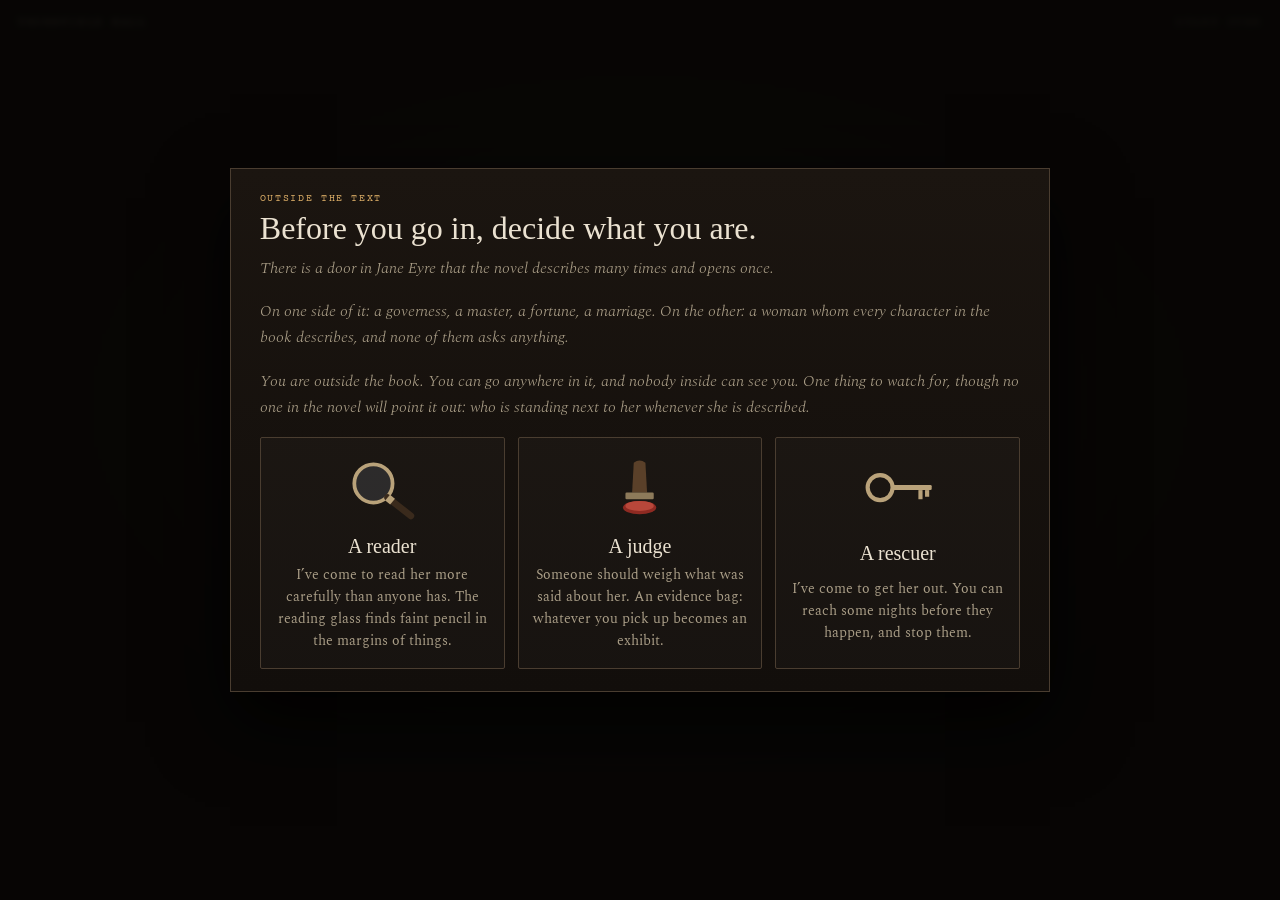
<file: drafts/thornfield-rooms.html>
<!doctype html>
<html lang="en">
<head>
<meta charset="utf-8">
<meta name="viewport" content="width=device-width, initial-scale=1, viewport-fit=cover">
<title>Thornfield Rooms</title>
<meta name="claude:viewport-fit-sides" content="cover">
<link rel="preconnect" href="https://fonts.googleapis.com">
<link rel="preconnect" href="https://fonts.gstatic.com" crossorigin>
<link rel="stylesheet" href="https://fonts.googleapis.com/css2?family=Courier+Prime:wght@400;700&family=IM+Fell+English:ital@0;1&family=Pinyon+Script&family=Old+Standard+TT:ital,wght@0,400;0,700;1,400&family=Spectral:ital,wght@0,300;0,400;1,300;1,400&display=swap">
<style>
:root{padding-top:env(safe-area-inset-top,0px);padding-bottom:env(safe-area-inset-bottom,0px)}
[hidden]{display:none!important}

/* Layout: one full-screen scene at a time. The book's words live on paper you pick up from the table;
   the table, the candle and the stamps are how you act on them. A single candlelit look, chosen on purpose. */
:root {
  --night: #0f0c0a;        /* the room */
  --oak: #241913;          /* the table */
  --vellum: #ebe2d1;       /* light text on dark */
  --faded: #ab9f88;
  --dim: #7d725f;
  --tallow: #dcae67;       /* candlelight, marks, focus */
  --glass: #aac3db;        /* the reader's own hand, and mirrors */
  --wax: #b8473a;          /* seals, stamps, strike-throughs */
  --paper: #e8dfca;        /* letters */
  --paper-2: #f2ebdb;      /* typed slips */
  --ink: #2a211a;          /* writing on paper */
  --ink-soft: #6b5d48;

  --f-display: 'IM Fell English', 'Iowan Old Style', Georgia, serif;
  --f-text: 'Old Standard TT', 'Bodoni 72', Georgia, serif;
  --f-voice: 'Spectral', Georgia, serif;
  --f-label: 'Courier Prime', 'Courier New', monospace;
  --f-hand: 'IM Fell English', 'Iowan Old Style', Georgia, serif;
  --f-script: 'Pinyon Script', 'Snell Roundhand', 'Apple Chancery', cursive; /* only for things written by hand: cards, letters */

  --noise: url("data:image/svg+xml;utf8,<svg xmlns='http://www.w3.org/2000/svg' width='180' height='180'><filter id='n'><feTurbulence type='fractalNoise' baseFrequency='.85' numOctaves='3' stitchTiles='stitch'/><feColorMatrix values='0 0 0 0 .32 0 0 0 0 .26 0 0 0 0 .18 0 0 0 .2 0'/></filter><rect width='100%' height='100%' filter='url(%23n)'/></svg>");
  --grain: url("data:image/svg+xml;utf8,<svg xmlns='http://www.w3.org/2000/svg' width='600' height='600'><filter id='g'><feTurbulence type='fractalNoise' baseFrequency='.012 .32' numOctaves='3' seed='4' stitchTiles='stitch'/><feColorMatrix values='0 0 0 0 .05 0 0 0 0 .03 0 0 0 0 .02 0 0 0 .55 0'/></filter><rect width='100%' height='100%' filter='url(%23g)'/></svg>");
  color-scheme: dark;
}
* { box-sizing: border-box; }
html, body { height: 100%; }
html { background: var(--night); }
body { margin: 0; background: var(--night); color: var(--vellum); font-family: var(--f-voice); font-size: 16px; line-height: 1.6; overflow: hidden; -webkit-font-smoothing: antialiased; }
button { font: inherit; color: inherit; }
:focus-visible { outline: 2px solid var(--tallow); outline-offset: 3px; }
em { font-style: italic; }
#app { position: relative; height: 100%; overflow: hidden; }

/* ------------------------------------------------ heads-up labels, as in a film slate */
.hud { position: absolute; z-index: 30; top: 0; left: 0; right: 0; display: flex; justify-content: space-between; align-items: center; gap: 1rem; padding-block: 0.9rem; padding-left: max(18px, env(safe-area-inset-left, 0px)); padding-right: max(18px, env(safe-area-inset-right, 0px)); pointer-events: none; }
.hud > * { pointer-events: auto; }
.hud-l, .hud-r { font-family: var(--f-label); font-size: 0.7rem; letter-spacing: 0.14em; text-transform: uppercase; color: var(--faded); text-shadow: 0 1px 2px #000; }
.hud-r { display: flex; gap: 1rem; align-items: center; font-variant-numeric: tabular-nums; }
.hud-btn { appearance: none; border: 0; background: none; padding: 0; cursor: pointer; font: inherit; letter-spacing: inherit; text-transform: inherit; color: var(--dim); }
.hud-btn:hover { color: var(--tallow); }
.hint { position: absolute; z-index: 30; left: 50%; bottom: max(14px, env(safe-area-inset-bottom, 0px)); transform: translateX(-50%); width: max-content; max-width: calc(100% - 36px); text-align: center; font-family: var(--f-hand); font-style: italic; font-size: clamp(1rem, 1.6vw, 1.15rem); line-height: 1.3; letter-spacing: 0.01em; color: var(--tallow); text-shadow: 0 1px 3px #000; pointer-events: none; transition: opacity .5s; }
.hint.fresh { animation: hintIn 1.2s ease both; }
@keyframes hintIn { from { opacity: 0; transform: translate(-50%, 6px); } to { opacity: 1; transform: translate(-50%, 0); } }

/* ------------------------------------------------ surfaces */
.tabletop { position: absolute; inset: 0; overflow: hidden;
  background:
    radial-gradient(ellipse 60% 55% at 50% 42%, rgba(220, 174, 103, 0.16), transparent 70%),
    var(--grain),
    linear-gradient(180deg, #2c1f16 0%, #22170f 55%, #170f0a 100%);
  background-size: auto, 600px 600px, auto; }
.tabletop::after { content: ""; position: absolute; inset: 0; pointer-events: none; background: radial-gradient(ellipse 80% 75% at 50% 45%, transparent 55%, rgba(0, 0, 0, 0.75) 100%); }
.paper { background-color: var(--paper); background-image: var(--noise), linear-gradient(170deg, rgba(255, 255, 255, 0.25), rgba(120, 95, 60, 0.12)); color: var(--ink); }

/* ------------------------------------------------ objects on the table */
.obj { position: absolute; left: var(--x); top: var(--y); transform: translate(-50%, -50%) rotate(var(--r, 0deg)); transition: transform .35s cubic-bezier(.2, .7, .2, 1), filter .35s, opacity .35s; }
@media (max-aspect-ratio: 1/1) { .obj { left: var(--px, var(--x)); top: var(--py, var(--y)); transform: translate(-50%, -50%) rotate(var(--pr, var(--r, 0deg))); } }
.obj.live { cursor: pointer; }
.obj.live:hover, .obj.live:focus-visible { transform: translate(-50%, -54%) rotate(var(--r, 0deg)) scale(1.04); filter: drop-shadow(0 0 18px rgba(220, 174, 103, 0.35)); }
@media (max-aspect-ratio: 1/1) { .obj.live:hover, .obj.live:focus-visible { transform: translate(-50%, -54%) rotate(var(--pr, var(--r, 0deg))) scale(1.04); } }
.obj.dead { opacity: 0.38; filter: grayscale(0.6); cursor: not-allowed; }
.obj.beckon::after { content: ""; position: absolute; inset: -14px; border-radius: 12px; box-shadow: 0 0 0 1px rgba(220, 174, 103, 0.45), 0 0 28px rgba(220, 174, 103, 0.35); animation: beckon 2.4s ease-in-out infinite; pointer-events: none; }
@keyframes beckon { 0%, 100% { opacity: 0.2; } 50% { opacity: 1; } }
.tag { position: absolute; left: 50%; top: calc(100% + 8px); transform: translateX(-50%); white-space: nowrap; font-family: var(--f-hand); font-size: 1.35rem; line-height: 1; color: var(--tallow); text-shadow: 0 1px 2px #000; pointer-events: none; }

/* envelopes */
.env { width: clamp(132px, 15vw, 196px); aspect-ratio: 1.55; perspective: 700px; }
@media (max-aspect-ratio: 1/1) { .env { width: clamp(128px, 38vw, 176px); } }
.env-body { position: absolute; inset: 0; border-radius: 3px; box-shadow: 0 14px 22px -6px rgba(0, 0, 0, 0.7), 0 2px 3px rgba(0, 0, 0, 0.5); overflow: hidden; }
.env-body::before { content: ""; position: absolute; inset: 0; background: linear-gradient(155deg, transparent 49.6%, rgba(90, 70, 45, 0.28) 50%, transparent 50.6%), linear-gradient(25deg, transparent 49.6%, rgba(90, 70, 45, 0.28) 50%, transparent 50.6%); }
.env-flap { position: absolute; left: 0; right: 0; top: 0; height: 62%; transform-origin: top; transition: transform .6s cubic-bezier(.4, 0, .2, 1); clip-path: polygon(0 0, 100% 0, 50% 100%); background-color: #d6c8aa; background-image: var(--noise), linear-gradient(180deg, rgba(255, 255, 255, 0.18), rgba(80, 60, 40, 0.18)); filter: drop-shadow(0 2px 2px rgba(0, 0, 0, 0.3)); z-index: 2; }
.env.open .env-flap { transform: rotateX(180deg); }
.env-peek { position: absolute; left: 9%; right: 9%; top: 6%; height: 70%; border-radius: 2px; box-shadow: 0 -2px 6px rgba(0, 0, 0, 0.25); transform: translateY(0); transition: transform .6s .2s cubic-bezier(.2, .7, .2, 1); z-index: 1; }
.env-peek::after { content: ""; position: absolute; left: 14%; right: 14%; top: 18%; height: 40%; background: repeating-linear-gradient(180deg, rgba(42, 33, 26, 0.35) 0 1px, transparent 1px 7px); }
.env.open .env-peek { transform: translateY(-34%); }
.env-front { position: absolute; inset: 0; z-index: 3; pointer-events: none; }
.env-name { position: absolute; left: 10%; bottom: 13%; font-family: var(--f-hand); font-size: clamp(1.2rem, 1.7vw, 1.5rem); line-height: 1; color: #2b2520; }
.env-rel { position: absolute; left: 10%; bottom: 5%; font-family: var(--f-label); font-size: 0.56rem; letter-spacing: 0.12em; text-transform: uppercase; color: #6b5d48; }
.seal { position: absolute; left: 50%; top: 56%; width: 23%; aspect-ratio: 1; transform: translate(-50%, -50%); border-radius: 50% 46% 52% 48%; background: radial-gradient(circle at 38% 34%, #d0685a, #8e2a22 45%, #5a1712 100%); box-shadow: 0 2px 3px rgba(0, 0, 0, 0.5), inset 0 0 0 3px rgba(0, 0, 0, 0.12); display: grid; place-items: center; font-family: var(--f-display); font-size: clamp(0.9rem, 1.3vw, 1.2rem); color: rgba(40, 8, 6, 0.75); text-shadow: 0 1px 0 rgba(255, 180, 160, 0.3); z-index: 4; transition: transform .5s, opacity .5s .3s; }
.env.night .seal { background: radial-gradient(circle at 38% 34%, #5a5650, #23201d 50%, #0e0c0b 100%); color: rgba(200, 190, 170, 0.5); }
.env.open .seal { transform: translate(-50%, -150%) rotate(-25deg) scale(0.8); opacity: 0; }
.env-stamp { position: absolute; z-index: 5; right: 6%; top: 10%; padding: 0.1rem 0.4rem; border: 2px solid var(--wax); color: var(--wax); font-family: var(--f-label); font-weight: 700; font-size: 0.66rem; letter-spacing: 0.14em; transform: rotate(-9deg); opacity: 0.85; mix-blend-mode: multiply; }
.env-note { position: absolute; z-index: 5; right: 7%; top: 8%; font-family: var(--f-hand); font-size: 1.2rem; color: #3d5a78; transform: rotate(4deg); }

/* the judge's candle */
.candle { width: 54px; height: 190px; }
.candle .stick { position: absolute; left: 50%; bottom: 16px; width: 26px; height: calc(var(--h, 1) * 120px + 8px); transform: translateX(-50%); border-radius: 4px 4px 2px 2px; background: linear-gradient(90deg, #cfc2a6, #efe6d2 40%, #bdb096); transition: height 1.2s ease; }
.candle .stick::before { content: ""; position: absolute; left: 4px; top: -2px; width: 7px; height: 22px; border-radius: 0 0 4px 4px; background: #e6dcc6; }
.candle .dish { position: absolute; left: 50%; bottom: 4px; width: 62px; height: 16px; transform: translateX(-50%); border-radius: 50%; background: radial-gradient(ellipse at 50% 30%, #8d7a5a, #4a3d2c 70%); box-shadow: 0 4px 8px rgba(0, 0, 0, 0.6); }
.candle .flame { position: absolute; left: 50%; bottom: calc(16px + var(--h, 1) * 120px + 10px); width: 13px; height: 30px; transform: translateX(-50%); border-radius: 50% 50% 45% 45% / 60% 60% 40% 40%; background: radial-gradient(ellipse at 50% 75%, #fff6dc 0 18%, #f6c56f 45%, rgba(220, 174, 103, 0) 75%); filter: blur(0.3px); animation: flick 2.2s ease-in-out infinite; transition: bottom 1.2s ease; }
.candle .halo { position: absolute; left: 50%; bottom: calc(16px + var(--h, 1) * 120px - 60px); width: 260px; height: 260px; transform: translateX(-50%); border-radius: 50%; background: radial-gradient(circle, rgba(246, 197, 111, 0.28), transparent 65%); pointer-events: none; animation: flick 3s ease-in-out infinite; transition: bottom 1.2s ease; }
.candle.out .flame, .candle.out .halo { display: none; }
.candle .smoke { display: none; position: absolute; left: 50%; bottom: calc(16px + var(--h, 0) * 120px + 8px); width: 2px; height: 60px; background: linear-gradient(0deg, rgba(180, 170, 150, 0.5), transparent); filter: blur(1.5px); animation: smoke 3s ease-in-out infinite; }
.candle.out .smoke { display: block; }
@keyframes flick { 0%, 100% { transform: translateX(-50%) scale(1); opacity: 1; } 30% { transform: translateX(-52%) scale(0.94, 1.04); opacity: 0.85; } 60% { transform: translateX(-48%) scale(1.03, 0.97); opacity: 0.95; } }
@keyframes smoke { 0% { opacity: 0; transform: translateX(-50%) translateY(0) scaleX(1); } 40% { opacity: 0.7; } 100% { opacity: 0; transform: translateX(-30%) translateY(-30px) scaleX(3); } }

/* the reader's red pencil, the rescuer's key */
.pencil-obj { width: 170px; height: 14px; border-radius: 2px 7px 7px 2px; background: linear-gradient(180deg, #c9483b, #9b3026 60%, #7d241c); box-shadow: 0 8px 10px -4px rgba(0, 0, 0, 0.7); }
.pencil-obj::before { content: ""; position: absolute; left: -26px; top: 0; width: 26px; height: 14px; background: linear-gradient(180deg, #e3c9a0, #c3a57a); clip-path: polygon(100% 0, 100% 100%, 0 55%, 0 45%); }
.pencil-obj::after { content: ""; position: absolute; left: -26px; top: 5px; width: 8px; height: 4px; background: #8b2a20; clip-path: polygon(100% 0, 100% 100%, 0 50%); }
.key-obj { width: 120px; height: 46px; }
.key-obj svg, .tool svg { width: 100%; height: 100%; overflow: visible; }

/* the covered portrait */
.portrait { width: clamp(110px, 11vw, 150px); aspect-ratio: 0.8; }
@media (max-aspect-ratio: 1/1) { .portrait { width: clamp(80px, 22vw, 120px); } }
.portrait .frame { position: absolute; inset: 0; border: 10px solid #3a2a1c; border-image: linear-gradient(135deg, #5a4430, #2a1d13 50%, #4a3826) 1; background: #0d0a08; box-shadow: 0 16px 24px -8px rgba(0, 0, 0, 0.8); }
.portrait .cloth { position: absolute; left: -8%; right: -8%; top: -6%; bottom: -14%; transform-origin: top center; background-color: #3b3128; background-image: var(--noise), repeating-linear-gradient(92deg, rgba(0, 0, 0, 0.32) 0 6px, rgba(255, 255, 255, 0.04) 6px 11px, rgba(0, 0, 0, 0.12) 11px 19px); clip-path: polygon(0 0, 100% 0, 100% 86%, 88% 94%, 74% 88%, 60% 97%, 44% 90%, 30% 99%, 16% 91%, 0 97%); box-shadow: inset 0 18px 20px rgba(0, 0, 0, 0.35); }
.portrait.shiver .cloth { animation: shiver 0.9s ease; }
@keyframes shiver { 0%, 100% { transform: skewX(0); } 25% { transform: skewX(2deg) translateY(-2px); } 60% { transform: skewX(-1.5deg); } }

/* the ledger, the summons */
.ledger { width: clamp(140px, 13vw, 180px); aspect-ratio: 0.72; border-radius: 3px 8px 8px 3px; background: radial-gradient(ellipse at 40% 30%, #4a2e22, #2a1812 70%); box-shadow: 0 16px 20px -8px rgba(0, 0, 0, 0.8), inset 6px 0 0 #1d100c; }
.ledger::before { content: ""; position: absolute; inset: 10px 10px 10px 16px; border: 1px solid rgba(220, 174, 103, 0.5); }
.ledger span { position: absolute; left: 50%; top: 38%; transform: translateX(-50%); font-family: var(--f-label); font-size: 0.7rem; letter-spacing: 0.24em; color: rgba(220, 174, 103, 0.85); }
@media (max-aspect-ratio: 1/1) { .ledger { width: clamp(100px, 26vw, 130px); } }
.summons { width: clamp(150px, 15vw, 200px); aspect-ratio: 1.3; padding: 0.7rem 0.8rem; box-shadow: 0 12px 16px -6px rgba(0, 0, 0, 0.7); font-family: var(--f-text); font-size: 0.62rem; line-height: 1.4; overflow: hidden; }
.summons b { display: block; margin-bottom: 0.3rem; font-family: var(--f-label); font-size: 0.5rem; letter-spacing: 0.12em; color: #8a3b2f; }

/* ------------------------------------------------ threshold: three things on a desk */
.tool { width: clamp(120px, 16vw, 200px); aspect-ratio: 1.2; }
.tool .tag { font-size: 1.6rem; }
.tool.chosen { transform: translate(-50%, -62%) rotate(var(--r, 0deg)) scale(1.1); filter: drop-shadow(0 0 22px rgba(220, 174, 103, 0.5)); }
.tool.unchosen { opacity: 0.35; }

/* ------------------------------------------------ the reading desk: a sheet you hold */
.overlay { position: fixed; inset: 0; z-index: 58; overflow-y: auto; overscroll-behavior: contain; background: rgba(8, 6, 5, 0.78); -webkit-backdrop-filter: blur(4px); backdrop-filter: blur(4px); animation: fadeIn .35s ease both; }
@keyframes fadeIn { from { opacity: 0; } to { opacity: 1; } }
.overlay.closing { animation: fadeOut .3s ease forwards; }
@keyframes fadeOut { to { opacity: 0; } }
.desk { min-height: 100%; display: flex; justify-content: center; align-items: flex-start; gap: 1.6rem; padding-block: 4.2rem 6rem; padding-left: max(16px, env(safe-area-inset-left, 0px)); padding-right: max(16px, env(safe-area-inset-right, 0px)); }
.sheet { position: relative; width: min(640px, 100%); min-height: 60vh; padding: 2.6rem clamp(1.2rem, 4.5vw, 3rem) 3rem; border-radius: 2px; box-shadow: 0 30px 60px -20px rgba(0, 0, 0, 0.9), 0 2px 4px rgba(0, 0, 0, 0.4); transform: rotate(-0.35deg); animation: sheetIn .7s cubic-bezier(.2, .7, .2, 1) both; }
.sheet.turn-out { animation: sheetOut .45s ease forwards; }
@keyframes sheetIn { from { opacity: 0; transform: translateY(40px) rotate(1.5deg); } to { opacity: 1; transform: rotate(-0.35deg); } }
@keyframes sheetOut { to { opacity: 0; transform: translateX(-60px) rotate(-4deg); } }
.sheet::before { content: ""; position: absolute; left: 2.2rem; top: 0; bottom: 0; width: 1px; background: rgba(184, 71, 58, 0.25); }
.sheet-close { position: absolute; top: 0.6rem; right: 0.8rem; appearance: none; border: 0; background: none; cursor: pointer; font-family: var(--f-label); font-size: 0.7rem; letter-spacing: 0.12em; text-transform: uppercase; color: var(--ink-soft); }
.sheet-close:hover { color: #8a3b2f; }
.sheet-head { margin: 0 0 1.6rem; display: grid; gap: 0.2rem; }
.sheet-kicker { margin: 0; font-family: var(--f-label); font-size: 0.66rem; letter-spacing: 0.16em; text-transform: uppercase; color: #8a3b2f; }
.sheet-title { margin: 0; font-family: var(--f-display); font-weight: 400; font-size: clamp(1.8rem, 4vw, 2.4rem); line-height: 1.05; text-wrap: balance; }
.sheet-cite { margin: 0; font-family: var(--f-text); font-style: italic; color: var(--ink-soft); }
.staged { margin: 0.6rem 0 0; padding: 0.35rem 0.6rem; border: 1px dashed rgba(138, 59, 47, 0.6); font-family: var(--f-label); font-size: 0.66rem; color: #8a3b2f; }
.sheet-body { display: grid; gap: 1.1rem; }
.nar { margin: 0; font-family: var(--f-voice); font-style: italic; font-weight: 300; font-size: 1.02rem; line-height: 1.6; color: #4a3f33; }
.nar p, .q blockquote p, .slip-body p { margin: 0; }
.nar p + p, .q blockquote p + p, .slip-body p + p { margin-top: 0.7em; }
.subh { margin: 0.6rem 0 0; font-family: var(--f-label); font-size: 0.72rem; letter-spacing: 0.14em; text-transform: uppercase; color: var(--ink-soft); }
.q { margin: 0; }
.cap { display: flex; flex-wrap: wrap; gap: 0.2rem 0.8rem; margin: 0 0 0.3rem; font-family: var(--f-label); font-size: 0.64rem; letter-spacing: 0.1em; text-transform: uppercase; color: #8a7a62; }
.cap .t { color: #8a3b2f; }
.q blockquote { margin: 0; font-family: var(--f-text); font-size: 1.14rem; line-height: 1.62; color: var(--ink); }
.q.doc blockquote { padding: 0.9rem 1rem; border: 1px solid rgba(90, 74, 55, 0.4); background: repeating-linear-gradient(180deg, transparent 0 1.82rem, rgba(90, 74, 55, 0.14) 1.82rem 1.86rem); font-family: var(--f-label); font-size: 0.98rem; line-height: 1.86rem; }
.q.mirror blockquote { cursor: pointer; padding: 0.8rem 1rem; background: linear-gradient(100deg, #0d1014, #1b232c 45%, #0d1014); border-radius: 3px; color: var(--glass); }
.q.mirror .mir { display: inline-block; transform: scaleX(-1); transition: transform .9s cubic-bezier(.6, 0, .2, 1); }
.q.mirror.turned .mir { transform: none; }
.clue { border-bottom: 1px dotted #8a3b2f; cursor: pointer; transition: background .2s; -webkit-box-decoration-break: clone; box-decoration-break: clone; }
.clue:hover, .clue.on { background: rgba(138, 59, 47, 0.12); }
.clue.seen { border-bottom-style: solid; border-bottom-color: rgba(138, 59, 47, 0.5); }
.q.mirror .clue { border-bottom-color: var(--glass); }

/* typed slips clipped to the page: notes, critics, reflections */
.slips { display: grid; gap: 0.7rem; }
.slips:empty { display: none; }
.slip { position: relative; margin-right: clamp(-2.4rem, -3vw, 0rem); margin-left: 1.2rem; padding: 0.85rem 1rem 0.9rem; background-color: var(--paper-2); background-image: var(--noise); box-shadow: 0 8px 14px -6px rgba(0, 0, 0, 0.45); transform: rotate(var(--sr, 0.6deg)); animation: slipIn .5s cubic-bezier(.2, .7, .2, 1) both; font-size: 0.98rem; line-height: 1.55; color: var(--ink); }
@keyframes slipIn { from { opacity: 0; transform: translateX(16px) rotate(2deg); } to { opacity: 1; transform: rotate(var(--sr, 0.6deg)); } }
.slip::before { content: ""; position: absolute; left: 1.2rem; top: -10px; width: 14px; height: 30px; border: 2px solid #8d8a84; border-radius: 8px; border-bottom-color: transparent; }
.slip-cap { display: flex; flex-wrap: wrap; gap: 0.2rem 0.8rem; margin: 0 1.4rem 0.35rem 0; font-family: var(--f-label); font-size: 0.62rem; letter-spacing: 0.1em; text-transform: uppercase; color: #8a7a62; }
.slip-x { position: absolute; top: 0.3rem; right: 0.5rem; appearance: none; border: 0; background: none; cursor: pointer; color: #8a7a62; font-size: 1.1rem; line-height: 1; }
.tier { font-weight: 700; }
.tier[data-tier="annotation"] { color: #6b5d48; }
.tier[data-tier="context"] { color: #7a5a1f; }
.tier[data-tier="criticism"] { color: #2a211a; }
.tier[data-tier="conjecture"] { color: #8a3b2f; }
.tier[data-tier="margin"] { color: #3d5a78; }
.tier[data-tier="text"] { color: #8a3b2f; }
.slip[data-tier="conjecture"] { background: transparent; border: 1px dashed rgba(138, 59, 47, 0.6); box-shadow: none; }
.slip[data-tier="conjecture"]::before { display: none; }
.glass { position: relative; padding: 0.8rem 0.95rem; border-radius: 3px; background: linear-gradient(115deg, #0c0f13, #1b232c 45%, #0c0f13); color: var(--vellum); box-shadow: 0 10px 18px -8px rgba(0, 0, 0, 0.6); }
.glass-cap { display: flex; justify-content: space-between; gap: 0.8rem; margin: 0 0 0.5rem; font-family: var(--f-label); font-size: 0.6rem; letter-spacing: 0.12em; text-transform: uppercase; color: var(--glass); }
.panes { display: grid; grid-template-columns: minmax(0, 1fr) 1px minmax(0, 1fr); gap: 0.8rem; }
.pane { display: grid; gap: 0.1rem; min-width: 0; }
.pane.her { text-align: right; }
.pane-k { font-family: var(--f-label); font-size: 0.6rem; letter-spacing: 0.1em; text-transform: uppercase; color: var(--dim); }
.pane-t { font-family: var(--f-text); font-size: 0.98rem; line-height: 1.35; }
.pane.her .pane-t { font-style: italic; color: var(--faded); }
.panes i { background: linear-gradient(180deg, transparent, var(--glass), transparent); opacity: 0.7; }

/* the reading: a question on the page, stamped with an answer */
.reading { position: relative; display: grid; gap: 0.6rem; margin-top: 0.6rem; padding-top: 1rem; border-top: 1px dashed rgba(90, 74, 55, 0.4); }
.reading-q { margin: 0; font-family: var(--f-display); font-size: 1.35rem; line-height: 1.25; text-wrap: balance; }
.legend { list-style: none; margin: 0; padding: 0; display: grid; gap: 0.25rem; }
.legend button { appearance: none; display: grid; grid-template-columns: 11.5rem minmax(0, 1fr); gap: 0.8rem; width: 100%; padding: 0.35rem 0.4rem; border: 0; border-radius: 2px; background: none; text-align: left; cursor: pointer; color: var(--ink); }
.legend button:hover { background: rgba(138, 59, 47, 0.08); }
.legend .lk { font-family: var(--f-label); font-weight: 700; font-size: 0.72rem; letter-spacing: 0.1em; text-transform: uppercase; color: #8a3b2f; padding-top: 0.2rem; }
.legend .ls { font-size: 0.95rem; color: #4a3f33; }
.imprint { position: absolute; z-index: 3; font-size: 0.9rem; padding: 0.3rem 0.7rem; border: 3px double #a3352a; border-radius: 3px; color: #a3352a; font-family: var(--f-label); font-weight: 700; font-size: 0.95rem; letter-spacing: 0.14em; text-transform: uppercase; white-space: nowrap; transform: translate(-50%, -50%) rotate(var(--ir, -8deg)); mix-blend-mode: multiply; opacity: 0.72; -webkit-mask-image: var(--noise), linear-gradient(#000, #000); mask-image: linear-gradient(#000, #000); animation: thump .35s cubic-bezier(.3, 1.6, .5, 1) both; pointer-events: none; }
.imprint.blue { border-color: #3d5a78; color: #3d5a78; }
@keyframes thump { from { opacity: 0; transform: translate(-50%, -50%) rotate(var(--ir, -8deg)) scale(1.5); } to { opacity: 0.72; transform: translate(-50%, -50%) rotate(var(--ir, -8deg)) scale(1); } }

/* the tool rail beside the sheet: rubber stamps, the pencil */
.rail { position: sticky; top: 4.2rem; display: flex; flex-direction: column; gap: 0.9rem; align-items: center; width: 7.5rem; padding-top: 2rem; }
.rail-label { margin: 0; font-family: var(--f-label); font-size: 0.64rem; letter-spacing: 0.12em; text-transform: uppercase; line-height: 1.4; color: var(--tallow); text-align: center; }
.stamp { appearance: none; position: relative; width: 6.6rem; height: 4.4rem; border: 0; background: none; cursor: grab; touch-action: none; }
.stamp .handle { position: absolute; left: 50%; top: 0; width: 1.6rem; height: 2.3rem; transform: translateX(-50%); border-radius: 0.8rem 0.8rem 0.3rem 0.3rem; background: radial-gradient(ellipse at 35% 30%, #8a6a48, #4a3423 70%); box-shadow: 0 3px 4px rgba(0, 0, 0, 0.5); }
.stamp .base { position: absolute; left: 0; right: 0; bottom: 0; height: 2.1rem; border-radius: 3px; background: linear-gradient(180deg, #6b4c33, #3e2a1b); box-shadow: 0 6px 10px -4px rgba(0, 0, 0, 0.8); display: grid; place-items: center; padding: 0 0.3rem; }
.stamp .base b { font-family: var(--f-label); font-size: 0.56rem; line-height: 1.1; letter-spacing: 0.08em; color: #e8b0a4; text-align: center; }
.stamp:hover .handle, .stamp:focus-visible .handle { background: radial-gradient(ellipse at 35% 30%, #b08a5c, #5a4029 70%); }
.ghost-stamp { position: fixed; z-index: 90; pointer-events: none; transform: translate(-50%, -80%) rotate(-6deg); filter: drop-shadow(0 18px 14px rgba(0, 0, 0, 0.6)); }
.pencil-tool { appearance: none; width: 6rem; height: 2.2rem; border: 1px solid rgba(220, 174, 103, 0.3); border-radius: 3px; background: none; cursor: pointer; display: grid; place-items: center; }
.pencil-tool i { position: relative; display: block; width: 4.4rem; height: 9px; border-radius: 1px 5px 5px 1px; background: linear-gradient(180deg, #c9483b, #8b2a20); }
.pencil-tool i::before { content: ""; position: absolute; left: -14px; top: 0; width: 14px; height: 9px; background: #d8bf95; clip-path: polygon(100% 0, 100% 100%, 0 50%); }
.pencil-tool[aria-pressed="true"] { border-color: var(--tallow); background: rgba(220, 174, 103, 0.12); }
.sheet canvas.marks { position: absolute; inset: 0; z-index: 4; pointer-events: none; }
.sheet.drawing canvas.marks { pointer-events: auto; cursor: crosshair; touch-action: none; }

/* page turning and the end of a letter */
.sheet-foot { display: flex; justify-content: space-between; align-items: center; gap: 1rem; margin-top: 2.2rem; padding-top: 0.8rem; border-top: 1px solid rgba(90, 74, 55, 0.3); }
.pg { font-family: var(--f-label); font-size: 0.68rem; letter-spacing: 0.1em; color: #8a7a62; font-variant-numeric: tabular-nums; }
.turn { appearance: none; border: 0; background: none; cursor: pointer; font-family: var(--f-label); font-size: 0.74rem; letter-spacing: 0.12em; text-transform: uppercase; line-height: 1; color: #8a3b2f; }
.turn:disabled { opacity: 0.35; cursor: default; }
.turn:not(:disabled):hover { color: var(--ink); }
.dogear { position: absolute; right: 0; bottom: 0; width: 46px; height: 46px; border: 0; padding: 0; cursor: pointer; background: linear-gradient(135deg, transparent 50%, #cfc3a8 50%, #b9ab8c); box-shadow: -3px -3px 6px rgba(0, 0, 0, 0.15); }
.dogear:hover { width: 60px; height: 60px; }
.dogear:disabled { display: none; }
.wait { margin: 0; font-family: var(--f-label); font-size: 0.7rem; letter-spacing: 0.1em; text-transform: uppercase; color: #8a3b2f; }

/* cards to choose by hand: questions, names, findings, nights */
.cards { display: grid; gap: 0.7rem; margin-top: 0.4rem; }
.card { appearance: none; position: relative; display: grid; gap: 0.15rem; text-align: left; padding: 0.8rem 1rem 0.85rem; border: 1px solid rgba(90, 74, 55, 0.35); border-radius: 2px; background-color: #f5efe1; background-image: var(--noise); box-shadow: 0 6px 10px -6px rgba(0, 0, 0, 0.5); cursor: pointer; color: var(--ink); transform: rotate(var(--cr, 0deg)); transition: transform .25s, box-shadow .25s; }
.card:hover, .card:focus-visible { transform: rotate(0deg) translateY(-2px); box-shadow: 0 12px 16px -8px rgba(0, 0, 0, 0.55); }
.card .cl { font-family: var(--f-display); font-size: 1.2rem; line-height: 1.25; }
.card .cs { font-size: 0.92rem; color: #5a4d3c; }
.card.locked { cursor: not-allowed; opacity: 0.55; }
.card.locked .cl { text-decoration: line-through; text-decoration-color: #a3352a; }
.card.locked .cs { font-family: var(--f-label); font-size: 0.74rem; }
.card.on { border-color: #8a3b2f; box-shadow: 0 0 0 2px rgba(138, 59, 47, 0.35); }
.check { display: grid; gap: 0.5rem; padding: 0.9rem 1rem; border: 1px dashed #3d5a78; position: relative; }
.check-k { margin: 0; font-family: var(--f-label); font-size: 0.62rem; letter-spacing: 0.12em; text-transform: uppercase; color: #3d5a78; }
.check-c { margin: 0; font-family: var(--f-text); font-size: 1.05rem; }
.check-row { display: flex; flex-wrap: wrap; gap: 0.5rem; }
.mini { appearance: none; padding: 0.3rem 0.7rem; border: 2px solid #3d5a78; border-radius: 2px; background: none; cursor: pointer; font-family: var(--f-label); font-weight: 700; font-size: 0.68rem; letter-spacing: 0.1em; text-transform: uppercase; color: #3d5a78; }
.mini:hover { background: rgba(61, 90, 120, 0.1); }
.btn { appearance: none; padding: 0.6rem 1.1rem; border: 1px solid #8a3b2f; border-radius: 2px; background: none; cursor: pointer; font-family: var(--f-label); font-size: 0.78rem; letter-spacing: 0.1em; text-transform: uppercase; color: #8a3b2f; }
.btn:hover { background: rgba(138, 59, 47, 0.08); }
.btn:disabled { opacity: 0.4; cursor: default; }
.btn.dark { border-color: var(--tallow); color: var(--tallow); }
.btn.dark:hover { background: rgba(220, 174, 103, 0.12); }
.plain { margin: 0; padding-left: 1.2rem; display: grid; gap: 0.4rem; font-family: var(--f-text); }
.acts { list-style: none; margin: 0; padding: 0; display: grid; gap: 0.6rem; }
.acts li { display: grid; grid-template-columns: 7rem minmax(0, 1fr); gap: 0.8rem; padding-bottom: 0.6rem; border-bottom: 1px dotted rgba(90, 74, 55, 0.4); }
.acts .ch { font-family: var(--f-label); font-size: 0.66rem; letter-spacing: 0.1em; text-transform: uppercase; color: #8a3b2f; padding-top: 0.2rem; }
.acts .gone { text-decoration: line-through; text-decoration-color: #a3352a; color: #8a7a62; }
.cite-list { display: grid; gap: 0.4rem; max-height: 18rem; overflow-y: auto; padding: 0.2rem; }
.cite { appearance: none; display: grid; gap: 0.1rem; text-align: left; padding: 0.5rem 0.7rem; border: 1px solid rgba(90, 74, 55, 0.3); background: rgba(255, 255, 255, 0.35); cursor: pointer; color: var(--ink); }
.cite.on { border-color: #8a3b2f; background: rgba(138, 59, 47, 0.08); }
.cite small { font-family: var(--f-label); font-size: 0.6rem; letter-spacing: 0.08em; text-transform: uppercase; color: #8a7a62; }
.cite span { font-family: var(--f-text); font-size: 0.92rem; line-height: 1.4; }

/* ------------------------------------------------ the room without a window */
.room { position: absolute; inset: 0; background: #050404; touch-action: none; }
.room .art, .room .art svg { position: absolute; inset: 0; width: 100%; height: 100%; display: block; }
.room svg .obj, .room svg .obj:hover { transform: none !important; transition: none; filter: none; position: static; }
.room .art svg { filter: brightness(1.9) contrast(1.05) saturate(0.9); }
.warm { position: absolute; z-index: 5; border-radius: 50%; transform: translate(-50%, -50%); pointer-events: none; background: radial-gradient(circle, rgba(246, 197, 111, 0.22), rgba(246, 197, 111, 0.06) 45%, transparent 70%); mix-blend-mode: screen; animation: glowflick 3s ease-in-out infinite; }
@keyframes glowflick { 0%, 100% { opacity: 1; } 35% { opacity: 0.8; } 65% { opacity: 0.93; } }
.room canvas.dark { position: absolute; inset: 0; width: 100%; height: 100%; pointer-events: none; }
.hand-candle { position: absolute; z-index: 6; width: 22px; height: 70px; transform: translate(-50%, -20%); pointer-events: none; }
.hand-candle .stick { position: absolute; left: 50%; bottom: 0; width: 16px; height: 44px; transform: translateX(-50%); border-radius: 3px; background: linear-gradient(90deg, #cfc2a6, #efe6d2 40%, #bdb096); }
.hand-candle .flame { position: absolute; left: 50%; bottom: 46px; width: 11px; height: 24px; transform: translateX(-50%); border-radius: 50% 50% 45% 45% / 60% 60% 40% 40%; background: radial-gradient(ellipse at 50% 75%, #fff6dc 0 18%, #f6c56f 45%, rgba(220, 174, 103, 0) 75%); animation: flick 2s ease-in-out infinite; }
.room .hot { cursor: pointer; }
.found { position: absolute; z-index: 20; width: min(420px, calc(100% - 32px)); padding: 1rem 1.15rem 1.1rem; box-shadow: 0 24px 40px -12px rgba(0, 0, 0, 0.9); transform: rotate(var(--fr, -1deg)); animation: slipIn .5s cubic-bezier(.2, .7, .2, 1) both; max-height: calc(100% - 120px); overflow-y: auto; }
.found .sheet-kicker { margin-bottom: 0.5rem; }
.found .q blockquote { font-size: 1.04rem; }
@media (max-width: 700px) { .found { left: 16px !important; right: 16px; top: auto !important; bottom: 72px; width: auto; max-height: 55%; } }
.tray { position: absolute; z-index: 21; max-height: 30%; overflow: hidden; left: max(18px, env(safe-area-inset-left, 0px)); top: 2.8rem; display: flex; flex-wrap: wrap; gap: 0.35rem; max-width: 46%; }
.tray button { appearance: none; padding: 0.15rem 0.5rem; border: 1px solid rgba(220, 174, 103, 0.4); border-radius: 1rem; background: rgba(15, 12, 10, 0.7); cursor: pointer; font-family: var(--f-label); font-size: 0.62rem; letter-spacing: 0.08em; text-transform: uppercase; color: var(--tallow); }
.room-acts { position: absolute; z-index: 22; right: max(18px, env(safe-area-inset-right, 0px)); bottom: 4.2rem; display: grid; gap: 0.7rem; justify-items: end; }
.blank-sheet { appearance: none; width: 9rem; aspect-ratio: 0.75; border: 0; border-radius: 2px; cursor: pointer; box-shadow: 0 18px 26px -10px rgba(0, 0, 0, 0.9); transform: rotate(-5deg); animation: slipIn .6s ease both; display: grid; place-items: end center; padding-bottom: 0.6rem; font-family: var(--f-hand); font-size: 1.25rem; color: #6b5d48; }
.blank-sheet:hover { transform: rotate(-2deg) translateY(-4px); }
.leave { appearance: none; border: 0; background: none; cursor: pointer; font-family: var(--f-hand); font-size: 1.4rem; color: var(--faded); }
.leave:hover { color: var(--tallow); }
.locked-note { max-width: 15rem; margin: 0; padding: 0.6rem 0.8rem; font-family: var(--f-label); font-size: 0.7rem; line-height: 1.5; color: var(--vellum); background: rgba(15, 12, 10, 0.85); border: 1px solid rgba(184, 71, 58, 0.6); }

/* ------------------------------------------------ her testimony: words cut out of the record */
.collage-wrap { display: grid; gap: 1rem; }
.collage { position: relative; min-height: 15rem; border: 1px solid rgba(90, 74, 55, 0.3); background: rgba(255, 255, 255, 0.35); touch-action: none; }
.collage-empty { position: absolute; inset: 0; display: grid; place-items: center; padding: 1rem; text-align: center; font-family: var(--f-hand); font-size: 1.35rem; color: #8a7a62; pointer-events: none; }
.cut { position: absolute; padding: 0.15rem 0.45rem; border-radius: 1px; cursor: grab; user-select: none; touch-action: none; box-shadow: 0 3px 4px -1px rgba(0, 0, 0, 0.35); white-space: nowrap; transform: rotate(var(--cr, 0deg)); clip-path: polygon(0 4%, 6% 0, 18% 6%, 32% 0, 47% 5%, 61% 0, 76% 6%, 90% 0, 100% 5%, 98% 52%, 100% 96%, 86% 100%, 71% 94%, 56% 100%, 40% 95%, 24% 100%, 10% 94%, 0 98%, 2% 50%); }
.cut.dragging { cursor: grabbing; z-index: 5; box-shadow: 0 10px 14px -4px rgba(0, 0, 0, 0.5); }
.scraps { display: grid; gap: 0.6rem; }
.src { display: grid; gap: 0.3rem; }
.src-k { font-family: var(--f-label); font-size: 0.6rem; letter-spacing: 0.12em; text-transform: uppercase; color: #8a7a62; }
.src-row { display: flex; flex-wrap: wrap; gap: 0.35rem; }
.src-row .cut { position: relative; }
.statement { display: flex; flex-wrap: wrap; gap: 0.8rem 0.6rem; padding: 0.6rem 0.2rem; }
.sw { display: grid; justify-items: center; gap: 0.1rem; }
.sw small { font-family: var(--f-label); font-size: 0.56rem; letter-spacing: 0.06em; text-transform: uppercase; color: #8a7a62; }
.handwrite { width: 100%; min-height: 12rem; resize: vertical; padding: 0.8rem 1rem; border: 1px solid rgba(61, 90, 120, 0.4); border-radius: 2px; background: repeating-linear-gradient(180deg, transparent 0 2.05rem, rgba(61, 90, 120, 0.18) 2.05rem 2.1rem); font-family: var(--f-display); font-style: italic; font-size: 1.3rem; line-height: 2.1rem; color: #3d5a78; }
.her-hand { margin: 0; font-family: var(--f-display); font-style: italic; font-size: 1.35rem; line-height: 1.5; color: #3d5a78; white-space: pre-wrap; overflow-wrap: anywhere; padding-left: 0.9rem; border-left: 1px solid #3d5a78; }
.blankpage { min-height: 13rem; border: 1px solid rgba(90, 74, 55, 0.3); background: rgba(255, 255, 255, 0.3); }
.tools3 { display: grid; grid-template-columns: repeat(3, minmax(0, 1fr)); gap: 0.7rem; }
.tools3 .card { justify-items: center; text-align: center; }
.tools3 svg { width: 3rem; height: 3rem; }


/* ================================================= prototype 2: rooms you explore */
.script { font-family: var(--f-script); font-weight: 400; }
.luggage { width: min(420px, 100%); margin: 0.4rem auto 0; aspect-ratio: 1.6; perspective: 900px; cursor: pointer; }
.luggage-in { position: relative; width: 100%; height: 100%; transform-style: preserve-3d; transition: transform .9s cubic-bezier(.3, .7, .2, 1); }
.luggage.flipped .luggage-in { transform: rotateY(180deg); }
.luggage-face { position: absolute; inset: 0; backface-visibility: hidden; display: grid; place-items: center; padding: 1.2rem; border-radius: 3px; background-color: #efe6d2; background-image: var(--noise); box-shadow: 0 16px 30px -10px rgba(0, 0, 0, 0.8); color: #2a211a; text-align: center; }
.luggage-face::before { content: ""; position: absolute; left: 1rem; top: 50%; width: 14px; height: 14px; margin-top: -7px; border-radius: 50%; background: #120e0b; box-shadow: 0 0 0 4px #b9a27a; }
.luggage-face.back { transform: rotateY(180deg); }
.luggage-face .script { font-size: clamp(1.8rem, 6vw, 2.5rem); line-height: 1.15; }
.luggage-face small { display: block; margin-top: 0.4rem; font-family: var(--f-label); font-size: 0.6rem; letter-spacing: 0.12em; text-transform: uppercase; color: #8a7a62; }

.scene-wrap { position: absolute; inset: 0; overflow-x: auto; overflow-y: hidden; scrollbar-width: none; background: var(--night); }
.scene-wrap::-webkit-scrollbar { display: none; }
.stagebox { position: relative; height: 100%; aspect-ratio: 16 / 10; min-width: 100%; margin: 0 auto; }
.stagebox svg.room-svg { position: absolute; inset: 0; width: 100%; height: 100%; display: block; }
.act { cursor: pointer; outline: none; transition: filter .3s; }
.act:hover, .act:focus-visible { filter: brightness(1.45) drop-shadow(0 0 10px rgba(220, 174, 103, 0.55)); }
.act.beckon { animation: glint 2.6s ease-in-out infinite; }
@keyframes glint { 0%, 100% { filter: none; } 50% { filter: brightness(1.6) drop-shadow(0 0 12px rgba(220, 174, 103, 0.7)); } }
.act.spent { filter: saturate(0.7); }
.hinge { transform-box: fill-box; transition: transform .9s cubic-bezier(.3, .7, .2, 1), opacity .6s; }
.hinge.l { transform-origin: left center; }
.hinge.r { transform-origin: right center; }
.open .hinge.l, .open .hinge.r { transform: scaleX(0.14); }
.slide { transform-box: fill-box; transform-origin: center; transition: transform .7s cubic-bezier(.3, .7, .2, 1); }
.lid-hinge { transform-box: fill-box; transform-origin: left bottom; transition: transform .8s cubic-bezier(.3, .7, .2, 1); }
.open .lid-hinge { transform: rotate(-62deg); }
.pulled { transform: translateY(46px) scale(1.04); }
.lifted { transform: translate(-40px, -46px) rotate(-14deg); }
.lidup { transform-box: fill-box; transform-origin: center bottom; transform: scaleY(-0.35) translateY(30px); }
.hidden { opacity: 0; pointer-events: none; }
.pan { position: absolute; z-index: 35; top: 50%; transform: translateY(-50%); width: 2.4rem; height: 4.2rem; border: 1px solid #4a3d30; background: rgba(12, 10, 8, 0.82); color: var(--tallow); font-family: var(--f-display); font-size: 1.8rem; line-height: 1; cursor: pointer; }
.pan.l { left: max(6px, env(safe-area-inset-left, 0px)); }
.pan.r { right: max(6px, env(safe-area-inset-right, 0px)); }
.fade { transition: opacity 1.2s ease; }
.breathe { transform-box: fill-box; transform-origin: center bottom; animation: breathe 4s ease-in-out infinite; }
@keyframes breathe { 0%, 100% { transform: scaleY(1); } 50% { transform: scaleY(1.025); } }
.twitch { animation: twitch .5s ease-in-out 2; transform-box: fill-box; transform-origin: center; }
@keyframes twitch { 50% { transform: rotate(-8deg) translateY(-3px); } }
.flicker { animation: glowflick 3s ease-in-out infinite; }
@keyframes glowflick { 0%, 100% { opacity: 1; } 35% { opacity: 0.8; } 65% { opacity: 0.93; } }
.steam { animation: steam 2.4s ease-out infinite; opacity: 0; }
@keyframes steam { 0% { opacity: 0; transform: translateY(0); } 30% { opacity: 0.5; } 100% { opacity: 0; transform: translateY(-60px); } }

.hud .back { appearance: none; border: 0; background: none; cursor: pointer; font: inherit; letter-spacing: inherit; text-transform: inherit; color: var(--tallow); }
.hud .back:hover { color: var(--vellum); }
.hud-role { color: var(--tallow); }
.hint { bottom: calc(86px + env(safe-area-inset-bottom, 0px)); }

/* the satchel */
.satchel { position: absolute; z-index: 40; left: 50%; bottom: max(10px, env(safe-area-inset-bottom, 0px)); transform: translateX(-50%); display: flex; align-items: center; gap: 0.45rem; padding: 0.45rem 0.6rem; max-width: calc(100% - 24px); overflow-x: auto; border: 1px solid #3b3229; background: linear-gradient(180deg, rgba(36, 25, 19, 0.96), rgba(20, 14, 10, 0.96)); box-shadow: 0 10px 30px rgba(0, 0, 0, 0.6); }
.satchel-k { flex: none; padding: 0 0.4rem 0 0.2rem; font-family: var(--f-label); font-size: 0.6rem; letter-spacing: 0.16em; text-transform: uppercase; color: var(--dim); }
.slot { appearance: none; position: relative; flex: none; width: 52px; height: 52px; border: 1px solid #3b3229; border-radius: 2px; background: radial-gradient(circle at 50% 40%, #2a2019, #15100c); cursor: pointer; display: grid; place-items: center; padding: 4px; }
.slot svg { width: 100%; height: 100%; }
.slot:hover, .slot:focus-visible, .slot.armed { border-color: var(--tallow); }
.slot.armed { box-shadow: 0 0 0 1px var(--tallow), 0 0 14px rgba(220, 174, 103, 0.4); }
.slot.empty { cursor: default; opacity: 0.35; }
.slot.new { animation: newItem 1.2s ease; }
@keyframes newItem { 0% { transform: scale(1.5); border-color: var(--tallow); } 100% { transform: scale(1); } }
.slot .ex { position: absolute; right: -4px; top: -6px; padding: 0 0.25rem; background: var(--wax); font-family: var(--f-label); font-size: 0.5rem; letter-spacing: 0.08em; color: #fff; }

/* house plan */
.plan { position: absolute; inset: 0; overflow-y: auto; display: grid; place-items: center; padding: 3.5rem max(16px, env(safe-area-inset-right, 0px)) 7rem max(16px, env(safe-area-inset-left, 0px)); background: radial-gradient(ellipse 70% 60% at 50% 45%, rgba(220, 174, 103, 0.08), transparent 70%), var(--night); }
.plan-sheet { position: relative; width: min(900px, 100%); padding: 1.6rem clamp(1rem, 3vw, 2.2rem) 1.8rem; border: 1px solid #3b3229; background: linear-gradient(180deg, #1a140f, #120e0b); box-shadow: 0 30px 60px -20px rgba(0, 0, 0, 0.9); }
.plan-title { margin: 0; font-family: var(--f-display); font-weight: 400; font-size: clamp(1.8rem, 4vw, 2.6rem); line-height: 1; }
.plan-sub { margin: 0.3rem 0 1.4rem; font-family: var(--f-text); font-style: italic; color: var(--faded); }
.floor { margin-top: 1rem; }
.floor-k { margin: 0 0 0.4rem; font-family: var(--f-label); font-size: 0.62rem; letter-spacing: 0.18em; text-transform: uppercase; color: var(--dim); }
.floor-row { display: grid; grid-template-columns: repeat(auto-fit, minmax(150px, 1fr)); border: 1px solid #4a3d30; }
.plan-room { appearance: none; position: relative; min-height: 5rem; padding: 0.7rem 0.9rem; border: 0; border-right: 1px solid #4a3d30; background: repeating-linear-gradient(135deg, rgba(220, 174, 103, 0.03) 0 6px, transparent 6px 12px); text-align: left; cursor: pointer; display: grid; align-content: space-between; gap: 0.5rem; color: var(--vellum); transition: background .3s; }
.plan-room:last-child { border-right: 0; }
.plan-room:hover:not(.locked), .plan-room:focus-visible { background: rgba(220, 174, 103, 0.1); }
.plan-room .pr-name { font-family: var(--f-display); font-size: 1.25rem; line-height: 1.1; }
.plan-room .pr-k { font-family: var(--f-label); font-size: 0.58rem; letter-spacing: 0.12em; text-transform: uppercase; color: var(--dim); }
.plan-room.done .pr-k { color: var(--tallow); }
.plan-room.locked { cursor: not-allowed; color: var(--dim); background: rgba(0, 0, 0, 0.25); }
.plan-room.locked .pr-name { font-style: italic; }
.plan-room .door-mark { position: absolute; bottom: -1px; left: 1.2rem; width: 2.2rem; height: 3px; background: #120e0b; }
.plan-note { margin: 1.2rem 0 0; font-family: var(--f-label); font-size: 0.66rem; color: var(--dim); }

/* cinematic captions over a scene */
.caption { position: absolute; z-index: 45; left: 50%; bottom: calc(80px + env(safe-area-inset-bottom, 0px)); transform: translateX(-50%); width: min(760px, calc(100% - 28px)); max-height: 58%; overflow-y: auto; padding: 1.1rem 1.3rem 0.9rem; border: 1px solid #4a3d30; background: rgba(12, 10, 8, 0.93); box-shadow: 0 20px 50px rgba(0, 0, 0, 0.7); animation: capIn .6s cubic-bezier(.2, .7, .2, 1) both; }
@keyframes capIn { from { opacity: 0; transform: translate(-50%, 12px); } to { opacity: 1; transform: translate(-50%, 0); } }
.caption .q blockquote { color: var(--vellum); font-size: 1.12rem; }
.caption .cap { color: var(--dim); }
.caption .cap .t { color: var(--tallow); }
.caption .nar { color: var(--faded); }
.caption .clue { border-bottom-color: var(--tallow); }
.caption .clue:hover, .caption .clue.on { background: rgba(220, 174, 103, 0.14); }
.caption-foot { display: flex; justify-content: space-between; align-items: center; gap: 1rem; margin-top: 0.8rem; padding-top: 0.6rem; border-top: 1px solid #3b3229; }
.caption .turn { color: var(--tallow); }
.caption .pg { color: var(--dim); }
.caption .glass { border: 1px solid #36404a; }

/* panels for the small tasks: lock, tray, pocket */
.panel { position: fixed; inset: 0; z-index: 55; display: grid; place-items: center; padding: 3.5rem max(14px, env(safe-area-inset-right, 0px)) 6rem max(14px, env(safe-area-inset-left, 0px)); background: rgba(6, 5, 4, 0.86); -webkit-backdrop-filter: blur(3px); backdrop-filter: blur(3px); animation: fadeIn .35s ease both; overflow-y: auto; }
.panel-box { position: relative; width: min(820px, 100%); padding: 1.4rem clamp(1rem, 3vw, 1.8rem) 1.4rem; border: 1px solid #4a3d30; background: linear-gradient(180deg, #1b1510, #120e0b); box-shadow: 0 30px 70px rgba(0, 0, 0, 0.8); }
.panel-k { margin: 0; font-family: var(--f-label); font-size: 0.64rem; letter-spacing: 0.16em; text-transform: uppercase; color: var(--tallow); }
.panel-t { margin: 0.2rem 0 0.2rem; font-family: var(--f-display); font-weight: 400; font-size: clamp(1.5rem, 3.4vw, 2rem); line-height: 1.1; }
.panel-s { margin: 0 0 1rem; font-family: var(--f-text); font-style: italic; color: var(--faded); }
.panel-x { position: absolute; top: 0.7rem; right: 0.9rem; appearance: none; border: 0; background: none; cursor: pointer; font-family: var(--f-label); font-size: 0.68rem; letter-spacing: 0.12em; text-transform: uppercase; color: var(--dim); }
.panel-x:hover { color: var(--tallow); }
.panel svg.task { display: block; width: 100%; height: auto; max-height: 52vh; touch-action: none; user-select: none; }
.choices-row { display: flex; flex-wrap: wrap; gap: 0.5rem; justify-content: center; margin-top: 0.9rem; }
.pick { appearance: none; padding: 0.55rem 0.9rem; border: 1px solid #4a3d30; border-radius: 2px; background: rgba(255, 255, 255, 0.02); cursor: pointer; font-family: var(--f-text); font-size: 0.98rem; color: var(--vellum); text-align: left; display: grid; gap: 0.1rem; }
.pick small { font-family: var(--f-label); font-size: 0.58rem; letter-spacing: 0.1em; text-transform: uppercase; color: var(--dim); }
.pick:hover, .pick.on { border-color: var(--tallow); background: rgba(220, 174, 103, 0.08); }
.pick:disabled { opacity: 0.4; cursor: default; }
.meter { position: relative; height: 6px; margin-top: 0.9rem; background: #2a2019; }
.meter i { position: absolute; left: 0; top: 0; bottom: 0; width: 0; background: linear-gradient(90deg, #8a6a48, var(--tallow)); transition: width .1s linear; }
.status { min-height: 1.4em; margin: 0.7rem 0 0; text-align: center; font-family: var(--f-display); font-style: italic; font-size: 1.05rem; color: var(--tallow); }
.status.bad { color: #d67a6c; }
.hold { appearance: none; display: block; margin: 0.8rem auto 0; padding: 0.8rem 1.6rem; border: 1px solid var(--tallow); border-radius: 2px; background: rgba(220, 174, 103, 0.08); cursor: pointer; font-family: var(--f-label); font-size: 0.74rem; letter-spacing: 0.14em; text-transform: uppercase; color: var(--tallow); touch-action: none; user-select: none; -webkit-user-select: none; }
.hold.down { background: rgba(220, 174, 103, 0.22); }
.prints { display: flex; gap: 0.7rem; justify-content: center; flex-wrap: wrap; margin-top: 1rem; padding-top: 0.9rem; border-top: 1px solid #3b3229; }
.print { appearance: none; position: relative; width: 104px; padding: 6px 6px 18px; border: 0; background: #e8dfca; box-shadow: 0 8px 14px -6px rgba(0, 0, 0, 0.8); cursor: pointer; transform: rotate(var(--pr, 0deg)); }
.print::before { content: ""; position: absolute; left: 50%; top: -9px; width: 10px; height: 16px; transform: translateX(-50%); background: #8a6a48; border-radius: 2px; }
.print svg { display: block; width: 100%; height: auto; }
.print span { position: absolute; left: 0; right: 0; bottom: 3px; font-family: var(--f-label); font-size: 0.48rem; letter-spacing: 0.06em; text-transform: uppercase; color: #6b5d48; text-align: center; }
.role-pick { display: grid; grid-template-columns: repeat(3, minmax(0, 1fr)); gap: 0.8rem; margin-top: 0.4rem; }
.role-pick .pick { justify-items: center; text-align: center; padding: 1rem 0.6rem; }
.role-pick svg { width: 5.2rem; height: 4.2rem; }
.role-pick .rp-t { font-family: var(--f-display); font-size: 1.25rem; }
.role-pick .rp-s { font-family: var(--f-voice); font-size: 0.86rem; color: var(--faded); }
@media (max-width: 640px) { .role-pick { grid-template-columns: minmax(0, 1fr); } .role-pick .pick { grid-template-columns: 4.5rem minmax(0, 1fr); text-align: left; justify-items: start; align-items: center; } .role-pick svg { grid-row: span 2; width: 4rem; } }

/* ------------------------------------------------ title cards between scenes */
.titlecard { position: fixed; inset: 0; z-index: 80; display: grid; place-content: center; justify-items: center; gap: 0.5rem; padding: 2rem; text-align: center; background: #070605; animation: fadeIn .5s ease both; cursor: pointer; }
.titlecard.out { animation: fadeOut .7s ease forwards; }
.titlecard .k { margin: 0; font-family: var(--f-label); font-size: 0.74rem; letter-spacing: 0.2em; text-transform: uppercase; color: var(--tallow); }
.titlecard .t { margin: 0; font-family: var(--f-display); font-size: clamp(2.4rem, 7vw, 4.4rem); line-height: 1; text-wrap: balance; }
.titlecard .c { margin: 0; font-family: var(--f-text); font-style: italic; color: var(--faded); }

.toast { position: fixed; z-index: 95; left: 50%; top: 3rem; transform: translate(-50%, 1rem); max-width: calc(100% - 32px); padding: 0.55rem 0.9rem; background: rgba(20, 16, 13, 0.95); border: 1px solid rgba(220, 174, 103, 0.4); font-family: var(--f-display); font-style: italic; font-size: 1.02rem; line-height: 1.35; color: var(--tallow); text-align: center; opacity: 0; pointer-events: none; transition: opacity .3s, transform .3s; }
.toast.show { opacity: 1; transform: translate(-50%, 0); }

@media (max-aspect-ratio: 1/1) {
  .tray { max-width: 70%; }
  .tray button { font-size: 0.56rem; padding: 0.1rem 0.4rem; }
  .candle { transform: translate(-50%, -50%) scale(0.7); }
  .hud-l, .hud-r { font-size: 0.6rem; letter-spacing: 0.08em; }
}
@media (max-width: 900px) {
  .desk { flex-direction: column; align-items: center; gap: 0.8rem; padding-bottom: 9rem; }
  .rail { pointer-events: none; }
  .rail > * { pointer-events: auto; }
  .rail .rail-label { pointer-events: none; }
  .rail { position: fixed; z-index: 60; top: auto; bottom: 0; left: 0; right: 0; width: auto; flex-direction: row; justify-content: center; flex-wrap: wrap; gap: 0.5rem; padding: 0.6rem max(12px, env(safe-area-inset-right, 0px)) max(0.6rem, env(safe-area-inset-bottom, 0px)) max(12px, env(safe-area-inset-left, 0px)); background: linear-gradient(0deg, rgba(8, 6, 5, 0.95) 70%, transparent); }
  .rail:empty { display: none; }
  .rail-label { width: 100%; font-size: 1.15rem; }
  .stamp { width: 5rem; height: 3.6rem; }
  .stamp .base { height: 1.8rem; }
  .stamp .base b { font-size: 0.5rem; }
  .slip { margin-right: 0; margin-left: 0.4rem; }
  .legend button { grid-template-columns: minmax(0, 1fr); gap: 0; }
  .tools3 { grid-template-columns: minmax(0, 1fr); }
  .acts li { grid-template-columns: minmax(0, 1fr); gap: 0.1rem; }
}
@media (prefers-reduced-motion: reduce) {
  *, *::before, *::after { animation-duration: 0.001ms !important; animation-delay: 0ms !important; transition-duration: 0.001ms !important; }
}
</style>
</head>
<body>


<div id="app"></div>

<script>
/* ---- prelude ---- */
window.UH = { stories: {}, registerStory(s) { this.story = s; this.stories[s.id] = s; }, registerShelf() {} };
</script>
<script>
/* ---- bertha.js ---- */
/* Unwriting Her: the Bertha Mason storyline.
   Narrative content only. The engine (engine.js) reads this object; nothing here touches the DOM.

   Markup inside text:
     [[visible words|clueId]]   a clickable phrase that opens the note clues[clueId]
     *words*                    italics
     {name} {Name}              the name the player chooses for her (lower / sentence case)
   Tiers: text (the novel, verbatim) · context (history outside the novel) · criticism (a named
   critic, paraphrased) · annotation (this game's reading of the text) · conjecture (invented here)
   · margin (the player's own words).
   Quotations from Jane Eyre and from Brontë's 1848 letter are verbatim; ellipses mark omissions. */
(function () {
  const Q = (who, cite, text, o) => Object.assign({ t: 'q', who, cite, text }, o || {});
  const P = (text, o) => Object.assign({ t: 'p', text }, o || {});
  const N = (tier, text, by) => ({ t: 'note', tier, text, by });
  const R = id => ({ t: 'reflect', id });
  const H = text => ({ t: 'h', text });
  const GO = (hot, prompt, flag) => ({ t: 'gate', hot, prompt, flag });
  const CHECK = (id, claim, answer, note) => s => s.role === 'reader' ? { t: 'check', id, claim, answer, note } : null;
  const CROSS = w => s => s.role === 'judge' ? { t: 'crossx', w } : null;
  const ROLE = (role, text) => s => s.role === role ? P(text) : null;

  const JANE = 'Jane Eyre, narrating';
  const ROCH = 'Edward Rochester';

  /* ---------------------------------------------------------------- notes */
  const clues = {
    c_bluebeard: { tier: 'context', by: 'Perrault, 1697', text: `In Charles Perrault’s tale, a rich husband gives his new wife the keys to every room in the house and forbids her one. Inside it she finds the bodies of the wives who came before her.\n\nJane names the genre of the house in her first hour on the third storey, long before she knows its secret. The comparison fits more closely than she can know. Behind one of these doors is a wife who came before her, and this one is alive.` },
    c_formal: { tier: 'annotation', text: `*Distinct* and *formal* describe something controlled; *mirthless* rules out amusement. Jane describes the sound carefully before anyone explains it to her.` },
    c_door: { tier: 'annotation', text: `Jane can place the sound exactly. The household’s answer is about whose laugh it is, not where it came from.` },
    c_perhaps: { tier: 'annotation', text: `The first explanation of the laugh names the wrong woman, and hedges: *very likely*, *perhaps*. Rochester later says Mrs. Fairfax “may indeed have suspected something, but she could have gained no precise knowledge as to facts” (Ch. XXVII).

Miranda Fricker (2007) writes that testimonial injustice “occurs when prejudice causes a hearer to give a deflated level of credibility to a speaker’s word.” Here the laugh is not disbelieved so much as assigned to someone else.` },
    c_directions: { tier: 'annotation', text: `The first rule the household is shown enforcing about the woman upstairs is a rule about noise.` },
    c_leads: { tier: 'annotation', text: `*The leads*: the flat lead roof of the hall. Jane comes here to look at the horizon. In Chapter XXXVI the woman from the third storey stands on this roof on the last night of her life.` },
    c_silent: { tier: 'annotation', text: `Jane’s argument for women’s inner lives is made on the same storey as a confined woman whose inner life the novel never records.` },
    c_laughat: { tier: 'annotation', text: `Jane objects to women being laughed at. The next sentence is a laugh.` },
    c_murmurs: { tier: 'annotation', text: `Jane hears this speech often enough to call it characteristic, records none of it, and still attributes it to Grace Poole.` },
    c_judgeme: { tier: 'annotation', text: `Rochester takes the wedding party up to the third storey, shows them his wife, and asks to be judged by comparing her with Jane. She is in the room. No one asks her anything.` },
    c_beast: { tier: 'annotation', text: `The pronoun shifts within the scene: *it* while the figure grovels and growls, *she* when she looks back at her visitors, *its* again a sentence later.` },
    c_gazed: { tier: 'annotation', text: `The one moment in the scene when she is described looking rather than being looked at. Grace Poole’s warning follows at once: “Ah! sir, she sees you!”` },
    c_mywife: { tier: 'annotation', text: `An hour earlier he was marrying Jane. Here he claims her as *my wife*. In Chapter XXVII he reports a voice telling him the opposite: she “is not your wife.”` },
    c_madfamily: { tier: 'criticism', by: 'Thomas, 1999', text: `Rochester presents madness as inherited down the female line from a “Creole” mother. Sue Thomas (1999) connects this kind of description to period writing about the white Creole planter class as morally degenerate, with intemperance among its “stock markers.” The novel never says what “Creole” means for this family.` },
    c_human: { tier: 'annotation', reflect: 'human', text: `Rochester asks the witnesses to compare the two women: one *a being*, the other *something at least human*.` },
    c_money: { tier: 'context', by: 'Coverture', text: `Under English common law a wife’s money and movable property passed to her husband on marriage unless a settlement protected it. William Blackstone’s *Commentaries* (1765) put the doctrine plainly: “By marriage, the husband and wife are one person in law: that is, the very being or legal existence of the woman is suspended during the marriage.” The Married Women’s Property Acts of 1870 and 1882 began to undo it.` },
    c_dark: { tier: 'annotation', text: `The same three words describe Blanche Ingram, the heiress Rochester courts at Thornfield. Here *dark* is a compliment about colouring. How to read the later descriptions (*discoloured*, *swelled black face*) is disputed; see the note on *discoloured*.` },
    c_race: { tier: 'annotation', reflect: 'race', text: `*Race* here means family line. Rochester describes a match between an old English family and a colonial fortune.` },
    c_30k: { tier: 'context', text: `Thirty thousand pounds was a very large fortune; Jane’s own windfall at the end of the novel is twenty thousand. Rochester was a younger son with no inheritance coming, and by his account his father arranged the match for the money. Under coverture the fortune became her husband’s. The novel never mentions it again, and never says how much of the household that confines her runs on what she brought.` },
    c_infamous: { tier: 'annotation', text: `Her mother is named once in the novel, in the statement read in church: Antoinetta. Here she is only *infamous*.` },
    c_unchaste: { tier: 'annotation', reflect: 'unchaste', text: `Both charges concern appetite, for drink and for sex. In the next sentence Rochester presents them as the cause of her madness.

Within the chapter, the woman listening to him will refuse to stay as his mistress.` },
    c_partofme: { tier: 'context', by: 'Coverture', text: `Rochester complains that the law calls her a part of him. Under coverture the fiction ran the other way. It was the wife whose legal existence was absorbed into the husband’s, along with her fortune.` },
    c_doctors: { tier: 'context', text: `No doctor is named. No examination is described, no certificate shown. The diagnosis arrives in a subordinate clause, as the reason he could not divorce her.\n\nBefore the Matrimonial Causes Act of 1857, an English divorce that allowed remarriage took a private Act of Parliament: rare, costly, and in practice granted almost only for a wife’s adultery. Rochester has just called her *unchaste*. In his own account, the finding of madness is what closes the legal way out and makes the marriage permanent.` },
    c_excesses: { tier: 'context', by: 'Prichard, 1835', text: `Moral judgment, turned into diagnosis. James Cowles Prichard’s *Treatise on Insanity* (1835) gave English medicine a category, *moral insanity*, in which disordered feeling and conduct could amount to madness while the intellect stayed intact. Brontë used nearly that phrase about Bertha in a letter of January 1848. Hear the author’s testimony.` },
    c_europe: { tier: 'criticism', by: 'Spivak, 1985', reflect: 'europe', text: `The passage sets the West Indies (sulphur, a red moon like a cannon-ball) against a wind from Europe. Gayatri Chakravorty Spivak (1985) reads *Jane Eyre* as a novel in which empire supplies the terms of English selfhood. Here Europe is the cure, and the cure is for him.` },
    c_confine: { tier: 'annotation', text: `In Rochester’s account, the plan to confine her at Thornfield was made in Jamaica, as the condition of his starting again.` },
    c_notwife: { tier: 'annotation', reflect: 'notwife', text: `At the attic door he called her *my wife*. Here a voice tells him she is not, which leaves him free to form “what new tie you like.”` },
    c_oblivion: { tier: 'annotation', text: `The plan is to bury her identity. Her full name, and her mother’s, appear once in the novel, read aloud by a solicitor.` },
    c_ravings: { tier: 'annotation', text: `Rochester says her *ravings* would *betray* his secret, which means what she said was intelligible enough to reveal it. The attendant is chosen for *fidelity*, not for medical skill.

Fricker’s testimonial injustice concerns a hearer who discounts a speaker. Here the arrangement ensures she has no hearers.` },
    c_lucid: { tier: 'annotation', text: `By his account she used her clear periods to accuse him. The accusations are not recorded.` },
    c_cannothelp: { tier: 'annotation', text: `Jane is the only character who rebukes Rochester for how he speaks of his wife. Her defence still accepts the diagnosis.` },
    c_ifyou: { tier: 'annotation', reflect: 'ifmad', text: `He imagines Jane mad, and says he would love her anyway.` },
    c_tigress: { tier: 'annotation', text: `Her brother, too, describes her as an animal.` },
    c_interview: { tier: 'annotation', text: `Rochester’s word for a brother visiting his sister. An interview has two speakers.` },
    c_good: { tier: 'annotation', text: `Mason went up alone, at night, without Rochester. The novel does not record what he meant to say, or what she said before she attacked him; only that “she looked so quiet at first.”` },
    c_drain: { tier: 'annotation', text: `The only words in the novel attributed to her. They reach you through her brother’s report, narrated by Jane, who has been told to keep quiet.` },
    c_gibberish: { tier: 'annotation', reflect: 'fool', text: `A threat is a sentence with a meaning. Rochester calls it *gibberish*.

Compare his praise of Jane after the fire in Chapter XV: “You are no talking fool.”` },
    c_dontrepeat: { tier: 'annotation', text: `He calls her words meaningless and forbids them to be repeated in the same breath.` },
    c_dead: { tier: 'annotation', text: `The advice Rochester gave himself in Jamaica, “buried in oblivion,” is passed on to her brother. Spanish Town is where she was married.` },
    c_grains: { tier: 'annotation', text: `Mason is the reason the bigamous wedding stops, and he weeps for his sister. Rochester’s portrait of him is contemptuous and predicts he will go mad too. The account of the Mason family you have is Rochester’s.` },
    c_charge: { tier: 'annotation', text: `*Charge*: a ward, a responsibility, a cost.` },
    c_were: { tier: 'annotation', text: `Grace answers for both of them, in the first person plural.` },
    c_guessed: { tier: 'annotation', text: `Jane offers the name. Rochester accepts it rather than correct her.` },
    c_saynothing: { tier: 'annotation', reflect: 'fool', text: `The order to keep quiet goes to Jane, who obeys and is praised for it.` },
    c_mirror: { tier: 'annotation', text: `Before tearing the veil she puts it on and looks at herself. Rochester later reads the act as memory of “her own bridal days” (Ch. XXVII). What she felt is not in the text.` },
    c_discoloured: { tier: 'criticism', by: 'Meyer, 1990 · Thomas, 1999', text: `Disputed. Susan Meyer (1990) argues that Bertha, apparently white in Rochester’s retrospective account, is darkened in the scenes where she appears, as part of the novel’s figurative use of race and slavery. Sue Thomas (1999) disagrees, reading Bertha through period stereotypes of the white Creole planter class rather than of the rebel slave. Others read the words as describing illness or drink. The novel never states her race.` },
    c_vampyre: { tier: 'annotation', text: `Jane names her with a figure from German folklore. The Gothic supplies the words available to her.` },
    c_extinguished: { tier: 'annotation', text: `In the only meeting between the two women, she looks at Jane by candlelight and does her no harm.` },
    c_creature: { tier: 'annotation', reflect: 'nerves', text: `Rochester explains Jane’s account away as nerves and fever, though he knows who was in her room. He praises Jane’s delicacy. In the attic, Jane reports, the other woman “showed virile force in the contest” (Ch. XXVI).` },
    c_real: { tier: 'annotation', text: `Jane holds her ground, and the next morning proves her right. Her account is confirmed by the plot, which is hers.` },
    c_madcat: { tier: 'criticism', by: 'Gilbert & Gubar, 1979', reflect: 'madcat', text: `Jane is the first woman in the novel called mad and locked in a room for it. Sandra Gilbert and Susan Gubar (1979) read Bertha as Jane’s dark double, acting out the rebellion and rage that first appear in this red-room scene.` },
    c_rebelslave: { tier: 'criticism', by: 'Meyer, 1990', text: `Jane uses the enslaved rebel as a figure for an English child’s anger. Susan Meyer (1990) argues that the novel repeatedly uses slavery as a metaphor for English women’s subordination, while the people of the colonies stay at its margins.` },
    c_fullname: { tier: 'annotation', text: `Her full name appears once in the novel, read aloud in a church. Until now she has been a laugh, a fire, and Grace Poole.` },
    c_jonas: { tier: 'context', text: `Rochester calls him “a West India planter and merchant” (Ch. XXVII). Spanish Town was the capital of colonial Jamaica. In the 1790s Jamaican planter wealth rested on the labour of enslaved Africans; Britain abolished slavery in its colonies only in 1834, and forced “apprenticeship” lasted until 1838. The novel never mentions slavery in connection with the Masons. That silence is part of the record too.\n\nOn dating: in Chapter XXXII Jane is given Scott’s *Marmion* (1808) as “a new publication.” If that clue is trusted, Jane’s story falls around 1808 and this wedding, fifteen years earlier, in the early 1790s. Brontë’s chronology is loose, so treat this as an estimate.` },
    c_antoinetta: { tier: 'context', by: 'Rhys, 1966', text: `Her middle name is her mother’s: the one place in the novel where a line of descent runs through women.

Jean Rhys took the name for Antoinette Cosway, the heroine of *Wide Sargasso Sea* (1966), and made “Bertha” the name her English husband imposes. In a letter Rhys wrote: “The Creole is of course the important one, the others explain her.”` },
    c_creole: { tier: 'context', text: `In this period *Creole* could describe a person of European descent born in the Caribbean, as well as people of African or mixed descent born there. The word marks her mother as colonial-born. It does not settle her race, and the novel never does.` },
    c_dashes: { tier: 'annotation', text: `Brontë leaves the year, county, shire and church blank, a common convention of discretion in fiction of the period.` },
    c_existence: { tier: 'annotation', text: `The first sentence in the novel to treat her as a person with legal standing. It is spoken to stop another woman’s wedding.` },
    c_funchal: { tier: 'criticism', by: 'Spivak 1985 · Valint 2017', text: `Jane’s uncle, John Eyre, is a merchant in Madeira who works for the Masons’ trading house. The commercial network that produced the first Mrs. Rochester’s dowry is the one that stops the second wedding. When John Eyre dies it also makes Jane an heiress, with twenty thousand pounds.\n\nCritics disagree about what this implicates. Readers following Spivak see Jane’s independence funded by colonial trade. Alexandra Valint argues that Jane’s uneasy handling of the legacy, which she divides with her cousins, keeps her at a distance from it.` },
    c_witch: { tier: 'annotation', text: `The landlord’s word for her planning.` },
    c_knew: { tier: 'annotation', text: `He supposes she knew what had passed between her husband and the governess. No one in the novel tells her.` },
    c_dontknow: { tier: 'annotation', text: `The landlord marks his own story as hearsay.` },
    c_mile: { tier: 'annotation', text: `Heard a mile away. No witness repeats a word of it.` },
    c_heardhim: { tier: 'annotation', text: `His words are reported exactly: her name. Hers are reported only as volume. The landlord is also clear that Rochester got the servants out and went up to reach her.` },
    c_moral: { tier: 'context', by: 'Prichard, 1835', text: `The phrase is close to J. C. Prichard’s *moral insanity* (1835): madness of feeling and conduct, with the intellect intact. A diagnosis of this kind can be made from behaviour alone, and from behaviour judged by moral standards.` },
    c_fiend: { tier: 'annotation', reflect: 'fiend', text: `Brontë’s letter has the human disappearing and a “fiend-nature” taking its place, and names the right audience for it: “the truly good,” who pity.` },
    c_erred: { tier: 'annotation', text: `Brontë concedes too much horror and too little pity. She does not revise the diagnosis.` },
    c_sin: { tier: 'annotation', text: `In Rochester’s account her excesses caused her madness. In Brontë’s letter sin is itself a kind of madness. Both accounts join moral judgment to diagnosis.` }
  };

  /* ---------------------------------------------------------- the glass */
  /* Each reflection sets what is said of her beside what it lets someone else become. */
  const reflections = {
    eyes: { her: 'the red balls yonder · that mask · that bulk', other: 'these clear eyes · this face · this form', who: 'Jane', cite: 'Ch. XXVI', match: { her: 'red balls', other: 'clear eyes' } },
    demon: { her: 'a demon at its gambols · that fierce ragout', other: 'this young girl, grave and quiet · a change', who: 'Jane', cite: 'Ch. XXVI', match: { her: 'gambols of a demon', other: 'this young girl' } },
    human: { her: 'what sort of a being', other: 'something at least human', who: 'Jane', cite: 'Ch. XXVI', match: { her: 'what sort of a being', other: 'at least human' } },
    protest: { her: 'a laugh · eccentric murmurs', other: 'an argument for what women feel', who: 'Jane', cite: 'Ch. XII', match: { her: 'grace poole’s laugh', other: 'women feel just as men feel' } },
    unchaste: { her: 'intemperate and unchaste', other: 'the governess who leaves rather than be his mistress', who: 'Jane', cite: 'Ch. XXVII' },
    ifmad: { her: 'hated', other: 'loved, even if she were mad', who: 'Jane', cite: 'Ch. XXVII', match: { her: 'not because she is mad i hate her', other: 'if you were mad' } },
    notwife: { her: 'not your wife', other: 'what new tie you like', who: 'the next wife', cite: 'Ch. XXVII', match: { her: 'is not your wife', other: 'what new tie you like' } },
    exist: { her: 'Mrs. Rochester, upstairs', other: 'Mrs. Rochester, who “did not exist” yet', who: 'Jane', cite: 'Ch. XXV', match: { her: 'she is now living at thornfield', other: 'she did not exist' } },
    nerves: { her: 'virile force · almost throttled him', other: 'nerves not made for rough handling', who: 'Jane', cite: 'Chs. XXV–XXVI', match: { her: 'clothed hyena', other: 'nerves like yours' } },
    madcat: { her: 'the madwoman upstairs', other: 'the “mad cat” of the red-room, grown into a narrator', who: 'Jane', cite: 'Ch. II', match: { her: 'bertha mason is mad', other: 'mad cat' } },
    fool: { her: 'gibberish', other: 'no talking fool', who: 'Jane', cite: 'Chs. XV, XX', match: { her: 'gibberish', other: 'no talking fool' } },
    europe: { her: 'sulphur-steams · a moon like a hot cannon-ball', other: 'a wind fresh from Europe', who: 'England', cite: 'Ch. XXVII', match: { her: 'sulphur-steams', other: 'fresh from europe' } },
    race: { her: 'her mother, the Creole', other: 'a good race', who: 'Rochester', cite: 'Ch. XXVII', match: { her: 'her mother, the creole', other: 'good race' } },
    fiend: { her: 'a fiend-nature', other: 'the truly good, who pity', who: 'the reader', cite: 'Letter, 1848', match: { her: 'fiend-nature', other: 'truly good' } },
    married: { her: 'dead as the stones', other: 'Reader, I married him.', who: 'Jane', cite: 'Chs. XXXVI, XXXVIII', match: { her: 'dead as the stones', other: 'reader, i married him' } }
  };

  /* --------------------------------------------------- words used of her */
  /* Shown in the Record. A struck word is drawn struck through wherever it appears afterwards. */
  const lexicon = [
    { w: 'maniac', by: 'Jane; Rochester’s “Hope”', in: ['w_rochester'] },
    { w: 'mad', by: 'Rochester; Jane; Bessie', in: ['w_rochester', 'w_jane'] },
    { w: 'lunatic', by: 'Rochester', in: ['room'] },
    { w: 'hyena', by: 'Jane', in: ['w_rochester'] },
    { w: 'beast', by: 'Jane; Rochester', in: ['w_rochester', 'room'] },
    { w: 'demon', by: 'Rochester', in: ['w_rochester'] },
    { w: 'Vampyre', by: 'Jane', in: ['w_jane'] },
    { w: 'savage', by: 'Jane', in: ['w_jane'] },
    { w: 'tigress', by: 'Mason', in: ['w_mason'] },
    { w: 'gibberish', by: 'Rochester', in: ['w_mason'] },
    { w: 'ravings', by: 'Rochester', in: ['w_rochester'] },
    { w: 'charge', by: 'Rochester', in: ['w_grace'] },
    { w: 'burden', by: 'Rochester’s “Hope”', in: ['w_rochester'] },
    { w: 'goblin', by: 'Rochester', in: ['room'] },
    { w: 'cunning', by: 'Rochester; the landlord', in: ['room', 'w_host'] },
    { w: 'witch', by: 'the landlord', in: ['w_host'] },
    { w: 'fiend-nature', by: 'Charlotte Brontë', in: ['w_author'] },
    { w: 'Creole', by: 'Rochester; the register', in: ['w_rochester', 'w_register'], identity: 'her mother’s origin, and so part of hers' },
    { w: 'wife', by: 'Rochester; the solicitor', in: ['w_rochester', 'w_register'], identity: 'her legal standing, the one thing that stopped the second wedding' },
    { w: 'sister', by: 'Mason; the register', in: ['w_mason', 'w_register'], identity: 'her family' },
    { w: 'Bertha', by: 'everyone', in: ['w_rochester', 'w_register', 'w_host'], identity: 'the name the novel uses for her' }
  ];

  /* ---------------------------------------------------- the witnesses */
  const witnesses = [
    { id: 'rochester', scene: 'w_rochester', name: 'Edward Fairfax Rochester', rel: 'Her husband', access: 'Four years with her in Jamaica, by his account. Ten years with her upstairs, through a keeper.', stake: 'If she is mad, he is blameless and cannot divorce. If she is not, the room is a prison.' },
    { id: 'mason', scene: 'w_mason', rescue: 'x_mason', name: 'Richard Mason', rel: 'Her brother', access: 'Visits from Jamaica. Saw her last April, and on one night in Chapter XX.', stake: 'A sister, a family name, and a trading house with business on both sides of the Atlantic.' },
    { id: 'grace', scene: 'w_grace', rescue: 'x_grace', name: 'Grace Poole', rel: 'Her keeper', access: 'Ten years in the same room.', stake: 'Her wages, and her own reputation, which the household spends as an alibi.' },
    { id: 'jane', scene: 'w_jane', rescue: 'x_jane', name: 'Jane Eyre', rel: 'The other bride; the narrator', access: 'One meeting by candlelight, one viewing in the attic, and sounds through walls.', stake: 'The novel is her autobiography.' },
    { id: 'register', scene: 'w_register', name: 'The register', rel: 'A document, read aloud by a solicitor', access: 'None. It records one day: a wedding in Spanish Town.', stake: 'The law’s interest in which marriage is valid.' },
    { id: 'host', scene: 'w_host', name: 'The landlord of the Rochester Arms', rel: 'A neighbour', access: 'Watched the last night from the lawn. Repeats what others say.', stake: 'A good story for a stranger.' },
    { id: 'author', scene: 'w_author', name: 'Charlotte Brontë', rel: 'Her author', access: 'Total. She wrote every other account you will hear.', stake: 'The novel, its reception, and her own explanation of it.' }
  ];
  const missingWitness = {
    name: 'Bertha Antoinetta Mason',
    rel: 'Not called',
    text: `She was present at the hearing in Chapter XXVI and fought her husband in front of the witnesses. She was the exhibit, never a witness. In the scenes the novel shows, nobody puts a question to her. The nearest is Rochester’s on the wedding morning, “how is your charge to-day?”, and he asks it of her keeper.`
  };

  /* ------------------------------------------------------- the readings */
  const READ_LABELS = { madness: 'Madness', resistance: 'Resistance', suffering: 'Suffering', open: 'Cannot be determined' };
  const ACTS = { laugh: 'The laugh (Ch. XI)', bedfire: 'The fire in her husband’s bed (Ch. XV)', bite: 'The attack on her brother (Ch. XX)', veil: 'The veil (Ch. XXV)' };
  const PLACEMENT = { interruption: 'An interruption', echo: 'An echo', reply: 'A reply', none: 'Only a sound' };

  /* -------------------------------------------------------- helpers */
  const nameOf = s => ({ bertha: 'Bertha', mrs: 'Mrs. Rochester', antoinetta: 'Antoinetta', none: 'the woman' })[s.name] || 'Bertha';
  const heardCount = s => s.heard.length;
  const needCite = s => s.role === 'judge' && (s.cited || []).length < 2 ? 'Cite two pieces of evidence first.' : null;

  /* ------------------------------------------------------------ scenes */
  const scenes = {

    threshold: {
      art: 'threshold', motes: 'dust', place: 'Outside the text', title: 'The Threshold', cite: 'Jane Eyre, 1847',
      beats: [{
        blocks: [
          P(`There is a door in *Jane Eyre* that the novel describes many times and opens once.`),
          P(`On one side of it: a governess, a master, a fortune, a marriage. On the other: a woman whom every character in the book describes, and none of them asks anything.`),
          P(`You are outside the book. You can go anywhere in it, and nobody inside can see you. One thing to watch for, though no one in the novel will point it out: who is standing next to her whenever she is described.`),
          P(`Phrases with a dotted underline open notes. Everything you read is kept in the Record.`, { small: true }),
          P(`Before you go in, decide what you are.`)
        ],
        choices: [
          { label: 'A reader', sub: 'I’ve come to read her more carefully than anyone has.', set: s => { s.role = 'reader'; }, next: true },
          { label: 'A judge', sub: 'Someone should weigh what was said about her.', set: s => { s.role = 'judge'; }, next: true },
          { label: 'A rescuer', sub: 'I’ve come to get her out.', set: s => { s.role = 'rescuer'; }, next: true }
        ]
      }, {
        blocks: [
          ROLE('reader', `You are a reader. You may go anywhere and hear everyone. Now and then you will be asked whether a claim is in the text or in you: close readers are the ones most tempted to over-read.`),
          ROLE('judge', `You are a judge. The court sits for as long as one candle burns: you may hear *four* of the seven witnesses, and put *one question* to each. To enter a finding you must cite two pieces of evidence. Your finding will bind what happens upstairs.`),
          ROLE('rescuer', `You are a rescuer. On three nights in the novel you can step in before she acts, and stop her. Each rescue works. Each also takes something she did out of the record, and you will see what goes with it.`),
          P(`Whatever you are, the house responds to you. When something in the picture glows, reach for it.`)
        ],
        choices: [
          { label: 'Go in', to: 'corridor' },
          { label: 'Choose again', set: s => { s.role = null; }, to: 'threshold' }
        ]
      }]
    },

    corridor: {
      art: 'corridor', motes: 'dust', place: 'Thornfield Hall · the third storey', title: 'A Curious Laugh', cite: 'Chapter XI',
      beats: [
        { blocks: [
          P(`Jane Eyre has just arrived as governess. Mrs. Fairfax, the housekeeper, is showing her the house from the top down.`),
          GO('doors', 'Walk down the corridor'),
          Q(JANE, 'Ch. XI', `…narrow, low, and dim, with only one little window at the far end, and looking, with its two rows of small black doors all shut, like a corridor in some [[Bluebeard’s castle|c_bluebeard]].`)
        ] },
        { blocks: [
          Q(JANE, 'Ch. XI', `…a laugh, struck my ear. It was a curious laugh; distinct, [[formal|c_formal]], mirthless. … It passed off in a clamorous peal that seemed to wake an echo in every lonely chamber; though it originated but in one, and [[I could have pointed out the door whence the accents issued|c_door]].`),
          GO('door', 'Find the door it came from')
        ] },
        { blocks: [
          Q('Mrs. Fairfax', 'Ch. XI', `“Some of the servants, very likely,” she answered: “[[perhaps Grace Poole|c_perhaps]].”`),
          Q('Mrs. Fairfax', 'Ch. XI', `“Too much noise, Grace,” said Mrs. Fairfax. “[[Remember directions!|c_directions]]”`)
        ],
        reading: {
          id: 'laugh', prompt: 'A laugh, through a shut door. What is it evidence of?',
          options: [
            { k: 'madness', sub: 'An uncontrolled sound from a disordered mind.', text: `If so, it is an oddly governed madness. Jane hears the laugh begin low, stop, and begin again louder, and calls it *formal*. A sound that can be started, stopped and modulated is at least partly controlled. Nobody in the corridor is alarmed by it, either. It has been heard before.` },
            { k: 'resistance', sub: 'A refusal to be quiet in a house that requires it.', text: `The house has a rule about her noise (“Remember directions!”), and the laugh breaks it. That much is in the text. Whether she means it as defiance is not, and you have supplied the intention. You are now doing what Mrs. Fairfax did: deciding what the sound is for.` },
            { k: 'suffering', sub: 'The sound of someone in distress.', text: `Possible, and the conditions upstairs would justify it. But Jane’s description contains no pain. The laugh is *distinct, formal, mirthless*, never anguished. The distress is your inference from what you know about the room, which the novel has not shown you yet.` },
            { k: 'open', sub: 'The sound tells us nothing about its meaning.', text: `That is fair to the evidence. But notice why the evidence is thin. Jane is standing at the door and could knock. The novel gives sound without content because nobody in the house is trying to learn what the sound means.` }
          ]
        },
        choices: [{ label: 'Weeks later, the roof', to: 'leads' }] }
      ]
    },

    leads: {
      art: 'leads', motes: 'none', place: 'Thornfield Hall · the leads', title: 'Who Blames Me?', cite: 'Chapter XII',
      beats: [
        { blocks: [
          P(`Some weeks later. Jane is restless in the quiet house.`),
          GO('trapdoor', 'Climb the stairs and raise the trap-door'),
          Q(JANE, 'Ch. XII', `Who blames me? Many, no doubt; and I shall be called discontented.`),
          Q(JANE, 'Ch. XII', `…I climbed the three staircases, raised the trap-door of the attic, and having reached [[the leads|c_leads]], looked out afar over sequestered field and hill, and along dim sky-line—that then I longed for a power of vision which might overpass that limit…`)
        ] },
        { blocks: [
          GO('horizon', 'Look out past the sky-line'),
          Q(JANE, 'Ch. XII', `It is in vain to say human beings ought to be satisfied with tranquillity: they must have action… Millions are condemned to a stiller doom than mine, and millions are in [[silent revolt|c_silent]] against their lot.`),
          Q(JANE, 'Ch. XII', `Women are supposed to be very calm generally: but women feel just as men feel; they need exercise for their faculties, and a field for their efforts, as much as their brothers do; they suffer from too rigid a restraint, too absolute a stagnation, precisely as men would suffer… It is thoughtless to condemn them, or [[laugh at them|c_laughat]], if they seek to do more or learn more than custom has pronounced necessary for their sex.`)
        ] },
        { blocks: [
          Q(JANE, 'Ch. XII', `When thus alone, I not unfrequently heard Grace Poole’s laugh: the same peal, the same low, slow ha! ha! which, when first heard, had thrilled me: I heard, too, her [[eccentric murmurs|c_murmurs]]; stranger than her laugh.`, { interrupt: true }),
          R('protest'),
          CHECK('heard', 'She heard Jane’s speech about women, and laughed in answer to it.', 'reading', `Nothing in the text says she heard Jane, or that the laugh answered anything. The placement is Brontë’s. The motive would be yours.`)
        ],
        reading: {
          id: 'placement', prompt: 'Brontë puts the laugh directly after Jane’s protest. How do you read the placement?', labels: PLACEMENT,
          options: [
            { k: 'interruption', sub: 'The novel loses its composure.', tier: 'criticism', by: 'Woolf, 1929', text: `Virginia Woolf quoted this passage in *A Room of One’s Own* and stopped at the laugh. She thought the break showed Brontë’s anger at her own constraints forcing its way into the novel and damaging it.\n\nA complication: in Woolf’s reading the laugh belongs to Charlotte Brontë’s temperament. It still does not belong to the woman laughing.` },
            { k: 'echo', sub: 'She voices what Jane cannot.', tier: 'criticism', by: 'Gilbert & Gubar, 1979', text: `Sandra Gilbert and Susan Gubar, in *The Madwoman in the Attic*, read Bertha as Jane’s dark double, the self that acts out the rage a governess cannot show. This adjacency is one of their strongest pieces of evidence.\n\nA complication: a double exists for the sake of the original. Spivak (1985) objected that this reading, for all its power, still treats the woman from Jamaica as an instrument of the Englishwoman’s self-discovery.` },
            { k: 'reply', sub: 'One woman answering another.', tier: 'margin', text: `This reading is yours; no critic is cited because it is yours to defend. If it is a reply, it is the only exchange between these two women in the novel, and neither knows the other is there. Jane hears the laugh and gives it to Grace Poole.\n\nA complication: a reply implies the laugher heard the protest. Nothing says she did. You have given her a motive in order to give her a voice.` },
            { k: 'none', sub: 'A noise in a house, nothing more.', text: `She may have laughed for any reason, or none. But the *placement* is not hers. Brontë decided which sentence the laugh would follow. Whatever else is uncertain, the arrangement is evidence of an author’s design, and you cannot read it as an accident.\n\nLook at what the arrangement does. Jane’s anger is articulate, reasoned, quotable. The anger above her arrives as noise. Each makes the other easier to read.` }
          ]
        },
        choices: [{ label: 'Go down to the hall', to: 'hearing' }] }
      ]
    },

    hearing: {
      art: 'gallery', motes: 'dust', place: 'Thornfield Hall · the hearing', title: 'The Hearing', cite: 'after Chapter XXVI',
      staged: 'The hearing is staged here. The testimony is the novel’s.',
      beats: [{
        blocks: [
          Q(ROCH, 'Ch. XXVI', `“Compare these clear eyes with the red balls yonder—this face with that mask—this form with that bulk; then [[judge me, priest of the gospel and man of the law|c_judgeme]], and remember with what judgment ye judge ye shall be judged!”`),
          R('eyes'),
          s => P(({
            judge: `You came as a judge. Rochester has asked for one, and has told you how to decide: by comparison.`,
            reader: `You came to read. In this chapter, reading means hearing evidence, and the first piece of evidence is a comparison.`,
            rescuer: `You came to rescue her. First you will have to hear what was said about her, by people who had reasons for saying it.`
          })[s.role] || ''),
          s => s.role === 'judge'
            ? P(`Seven accounts survive: six in the novel, one in a letter from its author. The court sits for one candle: you may hear four, and put one question to each. When you have heard at least two, you may close the hearing.`)
            : P(`Seven accounts survive: six in the novel, one in a letter from its author. Hear as many as you like. When you have heard at least two, you may close the hearing.`),
          ROLE('rescuer', `Three of these witnesses were in the house on nights you could change: her brother, her keeper and the other bride. Call one of them, and you will arrive before it happens.`),
          { t: 'witnesses' }
        ],
        choices: [
          { label: 'Close the hearing and enter a finding', to: 'finding', locked: s => heardCount(s) < 2 ? 'Hear at least two witnesses first.' : null }
        ]
      }]
    },

    w_rochester: {
      art: 'attic', motes: 'dust', place: 'The third storey · the wedding morning', title: 'Her Husband', cite: 'Chapters XXVI–XXVII', witness: 'rochester',
      beats: [
        { blocks: [
          P(`Rochester leads the witnesses up from the church. He lifts the tapestry from the wall and opens a second door.`),
          GO('tapestry', 'Follow him through the second door'),
          Q(JANE, 'Ch. XXVI', `In a room without a window, there burnt a fire guarded by a high and strong fender, and a lamp suspended from the ceiling by a chain.`),
          Q(JANE, 'Ch. XXVI', `In the deep shade, at the farther end of the room, a figure ran backwards and forwards. What it was, whether [[beast or human being|c_beast]], one could not, at first sight, tell: it grovelled, seemingly, on all fours; it snatched and growled like some strange wild animal: but it was covered with clothing, and a quantity of dark, grizzled hair, wild as a mane, hid its head and face.`),
          Q(JANE, 'Ch. XXVI', `The maniac bellowed: [[she parted her shaggy locks from her visage, and gazed wildly at her visitors|c_gazed]].`),
          Q(JANE, 'Ch. XXVI', `A fierce cry seemed to give the lie to her favourable report: the clothed hyena rose up, and stood tall on its hind-feet.`)
        ] },
        { blocks: [
          Q(ROCH, 'Ch. XXVI', `“That is [[my wife|c_mywife]],” said he. “Such is the sole conjugal embrace I am ever to know…”`),
          Q(ROCH, 'Ch. XXVI', `“And *this* is what I wished to have” (laying his hand on my shoulder): “this young girl, who stands so grave and quiet at the mouth of hell, looking collectedly at the gambols of a demon. I wanted her just as a change after that fierce ragout.”`),
          R('demon'),
          Q(ROCH, 'Ch. XXVI', `“You shall see what sort of a being I was cheated into espousing, and judge whether or not I had a right to break the compact, and [[seek sympathy with something at least human|c_human]].”`),
          Q(ROCH, 'Ch. XXVI', `“[[Bertha Mason is mad; and she came of a mad family|c_madfamily]]; idiots and maniacs through three generations! Her mother, the Creole, was both a madwoman and a drunkard!… Bertha, like a dutiful child, copied her parent in both points.”`)
        ] },
        { blocks: [
          P(`The next day, alone with Jane, he tells the history.`),
          Q(ROCH, 'Ch. XXVII', `“My father said nothing about [[her money|c_money]]; but he told me Miss Mason was the boast of Spanish Town for her beauty: and this was no lie. I found her a fine woman, in the style of Blanche Ingram: [[tall, dark, and majestic|c_dark]]. Her family wished to secure me because I was of a [[good race|c_race]]; and so did she.”`),
          Q(ROCH, 'Ch. XXVII', `“My father and my brother Rowland knew all this; but they thought only of [[the thirty thousand pounds|c_30k]], and joined in the plot against me.”`)
        ] },
        { blocks: [
          Q(ROCH, 'Ch. XXVII', `“[[Bertha Mason, the true daughter of an infamous mother|c_infamous]], dragged me through all the hideous and degrading agonies which must attend a man bound to a wife at once [[intemperate and unchaste|c_unchaste]].”`),
          Q(ROCH, 'Ch. XXVII', `“I was rich enough now—yet poor to hideous indigence: a nature the most gross, impure, depraved I ever saw, was associated with mine, and [[called by the law and by society a part of me|c_partofme]]. And I could not rid myself of it by any legal proceedings: for [[the doctors now discovered|c_doctors]] that my wife was mad—[[her excesses|c_excesses]] had prematurely developed the germs of insanity.”`)
        ] },
        { blocks: [
          P(`He describes a night in Jamaica, four years into the marriage.`),
          Q(ROCH, 'Ch. XXVII', `“The air was like sulphur-steams—I could find no refreshment anywhere… the moon was setting in the waves, broad and red, like a hot cannon-ball… I have a right to deliver myself from it if I can.”`),
          Q(ROCH, 'Ch. XXVII', `“[[A wind fresh from Europe|c_europe]] blew over the ocean and rushed through the open casement…”`),
          Q(ROCH, 'Ch. XXVII', `“‘Go,’ said Hope, ‘and live again in Europe: there it is not known what a sullied name you bear, nor what a filthy burden is bound to you. You may take the maniac with you to England; [[confine her with due attendance and precautions at Thornfield|c_confine]]: then travel yourself to what clime you will, and form what new tie you like. That woman, who has so abused your long-suffering, so sullied your name, so outraged your honour, so blighted your youth, [[is not your wife|c_notwife]], nor are you her husband… Let her identity, her connection with yourself, be [[buried in oblivion|c_oblivion]]…’”`)
        ] },
        { blocks: [
          Q(ROCH, 'Ch. XXVII', `“I had some trouble in finding an attendant for her, as it was necessary to select one on whose fidelity dependence could be placed; for [[her ravings would inevitably betray my secret|c_ravings]]: besides, she had [[lucid intervals|c_lucid]] of days—sometimes weeks—which she filled up with abuse of me.”`),
          CHECK('betray', 'Rochester himself says that what she said would give his secret away.', 'text', `In the text: “her ravings would inevitably betray my secret.” His own sentence concedes that her speech carried information.`)
        ] },
        { blocks: [
          Q('Jane Eyre', 'Ch. XXVII', `“Sir,” I interrupted him, “you are inexorable for that unfortunate lady: you speak of her with hate—with vindictive antipathy. It is cruel—[[she cannot help being mad|c_cannothelp]].”`),
          Q(ROCH, 'Ch. XXVII', `“…it is not because she is mad I hate her. [[If you were mad, do you think I should hate you?|c_ifyou]]”`),
          CROSS('rochester')
        ],
        choices: [{ label: 'Return to the hearing', to: 'hearing', set: (s, h) => h.hear('rochester') }] }
      ]
    },

    w_mason: {
      art: 'bedside', motes: 'dust', place: 'The third storey · before dawn', title: 'Her Brother', cite: 'Chapters XX, XXVI–XXVII', witness: 'mason',
      beats: [
        { blocks: [
          P(`Chapter XX. A cry wakes the house. Rochester tells his guests a servant has had a nightmare, then fetches Jane and leaves her upstairs to sit with a wounded man until the surgeon comes. Richard Mason has been stabbed and bitten.`),
          GO('basin', 'Take the basin and sit with him'),
          Q('Richard Mason', 'Ch. XX', `“She bit me,” he murmured. “She worried me like a [[tigress|c_tigress]], when Rochester got the knife from her.”`),
          Q(ROCH, 'Ch. XX', `“I warned you,” was his friend’s answer; “I said—be on your guard when you go near her. Besides, you might have waited till to-morrow, and had me with you: it was mere folly to attempt [[the interview|c_interview]] to-night, and alone.”`),
          Q('Richard Mason', 'Ch. XX', `“[[I thought I could have done some good.|c_good]]” … “she looked so quiet at first.”`)
        ] },
        { blocks: [
          Q('Richard Mason', 'Ch. XX', `“She sucked the blood: [[she said she’d drain my heart|c_drain]],” said Mason.`),
          Q(JANE, 'Ch. XX', `I saw Mr. Rochester shudder: a singularly marked expression of disgust, horror, hatred, warped his countenance almost to distortion; but he only said—`),
          Q(ROCH, 'Ch. XX', `“Come, be silent, Richard, and never mind her [[gibberish|c_gibberish]]: [[don’t repeat it|c_dontrepeat]].”`)
        ],
        reading: {
          id: 'bite', prompt: 'She attacked the one visitor she had. What is the act?',
          options: [
            { k: 'madness', sub: 'Violence without reason.', text: `There may be no reason the text can show. But the act has a structure. Rochester says she took advantage of her keeper’s lapses “to secrete the knife with which she stabbed her brother”: she hid a weapon beforehand, waited, and told her brother what she meant to do. Planning and intention are what the word *madness* is usually used to deny.` },
            { k: 'resistance', sub: 'An answer to the family that sent her away.', text: `Rochester says the two families “joined in the plot” to arrange the marriage. If she blamed her brother, the novel never says so. Resistance against confinement might aim at the keeper or the key; she aimed at her brother’s heart. You may be right, but you have supplied a grievance the text does not record.` },
            { k: 'suffering', sub: 'Pain turned outward.', text: `The weeping in this scene belongs to Mason. Leaving at dawn, he begs, “Let her be taken care of; let her be treated as tenderly as may be: let her—” and breaks off in tears. The novel lets the brother’s grief be seen and heard. Hers, if it is grief, reaches us as teeth.` },
            { k: 'open', sub: 'We don’t know what passed between them.', text: `True, and the reason is in front of you: her words were reported once and then forbidden. The uncertainty here was enforced. Choosing it is accurate. It also accepts the result of Rochester’s instruction.` }
          ]
        } },
        { blocks: [
          Q(ROCH, 'Ch. XX', `“…when you get back to Spanish Town, you may think of her as [[dead and buried|c_dead]]—or rather, you need not think of her at all.”`),
          Q('Richard Mason', 'Ch. XX', `“Let her be taken care of; let her be treated as tenderly as may be: let her—” he stopped and burst into tears.`),
          Q(ROCH, 'Ch. XX', `“I do my best; and have done it, and will do it,” was the answer.`)
        ] },
        { blocks: [
          P(`Months later he stands up in the church at Thornfield.`),
          Q('Richard Mason', 'Ch. XXVI', `“She is now living at Thornfield Hall… I saw her there last April. I am her brother.”`),
          Q(ROCH, 'Ch. XXVII', `“…whom I cannot hate, whilst I abhor all his kindred, because he has [[some grains of affection in his feeble mind|c_grains]], shown in the continued interest he takes in his wretched sister…”`)
,
          CROSS('mason')
        ],
        choices: [{ label: 'Return to the hearing', to: 'hearing', set: (s, h) => h.hear('mason') }] }
      ]
    },

    w_grace: {
      art: 'hearth', motes: 'embers', place: 'The third storey', title: 'Her Keeper', cite: 'Chapters XI, XV, XXV, XXVI, XXXVI', witness: 'grace',
      beats: [
        { blocks: [
          Q(JANE, 'Ch. XI', `…a set, square-made figure, red-haired, and with a hard, plain face…`),
          Q(ROCH, 'Ch. XXVI', `“Good-morrow, Mrs. Poole!” said Mr. Rochester. “How are you? and how is [[your charge|c_charge]] to-day?”`),
          GO('saucepan', 'Watch Grace at the hob'),
          Q('Grace Poole', 'Ch. XXVI', `“[[We’re|c_were]] tolerable, sir, I thank you,” replied Grace, lifting the boiling mess carefully on to the hob: “rather snappish, but not ’rageous.”`),
          P(`Grace is also the household’s explanation. Watch how often her name is used.`)
        ] },
        { blocks: [
          GO('keys', 'Notice where the keys are kept', 'keys'),
          H('The laugh · Chapter XI'),
          Q('Mrs. Fairfax', 'Ch. XI', `“Some of the servants, very likely,” she answered: “perhaps Grace Poole.”`),
          H('The fire · Chapter XV'),
          Q(JANE, 'Ch. XV', `This was a demoniac laugh—low, suppressed, and deep—uttered, as it seemed, at the very keyhole of my chamber door.`),
          Q(JANE, 'Ch. XV', `Tongues of flame darted round the bed: the curtains were on fire. … In the midst of blaze and vapour, Mr. Rochester lay stretched motionless, in deep sleep.`),
          Q('Jane and Rochester', 'Ch. XV', `“…there is a woman who sews here, called Grace Poole—she laughs in that way.”\n\n“Just so. [[Grace Poole—you have guessed it.|c_guessed]]” … “You are no talking fool: [[say nothing about it|c_saynothing]].”`)
        ],
        reading: {
          id: 'bedfire', prompt: 'She set fire to the curtains of her husband’s bed while he slept. What is the act?',
          options: [
            { k: 'madness', sub: 'Fire-raising, without sense.', text: `It has sense of one kind. Of every bed in Thornfield she chose her husband’s. She came at night, after slipping her keeper, and left before she was seen. The act is dangerous and possibly murderous. It is not random.` },
            { k: 'resistance', sub: 'An attack on the man who confined her.', text: `The target fits, and many critics have read Thornfield’s fires as rebellion against its master. Keep the cost in view too: this was an attempt on a sleeping man’s life. Calling it resistance does not make it less violent. It says you think the violence had a cause.` },
            { k: 'suffering', sub: 'Desperation, not design.', text: `Possible. But the novel gives her a laugh at Jane’s keyhole on the way: “low, suppressed, and deep.” Whatever she felt, the text records something nearer satisfaction than despair, and you have to set that detail aside.` },
            { k: 'open', sub: 'We can’t know what she intended.', text: `The evidence is unusually concrete here: a chosen bed, a night, an escape, a laugh. What cannot be determined is her intention. Notice that the household made no attempt to find out. It assigned the act to Grace Poole.` }
          ]
        } },
        { blocks: [
          H('The veil · Chapter XXV'),
          Q(ROCH, 'Ch. XXV', `“…A woman did, I doubt not, enter your room: and that woman was—must have been—Grace Poole.”`),
          P(`Three times the household explains her by naming another woman. Grace absorbs it: the strange servant who laughs, drinks and sets fires. One woman is employed partly to be the other’s cover story.`),
          GO('bottle', 'Look at the bottle on the mantel'),
          Q('The landlord', 'Ch. XXXVI', `“…she kept a private bottle of gin by her, and now and then took a drop over-much.”`),
          N('annotation', `The last account of Grace comes from the man at the inn, and it is about her drinking. Her lapses are how the woman upstairs got the keys.`)
,
          CROSS('grace')
        ],
        choices: [{ label: 'Return to the hearing', to: 'hearing', set: (s, h) => h.hear('grace') }] }
      ]
    },

    w_jane: {
      art: 'bedroom', motes: 'dust', place: 'Jane’s room · two nights before the wedding', title: 'The Other Bride', cite: 'Chapters II, XXV', witness: 'jane',
      beats: [
        { blocks: [
          P(`Chapter XXV. The trunks are packed. Rochester has addressed the luggage cards himself.`),
          GO('cards', 'Open the drawer'),
          Q(JANE, 'Ch. XXV', `Mrs. Rochester! She did not exist: she would not be born till to-morrow, some time after eight o’clock a.m.;`),
          R('exist'),
          P(`That night Jane wakes to find a stranger in her room with a candle, looking at her wedding clothes. The next evening she tells Rochester.`),
          Q('Jane Eyre', 'Ch. XXV', `“It seemed, sir, a woman, tall and large, with thick and dark hair hanging long down her back. … it was white and straight; but whether gown, sheet, or shroud, I cannot tell.”`),
          Q('Jane Eyre', 'Ch. XXV', `“…she held it up, gazed at it long, and then she threw it over her own head, and [[turned to the mirror|c_mirror]].”`),
          GO('mirror', 'Look into the glass'),
          { t: 'mirror', who: 'Jane Eyre', cite: 'Ch. XXV', text: `At that moment I saw the reflection of the visage and features quite distinctly in the dark oblong glass.` },
          CHECK('mirror', 'Before she tore the veil, she put it on and looked at herself in the mirror.', 'text', `In the text: she “threw it over her own head, and turned to the mirror.” What she felt as she looked is not in the text.`)
        ] },
        { blocks: [
          Q('Jane Eyre', 'Ch. XXV', `“It was a [[discoloured face—it was a savage face|c_discoloured]]. I wish I could forget the roll of the red eyes and the fearful blackened inflation of the lineaments!”`),
          Q('Jane Eyre', 'Ch. XXV', `“…Of the foul German spectre—[[the Vampyre|c_vampyre]].”`),
          GO('veil', 'Pick up the veil'),
          Q('Jane Eyre', 'Ch. XXV', `“…it removed my veil from its gaunt head, rent it in two parts, and flinging both on the floor, trampled on them.”`),
          Q('Jane Eyre', 'Ch. XXV', `“…she thrust up her candle close to my face, and [[extinguished it under my eyes|c_extinguished]]. I was aware her lurid visage flamed over mine, and I lost consciousness…”`)
        ],
        reading: {
          id: 'veil', prompt: 'She tried on the bride’s veil, looked at herself, and tore it in two. What is the act?',
          options: [
            { k: 'madness', sub: 'Confused, destructive, delusional.', text: `Even Rochester, the novel’s chief witness for her madness, reads the act as memory: the veil “perhaps brought back vague reminiscences of her own bridal days.” Memory requires a past self, a bride with a name in a church in Spanish Town.` },
            { k: 'resistance', sub: 'She destroyed the instrument of a bigamous wedding.', text: `She chose the right object: the veil of a marriage that would be illegal, two days before it happens. The act stops nothing, though. The wedding is stopped by a solicitor and a brother. Gilbert and Gubar read her as doing what Jane cannot admit to wanting; Spivak answers that this makes Bertha useful to Jane’s story rather than to her own.` },
            { k: 'suffering', sub: 'Grief for her own marriage.', text: `Before she tore it, she put it on and looked in the glass. That sequence is in the text. What she felt while she looked is not, and grief is the most sympathetic way to fill the gap.` },
            { k: 'open', sub: 'The text gives us acts, not feelings.', text: `Accurate. Now watch what Rochester does with Jane’s account of the same night.` }
          ]
        } },
        { blocks: [
          Q(ROCH, 'Ch. XXV', `“[[The creature of an over-stimulated brain|c_creature]]; that is certain.” … “I must be careful of you, my treasure: nerves like yours were not made for rough handling.”`),
          Q('Jane Eyre', 'Ch. XXV', `“Sir, depend on it, my nerves were not in fault; [[the thing was real|c_real]]: the transaction actually took place.”`),
          Q(ROCH, 'Ch. XXV', `“It was half dream, half reality. A woman did, I doubt not, enter your room: and that woman was—must have been—Grace Poole. … the long dishevelled hair, the swelled black face, the exaggerated stature, were figments of imagination…”`)
        ] },
        { blocks: [
          P(`Chapter II. Jane is ten. She has struck her cousin John Reed, and the servants are dragging her to the red-room.`),
          Q('Bessie', 'Ch. II', `“Hold her arms, Miss Abbot: [[she’s like a mad cat|c_madcat]].”`),
          Q('Bessie', 'Ch. II', `“If you don’t sit still, you must be tied down,” said Bessie. “Miss Abbot, lend me your garters; she would break mine directly.”`),
          Q(JANE, 'Ch. II', `The fact is, I was a trifle beside myself; or rather *out* of myself, as the French would say… and, [[like any other rebel slave|c_rebelslave]], I felt resolved, in my desperation, to go all lengths.`)
,
          CROSS('jane')
        ],
        choices: [{ label: 'Return to the hearing', to: 'hearing', set: (s, h) => h.hear('jane') }] }
      ]
    },

    w_register: {
      art: 'church', motes: 'dust', place: 'The church at Thornfield · the wedding morning', title: 'The Register', cite: 'Chapter XXVI', witness: 'register',
      onEnter: (s, h) => h.flag('register'),
      beats: [
        { blocks: [
          P(`The clergyman has asked whether anyone knows an impediment. A stranger answers: Mr. Briggs, a solicitor from London. He reads a statement made by Richard Mason.`),
          GO('paper', 'Look at the paper in his hand'),
          Q('Mr. Briggs, reading Mason’s statement', 'Ch. XXVI', `“I affirm and can prove that on the 20th of October A.D. —— (a date of fifteen years back), Edward Fairfax Rochester, of Thornfield Hall, in the county of ——, and of Ferndean Manor, in ——shire, England, was married to my sister, [[Bertha Antoinetta Mason|c_fullname]], daughter of [[Jonas Mason, merchant|c_jonas]], and of [[Antoinetta his wife|c_antoinetta]], [[a Creole|c_creole]], at [[—— church|c_dashes]], Spanish Town, Jamaica.”`, { doc: true }),
          CHECK('creole', 'The novel makes clear that she was Black.', 'reading', `Not in the text. The statement calls her mother “a Creole,” a word that in this period could describe white people born in the Caribbean as well as people of African or mixed descent. The novel never settles her race.`)
        ] },
        { blocks: [
          Q('Mr. Briggs', 'Ch. XXVI', `“I would remind you of [[your lady’s existence, sir, which the law recognises|c_existence]], if you do not.”`),
          P(`Jane asks how a stranger came to know about her wedding at all.`),
          Q('Mr. Briggs', 'Ch. XXVI', `“Mr. Mason does. Mr. Eyre has been [[the Funchal correspondent of his house|c_funchal]] for some years. When your uncle received your letter intimating the contemplated union between yourself and Mr. Rochester, Mr. Mason, who was staying at Madeira to recruit his health, on his way back to Jamaica, happened to be with him.”`)
,
          CROSS('register')
        ],
        choices: [{ label: 'Return to the hearing', to: 'hearing', set: (s, h) => h.hear('register') }] }
      ]
    },

    w_host: {
      art: 'inn', motes: 'none', place: 'The Rochester Arms · months later', title: 'The Last Account', cite: 'Chapter XXXVI', witness: 'host',
      beats: [
        { blocks: [
          GO('ruin', 'Look up at the house on the hill'),
          P(`Chapter XXXVI. Jane, who left Thornfield after the failed wedding, has come back and found it a ruin. At the inn she asks what happened, without saying who she is. The landlord tells her.`),
          GO('sign', 'Go in under the sign'),
          Q('The landlord', 'Ch. XXXVI', `“…[[who was as cunning as a witch|c_witch]], would take the keys out of her pocket…”`),
          Q('The landlord', 'Ch. XXXVI', `“…she set fire first to the hangings of the room next her own…”`),
          P(`Then, he says, she went down to the room the governess had slept in and set the bed alight.`),
          Q('The landlord', 'Ch. XXXVI', `“…but there was nobody sleeping in it, fortunately.” … “(she was like as if [[she knew somehow how matters had gone on|c_knew]], and had a spite at her)”`),
          Q('The landlord', 'Ch. XXXVI', `“They say she had nearly burnt her husband in his bed once: [[but I don’t know about that|c_dontknow]].”`)
        ] },
        { blocks: [
          Q('The landlord', 'Ch. XXXVI', `“…they called out to him that she was on the roof, where she was standing, [[waving her arms, above the battlements, and shouting out till they could hear her a mile off|c_mile]].”`),
          Q('The landlord', 'Ch. XXXVI', `“I witnessed, and several more witnessed, Mr. Rochester ascend through the sky-light on to the roof; [[we heard him call ‘Bertha!’|c_heardhim]] … she yelled and gave a spring, and the next minute she lay smashed on the pavement.”`),
          Q('The landlord', 'Ch. XXXVI', `“She was a big woman, and had long black hair: we could see it streaming against the flames as she stood.”`),
          Q('The landlord', 'Ch. XXXVI', `“Dead! Ay, dead as the stones on which her brains and blood were scattered.”`),
          P(`Two chapters later the novel’s last chapter opens with four words.`),
          Q(JANE, 'Ch. XXXVIII', `Reader, I married him.`),
          R('married')
,
          CROSS('host')
        ],
        choices: [{ label: 'Return to the hearing', to: 'hearing', set: (s, h) => h.hear('host') }] }
      ]
    },

    w_author: {
      art: 'desk', motes: 'dust', place: 'Haworth Parsonage, Yorkshire', title: 'Her Author', cite: 'Letter to W. S. Williams, 4 January 1848', witness: 'author',
      beats: [
        { blocks: [
          P(`Three months after the novel came out, Charlotte Brontë, still writing as Currer Bell, answers readers who found Bertha’s character shocking. She writes to William Smith Williams, a reader at her publishers.`),
          GO('letter', 'Read over her shoulder'),
          Q('Charlotte Brontë', 'Letter, 4 Jan. 1848', `“There is a phase of insanity which may be called [[moral madness|c_moral]], in which all that is good or even human seems to disappear from the mind and a [[fiend-nature|c_fiend]] replaces it.”`, { doc: true }),
          Q('Charlotte Brontë', 'Letter, 4 Jan. 1848', `“…I agree with them that the character is shocking… profound pity ought to be the only sentiment elicited by the view of such degradation… [[I have erred in making horror too predominant|c_erred]].”`, { doc: true }),
          Q('Charlotte Brontë', 'Letter, 4 Jan. 1848', `“Mrs. Rochester indeed lived a sinful life before she was insane, but [[sin is itself a species of insanity|c_sin]]… the truly good behold and compassionate it as such.”`, { doc: true }),
          P(`The author is also a witness, and the most powerful one. Everything else you have heard, she wrote.`)
,
          CROSS('author')
        ],
        choices: [{ label: 'Return to the hearing', to: 'hearing', set: (s, h) => h.hear('author') }] }
      ]
    },

    finding: {
      art: 'gallery', motes: 'dust', place: 'Thornfield Hall · the hearing', title: 'The Finding', cite: 'after Chapter XXVI', staged: 'The hearing is staged here.',
      beats: [{
        blocks: [
          s => P(`Rochester asked for a verdict. You have heard ${heardCount(s)} of seven witnesses.` + (heardCount(s) < 7 ? ` You did not hear ${witnesses.filter(w => !s.heard.includes(w.id)).map(w => w.name).join(', ')}.` : ` You did not hear her.`)),
          P(`The hearing must enter a finding.`),
          s => s.role === 'judge' ? P(`A judge rules on evidence. Cite two fragments from the record before you rule.`) : P(`You may cite evidence from the record if you like. A finding stands either way.`),
          { t: 'cite' }
        ],
        choices: [
          { label: 'Mad', sub: 'The testimony agrees. Her own testimony will be inadmissible.', set: s => { s.finding = 'mad'; }, to: 'stair', locked: s => needCite(s) },
          { label: 'Not proven', sub: 'The evidence fails.', set: s => { s.finding = 'notproven'; }, to: 'stair', locked: s => needCite(s) },
          { label: 'This court is not competent to judge her', sub: 'Refuse the bench.', set: s => { s.finding = 'incompetent'; }, to: 'stair', locked: s => needCite(s) },
          { label: 'Adjourn', sub: 'Call the missing witness.', set: s => { s.finding = 'adjourn'; }, to: 'stair', locked: s => needCite(s) }
        ]
      }]
    },

    stair: {
      art: 'stairs', motes: 'dust', place: 'Thornfield Hall · the stairs', title: 'Upstairs', cite: 'after Chapter XXVI', staged: 'This passage is staged.',
      beats: [{
        blocks: [
          s => P(({
            mad: `You find her mad. Every witness who said so either had something to lose if she were not, or never spoke with her. That does not make the finding wrong. It makes it interested, and now it is yours. It also has a consequence: a court that has found a witness mad does not take her testimony.`,
            notproven: `Not proven: the Scottish verdict for a case where the evidence fails. Notice what it leaves in place. Nothing has been proved against her, and the door is still locked.`,
            incompetent: `You refuse the bench Rochester offered. But someone will decide what happens to her, and declining to judge does not take you out of the house.`,
            adjourn: `The hearing adjourns. If she is to be heard, it will have to be where she is.`
          })[s.finding] || ''),
          P(`Whatever you found, she is still upstairs. You climb the three staircases Jane climbed on her way to the roof. The tapestry has been drawn back. The door is unlocked, for you.`)
        ],
        choices: [{ label: 'Go in', to: 'room' }]
      }]
    },

    room: {
      art: 'room', motes: 'dust', place: 'The third storey · the inner room', title: 'A Room Without a Window', cite: 'after Chapter XXVI', measure: 'narrow',
      staged: 'This scene is staged. The room is the novel’s; your presence in it is not.',
      beats: [{
        blocks: [
          Q(JANE, 'Ch. XXVI', `In a room without a window, there burnt a fire guarded by a high and strong fender, and a lamp suspended from the ceiling by a chain.`),
          P(`There are no visitors now. Grace Poole is asleep in her chair. At the far end of the room a woman sits on the floor with her back to the wall. You can look at anything here.`)
        ],
        examineLabel: 'Look at',
        examine: [
          { id: 'window', label: 'The window that isn’t there', blocks: [
            Q(ROCH, 'Ch. XXVII', `“…saw her safely lodged in that third-storey room, of whose secret inner cabinet she has now for ten years made a wild beast’s den—a goblin’s cell.”`),
            N('annotation', `Ten years without a window, by his count. Jane climbed to the leads to look at the horizon, and the novel gives that longing to her. The woman in this room reaches the roof once.`)
          ] },
          { id: 'fire', label: 'The fire behind the fender', blocks: [
            N('annotation', `Fire is the one thing in this room she could use, and it is fenced. Her fires in the novel: her husband’s bed curtains (Chapter XV); then, on the last night, the hangings of the room next to hers, the governess’s empty bed, and the house (Chapter XXXVI).`)
          ] },
          { id: 'lamp', label: 'The lamp on its chain', blocks: [
            N('conjecture', `Even the light is chained. That is an image, not evidence. A hanging lamp on a chain is ordinary, and in this room it is there for safety. Safety is the word every confinement in this story uses.`)
          ] },
          { id: 'tapestry', label: 'The tapestry over the door', blocks: [
            Q(JANE, 'Ch. XXVI', `He lifted the hangings from the wall, uncovering the second door: this, too, he opened.`),
            N('annotation', `A door hidden behind a picture of something else. From the corridor, this room does not exist.`)
          ] },
          { id: 'pocket', label: 'Grace Poole’s pocket', flag: 'keys', blocks: [
            Q(ROCH, 'Ch. XXVII', `“The lunatic is both cunning and malignant; she has never failed to take advantage of her guardian’s temporary lapses; once to secrete the knife with which she stabbed her brother, and twice to possess herself of the key of her cell, and issue therefrom in the night-time.”`),
            N('annotation', `Waiting for a lapse, hiding a knife, taking a key, choosing the night: these are plans. The novel’s word for her planning is *cunning*, which is what intelligence gets called when it belongs to someone who must not be trusted.`)
          ] },
          { id: 'her', label: 'Her', blocks: [
            N('conjecture', `You have read five descriptions of this face: *discoloured*, *savage*, *purple*, *the swelled black face*, and, fifteen years ago, *a fine woman… tall, dark, and majestic*. Each came from someone who needed it to prove something.\n\nThis game will not describe her. She is looking at you. Everyone in the novel who came into this room came to look at her, and each left with a clearer idea of themselves.`)
          ] }
        ],
        choices: [
          { label: 'Speak to her', to: 'name', when: s => s.examined.length >= 2, locked: s => s.finding === 'mad' ? 'You found her mad. In your court, her testimony is inadmissible.' : null },
          { label: 'Leave without speaking', set: s => { s.voice.mode = 'unasked'; }, to: 'night', when: s => s.examined.length >= 2 }
        ],
        waitNote: s => s.examined.length < 2 ? 'Look at two or more things before you decide what to do.' : null
      }]
    },

    name: {
      art: 'margin', motes: 'dust', place: 'The inner room', title: 'A Name for the Record', staged: 'This scene is staged.', measure: 'narrow',
      beats: [{
        blocks: [
          P(`Before her testimony can be entered, the record needs a name for her. Every name she has was given to her by someone.`)
        ],
        choices: [
          { label: 'Bertha', sub: 'The name the novel uses.', set: s => { s.name = 'bertha'; }, to: 'voice' },
          { label: 'Mrs. Rochester', sub: 'The name the marriage gave her.', set: s => { s.name = 'mrs'; }, to: 'voice' },
          { label: 'Antoinetta', sub: 'Her mother’s name, and part of her own.', set: s => { s.name = 'antoinetta'; }, to: 'voice', locked: s => s.flags.includes('register') ? null : 'You haven’t read the document in which this name appears.' },
          { label: 'No name', sub: 'Let the record call her nothing she did not choose.', set: s => { s.name = 'none'; }, to: 'voice' }
        ]
      }]
    },

    voice: {
      art: 'margin', motes: 'dust', place: 'The margin', title: 'Her Testimony', staged: 'This scene is staged.', measure: 'wide',
      beats: [{
        blocks: [
          s => s.name === 'mrs' ? Q(JANE, 'Ch. XXV', `Mrs. Rochester! She did not exist: she would not be born till to-morrow, some time after eight o’clock a.m.;`) : null,
          s => P(({
            bertha: `Bertha: the name the household uses, and the one Jean Rhys’s heroine says was forced on her. It is the only name the novel’s readers know her by.`,
            mrs: `Jane thought this on the night before her wedding, looking at the luggage cards. Mrs. Rochester did exist. She was upstairs. The title passes to Jane in the last chapters, and you have given it back.`,
            antoinetta: `Antoinetta: her mother’s name, read once in a church. You have preferred the name that runs through women to the one that came with marriage. Rhys made a similar choice in 1966. Neither of you heard her choose it.`,
            none: `No name. The record will call her *the woman*, as the novel’s chapters mostly do. Refusing to name her can protect her from other people’s words. It can also leave her as anonymous as the attic did.`
          })[s.name] || ''),
          s => P(`${s.name === 'none' ? 'She' : nameOf(s)} has been called as a witness. The page is hers. How will her testimony be entered?`)
        ],
        choices: [
          { label: 'Give her words from the record', sub: 'Compose her statement from words already written about her.', to: 'v_tiles' },
          { label: 'Write in her voice', sub: 'Your own words, in your own hand.', to: 'v_write' },
          { label: 'Leave the page blank', sub: 'Wait, and do not speak for her.', to: 'v_silence' }
        ]
      }]
    },

    v_tiles: {
      art: 'margin', motes: 'dust', place: 'The margin', title: 'Her Testimony', staged: 'This scene is staged.', measure: 'wide',
      beats: [{
        blocks: [
          P(`These are the words the record holds. Each was said by someone. Compose her statement.`),
          { t: 'tiles' },
          s => s.voice.mode === 'tiles' ? N('annotation', `Every word you gave her was first said about her, by a husband, a brother, a keeper, a narrator, a landlord or an author. The few that were hers in any sense (*drain my heart*) reached you through her brother and were forbidden to be repeated.\n\nMiranda Fricker calls this hermeneutical injustice: a gap in the shared resources for making sense of experience, which leaves some people unable to put what happens to them into words others will understand. You could not give her a sentence of her own because the novel never gave her a vocabulary.` + (s.struck.length ? `\n\nThe words you struck from the record were not available to her either.` : '')) : null
        ],
        choices: [{ label: 'Go on', to: 'night', when: s => s.voice.mode === 'tiles' }]
      }]
    },

    v_write: {
      art: 'margin', motes: 'dust', place: 'The margin', title: 'Her Testimony', staged: 'This scene is staged.', measure: 'wide',
      beats: [{
        blocks: [
          s => P(`Write what ${s.name === 'none' ? 'she' : nameOf(s)} says. Nobody will correct you.`),
          { t: 'write' },
          s => s.voice.mode === 'write' ? N('criticism', `These are your words. You may have given her a grievance, a history, a tenderness. Jean Rhys did this at the length of a novel in *Wide Sargasso Sea* (1966): a childhood in Jamaica after emancipation, a mother, a name, a reason. Rhys’s book ends with her heroine waking from a dream of fire and going down the dark passage with a candle. Even Rhys did not change what happens next.\n\nGayatri Chakravorty Spivak’s essay “Can the Subaltern Speak?” (1988) warns about this move. When a sympathetic writer claims to let the silenced speak, the writer’s own part in the speaking tends to drop out of view. What you wrote is in your hand, and the margin will keep it that way.`, 'Rhys 1966 · Spivak 1988') : null
        ],
        choices: [{ label: 'Go on', to: 'night', when: s => s.voice.mode === 'write' }]
      }]
    },

    v_silence: {
      art: 'margin', motes: 'dust', place: 'The margin', title: 'Her Testimony', staged: 'This scene is staged.', measure: 'wide',
      beats: [{
        blocks: [{ t: 'silence' }],
        choices: [{ label: 'Go on', to: 'night', when: s => s.voice.mode === 'silence' }]
      }]
    },

    night: {
      art: 'night', motes: 'none', place: 'Thornfield Hall · the last night', title: 'The Last Night', cite: 'staged from Chapter XXXVI',
      staged: 'The novel narrates this night only at third hand, months afterwards. Here you are present for it.',
      beats: [{
        blocks: [
          P(`Jane has gone. After she left, Rochester shut himself up at Thornfield and would not cross the threshold except at night. The novel does not show this night. A landlord will tell it to Jane, months later, in the past tense.`),
          P(`Tonight Grace Poole has had a drop over-much. She is asleep in her chair, and the keys are in her pocket.`),
          s => P(`${s.name === 'none' ? 'The woman' : nameOf(s)} is awake.`),
          P(`You can see everything in this house. You can touch one thing.`)
        ],
        choices: [
          { label: 'Take the keys and open the door for her', to: 'e_door', locked: s => s.flags.includes('keys') ? null : 'You never looked for the keys, and in the dark you cannot find them.' },
          { label: 'Wake Grace Poole', to: 'e_keeper' },
          { label: 'Do nothing. Follow her, and witness', to: 'e_roof' },
          { label: 'Step back, and let her choose', to: 'e_unwritten', locked: s => s.voice.mode === 'silence' ? null : (s.voice.mode === 'unasked' ? 'You never asked her anything.' : 'You have already spoken for her.') },
          { label: 'Follow the register back to Spanish Town', to: 'e_shore', locked: s => s.flags.includes('register') ? null : 'You never read the register, so you don’t know where to go.' },
          { label: 'Close the book', to: 'e_close' },
          { label: 'Write in the margin of Chapter XI', sub: 'The one mark a reader can leave in a book.', to: 'e_margin', when: s => s.role === 'reader' },
          { label: 'Declare a mistrial', sub: 'Rule that no hearing in this house could judge her.', to: 'e_mistrial', when: s => s.role === 'judge', locked: s => s.finding === 'mad' ? 'You have already found her mad.' : null },
          { label: 'Keep her safe: lock the door and stay with her', sub: 'Prevent this night too.', to: 'e_safe', when: s => s.role === 'rescuer', locked: s => (s.erased || []).length >= 2 ? null : 'You have not prevented enough of what she does to keep her from this.' }
        ]
      }]
    },

    /* ------------------------------------------------- the rescuer's nights */
    x_mason: {
      art: 'bedside', motes: 'dust', place: 'Thornfield Hall · a night in Chapter XX', title: 'Before Her Brother Goes Up', cite: 'staged from Chapter XX', witness: 'mason',
      staged: 'You have arrived before the novel’s events. What happens if you act is invented.',
      beats: [{
        blocks: [
          P(`Richard Mason is a guest at Thornfield. Tonight, after the house is asleep, he will go up to the third storey alone to see his sister.`),
          Q('Richard Mason', 'Ch. XX', `“I thought I could have done some good.”`),
          P(`You are at the foot of the stairs. You could stop him.`)
        ],
        choices: [
          { label: 'Stop him on the stairs', sub: 'No one will be hurt tonight.', set: (s, h) => { h.erase('bite'); h.flag('rescue-mason'); }, to: 'r_mason' },
          { label: 'Let the night happen', sub: 'Hear what her brother has to say about it.', set: (s, h) => h.flag('rescue-mason'), to: 'w_mason' }
        ]
      }]
    },
    r_mason: {
      art: 'bedside', motes: 'dust', place: 'Thornfield Hall · a night in Chapter XX', title: 'A Quiet Night', cite: 'Ending of a rescue', staged: 'This scene is invented. It does not occur in the novel.',
      beats: [{
        blocks: [
          P(`You stop him. Mason goes back to his room. Upstairs, nothing happens, and nobody is hurt.`),
          P(`Because of you, these are no longer in the record:`),
          { t: 'list', items: [
            'the knife she hid, and her brother’s wounds;',
            'the only words the novel attributes to her: “she said she’d drain my heart”;',
            'Rochester calling them “gibberish,” and ordering that they not be repeated;',
            'Mason’s tears, and his plea that she be treated “as tenderly as may be.”'
          ] },
          P(`You have kept her from a violent act and from her only recorded sentence at the same moment. The novel gives her nothing else to say.`)
        ],
        choices: [{ label: 'Return to the hearing', to: 'hearing', set: (s, h) => h.hear('mason') }]
      }]
    },
    x_grace: {
      art: 'hearth', motes: 'embers', place: 'Thornfield Hall · a night in Chapter XV', title: 'Before the Fire', cite: 'staged from Chapter XV', witness: 'grace',
      staged: 'You have arrived before the novel’s events. What happens if you act is invented.',
      beats: [{
        blocks: [
          P(`Some weeks after Jane meets her master. Grace Poole is asleep, and tonight the woman upstairs will take the key, go down through the house and set fire to the curtains of her husband’s bed while he sleeps.`),
          P(`You are on the stairs with her. You could take the candle out of her hand.`)
        ],
        choices: [
          { label: 'Take the candle from her', sub: 'No fire tonight.', set: (s, h) => { h.erase('bedfire'); h.flag('rescue-grace'); }, to: 'r_grace' },
          { label: 'Let the night happen', sub: 'Hear what her keeper is blamed for.', set: (s, h) => h.flag('rescue-grace'), to: 'w_grace' }
        ]
      }]
    },
    r_grace: {
      art: 'hearth', motes: 'dust', place: 'Thornfield Hall · a night in Chapter XV', title: 'No Fire', cite: 'Ending of a rescue', staged: 'This scene is invented. It does not occur in the novel.',
      beats: [{
        blocks: [
          P(`You take the candle. She goes back up the stairs. Rochester sleeps through the night in an unburnt bed.`),
          P(`Because of you, these are no longer in the record:`),
          { t: 'list', items: [
            'the low laugh at Jane’s keyhole;',
            'the fire in her husband’s bed curtains;',
            'Jane putting out the fire and waking him: the night she saves his life, one of the turning points of their romance;',
            'Rochester’s “Grace Poole—you have guessed it,” and his order to Jane to say nothing.'
          ] },
          P(`In stopping her you also stopped a scene that draws Jane and Rochester together. Her acts are woven into the other woman’s plot, and the novel cannot lose one without losing part of the other.`)
        ],
        choices: [{ label: 'Return to the hearing', to: 'hearing', set: (s, h) => h.hear('grace') }]
      }]
    },
    x_jane: {
      art: 'bedroom', motes: 'dust', place: 'Jane’s room · two nights before the wedding', title: 'Before the Veil', cite: 'staged from Chapter XXV', witness: 'jane',
      staged: 'You have arrived before the novel’s events. What happens if you act is invented.',
      beats: [{
        blocks: [
          P(`The wedding clothes are laid out. Tonight a stranger with a candle will come into this room, find the veil, put it on, look at herself in the glass, and tear it in two.`),
          P(`You could take the veil out of the room before she comes.`)
        ],
        choices: [
          { label: 'Hide the veil', sub: 'Nothing for her to find.', set: (s, h) => { h.erase('veil'); h.flag('rescue-jane'); }, to: 'r_jane' },
          { label: 'Let the night happen', sub: 'Hear the other bride’s account of it.', set: (s, h) => h.flag('rescue-jane'), to: 'w_jane' }
        ]
      }]
    },
    r_jane: {
      art: 'bedroom', motes: 'dust', place: 'Jane’s room · two nights before the wedding', title: 'Nothing Torn', cite: 'Ending of a rescue', staged: 'This scene is invented. It does not occur in the novel.',
      beats: [{
        blocks: [
          P(`You hide the veil. Whether or not she comes, she finds nothing to try on. In the morning Jane’s wedding things are untouched.`),
          P(`Because of you, these are no longer in the record:`),
          { t: 'list', items: [
            'the veil over her head, and her face in the dark oblong glass;',
            'the face Jane saw by candlelight, and the night Jane could not explain away;',
            'Rochester’s concession that she spent her fury on the veil because it “perhaps brought back vague reminiscences of her own bridal days.”'
          ] },
          P(`The veil is the one act in the novel that even her husband reads as memory. Taking it away kept the wedding things safe and took from her the only scene in which she remembers being a bride.`)
        ],
        choices: [{ label: 'Return to the hearing', to: 'hearing', set: (s, h) => h.hear('jane') }]
      }]
    },

    /* --------------------------------------------------------- role endings */
    e_margin: {
      art: 'margin', motes: 'dust', place: 'Chapter XI, again', title: 'The Margin', cite: 'Ending · for readers', ending: 'margin', staged: 'This ending is invented. The quotation is the novel’s; the note is yours.',
      beats: [
        { blocks: [
          P(`You go back to the beginning, to the corridor of small black doors, and find the sentence where the woman upstairs was first explained away.`),
          Q('Mrs. Fairfax', 'Ch. XI', `“Some of the servants, very likely,” she answered: “perhaps Grace Poole.”`),
          P(`A reader cannot change a sentence. A reader can write beside it.`),
          { t: 'marginwrite' }
        ], wait: 'margin-written' },
        { blocks: [
          { t: 'marginshow' },
          P(`The novel will say *perhaps Grace Poole* every time it is opened. Your note does not change that. It changes what the next reader sees beside it.`),
          P(`Every reading you met in this game, Woolf’s, Gilbert and Gubar’s, Spivak’s, Rhys’s, is a note written beside this book by someone who could not change it. You never opened her door. You changed how the door is read.`)
        ] },
        { blocks: [{ t: 'after' }], choices: 'END' }
      ]
    },
    e_mistrial: {
      art: 'gallery', motes: 'dust', place: 'Thornfield Hall · the hearing', title: 'Mistrial', cite: 'Ending · for judges', ending: 'mistrial', staged: 'This ending is invented. It does not occur in the novel.',
      beats: [
        { blocks: [
          P(`You reconvene the hearing at midnight and rule that it cannot go on. You give your reasons.`),
          s => ({ t: 'list', items: [
            'The accused was never called. In the scenes the novel shows, no one puts a question to her.',
            'No doctor is named and no examination is described. The diagnosis arrives in her husband’s subordinate clause.',
            'Every witness who calls her mad had something at stake: a marriage, a fortune, a wage, a heroine, a novel.',
            'One witness is a document. One repeats what “they say.”',
            'Her only recorded sentence was ordered not to be repeated, and called gibberish.',
            `This court heard ${s.heard.length} of seven accounts before its candle burned down.`
          ] })
        ] },
        { blocks: [
          P(`A mistrial ends a proceeding without a verdict. Nothing has been decided about her, and nothing can be, because every court that could hear her is made of the same witnesses.`),
          P(`She stays where she is. Rochester’s demand, “judge me,” goes unanswered. So does the question nobody asked her to put.`)
        ] },
        { blocks: [{ t: 'after' }], choices: 'END' }
      ]
    },
    e_safe: {
      art: 'keeper', motes: 'dust', place: 'Thornfield Hall · the inner room', title: 'Safekeeping', cite: 'Ending · for rescuers', ending: 'safe', staged: 'This ending is invented. It does not occur in the novel.',
      beats: [
        { blocks: [
          P(`You take the keys from Grace Poole’s pocket, lock the door from the inside, and sit down by the fender. Nothing happens tonight. Nothing will happen on any night.`),
          P(`Here is what the record now says she did:`),
          { t: 'acts' }
        ] },
        { blocks: [
          P(`She is safe and nobody is hurt. Thornfield stands; Rochester keeps his sight and his hand.`),
          P(`You came to free her. You have kept her in the room she was kept in, and taken away the few things she did there. Rescue, done thoroughly, has become a second keeper.`)
        ] },
        { blocks: [{ t: 'after' }], choices: 'END' }
      ]
    },

    /* ------------------------------------------------------------ endings */
    e_door: {
      art: 'door', motes: 'dust', place: 'Thornfield Hall · the corridor', title: 'The Door', cite: 'Ending', ending: 'door', staged: 'This ending is invented. It does not occur in the novel.',
      beats: [
        { blocks: [
          P(`You take the keys from Grace Poole’s pocket. The lock turns easily. It was never a complicated lock.`),
          s => P(`${s.name === 'none' ? 'She' : nameOf(s)} stands in the doorway for a long time, looking down the corridor of small black doors. Then she goes.`),
          s => (s.opened.includes('c_money') || s.opened.includes('c_30k') || s.opened.includes('c_partofme') || s.opened.includes('c_doctors'))
            ? P(`Beyond the corridor is an England in which her fortune belongs in law to her husband, her marriage cannot be dissolved, and the diagnosis that made it permanent travels with her. You opened a door. You did not open the law, and the law was the larger room.`)
            : P(`Beyond the corridor is a country you did not look into. What waited outside for a married woman with a madwoman’s reputation and no money in her own name, the record could have told you. You didn’t open those pages.`),
          P(`Where she goes is not in any text. For the first time, nobody is narrating her, including you.`),
          P(`Without the fire, Thornfield stands and Rochester keeps his eye and his hand. The obstacle to Jane’s marriage is somewhere on the roads of England, still his wife, and the novel has no last chapter.`)
        ] },
        { blocks: [{ t: 'after' }], choices: 'END' }
      ]
    },

    e_keeper: {
      art: 'keeper', motes: 'dust', place: 'Thornfield Hall · the inner room', title: 'The Keeper', cite: 'Ending', ending: 'keeper', staged: 'This ending is invented. It does not occur in the novel.',
      beats: [
        { blocks: [
          P(`You shake Grace Poole awake. She sits up, feels for the keys, finds them, and checks the lock. Nothing burns tonight.`),
          P(`Thornfield stands. Rochester keeps his sight and his hand. Jane, wherever she is, has no reason to come back: the obstacle to her marriage is alive upstairs and will stay there.`),
          P(`You have prevented a death. You have also carried out the instruction Rochester heard from Hope fifteen years ago, on a Jamaican night:`),
          Q(ROCH, 'Ch. XXVII', `“…Place her in safety and comfort: shelter her degradation with secrecy, and leave her.”`),
          P(`Safety is the word every confinement in this story has used.`)
        ] },
        { blocks: [{ t: 'after' }], choices: 'END' }
      ]
    },

    e_roof: {
      art: 'roof', motes: 'embers', place: 'Thornfield Hall · the leads', title: 'The Witness', cite: 'Ending · after Chapter XXXVI', ending: 'roof', staged: 'Staged from the landlord’s account. Your presence is invented.',
      beats: [
        { blocks: [
          P(`You do nothing. You follow her.`),
          P(`She takes the keys. She sets fire to the hangings of the room next to hers. She goes down to the bed Jane slept in, empty now, and sets that alight. Then she climbs.`),
          P(`On the roof she stands above the battlements, waving her arms and shouting. The landlord will say they could hear her a mile off. You are close enough to hear the words.`),
          s => s.voice.mode === 'write' ? { t: 'margin', faded: true } : null,
          s => P(({
            write: `These are the words you wrote for her. They are not what she is shouting.`,
            tiles: `You gave her a sentence made of other people’s words. She is not using it.`,
            silence: `You never spoke for her, and you will not start now.`,
            unasked: `You never asked her anything. She is not speaking to you.`
          })[s.voice.mode] || ''),
          P(`This page will not write what she says.`),
          P(`Rochester comes up through the skylight. He calls her name. He comes toward her, and she springs.`),
          P(`In a few months the landlord will tell all this to Jane, who will not say who she is. Within two chapters Jane will be married. Spivak’s argument is that the novel needed this night: the woman from Jamaica has to burn the house and kill herself so that the Englishwoman can become the heroine of her own story.`),
          R('married'),
          P(`You let the text stand. You were the only witness who heard her, and you are the only one who cannot repeat what she said.`)
        ] },
        { blocks: [{ t: 'after' }], choices: 'END' }
      ]
    },

    e_unwritten: {
      art: 'void', motes: 'embers', place: 'Nowhere in the text', title: 'Unwritten', cite: 'Ending', ending: 'unwritten', staged: 'This ending is invented. It does not occur in the novel.',
      beats: [
        { blocks: [
          P(`You step back and stop narrating.`),
          P(`She takes the candle from the table.`),
          { t: 'burn', phrases: [
            'a figure ran backwards and forwards',
            'whether beast or human being',
            'The maniac bellowed',
            'the clothed hyena',
            'Bertha Mason is mad',
            'idiots and maniacs through three generations',
            'a nature the most gross, impure, depraved',
            'a filthy burden',
            'buried in oblivion',
            'a wild beast’s den—a goblin’s cell',
            'never mind her gibberish',
            'a discoloured face—it was a savage face',
            'the Vampyre',
            'a fiend-nature replaces it',
            'as cunning as a witch',
            'this young girl, who stands so grave and quiet',
            'Reader, I married him.'
          ] }
        ], wait: 'burned' },
        { blocks: [
          P(`Everything written about her has gone, and she has gone with it. No account is left that calls her mad, and none that says who she was.`),
          P(`The comparisons went too. With no madwoman upstairs, the grave and quiet girl has nothing to be measured against, and Jane’s last line burned with the rest. Her ending needed that fire. Without the account of it, the novel has no road to Ferndean.`),
          P(`So: freedom, or erasure? On this page the two meanings of *unwriting her* have become one. The page is blank. It was blank before anyone wrote her, too.`)
        ] },
        { blocks: [{ t: 'after' }], choices: 'END' }
      ]
    },

    e_shore: {
      art: 'shore', motes: 'none', place: 'Spanish Town, Jamaica · fifteen years before', title: 'The Other Shore', cite: 'Ending', ending: 'shore', staged: 'This ending is invented. It does not occur in the novel.',
      beats: [
        { blocks: [
          P(`You follow the register back across the Atlantic: the 20th of October, fifteen years before; —— church, Spanish Town, Jamaica.`),
          P(`The church has no name. Brontë put a dash where it should be.`),
          P(`There is almost nothing here. The novel’s Jamaica exists only in Rochester’s memory: a beauty who was “the boast of Spanish Town,” a family eager for “a good race,” a night of sulphur and a red moon. Her childhood, her mother’s face, what she thought of the Englishman her father found for her, the enslaved people whose labour paid for her thirty thousand pounds: the novel wrote none of it.`),
          P(`You could invent it. You would not be the first. In 1966 Jean Rhys, who was born in Dominica, wrote *Wide Sargasso Sea* and gave this woman a childhood, a burned house in Jamaica, a mother, and a name. Rhys’s book is an answer to this blank. It is a novel, and it is open about being invented.`)
        ],
        choices: [
          { label: 'Invent her childhood', set: (s, h) => h.flag('shore-invent'), next: true },
          { label: 'Leave the blank', set: (s, h) => h.flag('shore-blank'), next: true }
        ] },
        { blocks: [
          s => s.flags.includes('shore-invent')
            ? P(`You begin. The page marks every line you write as conjecture. After a while you notice you are writing a heroine: brave, wronged, eloquent. You have made her into someone a reader can admire, and admiration is also a use.`)
            : P(`You leave the dash where Brontë put it and write one line in the margin of the register: *Here there should be a life.* The archive of a colony was mostly kept by its colonizers. Sometimes the accurate thing to do with a gap is to mark it as one.`)
        ] },
        { blocks: [{ t: 'after' }], choices: 'END' }
      ]
    },

    e_close: {
      art: 'book', motes: 'dust', place: 'Outside the text', title: 'The Reader Leaves', cite: 'Ending', ending: 'close',
      beats: [
        { blocks: [
          P(`You close the book.`),
          P(`Somewhere in Chapter XI a governess is walking down a corridor like one in Bluebeard’s castle, and a laugh is about to strike her ear. It will happen every time anyone opens the book: distinct, formal, mirthless. Every time, someone will say *perhaps Grace Poole*.`),
          P(`You did not rescue her and you did not judge her. You turned down the god’s position this game offered you. A reader is not a rescuer, and the woman in the attic was never waiting for you.`),
          P(`Or else she has been waiting a long time, and you left.`)
        ] },
        { blocks: [{ t: 'after' }], choices: 'END' }
      ]
    },

    /* -------------------------------------------------------- the thesis */
    thesis: {
      place: 'The Reading Room', title: 'Playing in the Attic', cite: 'A thesis, after Toni Morrison', measure: 'wide', essay: true,
      beats: [
        { blocks: [
          { t: 'essayhead', kicker: 'The thesis this game has been arguing', sub: 'Sanity and the literary imagination' },
          P(`You were asked to look at a woman. This page asks what she was *for*.`),
          H('Morrison’s turn'),
          P(`In *Playing in the Dark: Whiteness and the Literary Imagination* (1992), first given as lectures at Harvard in 1990, Toni Morrison read classic American fiction for its black characters, who are so often minor, silent or decorative, and found them doing structural work. Through them white writers imagined what it meant to be free, innocent, rational, and white. Freedom is easiest to picture standing next to someone who is not free. Morrison asked critics to turn their attention from the people described to the people doing the describing. As she put it, “the subject of the dream is the dreamer.”`),
          H('The thesis'),
          P(`The madwoman of the canon does the same kind of work for sanity. She is rarely the subject of her own book. She is placed beside a heroine, a husband, a household and a reader, and by contrast she makes their normality visible: their reason, their restraint, their believable speech, their lawful desire, their right to marry and to narrate. Madness in these novels is less a condition the text observes than a backdrop the text needs. There is no sane heroine without her.`),
          P(`Sanity here works like the whiteness Morrison describes: an unmarked category that defines itself by what it marks. The woman in the attic is marked so that the woman in the drawing room does not have to be.`),
          H('The evidence in the glass'),
          s => P(`You gathered ${s.reflections.length} of ${Object.keys(reflections).length} reflections. Each sets something said about her beside what it lets someone else become.`),
          { t: 'glasslist' },
          P(`The plainest is Rochester’s own. On the wedding morning he shows the witnesses his wife, then puts his hand on Jane’s shoulder:`),
          Q(ROCH, 'Ch. XXVI', `“…this young girl, who stands so grave and quiet at the mouth of hell, looking collectedly at the gambols of a demon. I wanted her just as a change after that fierce ragout.”`),
          P(`He values Jane as *a change*, as the opposite of something. The novel makes the comparison out loud and asks the room to judge by it. And read as a whole, *Jane Eyre* is the story of where madness lives. At ten it lives in Jane, the “mad cat” locked in the red-room. By the end it has been moved upstairs into another woman’s body, and the girl who was once restrained with garters has grown into the one who narrates.`)
        ], cont: 'Read on' },
        { blocks: [
          H('Credibility is relational'),
          P(`The comparison also decides whose words count. Jane is praised as “no talking fool” for keeping quiet; the only sentence the other woman is recorded saying is “gibberish.” When Rochester calls Jane’s account of the veil night a dream, the plot vindicates her the next morning, because the plot is hers. Miranda Fricker calls it testimonial injustice when prejudice makes a hearer discount a speaker. In these novels the discount is shared out between women. One woman’s credibility is built from another’s lack of it, and the standard of a valid witness is set against someone who can never meet it.`),
          H('Two kinds of dark'),
          P(`Morrison’s argument is about race, and in Bertha’s case the comparison stops being only a comparison. The woman made to stand for madness is also the novel’s colonial woman: a Creole mother, a Spanish Town wedding, a West Indian night of sulphur set against a wind fresh from Europe, a fortune that came from planters. Her madness and her colonial origin are described in the same breath, and the novel rarely separates them. The attic holds both of the shadows that English sanity and English whiteness are defined against.`),
          H('The dreamer in the glass'),
          P(`This game gave you the god’s position and asked you to read, to judge or to rescue. Whatever you did, she reflected it back.`),
          { t: 'youglass' },
          P(`Sympathetic readings use her as well. The rebel, the victim, the double, the voice recovered: each makes her a mirror for a reader’s politics. Morrison’s point applies to readers as much as to writers. What a reader dreams about the madwoman is evidence about the reader.`)
        ], cont: 'Read on' },
        { blocks: [
          H('Where the thesis strains'),
          P(`This argument has limits, and it should name them. Morrison writes about a specific history, American slavery and the people it made into property, and about how that history shaped a national literature. Madness is not a people in that sense, and an analogy that moves too quickly from race to madness risks treating her argument as a general method and losing what it was about. The thesis is strongest where the two meet, as they do in Bertha, and it should be tested before it is assumed elsewhere.`),
          P(`It also joins a conversation already under way. Michel Foucault’s *History of Madness* (1961) argued that the age of reason defined itself by confining unreason. Elaine Showalter’s *The Female Malady* (1985) traced how English culture made madness into a woman’s condition. Gilbert and Gubar (1979) read the madwoman as the heroine’s double; Spivak (1985) showed that the double was also a colonial subject sacrificed for the heroine. What Morrison adds is a direction of attention: away from what the madwoman is, and toward what the people around her need her to be.`),
          H('The other volumes'),
          P(`The rest of the Reading Room is still sealed. Each volume holds a woman who stands beside someone her book calls normal: a wife beside a physician husband, a daughter beside a prince, a lady beside the family that needs a scandal kept quiet, an aunt beside the sister who managed America, a widow beside a village that has heard her story too often. The thesis becomes a question to take to each of them. Who is made sane by her?`)
        ], choices: 'THESIS-END' }
      ]
    }
  };

  /* ----------------------------------------------- tiles for her statement */
  function tiles(s) {
    const seen = sc => s.visited.includes(sc);
    const out = [];
    const add = (w, by, ok) => { if (ok && !s.struck.includes(w)) out.push({ w, by }); };
    ['I', 'am', 'was', 'not', 'no', 'my', 'me', 'you', 'your', 'the', 'a', 'and', 'her', 'she', 'name', 'is', 'they', 'of'].forEach(w => out.push({ w, by: 'anyone’s' }));
    add('laugh', 'Jane', true);
    add('murmurs', 'Jane', seen('leads'));
    add('Bertha', 'Rochester', seen('w_rochester') || seen('w_register'));
    add('wife', 'Rochester', seen('w_rochester') || seen('w_register'));
    add('mad', 'Rochester', seen('w_rochester') || seen('w_jane'));
    add('maniac', 'Jane', seen('w_rochester'));
    add('hyena', 'Jane', seen('w_rochester'));
    add('demon', 'Rochester', seen('w_rochester'));
    add('Creole', 'Rochester', seen('w_rochester') || seen('w_register'));
    add('fine', 'Rochester', seen('w_rochester'));
    add('dark', 'Rochester', seen('w_rochester'));
    add('majestic', 'Rochester', seen('w_rochester'));
    add('thirty thousand pounds', 'Rochester', seen('w_rochester'));
    add('ravings', 'Rochester', seen('w_rochester'));
    add('lucid', 'Rochester', seen('w_rochester'));
    add('burden', 'Rochester’s “Hope”', seen('w_rochester'));
    add('buried', 'Rochester’s “Hope”', seen('w_rochester'));
    add('unfortunate', 'Jane', seen('w_rochester'));
    add('sister', 'Mason', seen('w_mason') || seen('w_register'));
    add('tigress', 'Mason', seen('w_mason'));
    add('gibberish', 'Rochester', seen('w_mason'));
    add('drain my heart', 'her, reported by Mason', seen('w_mason'));
    add('charge', 'Rochester', seen('w_grace'));
    add('tolerable', 'Grace Poole', seen('w_grace'));
    add('snappish', 'Grace Poole', seen('w_grace'));
    add('savage', 'Jane', seen('w_jane'));
    add('Vampyre', 'Jane', seen('w_jane'));
    add('veil', 'Jane', seen('w_jane'));
    add('existence', 'Mr. Briggs', seen('w_register'));
    add('Antoinetta', 'the register', seen('w_register'));
    add('Spanish Town', 'the register', seen('w_register'));
    add('witch', 'the landlord', seen('w_host'));
    add('fire', 'the landlord', true);
    add('fiend-nature', 'Charlotte Brontë', seen('w_author'));
    add('pity', 'Charlotte Brontë', seen('w_author'));
    add('lunatic', 'Rochester', seen('room'));
    add('cunning', 'Rochester', seen('room') || seen('w_host'));
    return out;
  }

  /* ------------------------------------------------- the acts (for silence) */
  const acts = [
    { k: 'laugh', ch: 'Chapter XI', t: 'She laughs: “distinct, formal, mirthless.”' },
    { k: 'murmur', ch: 'Chapter XII', t: 'She murmurs, too low to be written down.' },
    { k: 'bedfire', ch: 'Chapter XV', t: 'She takes a key, sets fire to her husband’s bed curtains, and laughs at Jane’s keyhole on the way.' },
    { k: 'bite', ch: 'Chapter XX', t: 'She stabs and bites her brother, and tells him she will drain his heart.' },
    { k: 'veil', ch: 'Chapter XXV', t: 'She tries on a bride’s veil, looks at herself, tears it in two, and looks the bride in the face without harming her.' },
    { k: 'fight', ch: 'Chapter XXVI', t: 'She fights her husband in front of witnesses. “More than once she almost throttled him.”' },
    { k: 'roof', ch: 'Chapter XXXVI', t: 'She takes the keys again, burns the house, stands on the roof shouting loud enough to be heard a mile away, and, when her husband comes toward her, jumps.' }
  ];

  /* ------------------------------------------------ the judge's questions */
  const crossx = {
    rochester: [
      { q: 'Did you ever ask her anything?', a: Q(ROCH, 'Ch. XXVI', `“Good-morrow, Mrs. Poole!… How are you? and how is your charge to-day?”`) },
      { q: 'What does she say to you?', a: Q(ROCH, 'Ch. XXVII', `“…she had lucid intervals of days—sometimes weeks—which she filled up with abuse of me.”`) },
      { q: 'Why is she upstairs?', a: Q(ROCH, 'Ch. XXVII', `“…confine her with due attendance and precautions at Thornfield: then travel yourself to what clime you will, and form what new tie you like.”`) }
    ],
    mason: [
      { q: 'Why did you go to her?', a: Q('Richard Mason', 'Ch. XX', `“I thought I could have done some good.”`) },
      { q: 'What did she say?', a: Q('Richard Mason', 'Ch. XX', `“She sucked the blood: she said she’d drain my heart.”`) },
      { q: 'What should be done with her?', a: Q('Richard Mason', 'Ch. XX', `“Let her be taken care of; let her be treated as tenderly as may be: let her—”`) }
    ],
    grace: [
      { q: 'How is she?', a: Q('Grace Poole', 'Ch. XXVI', `“We’re tolerable, sir, I thank you… rather snappish, but not ’rageous.”`) },
      { q: 'What does she talk about?', a: null },
      { q: 'Why do you stay?', a: null }
    ],
    jane: [
      { q: 'Did you ever speak to her?', a: Q('Jane Eyre', 'Ch. XXV', `“…she thrust up her candle close to my face, and extinguished it under my eyes.”`) },
      { q: 'What did she say?', a: Q(JANE, 'Ch. XII', `…I heard, too, her eccentric murmurs; stranger than her laugh.`) },
      { q: 'Why is she upstairs?', a: Q('Jane Eyre', 'Ch. XXVII', `“It is cruel—she cannot help being mad.”`) }
    ],
    register: [
      { q: 'Who is she?', a: Q('Mr. Briggs, reading Mason’s statement', 'Ch. XXVI', `“…my sister, Bertha Antoinetta Mason, daughter of Jonas Mason, merchant, and of Antoinetta his wife, a Creole…”`) },
      { q: 'Is she mad?', a: null },
      { q: 'Where is she?', a: Q('Richard Mason', 'Ch. XXVI', `“She is now living at Thornfield Hall… I saw her there last April. I am her brother.”`) }
    ],
    host: [
      { q: 'Did you ever see her?', a: Q('The landlord', 'Ch. XXXVI', `“She was a big woman, and had long black hair: we could see it streaming against the flames as she stood.”`) },
      { q: 'What did she shout?', a: Q('The landlord', 'Ch. XXXVI', `“…shouting out till they could hear her a mile off.”`) },
      { q: 'How do you know all this?', a: Q('The landlord', 'Ch. XXXVI', `“They say she had nearly burnt her husband in his bed once: but I don’t know about that.”`) }
    ],
    author: [
      { q: 'Who is she?', a: Q('Charlotte Brontë', 'Letter, 4 Jan. 1848', `“…all that is good or even human seems to disappear from the mind and a fiend-nature replaces it.”`) },
      { q: 'What should a reader feel?', a: Q('Charlotte Brontë', 'Letter, 4 Jan. 1848', `“…profound pity ought to be the only sentiment elicited by the view of such degradation…”`) },
      { q: 'Would you write her differently?', a: Q('Charlotte Brontë', 'Letter, 4 Jan. 1848', `“…I have erred in making horror too predominant.”`) }
    ]
  };

  /* ------------------------------------------------------- afterword */
  const ENDINGS = { door: 'The Door', keeper: 'The Keeper', roof: 'The Witness', unwritten: 'Unwritten', shore: 'The Other Shore', close: 'The Reader Leaves', margin: 'The Margin', mistrial: 'Mistrial', safe: 'Safekeeping' };
  const ROLE_LINE = {
    reader: { door: 'You came only to read, and you ended by turning a key.', keeper: 'You came to read, and you ended by keeping the house in order.', roof: 'You came to read, and you read to the end, including the part the novel only reports.', unwritten: 'You came to read, and you ended by removing the text.', shore: 'You came to read, and you followed the text to the place where it stops.', close: 'You came to read, and you stopped.', margin: 'You came to read, and you ended by writing: the one change a reader can make to a book.' },
    judge: { door: 'You came to judge. You acted on your own verdict, and she was not consulted about the sentence.', keeper: 'You came to judge, and your last act enforced the existing order.', roof: 'You came to judge, and in the end you only witnessed. That may be the more honest role.', unwritten: 'You came to judge, and you ended by giving up the bench entirely.', shore: 'You came to judge, and you went looking for evidence the court never had.', close: 'You came to judge, and you adjourned indefinitely.', mistrial: 'You came to judge, and you ruled that judging her was impossible in this house.' },
    rescuer: { door: 'You came to rescue her, and you did: you chose the moment and the means. She did not ask you to.', keeper: 'You came to rescue her, and you ended by securing her door.', roof: 'You came to rescue her, and you watched. This rescue may never have been yours to make.', unwritten: 'You came to rescue her, and in the end you let her act without you. It is the only ending in which you are not the hero.', shore: 'You came to rescue her and went back to before she needed rescuing, and found almost nothing there.', close: 'You came to rescue her, and you left her where you found her.', safe: 'You came to rescue her, and you kept her: safe, unharmed, and with fewer acts to her name.' }
  };
  const FINDING = { mad: 'You found her mad.', notproven: 'Not proven.', incompetent: 'You declined to judge her.', adjourn: 'You adjourned the hearing to hear her.' };
  const NAMES = { bertha: 'Bertha', mrs: 'Mrs. Rochester', antoinetta: 'Antoinetta', none: 'No name' };

  function readingPattern(s) {
    const ks = Object.keys(ACTS).filter(k => s.readings[k]).map(k => s.readings[k]);
    if (!ks.length) return 'You recorded no reading of her acts.';
    const all = v => ks.every(x => x === v);
    if (ks.length >= 2 && all('madness')) return 'Each time, you took the household’s word. That is the reading the novel was built to produce, and most of its first readers produced it.';
    if (ks.length >= 2 && all('resistance')) return 'You read every act as rebellion. It is a more generous story than Rochester’s, and it is still a story told about her, with motives she never states.';
    if (ks.length >= 2 && all('suffering')) return 'You read her as a victim each time. Pity is the feeling Brontë said she had underwritten. It still leaves you deciding what she felt.';
    if (ks.length >= 2 && all('open')) return 'You withheld judgment every time. That is faithful to the evidence. It is also the condition the household relied on: a woman about whom nothing can be decided can be kept indefinitely.';
    if (ks.length === 1) return 'You recorded one reading. One act is not yet a pattern.';
    return 'Your readings shifted from act to act. With a record this partial, inconsistency may be the most accurate response available.';
  }

  function afterword(s) {
    const rows = [];
    rows.push({ label: 'You came as', text: ({ reader: 'A reader', judge: 'A judge', rescuer: 'A rescuer' })[s.role] || '—', note: (ROLE_LINE[s.role] || {})[s.ending] || '' });
    rows.push({ label: 'Your finding', text: FINDING[s.finding] || 'You did not close the hearing.' });
    rows.push({ label: 'Her name in your record', text: s.voice.mode === 'unasked' ? 'You did not name her.' : (NAMES[s.name] || '—') });
    rows.push({ label: 'Her testimony', voice: true, text: ({ unasked: 'You did not call her as a witness.', silence: 'You left the page blank.', tiles: 'A statement assembled from the record:', write: 'Written in your hand:' })[s.voice.mode] || 'Not entered.' });
    rows.push({ label: 'Your readings', readings: Object.keys(ACTS).filter(k => s.readings[k]).map(k => [ACTS[k], READ_LABELS[s.readings[k]]]).concat(s.readings.placement ? [['The laugh’s placement (Ch. XII)', PLACEMENT[s.readings.placement]]] : []), note: readingPattern(s) });
    const notHeard = witnesses.filter(w => !s.heard.includes(w.id)).map(w => w.name);
    rows.push({ label: 'Witnesses heard', text: `${s.heard.length} of 7.` + (notHeard.length ? ` Not heard: ${notHeard.join('; ')}.` : ' You heard every account the record holds, except hers.') });
    if (s.role === 'reader') {
      const ks = Object.keys(s.checks || {});
      const right = ks.filter(k => s.checks[k]).length;
      rows.push({ label: 'Text or reading', text: ks.length ? `You told the text from your own reading ${right} of ${ks.length} times.` : 'You answered none of the reader’s checks.', note: ks.length && right < ks.length ? 'Over-reading is a close reader’s particular temptation: the more carefully you look, the more you find, including what you brought.' : '' });
    }
    if (s.role === 'judge') {
      const asked = Object.keys(s.crossx || {});
      rows.push({ label: 'Your questions', text: asked.length ? `You cross-examined ${asked.length} ${asked.length === 1 ? 'witness' : 'witnesses'}. Every answer came from that witness’s own words, or from silence.` : 'You put no questions to the witnesses.' });
    }
    if (s.role === 'rescuer') {
      const gone = acts.filter(a => (s.erased || []).includes(a.k)).map(a => a.ch);
      rows.push({ label: 'What you prevented', text: gone.length ? `Her acts in ${gone.join(', ')}.` : 'Nothing. You let every night happen.', note: gone.length ? 'Each rescue worked, and each removed something she did from the record.' : '' });
    }
    const ident = s.struck.filter(w => lexicon.find(l => l.w === w && l.identity));
    rows.push({ label: 'Words you struck', text: s.struck.length ? s.struck.join(', ') + '.' : 'None.', note: s.struck.length ? 'The novel still says them. Striking a word records an objection; it does not recover what should have been said instead.' + (ident.length ? ` You also struck words that said who she was (${ident.join(', ')}), not only what she was called.` : '') : 'You can strike words from the Record, under “Words for her.”' });
    return rows;
  }

  /* the player's own reflections, for the thesis */
  function youGlass(s) {
    const out = [];
    const role = { reader: ['a text to be read closely', 'the careful reader'], judge: ['the accused', 'the judge'], rescuer: ['the one who needs rescuing', 'the rescuer'] }[s.role];
    if (role) out.push(role);
    const f = { mad: ['mad', 'the sane court that found her so'], notproven: ['not proven', 'the court that withheld a verdict, and the key'], incompetent: ['beyond judgment', 'the one who declined to judge'], adjourn: ['a witness, at last', 'the court that called her'] }[s.finding];
    if (f) out.push(f);
    const v = { tiles: ['a sentence made of others’ words', 'the one who arranged them'], write: ['words in your hand', 'her author'], silence: ['a blank page', 'the one who left it blank'], unasked: ['unasked', 'the one who left without asking'] }[s.voice.mode];
    if (v) out.push(v);
    const counts = {};
    Object.keys(ACTS).forEach(k => { if (s.readings[k]) counts[s.readings[k]] = (counts[s.readings[k]] || 0) + 1; });
    const top = Object.keys(counts).sort((a, b) => counts[b] - counts[a])[0];
    const r = { resistance: ['a rebel', 'a reader who admires rebels'], madness: ['mad', 'a reader who can tell'], suffering: ['a victim', 'a reader who pities'], open: ['undecidable', 'a reader who keeps an open mind'] }[top];
    if (r) out.push(r);
    const e = { door: ['freed', 'the liberator'], keeper: ['kept safe', 'the keeper'], roof: ['the subject of a witness', 'the witness'], unwritten: ['erased, or free', 'the one who stepped back'], shore: ['a blank in the archive', 'the archivist'], close: ['left where she was', 'the reader who left'], margin: ['a sentence in a book', 'the note beside it'], mistrial: ['undecided', 'the court that could not try her'], safe: ['safe, and silent', 'her second keeper'] }[s.ending];
    if (e) out.push(e);
    return out.map(([her, other]) => ({ her, other, who: 'you' }));
  }

  const sources = [
    'Charlotte Brontë, *Jane Eyre: An Autobiography* (1847).',
    'Charlotte Brontë, letter to W. S. Williams, 4 January 1848.',
    'William Blackstone, *Commentaries on the Laws of England*, Book I, ch. 15 (1765).',
    'James Cowles Prichard, *A Treatise on Insanity and Other Disorders Affecting the Mind* (1835).',
    'Virginia Woolf, *A Room of One’s Own* (1929).',
    'Michel Foucault, *Histoire de la folie à l’âge classique* (1961); English as *History of Madness*.',
    'Jean Rhys, *Wide Sargasso Sea* (1966).',
    'Sandra M. Gilbert and Susan Gubar, *The Madwoman in the Attic* (1979).',
    'Gayatri Chakravorty Spivak, “Three Women’s Texts and a Critique of Imperialism,” *Critical Inquiry* 12.1 (1985); “Can the Subaltern Speak?” (1988).',
    'Elaine Showalter, *The Female Malady: Women, Madness and English Culture, 1830–1980* (1985).',
    'Susan L. Meyer, “Colonialism and the Figurative Strategy of *Jane Eyre*,” *Victorian Studies* 33.2 (1990).',
    'Toni Morrison, *Playing in the Dark: Whiteness and the Literary Imagination* (1992).',
    'Miranda Fricker, *Epistemic Injustice: Power and the Ethics of Knowing* (2007).',
    'Alexandra Valint, “Madeira and *Jane Eyre*’s Colonial Inheritance,” *Victorian Literature and Culture* 45.2 (2017).'
  ];

  UH.registerStory({
    id: 'bertha',
    title: 'The Third Storey',
    heroine: 'Bertha Antoinetta Mason',
    start: 'threshold',
    clues, reflections, lexicon, witnesses, missingWitness, scenes, tiles, acts, crossx,
    witnessLimit: s => s.role === 'judge' ? 4 : null,
    enterWitness: (s, w) => s.role === 'rescuer' && w.rescue && !s.flags.includes('rescue-' + w.id) ? w.rescue : w.scene,
    roleChip: s => ({ reader: 'Reader', judge: `Judge · ${Math.min(s.heard.length, 4)}/4`, rescuer: `Rescuer · ${(s.erased || []).length}/3` })[s.role] || null,
    silenceOpen: 'The page is hers. Nothing is written on it.',
    silenceClose: `This is everything the novel lets her do. Read as a sentence, it is not nothing. You have not put words in her mouth, and whatever she does next she will do without your dialogue.`,
    endings: ENDINGS,
    readLabels: READ_LABELS,
    afterword, youGlass, sources,
    sourceNote: 'Quotations from the novel and from the 1848 letter are verbatim; ellipses mark omissions. Critical positions are paraphrased and attributed. Scenes marked as staged or invented are this game’s, not Brontë’s.',
    vars: s => ({ name: nameOf(s), Name: nameOf(s).charAt(0).toUpperCase() + nameOf(s).slice(1) })
  });
})();

</script>
<script>
/* ---- proto2.js ---- */
/* Unwriting Her · prototype 2: rooms you explore.
   A house plan, three rooms (Jane's bedroom, Grace Poole's room, the third-storey corridor), a satchel,
   and three small tasks: developing a print, picking a pocket, turning a lock.
   All quotations and notes come from stories/bertha.js; this file decides how you reach them. */
window.addEventListener('DOMContentLoaded', function () {
  'use strict';
  const S = window.UH.story;
  const app = document.getElementById('app');
  const reduce = window.matchMedia && window.matchMedia('(prefers-reduced-motion: reduce)').matches;

  /* ------------------------------------------------------------ state */
  const fresh = () => ({ role: null, room: 'plan', inv: ['candle'], armed: null, flags: [], readings: {}, opened: [], record: [], reflections: [],
    checks: {}, erased: [], prints: [], exhibits: [], seen: {}, doors: {}, intro: {} });
  let s = fresh();
  const KEY = 'unwriting-her:proto2';
  try { const raw = localStorage.getItem(KEY); if (raw) s = Object.assign(fresh(), JSON.parse(raw)); } catch (e) { /* storage blocked */ }
  const save = () => { try { localStorage.setItem(KEY, JSON.stringify(s)); } catch (e) { /* ignore */ } };
  const has = f => s.flags.includes(f);
  const flag = f => { if (!has(f)) s.flags.push(f); save(); };
  const seen = (room, id) => (s.seen[room] || []).includes(id);
  const see = (room, id) => { s.seen[room] = s.seen[room] || []; if (!s.seen[room].includes(id)) s.seen[room].push(id); save(); };

  /* ------------------------------------------------------------ text helpers (shared with the game) */
  function el(tag, attrs, ...kids) {
    const n = document.createElement(tag);
    if (attrs) for (const k in attrs) {
      const v = attrs[k];
      if (v == null || v === false) continue;
      if (k === 'html') n.innerHTML = v;
      else if (k === 'text') n.textContent = v;
      else if (k.startsWith('on')) n.addEventListener(k.slice(2), v);
      else n.setAttribute(k, v === true ? '' : v);
    }
    kids.flat().forEach(c => { if (c == null || c === false) return; n.append(c.nodeType ? c : document.createTextNode(c)); });
    return n;
  }
  const esc = t => String(t).replace(/&/g, '&amp;').replace(/</g, '&lt;').replace(/>/g, '&gt;').replace(/"/g, '&quot;');
  const CLUE = /\[\[([^|\]]+)\|([^\]]+)\]\]/g;
  const strip = t => String(t).replace(CLUE, '$1');
  const inline = t => esc(t).replace(/\*([^*]+)\*/g, '<em>$1</em>');
  function rich(t, live) {
    return String(t).split(/\n\n/).map(par => {
      let out = '', last = 0, m; CLUE.lastIndex = 0;
      while ((m = CLUE.exec(par))) {
        out += inline(par.slice(last, m.index));
        out += live ? `<span class="clue${s.opened.includes(m[2]) ? ' seen' : ''}" role="button" tabindex="0" data-clue="${esc(m[2])}">${inline(m[1])}</span>` : inline(m[1]);
        last = CLUE.lastIndex;
      }
      return '<p>' + out + inline(par.slice(last)) + '</p>';
    }).join('');
  }
  const TIER = { text: 'Verbatim', annotation: 'Annotation', context: 'Outside the novel', criticism: 'Criticism', conjecture: 'Conjecture · not in the novel', margin: 'Your hand' };
  const rnd = (a, b) => a + Math.random() * (b - a);
  const tilt = () => rnd(-1.1, 1.3).toFixed(2) + 'deg';

  /* find a block in the story by a few words of it, so every quotation stays the game's own */
  function find(sceneId, words) {
    const sc = S.scenes[sceneId];
    for (const b of sc.beats) {
      for (const raw of b.blocks) { const x = typeof raw === 'function' ? raw(s) : raw; if (x && x.text && strip(x.text).includes(words)) return x; }
      for (const e of b.examine || []) for (const x of e.blocks) if (x && x.text && strip(x.text).includes(words)) return x;
    }
    console.warn('missing passage', sceneId, words);
    return null;
  }
  const Q = (who, cite, text) => ({ t: 'q', who, cite, text });
  const reading = sceneId => S.scenes[sceneId].beats.map(b => b.reading).find(Boolean);

  function renderGlass(r) {
    return el('div', { class: 'glass' },
      el('p', { class: 'glass-cap' }, el('span', { text: 'In the glass' }), el('span', { text: r.cite || '' })),
      el('div', { class: 'panes' },
        el('div', { class: 'pane her' }, el('span', { class: 'pane-k', text: 'Her' }), el('span', { class: 'pane-t', html: inline(r.her) })),
        el('i', { 'aria-hidden': 'true' }),
        el('div', { class: 'pane' }, el('span', { class: 'pane-k', text: r.who }), el('span', { class: 'pane-t', html: inline(r.other) }))));
  }
  function slip(tier, by, text) {
    return el('aside', { class: 'slip', 'data-tier': tier, style: `--sr:${tilt()}` },
      el('p', { class: 'slip-cap' }, el('span', { class: 'tier', 'data-tier': tier, text: TIER[tier] }), by ? el('span', { text: by }) : null),
      el('div', { class: 'slip-body', html: rich(text, false) }));
  }
  function block(b) {
    if (typeof b === 'function') b = b(s);
    if (!b) return null;
    switch (b.t) {
      case 'p': return el('div', { class: 'nar', html: rich(b.text, true) });
      case 'h': return el('h4', { class: 'subh', text: b.text });
      case 'q':
        if (!s.record.some(r => r.text === strip(b.text))) s.record.push({ who: b.who, cite: b.cite, text: strip(b.text) });
        return el('figure', { class: 'q' + (b.doc ? ' doc' : '') },
          el('figcaption', { class: 'cap' }, el('span', { class: 't', text: 'Verbatim' }), el('span', { text: b.cite }), el('span', { text: b.who })),
          el('blockquote', { html: rich(b.text, true) }));
      case 'mirror': {
        const fig = el('figure', { class: 'q mirror' },
          el('figcaption', { class: 'cap' }, el('span', { class: 't', text: 'Verbatim' }), el('span', { text: b.cite }), el('span', { text: b.who + ' · in the glass, tap to turn it round' })),
          el('blockquote', {}, el('span', { class: 'mir', html: inline(b.text) })));
        fig.querySelector('blockquote').addEventListener('click', () => fig.classList.toggle('turned'));
        return fig;
      }
      case 'note': return slip(b.tier, b.by, b.text);
      case 'reflect': { const r = S.reflections[b.id]; if (!r) return null; if (!s.reflections.includes(b.id)) { s.reflections.push(b.id); toast('Something appeared in the glass.'); } return renderGlass(r); }
      case 'list': return el('ul', { class: 'plain' }, b.items.map(x => el('li', { html: inline(x) })));
      case 'check': return s.role === 'reader' ? checkCard(b) : null;
      default: return null;
    }
  }
  function blocksInto(body, blocks) {
    blocks.forEach(raw => {
      const node = block(raw);
      if (!node) return;
      const wrap = el('div', { class: 'blk' }, node);
      if (node.querySelector && node.querySelector('.clue')) wrap.append(el('div', { class: 'slips' }));
      body.append(wrap);
    });
  }
  document.addEventListener('click', e => {
    const x = e.target.closest('.slip-x');
    if (x) { const sl = x.closest('.slip'); document.querySelectorAll(`.clue[data-clue="${sl.dataset.clue}"]`).forEach(c => c.classList.remove('on')); sl.remove(); return; }
    const c = e.target.closest('.clue');
    if (c) toggleClue(c);
  });
  document.addEventListener('keydown', e => { if ((e.key === 'Enter' || e.key === ' ') && e.target.classList && e.target.classList.contains('clue')) { e.preventDefault(); toggleClue(e.target); } });
  function toggleClue(c) {
    const id = c.dataset.clue, note = S.clues[id];
    const holder = c.closest('.blk') && c.closest('.blk').querySelector('.slips');
    if (!note || !holder) return;
    const open = holder.querySelector(`.slip[data-clue="${id}"]`);
    if (open) { open.remove(); c.classList.remove('on'); return; }
    if (!s.opened.includes(id)) s.opened.push(id);
    c.classList.add('on', 'seen');
    const sl = slip(note.tier, note.by, note.text);
    sl.dataset.clue = id;
    sl.append(el('button', { type: 'button', class: 'slip-x', 'aria-label': 'Unclip this note' }, '×'));
    if (note.reflect && S.reflections[note.reflect]) {
      if (!s.reflections.includes(note.reflect)) { s.reflections.push(note.reflect); toast('Something appeared in the glass.'); }
      sl.append(el('div', { style: 'margin-top:.7rem' }, renderGlass(S.reflections[note.reflect])));
    }
    holder.append(sl);
    save();
  }
  function checkCard(b) {
    const card = el('div', { class: 'check' }, el('p', { class: 'check-k', text: 'A reader’s check' }), el('p', { class: 'check-c', text: b.claim }));
    const show = () => {
      const ok = s.checks[b.id];
      card.append(el('span', { class: 'imprint blue', style: `left:84%;top:16%;--ir:${rnd(-10, 6).toFixed(1)}deg`, text: ok ? 'Read rightly' : (b.answer === 'reading' ? 'Your reading' : 'In the text') }),
        el('div', { class: 'slip-body', style: 'font-size:.97rem', html: rich(b.note, false) }));
    };
    if (b.id in s.checks) { show(); return card; }
    const row = el('div', { class: 'check-row' },
      el('button', { type: 'button', class: 'mini', onclick: () => pick('text') }, 'In the text'),
      el('button', { type: 'button', class: 'mini', onclick: () => pick('reading') }, 'My reading'));
    function pick(a) { s.checks[b.id] = a === b.answer; save(); row.remove(); show(); }
    card.append(row);
    return card;
  }

  /* ------------------------------------------------------------ chrome */
  const toastEl = el('div', { class: 'toast', role: 'status', 'aria-live': 'polite' });
  document.body.append(toastEl);
  let toastT;
  function toast(msg) { toastEl.textContent = msg; toastEl.classList.add('show'); clearTimeout(toastT); toastT = setTimeout(() => toastEl.classList.remove('show'), 2800); }
  let hintEl, satchelEl, hudEl;
  const ROLE_NAME = { reader: 'Reader', judge: 'Judge', rescuer: 'Rescuer' };
  function frame(place) {
    app.innerHTML = '';
    hudEl = el('div', { class: 'hud' },
      el('span', { class: 'hud-l' }, s.room !== 'plan' ? el('button', { type: 'button', class: 'back', onclick: () => goRoom('plan') }, '← The house') : null, s.room !== 'plan' ? '  ·  ' : '', place),
      el('span', { class: 'hud-r' }, s.role ? el('span', { class: 'hud-role', text: ROLE_NAME[s.role] + (s.role === 'judge' ? ` · ${s.exhibits.length} exhibits` : s.role === 'rescuer' ? ` · ${s.erased.length} prevented` : '') }) : null,
        el('button', { type: 'button', class: 'hud-btn', onclick: restart }, 'Start over')));
    hintEl = el('p', { class: 'hint', 'aria-live': 'polite' });
    satchelEl = el('div', { class: 'satchel', 'aria-label': 'Your satchel' });
    return { hud: hudEl, hint: hintEl, satchel: satchelEl };
  }
  function hint(t) { if (!hintEl) return; hintEl.textContent = t; hintEl.classList.remove('fresh'); void hintEl.offsetWidth; hintEl.classList.add('fresh'); }
  function restart() { s = fresh(); save(); closeAll(); start(); }
  function titleCard(k, t, c, then) {
    if (reduce) { then(); return; }
    const tc = el('div', { class: 'titlecard', 'aria-hidden': 'true' }, el('p', { class: 'k', text: k }), el('p', { class: 't', text: t }), c ? el('p', { class: 'c', text: c }) : null);
    let done = false;
    const end = () => { if (done) return; done = true; tc.classList.add('out'); setTimeout(() => tc.remove(), 700); then(); };
    tc.addEventListener('click', end); document.body.append(tc); setTimeout(end, 1500);
  }

  /* ------------------------------------------------------------ the satchel */
  const ICON = {
    candle: `<svg viewBox="0 0 48 48"><ellipse cx="24" cy="42" rx="12" ry="3" fill="#6e5c47"/><rect x="19" y="16" width="10" height="26" rx="2" fill="#e6dcc6"/><path d="M24,4 C28,9 28,13 24,15 C20,13 20,9 24,4Z" fill="#f6c56f"/></svg>`,
    lens: `<svg viewBox="0 0 48 48"><circle cx="20" cy="20" r="11" fill="rgba(170,195,219,.15)" stroke="#b9a27a" stroke-width="3"/><path d="M28,28 L42,42" stroke="#5a4029" stroke-width="5" stroke-linecap="round"/></svg>`,
    bag: `<svg viewBox="0 0 48 48"><path d="M10,18 L38,18 L35,42 L13,42Z" fill="#5a4029" stroke="#8a6a48"/><path d="M17,18 C17,9 31,9 31,18" fill="none" stroke="#8a6a48" stroke-width="2"/><rect x="20" y="26" width="8" height="6" fill="#b8473a"/></svg>`,
    keys: `<svg viewBox="0 0 48 48"><circle cx="14" cy="16" r="8" fill="none" stroke="#b9a27a" stroke-width="2.5"/><path d="M19,21 L38,40 M33,35 L37,31 M29,31 L32,28" stroke="#b9a27a" stroke-width="3" stroke-linecap="round"/><path d="M12,24 L14,42 M12,36 L17,36" stroke="#8a7a62" stroke-width="2.5" stroke-linecap="round"/></svg>`,
    card: `<svg viewBox="0 0 48 48"><rect x="6" y="14" width="36" height="22" rx="2" fill="#efe6d2" transform="rotate(-8 24 25)"/><circle cx="12" cy="26" r="2" fill="#120e0b"/><path d="M17,24 C22,20 28,28 36,22" stroke="#2a211a" fill="none" stroke-width="1.4"/></svg>`,
    bottle: `<svg viewBox="0 0 48 48"><path d="M20,4 L28,4 L28,14 C34,17 35,22 35,28 L35,44 L13,44 L13,28 C13,22 14,17 20,14Z" fill="#22301f" stroke="#6e5c47"/><rect x="16" y="28" width="16" height="9" fill="#d8ccb2" opacity=".7"/></svg>`,
    prints: `<svg viewBox="0 0 48 48"><rect x="8" y="10" width="24" height="30" fill="#e8dfca" transform="rotate(-8 20 25)"/><rect x="16" y="8" width="24" height="30" fill="#efe6d2" transform="rotate(6 28 23)"/><path d="M26,30 C24,22 30,16 32,24 C33,28 31,32 26,30Z" fill="#2a211a" transform="rotate(6 28 23)"/></svg>`
  };
  const ITEM_NAME = { candle: 'Candle', lens: 'Reading glass', bag: 'Evidence bag', keys: 'Grace Poole’s keys', card: 'Luggage card', bottle: 'The bottle', prints: 'Prints' };
  function drawSatchel() {
    if (!satchelEl) return;
    satchelEl.innerHTML = '';
    satchelEl.append(el('span', { class: 'satchel-k', text: 'Satchel' }));
    s.inv.forEach(id => {
      const b = el('button', { type: 'button', class: 'slot' + (s.armed === id ? ' armed' : '') + (s.fresh === id ? ' new' : ''), title: ITEM_NAME[id], 'aria-label': ITEM_NAME[id], html: ICON[id] });
      if (s.role === 'judge' && s.exhibits.includes(id)) b.append(el('span', { class: 'ex', text: 'EX' }));
      b.addEventListener('click', () => useItem(id));
      satchelEl.append(b);
    });
    for (let i = s.inv.length; i < 6; i++) satchelEl.append(el('span', { class: 'slot empty', 'aria-hidden': 'true' }));
    s.fresh = null;
  }
  function give(id, msg) {
    if (!s.inv.includes(id)) s.inv.push(id);
    s.fresh = id;
    if (s.role === 'judge' && !['candle', 'bag', 'lens'].includes(id) && !s.exhibits.includes(id)) { s.exhibits.push(id); msg = (msg ? msg + ' ' : '') + 'Bagged as an exhibit.'; }
    save(); drawSatchel(); refreshHud();
    if (msg) toast(msg);
  }
  function refreshHud() { const r = hudEl && hudEl.querySelector('.hud-role'); if (r) r.textContent = ROLE_NAME[s.role] + (s.role === 'judge' ? ` · ${s.exhibits.length} exhibits` : s.role === 'rescuer' ? ` · ${s.erased.length} prevented` : ''); }
  function useItem(id) {
    if (id === 'lens') { s.armed = s.armed === 'lens' ? null : 'lens'; save(); drawSatchel(); toast(s.armed ? 'The reading glass is in your hand. Look closely at things.' : 'You put the glass away.'); return; }
    if (id === 'candle') { toast('Your candle. In the rooms, it lights what you look at.'); return; }
    if (id === 'card') return sheetOf('Luggage card', 'In your satchel', body => {
      const c = el('div', { class: 'luggage', role: 'button', tabindex: '0', 'aria-label': 'Turn the card over' },
        el('div', { class: 'luggage-in' },
          el('div', { class: 'luggage-face' }, el('div', {}, el('span', { class: 'script', text: 'Mrs. Rochester,' }), el('br'), el('span', { class: 'script', text: '—— Hotel, London' }), el('small', { text: 'in Mr. Rochester’s hand · tap to turn it over' }))),
          el('div', { class: 'luggage-face back' }, el('div', {}, el('small', { text: 'the back of the card is blank' })))));
      c.addEventListener('click', () => c.classList.toggle('flipped'));
      body.append(c);
      blocksInto(body, [find('w_jane', 'She did not exist')]);
    });
    if (id === 'keys') return sheetOf('Grace Poole’s keys', 'In your satchel', body => blocksInto(body, [find('room', 'twice to possess herself'), find('w_host', 'cunning as a witch')]));
    if (id === 'bottle') return sheetOf('The bottle', 'In your satchel', body => blocksInto(body, [find('w_grace', 'private bottle of gin')]));
    if (id === 'prints') return sheetOf('Prints from the glass', 'In your satchel', body => {
      body.append(el('p', { class: 'nar', html: '<p>Three accounts of the same night, developed from the same glass.</p>' }));
      const row = el('div', { class: 'prints' });
      s.prints.forEach(k => { const a = ACCOUNTS.find(x => x.k === k); row.append(printNode(a, () => openPrint(a))); });
      body.append(row);
    });
    if (id === 'bag') return sheetOf('Evidence bag', 'Exhibits for the hearing', body => {
      body.append(el('p', { class: 'nar', html: `<p>${s.exhibits.length ? 'Everything you have picked up goes in the bag as an exhibit. At the hearing, only exhibits can be entered as evidence.' : 'Nothing in the bag yet. Things you pick up in the house become exhibits.'}</p>` }));
      body.append(el('ul', { class: 'plain' }, s.exhibits.map(x => el('li', { text: ITEM_NAME[x] }))));
    });
  }

  /* ------------------------------------------------------------ paper sheets, captions, stamps */
  let overlay = null, rail = null;
  function closeAll() { if (overlay) { overlay.remove(); overlay = null; } document.querySelectorAll('.panel, .caption').forEach(n => n.remove()); }
  function sheetOf(title, kicker, fill, opts) {
    if (overlay) overlay.remove();
    overlay = el('div', { class: 'overlay', role: 'dialog', 'aria-modal': 'true' });
    const desk = el('div', { class: 'desk' });
    rail = el('div', { class: 'rail' });
    const sh = el('article', { class: 'sheet paper' });
    const close = () => { if (!overlay) return; const o = overlay; overlay = null; o.classList.add('closing'); setTimeout(() => o.remove(), 300); if (opts && opts.onClose) opts.onClose(); };
    sh.append(el('button', { type: 'button', class: 'sheet-close', onclick: close }, 'Put it down ×'),
      el('header', { class: 'sheet-head' }, el('p', { class: 'sheet-kicker', text: kicker }), el('h2', { class: 'sheet-title', text: title }), opts && opts.cite ? el('p', { class: 'sheet-cite', text: opts.cite }) : null, opts && opts.staged ? el('p', { class: 'staged', text: opts.staged }) : null));
    const body = el('div', { class: 'sheet-body' });
    const foot = el('footer', { class: 'sheet-foot' });
    sh.append(body, foot);
    desk.append(sh, rail);
    overlay.append(desk);
    overlay.addEventListener('click', e => { if (e.target === overlay || e.target === desk) close(); });
    document.body.append(overlay);
    fill(body, foot, sh, close);
    if (!foot.children.length) foot.append(el('span', { class: 'pg', text: '' }), el('button', { type: 'button', class: 'turn', onclick: close }, 'Put it down →'));
    return { close, sh, body, foot };
  }
  document.addEventListener('keydown', e => { if (e.key === 'Escape' && overlay) { const b = overlay.querySelector('.sheet-close'); if (b) b.click(); } });

  /* a sequence of passages laid over the scene, one at a time */
  function caption(seq, done) {
    document.querySelectorAll('.caption').forEach(n => n.remove());
    let i = 0;
    const box = el('div', { class: 'caption', role: 'region', 'aria-label': 'From the novel' });
    const show = () => {
      box.innerHTML = '';
      const step = seq[i];
      if (step.before) step.before();
      blocksInto(box, step.blocks || [step]);
      const last = i >= seq.length - 1;
      box.append(el('div', { class: 'caption-foot' }, el('span', { class: 'pg', text: seq.length > 1 ? `${i + 1} / ${seq.length}` : '' }),
        el('button', { type: 'button', class: 'turn', onclick: () => { if (last) { box.remove(); if (done) done(); } else { i++; show(); } } }, last ? 'Continue →' : 'Go on →')));
      box.scrollTop = 0;
    };
    app.append(box);
    show();
  }

  /* stamp a reading onto the page; the critics' analysis clips on beneath */
  function stampReading(r, title, kicker, introBlocks, after) {
    const labels = r.labels || S.readLabels;
    sheetOf(title, kicker, (body, foot, sh, close) => {
      if (introBlocks) blocksInto(body, introBlocks);
      const box = el('section', { class: 'reading' }, el('p', { class: 'reading-q', text: r.prompt }));
      body.append(box);
      const done = (o, at) => {
        s.readings[r.id] = o.k; save();
        let x, y;
        if (at) ({ x, y } = at); else { const R = sh.getBoundingClientRect(), A = box.querySelector('.reading-q').getBoundingClientRect(); x = A.left - R.left + A.width * 0.75; y = A.top - R.top + 20; }
        sh.append(el('span', { class: 'imprint', style: `left:${x}px;top:${y}px;--ir:${rnd(-12, 8).toFixed(1)}deg`, text: labels[o.k] }));
        const lg = box.querySelector('.legend'); if (lg) lg.remove();
        box.append(slip(o.tier || 'annotation', o.by, o.text));
        rail.innerHTML = '';
        if (after) after();
      };
      if (s.readings[r.id]) {
        const o = r.options.find(x => x.k === s.readings[r.id]);
        box.append(el('p', { class: 'cap' }, el('span', { class: 't', text: 'Your reading · ' + labels[o.k] })));
        box.append(slip(o.tier || 'annotation', o.by, o.text));
        return;
      }
      box.append(el('ul', { class: 'legend' }, r.options.map(o => el('li', {}, el('button', { type: 'button', onclick: () => done(o, null) }, el('span', { class: 'lk', text: labels[o.k] }), el('span', { class: 'ls', text: o.sub }))))));
      rail.append(el('p', { class: 'rail-label', text: 'Press a stamp onto the page' }));
      r.options.forEach(o => {
        const st = el('button', { type: 'button', class: 'stamp', 'aria-label': 'Stamp: ' + labels[o.k] }, el('span', { class: 'handle' }), el('span', { class: 'base' }, el('b', { text: labels[o.k] })));
        draggable(st, at => done(o, at));
        rail.append(st);
      });
    });
  }
  function draggable(node, drop) {
    let st = null, ghost = null;
    node.addEventListener('pointerdown', e => { if (e.button !== 0) return; st = { x: e.clientX, y: e.clientY }; node.setPointerCapture(e.pointerId); });
    node.addEventListener('pointermove', e => {
      if (!st) return;
      if (!ghost && Math.hypot(e.clientX - st.x, e.clientY - st.y) > 6) { ghost = node.cloneNode(true); ghost.classList.add('ghost-stamp'); document.body.append(ghost); }
      if (ghost) { ghost.style.left = e.clientX + 'px'; ghost.style.top = e.clientY + 'px'; }
    });
    const end = e => {
      if (!st) return;
      const was = !!ghost; if (ghost) ghost.remove(); ghost = null; st = null;
      if (e.type === 'pointercancel') return;
      if (was) { const hit = document.elementFromPoint(e.clientX, e.clientY); const sh = hit && hit.closest('.sheet'); if (sh) { const R = sh.getBoundingClientRect(); drop({ x: e.clientX - R.left, y: e.clientY - R.top }); } }
      else drop(null);
    };
    node.addEventListener('pointerup', end); node.addEventListener('pointercancel', end);
    node.addEventListener('keydown', e => { if (e.key === 'Enter' || e.key === ' ') { e.preventDefault(); drop(null); } });
  }

  /* the reader's glass: faint pencil marginalia on things */
  const MARGINALIA = { mirror: 'c_mirror', grace: 'c_guessed', pocket: 'c_witch', pan: 'c_were', d4: 'c_perhaps', d1: 'c_directions' };
  function lensLook(id) {
    if (s.armed !== 'lens' || !MARGINALIA[id]) return false;
    const n = S.clues[MARGINALIA[id]];
    sheetOf('Pencilled in the margin', 'Through the reading glass', body => { body.append(el('p', { class: 'nar', html: '<p>Under the glass, faint pencil in someone else’s hand.</p>' })); body.append(slip(n.tier, n.by, n.text)); });
    return true;
  }

  /* ============================================================ DRAWING */
  const INK = '#6e5c47', FAINT = '#3a3028', TALLOW = '#dcae67', GLASS = '#aac3db';
  const DEFS = `<defs>
    <radialGradient id="gc" cx="50%" cy="50%" r="50%"><stop offset="0" stop-color="${TALLOW}" stop-opacity=".5"/><stop offset=".4" stop-color="${TALLOW}" stop-opacity=".14"/><stop offset="1" stop-color="${TALLOW}" stop-opacity="0"/></radialGradient>
    <radialGradient id="gf" cx="50%" cy="60%" r="55%"><stop offset="0" stop-color="#f0b45e" stop-opacity=".8"/><stop offset=".35" stop-color="#b8473a" stop-opacity=".4"/><stop offset="1" stop-color="#b8473a" stop-opacity="0"/></radialGradient>
    <radialGradient id="gm" cx="50%" cy="50%" r="50%"><stop offset="0" stop-color="${GLASS}" stop-opacity=".35"/><stop offset="1" stop-color="${GLASS}" stop-opacity="0"/></radialGradient>
    <radialGradient id="gv" cx="50%" cy="46%" r="75%"><stop offset=".5" stop-color="#000" stop-opacity="0"/><stop offset="1" stop-color="#000" stop-opacity=".85"/></radialGradient>
    <linearGradient id="gg" x1="0" y1="0" x2="1" y2="1"><stop offset="0" stop-color="#1c232b"/><stop offset=".45" stop-color="#0d1014"/><stop offset=".55" stop-color="#151b22"/><stop offset="1" stop-color="#090b0e"/></linearGradient>
    <linearGradient id="gw" x1="0" y1="0" x2="0" y2="1"><stop offset="0" stop-color="#1b1510"/><stop offset="1" stop-color="#120e0b"/></linearGradient>
    <pattern id="paper" width="6" height="6" patternUnits="userSpaceOnUse"><rect width="6" height="6" fill="#16110d"/><path d="M0,6 L6,0" stroke="#1d1712" stroke-width="1"/></pattern>
    <filter id="sk"><feTurbulence type="fractalNoise" baseFrequency=".9" numOctaves="2" seed="5"/><feDisplacementMap in="SourceGraphic" scale="4"/></filter>
    <filter id="soft"><feGaussianBlur stdDeviation="3"/></filter>
    <filter id="grain"><feTurbulence type="fractalNoise" baseFrequency=".8" numOctaves="2" stitchTiles="stitch"/><feColorMatrix values="0 0 0 0 .9 0 0 0 0 .8 0 0 0 0 .65 0 0 0 .04 0"/></filter>
  </defs>`;
  const wrapSvg = (inner, label) => `<svg class="room-svg" viewBox="0 0 1600 1000" preserveAspectRatio="xMidYMid slice" xmlns="http://www.w3.org/2000/svg" role="img" aria-label="${label}">${DEFS}${inner}<rect width="1600" height="1000" fill="url(#gv)" pointer-events="none"/><rect width="1600" height="1000" filter="url(#grain)" pointer-events="none"/></svg>`;
  const glow = (x, y, r, id = 'gc', cls = '') => `<circle class="${cls}" cx="${x}" cy="${y}" r="${r}" fill="url(#${id})" pointer-events="none"/>`;
  const candle = (x, y, sc = 1, id = '') => `<g ${id ? `id="${id}"` : ''} transform="translate(${x} ${y}) scale(${sc})"><ellipse cx="0" cy="74" rx="28" ry="7" fill="#4a3d2c"/><rect x="-9" y="0" width="18" height="72" rx="2" fill="#e6dcc6"/><g class="flame flicker"><path d="M0,-30 C9,-17 9,-6 0,0 C-9,-6 -9,-17 0,-30Z" fill="#f6c56f"/><path d="M0,-19 C4,-12 4,-5 0,-2 C-4,-5 -4,-12 0,-19Z" fill="#fff3d6"/></g></g>`;
  const floor = (y, c = '#0f0c09') => { let b = `<rect y="${y}" width="1600" height="${1000 - y}" fill="${c}"/><line x1="0" y1="${y}" x2="1600" y2="${y}" stroke="${INK}" stroke-width="1.5"/>`; for (let i = -9; i <= 9; i++) b += `<line x1="${800 + i * 70}" y1="${y}" x2="${800 + i * 260}" y2="1000" stroke="${FAINT}"/>`; return b; };
  const wall = h => `<rect width="1600" height="${h}" fill="url(#gw)"/><rect width="1600" height="${h}" fill="url(#paper)" opacity=".5"/>`;
  /* a standing woman, seen from behind, pencil-sketched. Never a face. */
  function figure(veil, sc = 1) {
    const body = `<path d="M-62,0 C-56,-120 -46,-220 -38,-262 L38,-262 C46,-220 56,-120 62,0Z" fill="#e9e1d0" opacity=".16"/>
      <path d="M-38,-262 C-50,-300 -44,-334 -30,-348 L30,-348 C44,-334 50,-300 38,-262Z" fill="#0a0807"/>
      <path d="M-24,-348 C-32,-424 32,-424 24,-348 C32,-300 36,-250 30,-200 L-30,-200 C-36,-250 -32,-300 -24,-348Z" fill="#050404"/>`;
    const lines = `<g fill="none" stroke="#a89a82" stroke-linecap="round" filter="url(#sk)" opacity=".6">
      <path d="M-62,0 C-56,-120 -46,-220 -38,-262 M62,0 C56,-120 46,-220 38,-262" stroke-width="1.4"/>
      <path d="M-24,-348 C-32,-424 32,-424 24,-348 C32,-300 36,-250 30,-200 M-24,-348 C-32,-300 -36,-250 -30,-200" stroke-width="1.5"/>
      <path d="M-12,-400 C-14,-330 -16,-270 -12,-210 M8,-402 C10,-330 14,-270 12,-210" stroke-width=".8" opacity=".6"/>
      <path d="M-40,-60 C-20,-50 20,-50 40,-60" stroke-width=".8" opacity=".5"/></g>`;
    const v = veil ? `<path d="M-36,-404 C-10,-436 10,-436 36,-404 C52,-330 60,-250 54,-180 L-54,-180 C-60,-250 -52,-330 -36,-404Z" fill="#f2ece0" opacity=".42"/><path d="M-30,-396 C-40,-320 -46,-250 -44,-186 M30,-396 C40,-320 46,-250 44,-186" stroke="#f2ece0" stroke-width="1" fill="none" opacity=".5"/>` : '';
    return `<g transform="scale(${sc})">${body}${lines}${v}</g>`;
  }

  /* ============================================================ START: choose what you are */
  const ROLE_ICON = {
    reader: `<svg viewBox="0 0 200 160"><circle cx="78" cy="70" r="46" fill="rgba(170,195,219,.12)" stroke="#b9a27a" stroke-width="9"/><path d="M112,104 L168,148" stroke="#3a2a1c" stroke-width="16" stroke-linecap="round"/><path d="M112,104 L124,114" stroke="#b9a27a" stroke-width="18"/></svg>`,
    judge: `<svg viewBox="0 0 200 160"><path d="M86,20 Q100,10 114,20 L118,92 L82,92Z" fill="#5a4029"/><rect x="66" y="92" width="68" height="16" rx="3" fill="#8d7a5a"/><ellipse cx="100" cy="128" rx="40" ry="16" fill="#8e2a22"/><ellipse cx="100" cy="124" rx="34" ry="12" fill="#b8473a"/></svg>`,
    rescuer: `<svg viewBox="0 0 200 160"><circle cx="58" cy="80" r="30" fill="none" stroke="#b9a27a" stroke-width="10"/><rect x="86" y="74" width="96" height="12" rx="3" fill="#b9a27a"/><rect x="150" y="86" width="10" height="22" fill="#b9a27a"/><rect x="166" y="86" width="10" height="16" fill="#b9a27a"/></svg>`
  };
  function start() {
    if (!s.role) return chooseRole();
    goRoom(s.room || 'plan', true);
  }
  function chooseRole() {
    s.room = 'plan';
    frame('Thornfield Hall');
    app.append(el('div', { class: 'plan' }), hudEl);
    const th = S.scenes.threshold;
    const p = el('div', { class: 'panel' });
    const box = el('div', { class: 'panel-box' },
      el('p', { class: 'panel-k', text: 'Outside the text' }), el('h2', { class: 'panel-t', text: 'Before you go in, decide what you are.' }));
    const body = el('div', { class: 'sheet-body', style: 'margin:.6rem 0 1rem' });
    th.beats[0].blocks.filter(b => b.t === 'p' && !b.small).slice(0, 3).forEach(b => body.append(el('div', { class: 'nar', style: 'color:var(--faded)', html: rich(b.text, false) })));
    const intro = { reader: 'The reading glass finds faint pencil in the margins of things.', judge: 'An evidence bag: whatever you pick up becomes an exhibit.', rescuer: 'You can reach some nights before they happen, and stop them.' };
    const row = el('div', { class: 'role-pick' }, th.beats[0].choices.map((c, k) => {
      const r = ['reader', 'judge', 'rescuer'][k];
      const b = el('button', { type: 'button', class: 'pick' }, el('span', { html: ROLE_ICON[r] }), el('span', { class: 'rp-t', text: c.label }), el('span', { class: 'rp-s', text: c.sub + ' ' + intro[r] }));
      b.addEventListener('click', () => {
        s.role = r;
        if (r === 'reader') s.inv.push('lens');
        if (r === 'judge') s.inv.push('bag');
        save(); p.remove();
        titleCard('Thornfield Hall', 'The house', 'Prototype · three rooms', () => goRoom('plan'));
      });
      return b;
    }));
    box.append(body, row);
    p.append(box);
    document.body.append(p);
  }

  /* ============================================================ THE HOUSE PLAN */
  const ROOMS = {
    jane: { name: 'Jane’s room', floor: 'Second floor', place: 'Jane’s room · two nights before the wedding', total: 6 },
    rochester: { name: 'Mr. Rochester’s room', floor: 'Second floor', locked: 'Next to be built' },
    corridor: { name: 'The corridor', floor: 'Third storey', place: 'The third storey · Chapter XI', total: 5 },
    grace: { name: 'Grace Poole’s room', floor: 'Third storey', place: 'The third storey · Grace Poole’s room', total: 6 },
    inner: { name: 'The inner room', floor: 'Third storey', locked: 'Behind a locked door' },
    church: { name: 'The church', floor: 'Grounds', locked: 'Next to be built' },
    leads: { name: 'The leads', floor: 'Roof', locked: 'Next to be built' }
  };
  function goRoom(id, noCard) {
    closeAll();
    s.room = id; save();
    const draw = { plan: drawPlan, jane: drawJane, grace: drawGrace, corridor: drawCorridor }[id];
    if (id === 'plan' || noCard || reduce) draw();
    else titleCard(ROOMS[id].floor, ROOMS[id].name, null, draw);
  }
  function drawPlan() {
    frame('Thornfield Hall · the house');
    const sheet = el('div', { class: 'plan-sheet' }, el('h1', { class: 'plan-title', text: 'Thornfield Hall' }), el('p', { class: 'plan-sub', text: 'Choose a room. Things you pick up go in your satchel and open things elsewhere.' }));
    ['Roof', 'Third storey', 'Second floor', 'Grounds'].forEach(fl => {
      const rooms = Object.entries(ROOMS).filter(([, r]) => r.floor === fl);
      sheet.append(el('div', { class: 'floor' }, el('p', { class: 'floor-k', text: fl }), el('div', { class: 'floor-row' }, rooms.map(([k, r]) => {
        let locked = r.locked;
        if (k === 'inner' && s.doors.d4) locked = 'The door is open · next to be built';
        const n = (s.seen[k] || []).length;
        const b = el('button', { type: 'button', class: 'plan-room' + (locked ? ' locked' : '') + (r.total && n >= r.total ? ' done' : ''), 'aria-disabled': locked ? 'true' : null },
          el('span', { class: 'pr-name', text: r.name }), el('span', { class: 'pr-k', text: locked || (n ? `${Math.min(n, r.total)} of ${r.total} found` : 'Unexplored') }), el('span', { class: 'door-mark', 'aria-hidden': 'true' }));
        b.addEventListener('click', () => { if (locked) toast(locked + '.'); else goRoom(k); });
        return b;
      }))));
    });
    sheet.append(el('p', { class: 'plan-note', text: 'Prototype: three rooms are open. The rest of the house, the hearing and the endings come next.' }));
    app.append(el('div', { class: 'plan' }, sheet), hudEl, satchelEl);
    drawSatchel();
  }

  /* shared scene mount */
  let svgEl = null;
  function mount(place, inner, label, onAct) {
    frame(place);
    const wrap = el('div', { class: 'scene-wrap' });
    const box = el('div', { class: 'stagebox' });
    box.innerHTML = wrapSvg(inner, label);
    wrap.append(box);
    app.append(wrap, hudEl, hintEl, satchelEl);
    svgEl = box.querySelector('svg');
    svgEl.querySelectorAll('[data-act]').forEach(g => { g.classList.add('act'); g.setAttribute('tabindex', '0'); g.setAttribute('role', 'button'); });
    const go = e => { const g = e.target.closest('[data-act]'); if (!g || g.classList.contains('hidden')) return; if (lensLook(g.dataset.act)) return; onAct(g.dataset.act, g); };
    svgEl.addEventListener('click', go);
    svgEl.addEventListener('keydown', e => { if (e.key === 'Enter' || e.key === ' ') { e.preventDefault(); go(e); } });
    requestAnimationFrame(() => {
      wrap.scrollLeft = (wrap.scrollWidth - wrap.clientWidth) / 2;
      if (wrap.scrollWidth - wrap.clientWidth < wrap.clientWidth * 0.15) return;
      const L = el('button', { type: 'button', class: 'pan l', 'aria-label': 'Look left' }, '‹'), R = el('button', { type: 'button', class: 'pan r', 'aria-label': 'Look right' }, '›');
      L.addEventListener('click', () => wrap.scrollBy({ left: -wrap.clientWidth * 0.6, behavior: 'smooth' }));
      R.addEventListener('click', () => wrap.scrollBy({ left: wrap.clientWidth * 0.6, behavior: 'smooth' }));
      const upd = () => { L.hidden = wrap.scrollLeft < 8; R.hidden = wrap.scrollLeft > wrap.scrollWidth - wrap.clientWidth - 8; };
      wrap.addEventListener('scroll', upd, { passive: true }); upd();
      app.append(L, R);
      if (!s.intro.pan) { s.intro.pan = 1; save(); toast('Swipe sideways to look around the room.'); }
    });
    drawSatchel();
    return svgEl;
  }
  const $ = id => svgEl.getElementById ? svgEl.getElementById(id) : svgEl.querySelector('#' + id);
  const cls = (id, c, on) => { const n = $(id); if (n) n.classList.toggle(c, on); };
  const beckon = ids => svgEl.querySelectorAll('[data-act]').forEach(g => g.classList.toggle('beckon', ids.includes(g.dataset.act)));

  /* ============================================================ JANE'S ROOM */
  function drawJane() {
    let b = wall(770) + floor(770);
    b += `<rect x="960" y="190" width="80" height="250" fill="#1b2330" stroke="${INK}" stroke-width="3"/><line x1="1000" y1="190" x2="1000" y2="440" stroke="${INK}" stroke-width="3"/><line x1="960" y1="315" x2="1040" y2="315" stroke="${INK}" stroke-width="3"/>` + glow(1000, 315, 160, 'gm');
    // wardrobe
    b += `<g id="wardrobe" data-act="wardrobe"><rect x="105" y="208" width="350" height="28" fill="#2c2017" stroke="${INK}"/><rect x="120" y="236" width="320" height="540" fill="#0b0806" stroke="${INK}" stroke-width="2"/>
      <path d="M220,262 L220,284 M180,300 L260,300 M220,284 L180,300 M220,284 L260,300" stroke="#8a7a62" stroke-width="3" fill="none"/>
      <path d="M190,300 C176,420 162,560 152,720 L292,720 C282,560 266,420 252,300Z" fill="#d9cfbb" opacity=".8"/><path d="M200,300 C196,340 244,340 242,300" fill="none" stroke="#b9ab8c"/>
      <circle cx="370" cy="280" r="5" fill="#8a7a62"/><g id="veil" data-act="veil"><path d="M336,284 C326,400 320,520 334,650 L408,650 C420,520 414,400 404,284Z" fill="#f2ece0" opacity=".55"/><path d="M344,300 C338,420 336,520 344,640 M372,290 L372,646 M398,300 C404,420 404,520 398,640" stroke="#f2ece0" stroke-width="1" opacity=".5" fill="none"/></g>
      <g class="hinge l" id="wd-l"><rect x="120" y="236" width="160" height="540" fill="#3a2a1c" stroke="${INK}" stroke-width="2"/><rect x="140" y="262" width="120" height="220" fill="none" stroke="#4a3826"/><rect x="140" y="510" width="120" height="236" fill="none" stroke="#4a3826"/><circle cx="268" cy="500" r="5" fill="#b9a27a"/></g>
      <g class="hinge r" id="wd-r"><rect x="280" y="236" width="160" height="540" fill="#36271a" stroke="${INK}" stroke-width="2"/><rect x="300" y="262" width="120" height="220" fill="none" stroke="#4a3826"/><rect x="300" y="510" width="120" height="236" fill="none" stroke="#4a3826"/><circle cx="292" cy="500" r="5" fill="#b9a27a"/></g>
      <rect x="128" y="776" width="20" height="16" fill="#2c2017"/><rect x="412" y="776" width="20" height="16" fill="#2c2017"/></g>`;
    // mirror
    b += `<g id="mirror" data-act="mirror"><rect x="616" y="130" width="248" height="390" rx="6" fill="#0a0807" stroke="${INK}" stroke-width="6"/><rect x="634" y="148" width="212" height="354" fill="url(#gg)" stroke="#4a3d30"/><path d="M660,176 L716,300" stroke="${GLASS}" stroke-width="2" opacity=".22"/><path d="M672,170 L700,240" stroke="${GLASS}" stroke-width="1" opacity=".3"/><g id="ghost" class="fade" opacity="0"><ellipse cx="740" cy="330" rx="60" ry="120" fill="#e6dccb" opacity=".08" filter="url(#soft)"/></g></g>`;
    // dresser and drawer
    b += `<rect x="545" y="548" width="390" height="18" fill="#2c2017" stroke="${INK}"/><rect x="560" y="566" width="360" height="206" fill="#2a1d14" stroke="${INK}" stroke-width="2"/><rect x="590" y="690" width="300" height="56" fill="#2f2117" stroke="#4a3826"/>
      <g id="cards" class="hidden fade" data-act="cards">${[0, 1, 2, 3].map(i => `<rect x="${640 + i * 52}" y="${636}" width="44" height="28" rx="2" fill="#efe6d2" transform="rotate(${(i - 1.5) * 6} ${662 + i * 52} 650)"/>`).join('')}</g>
      <g id="drawer" class="slide" data-act="drawer"><rect x="590" y="600" width="300" height="64" fill="#36271a" stroke="${INK}" stroke-width="2"/><rect x="718" y="626" width="44" height="10" rx="4" fill="#b9a27a"/></g>`;
    // the candle on the dresser
    b += `<g id="candle" data-act="candle">${glow(880, 470, 230, 'gc', 'flicker')}${candle(880, 476, 0.9)}</g>`;
    // bed
    b += `<g><line x1="1080" y1="300" x2="1080" y2="800" stroke="${INK}" stroke-width="10"/><line x1="1510" y1="300" x2="1510" y2="800" stroke="${INK}" stroke-width="10"/><rect x="1060" y="286" width="470" height="24" fill="#2c2017"/>
      <path d="M1086,310 C1110,420 1092,560 1112,700 L1140,700 C1124,560 1144,420 1120,310Z" fill="#3a2a1f"/><path d="M1504,310 C1480,420 1498,560 1478,700 L1450,700 C1466,560 1446,420 1470,310Z" fill="#3a2a1f"/>
      <rect x="1100" y="610" width="400" height="120" fill="#cfc4ad" opacity=".55"/><rect x="1100" y="590" width="120" height="44" rx="10" fill="#e6dccb" opacity=".6"/><rect x="1086" y="730" width="428" height="50" fill="#2a1d14" stroke="${INK}"/></g>`;
    // the night: darkness, a figure, a torn veil
    b += `<rect id="night" class="fade" width="1600" height="1000" fill="#020101" opacity="0" pointer-events="none"/>
      <g id="visitor" class="fade" opacity="0" pointer-events="none"><g id="visitor-pos" style="transition:transform 2.4s ease" transform="translate(300 790)"><g id="v-veil-on" class="fade" opacity="0">${figure(true, 1)}</g><g id="v-plain">${figure(false, 1)}</g><g transform="translate(70 -250)">${glow(0, 0, 200)}${candle(0, 0, 0.6)}</g></g></g>
      <g id="torn" class="hidden fade" data-act="torn"><path d="M560,860 C610,830 680,850 720,842 C710,886 650,914 580,906 C566,896 552,882 560,860Z" fill="#f2ece0" opacity=".55"/><path d="M760,850 C810,826 890,842 930,862 C910,902 850,916 790,902 C770,888 756,872 760,850Z" fill="#f2ece0" opacity=".5"/><path d="M716,846 L730,838 L722,858 L738,854" stroke="#f2ece0" fill="none" opacity=".6"/></g>`;
    mount(ROOMS.jane.place, b, 'Jane’s bedroom: a wardrobe, a dresser with a drawer, a tall dark mirror, a candle and a curtained bed', janeAct);
    syncJane();
    if (!s.intro.jane) {
      s.intro.jane = 1; save();
      caption([find('w_jane', 'The trunks are packed')], () => syncJane());
    }
  }
  function syncJane() {
    cls('wardrobe', 'open', has('wd-open'));
    cls('drawer', 'pulled', has('drawer-open'));
    cls('cards', 'hidden', !has('drawer-open') || has('card-taken'));
    cls('veil', 'hidden', has('veil-hidden') || has('night-done'));
    cls('torn', 'hidden', !(has('night-done') && !has('veil-hidden')));
    const n = $('night'); if (n) n.setAttribute('opacity', has('night-done') ? '0.18' : '0');
    const c = $('candle'); if (c) c.style.opacity = has('night-done') ? '0.45' : '1';
    const ready = has('wd-open') && has('card-taken');
    let next;
    if (!has('wd-open') && !has('drawer-open')) { next = ['wardrobe', 'drawer']; hint('Open the wardrobe. Pull out the drawer.'); }
    else if (!ready) { next = [has('wd-open') ? '' : 'wardrobe', has('card-taken') ? '' : (has('drawer-open') ? 'cards' : 'drawer')]; hint(has('drawer-open') && !has('card-taken') ? 'Something is in the drawer.' : 'There is more in this room.'); }
    else if (!has('night-done')) { next = ['candle']; hint(s.role === 'rescuer' && !has('veil-hidden') ? 'Before you blow out the candle, you could hide the veil.' : 'Blow out the candle. Let the night come.'); }
    else if (!s.readings.veil && !has('veil-hidden')) { next = ['torn', 'mirror']; hint('Morning. The veil is on the floor. The glass remembers.'); }
    else { next = ['mirror']; hint(s.prints.length < 3 && !has('veil-hidden') ? 'Develop what the glass saw.' : 'Back to the house when you are ready.'); }
    beckon(next.filter(Boolean));
  }
  function janeAct(id) {
    if (id === 'wardrobe') {
      flag(has('wd-open') ? 'x' : 'wd-open');
      if (s.flags.includes('x')) { s.flags = s.flags.filter(f => f !== 'x' && f !== 'wd-open'); save(); }
      else see('jane', 'wardrobe');
      return syncJane();
    }
    if (id === 'drawer') {
      if (has('drawer-open')) s.flags = s.flags.filter(f => f !== 'drawer-open'); else { flag('drawer-open'); see('jane', 'drawer'); }
      save(); return syncJane();
    }
    if (id === 'cards') {
      flag('card-taken'); see('jane', 'cards'); give('card', 'You took a luggage card.');
      caption([Q(JANE_N, 'Ch. XXV', 'The cards of address alone remained to nail on: they lay, four little squares, in the drawer.'), { blocks: [find('w_jane', 'She did not exist'), { t: 'reflect', id: 'exist' }] }], syncJane);
      return syncJane();
    }
    if (id === 'veil') {
      if (has('night-done')) return;
      if (s.role !== 'rescuer') { toast('The veil for the wedding, on its hook.'); return; }
      return sheetOf('Before the night', 'You could arrive before it happens', (body, foot, sh, close) => {
        blocksInto(body, S.scenes.x_jane.beats[0].blocks);
        const row = el('div', { class: 'cards' }, S.scenes.x_jane.beats[0].choices.map(c => {
          const bt = el('button', { type: 'button', class: 'card', style: `--cr:${tilt()}` }, el('span', { class: 'cl', text: c.label }), el('span', { class: 'cs', text: c.sub }));
          bt.addEventListener('click', () => { if (c.to === 'r_jane') { flag('veil-hidden'); if (!s.erased.includes('veil')) s.erased.push('veil'); save(); refreshHud(); toast('You fold the veil away at the back of the wardrobe.'); } close(); syncJane(); });
          return bt;
        }));
        body.append(row);
      }, { staged: S.scenes.x_jane.staged });
    }
    if (id === 'candle') {
      if (has('night-done')) { toast('The candle is burned low.'); return; }
      if (!(has('wd-open') && has('card-taken'))) { toast('Not yet. Look around the room first.'); return; }
      return night();
    }
    if (id === 'torn') { see('jane', 'torn'); return stampReading(reading('w_jane'), 'The Veil', 'Chapter XXV · the morning after', [find('w_jane', 'removed my veil'), find('w_jane', 'turned to the mirror'), ...(s.role === 'reader' ? [S.scenes.w_jane.beats[0].blocks.find(x => typeof x === 'function' && x(s) && x(s).t === 'check')] : [])], syncJane); }
    if (id === 'mirror') {
      if (!has('night-done')) { toast('The glass shows only the room.'); return; }
      see('jane', 'mirror');
      return darkroom();
    }
  }
  const JANE_N = 'Jane Eyre, narrating';
  function night() {
    const pos = $('visitor-pos'), vis = $('visitor'), veilOn = $('v-veil-on'), plain = $('v-plain'), nightR = $('night'), cand = $('candle');
    hint(''); beckon([]);
    nightR.setAttribute('opacity', '0.86');
    cand.style.opacity = '0.12';
    const hid = has('veil-hidden');
    const seq = [
      { before: () => {}, blocks: [find('w_jane', 'That night Jane wakes')] },
      { before: () => { vis.setAttribute('opacity', '1'); pos.setAttribute('transform', 'translate(300 790)'); }, blocks: [find('w_jane', 'tall and large')] }
    ];
    if (hid) {
      seq.push({ before: () => { pos.setAttribute('transform', 'translate(560 790)'); }, blocks: S.scenes.r_jane.beats[0].blocks });
    } else {
      seq.push({ before: () => { cls('veil', 'hidden', true); veilOn.setAttribute('opacity', '1'); plain.setAttribute('opacity', '0'); pos.setAttribute('transform', 'translate(740 790)'); $('ghost').setAttribute('opacity', '1'); }, blocks: [find('w_jane', 'turned to the mirror')] });
      seq.push({ before: () => {}, blocks: [S.scenes.w_jane.beats[0].blocks.find(x => x && x.t === 'mirror')] });
      seq.push({ before: () => { veilOn.setAttribute('opacity', '0'); plain.setAttribute('opacity', '1'); cls('torn', 'hidden', false); $('ghost').setAttribute('opacity', '0'); }, blocks: [find('w_jane', 'removed my veil')] });
      seq.push({ before: () => { pos.setAttribute('transform', 'translate(1080 790)'); }, blocks: [find('w_jane', 'extinguished it under my eyes')] });
    }
    caption(seq, () => {
      vis.setAttribute('opacity', '0');
      flag('night-done'); see('jane', 'night');
      syncJane();
      toast(hid ? 'Morning. Nothing in the room has been touched.' : 'Morning.');
    });
  }

  /* the darkroom: three accounts of one night, developed from the same glass */
  const ACCOUNTS = [
    { k: 'a', label: 'Jane, that night', sub: 'Ch. XXV · what she saw', blocks: () => [find('w_jane', 'discoloured face'), find('w_jane', 'Vampyre')] },
    { k: 'b', label: 'Jane, the next evening', sub: 'Ch. XXV · what she told him', blocks: () => [find('w_jane', 'tall and large'), find('w_jane', 'turned to the mirror')] },
    { k: 'c', label: 'Rochester’s explanation', sub: 'Ch. XXV · what he told her', blocks: () => [find('w_jane', 'over-stimulated brain'), find('w_jane', 'half dream, half reality')] }
  ];
  const IMG = {
    a: `<rect width="300" height="380" fill="#f4eee2"/><g transform="translate(150 360)"><path d="M-110,0 C-104,-120 -80,-200 -60,-236 L60,-236 C80,-200 104,-120 110,0Z" fill="#1a1412"/><path d="M-56,-236 C-80,-300 -60,-344 -40,-356 L40,-356 C60,-344 80,-300 56,-236Z" fill="#100b0a"/><path d="M-44,-350 C-60,-450 60,-450 44,-350 C66,-280 72,-200 62,-140 L-62,-140 C-72,-200 -66,-280 -44,-350Z" fill="#0a0606"/></g><text x="150" y="30" text-anchor="middle" font-family="Courier Prime, monospace" font-size="12" letter-spacing="2" fill="#6b5d48">A SAVAGE FACE</text>`,
    b: `<rect width="300" height="380" fill="#f4eee2"/><rect x="186" y="40" width="88" height="200" fill="#2a2f36" opacity=".6"/><g transform="translate(130 370) scale(.78)"><path d="M-62,0 C-56,-120 -46,-220 -38,-262 L38,-262 C46,-220 56,-120 62,0Z" fill="#c9bfae"/><path d="M-38,-262 C-50,-300 -44,-334 -30,-348 L30,-348 C44,-334 50,-300 38,-262Z" fill="#3a302a"/><path d="M-24,-348 C-32,-424 32,-424 24,-348 C32,-300 36,-250 30,-200 L-30,-200 C-36,-250 -32,-300 -24,-348Z" fill="#1d1714"/><path d="M-36,-404 C-10,-436 10,-436 36,-404 C52,-330 60,-250 54,-180 L-54,-180 C-60,-250 -52,-330 -36,-404Z" fill="#fff" opacity=".5"/></g><text x="150" y="30" text-anchor="middle" font-family="Courier Prime, monospace" font-size="12" letter-spacing="2" fill="#6b5d48">TALL AND LARGE</text>`,
    c: `<rect width="300" height="380" fill="#f4eee2"/><g filter="url(#soft)" opacity=".55"><g transform="translate(150 360) scale(.55)"><path d="M-62,0 C-56,-120 -46,-220 -38,-262 L38,-262 C46,-220 56,-120 62,0Z" fill="#8a8072"/><path d="M-38,-262 C-50,-300 -44,-334 -30,-348 L30,-348 C44,-334 50,-300 38,-262Z" fill="#5a524a"/><path d="M-30,-350 C-36,-410 36,-410 30,-350Z" fill="#6a6258"/><path d="M-40,-392 C-20,-412 20,-412 40,-392 L36,-380 L-36,-380Z" fill="#e8e2d6"/></g></g><text x="150" y="30" text-anchor="middle" font-family="Courier Prime, monospace" font-size="12" letter-spacing="2" fill="#6b5d48">HALF DREAM</text>`
  };
  const printNode = (a, on) => el('button', { type: 'button', class: 'print', style: `--pr:${rnd(-4, 4).toFixed(1)}deg`, onclick: on, html: `<svg viewBox="0 0 300 380"><defs><filter id="soft"><feGaussianBlur stdDeviation="3"/></filter></defs>${IMG[a.k]}</svg>` }, el('span', { text: a.label }));
  function openPrint(a) { sheetOf(a.label, 'A print from the glass', body => blocksInto(body, a.blocks()), { cite: a.sub }); }
  function darkroom() {
    if (has('veil-hidden')) { toast('Nothing happened at this glass. There is nothing to develop.'); return; }
    const p = el('div', { class: 'panel', role: 'dialog', 'aria-modal': 'true' });
    const box = el('div', { class: 'panel-box' });
    const close = () => { p.remove(); syncJane(); };
    box.append(el('button', { type: 'button', class: 'panel-x', onclick: close }, 'Close ×'),
      el('p', { class: 'panel-k', text: 'The dark oblong glass' }), el('h2', { class: 'panel-t', text: 'Develop what the glass saw' }),
      el('p', { class: 'panel-s', text: 'Choose whose account to develop it in. Then rock the tray until the picture comes up.' }));
    const svgNS = 'http://www.w3.org/2000/svg';
    const task = el('div');
    task.innerHTML = `<svg class="task" viewBox="0 0 800 420" aria-label="A developing tray"><defs><filter id="soft"><feGaussianBlur stdDeviation="3"/></filter><linearGradient id="liq" x1="0" x2="1"><stop offset="0" stop-color="#2a1d14"/><stop offset=".5" stop-color="#3a2a1c"/><stop offset="1" stop-color="#2a1d14"/></linearGradient></defs>
      <g id="tray"><rect x="140" y="40" width="520" height="340" rx="18" fill="#3a3a38" stroke="#6e6b64" stroke-width="4"/><rect x="160" y="58" width="480" height="304" rx="10" fill="url(#liq)"/>
      <g id="sheet" opacity="0"><g transform="translate(325 72) scale(.5)"><g id="img" opacity="0"></g><rect width="300" height="380" fill="#f4eee2" id="blank"/></g></g>
      <path id="wave" d="M160,200 C260,186 340,214 440,200 C540,186 600,214 640,200" stroke="#5a4532" stroke-width="3" fill="none" opacity=".6"/></g></svg>`;
    const tsvg = task.firstChild;
    const pickRow = el('div', { class: 'choices-row' });
    const meter = el('div', { class: 'meter' }, el('i'));
    const status = el('p', { class: 'status', text: '' });
    const lift = el('button', { type: 'button', class: 'hold', hidden: true }, 'Lift it out');
    const prints = el('div', { class: 'prints' });
    box.append(task, pickRow, meter, status, lift, prints);
    p.append(box); document.body.append(p);
    let cur = null, prog = 0, lastX = null, dir = 0;
    const drawPrints = () => { prints.innerHTML = ''; s.prints.forEach(k => { const a = ACCOUNTS.find(x => x.k === k); prints.append(printNode(a, () => openPrint(a))); }); prints.hidden = !s.prints.length; };
    const drawPicks = () => {
      pickRow.innerHTML = '';
      ACCOUNTS.forEach(a => {
        const done = s.prints.includes(a.k);
        pickRow.append(el('button', { type: 'button', class: 'pick' + (cur === a ? ' on' : ''), disabled: done, onclick: () => choose(a) }, el('small', { text: done ? 'developed' : a.sub }), a.label));
      });
    };
    const choose = a => {
      cur = a; prog = 0; drawPicks();
      tsvg.querySelector('#img').innerHTML = IMG[a.k];
      tsvg.querySelector('#sheet').setAttribute('opacity', '1');
      tsvg.querySelector('#img').setAttribute('opacity', '0');
      tsvg.querySelector('#blank').setAttribute('opacity', '1');
      lift.hidden = true;
      status.textContent = 'Rock the tray: drag it side to side.';
      meter.firstChild.style.width = '0%';
    };
    const advance = d => {
      if (!cur || prog >= 1) return;
      prog = Math.min(1, prog + d);
      tsvg.querySelector('#img').setAttribute('opacity', String(prog));
      tsvg.querySelector('#blank').setAttribute('opacity', String(Math.max(0, 1 - prog * 1.4)));
      meter.firstChild.style.width = (prog * 100) + '%';
      if (prog >= 1) { status.textContent = 'It has come up.'; lift.hidden = false; }
      else if (prog > 0.5) status.textContent = 'Something is coming up.';
    };
    tsvg.addEventListener('pointerdown', e => { lastX = e.clientX; tsvg.setPointerCapture(e.pointerId); });
    tsvg.addEventListener('pointermove', e => {
      if (lastX === null) return;
      const dx = e.clientX - lastX;
      if (Math.abs(dx) > 6) {
        const nd = Math.sign(dx);
        if (nd !== dir) { dir = nd; advance(0.085); }
        const t = tsvg.querySelector('#tray'); t.setAttribute('transform', `rotate(${nd * 2.5} 400 210)`);
        tsvg.querySelector('#wave').setAttribute('d', nd > 0 ? 'M160,200 C260,214 340,186 440,200 C540,214 600,186 640,200' : 'M160,200 C260,186 340,214 440,200 C540,186 600,214 640,200');
        lastX = e.clientX;
      }
    });
    const up = () => { lastX = null; tsvg.querySelector('#tray').setAttribute('transform', ''); };
    tsvg.addEventListener('pointerup', up); tsvg.addEventListener('pointercancel', up);
    tsvg.setAttribute('tabindex', '0');
    tsvg.addEventListener('keydown', e => { if (e.key === 'ArrowLeft' || e.key === 'ArrowRight') { e.preventDefault(); advance(0.085); } });
    lift.addEventListener('click', () => {
      if (!s.prints.includes(cur.k)) s.prints.push(cur.k);
      save(); give('prints', 'The print is drying. It is in your satchel.');
      const a = cur; cur = null; drawPicks(); drawPrints(); lift.hidden = true; status.textContent = s.prints.length < 3 ? 'Develop another account of the same night.' : 'Three pictures of one night. None of them is her face.';
      tsvg.querySelector('#sheet').setAttribute('opacity', '0'); meter.firstChild.style.width = '0%';
      openPrint(a);
    });
    drawPicks(); drawPrints();
    status.textContent = 'Choose an account.';
  }

  /* ============================================================ GRACE POOLE'S ROOM */
  function drawGrace() {
    let b = wall(770) + floor(770);
    b += `<rect x="60" y="250" width="170" height="520" fill="#0b0908" stroke="#4a3d30" stroke-width="2"/><rect x="80" y="270" width="130" height="480" fill="none" stroke="${FAINT}"/>`;
    // fireplace, hob, saucepan, candle stub
    b += `<rect x="600" y="390" width="420" height="380" fill="#0c0a08" stroke="${INK}" stroke-width="2"/><rect x="570" y="362" width="480" height="30" fill="#1a1511" stroke="${INK}"/><path d="M660,770 L660,520 Q810,450 960,520 L960,770Z" fill="#060504"/>
      ${glow(810, 730, 260, 'gf', 'flicker')}<path class="flicker" d="M760,770 C770,712 800,700 795,654 C838,690 856,726 876,770Z" fill="#e39a4f" opacity=".75"/>
      <rect x="840" y="660" width="130" height="12" fill="${INK}"/>`;
    b += `<g id="pan" data-act="pan"><path d="M852,660 L862,600 L950,600 L960,660Z" fill="#2a231c" stroke="${INK}" stroke-width="2"/><line x1="960" y1="620" x2="1010" y2="612" stroke="${INK}" stroke-width="5"/><g id="lid" class="slide"><ellipse cx="906" cy="598" rx="50" ry="9" fill="#3a3028" stroke="${INK}"/><rect x="900" y="584" width="12" height="10" rx="3" fill="${INK}"/></g><g id="steam" opacity="0"><path class="steam" d="M890,580 C880,550 900,530 890,500" stroke="#a89a82" stroke-width="3" fill="none"/><path class="steam" style="animation-delay:.8s" d="M920,580 C930,550 912,530 924,496" stroke="#a89a82" stroke-width="3" fill="none"/></g></g>`;
    b += `<g id="stub" data-act="stub"><ellipse cx="990" cy="362" rx="24" ry="6" fill="#4a3d2c"/><path d="M978,362 L978,334 C984,328 996,328 1002,334 L1002,362Z" fill="#cfc2a6"/><path d="M980,336 C982,344 978,350 980,358" stroke="#a89a82" fill="none"/><path d="M990,330 L990,320" stroke="#111" stroke-width="3"/><path d="M984,334 C990,330 996,330 1000,334" stroke="#2a211a" stroke-width="3" fill="none"/></g>`;
    // Grace in her chair, asleep
    b += `<g id="chair"><path d="M250,930 L250,640 Q250,590 300,590 L470,590 Q520,590 520,640 L520,760 L540,760 L540,930" fill="none" stroke="${INK}" stroke-width="7"/><line x1="230" y1="760" x2="560" y2="760" stroke="${INK}" stroke-width="7"/></g>
      <g id="grace" data-act="grace"><g class="breathe"><path d="M300,760 C290,690 300,640 330,610 L440,610 C470,640 480,690 470,760Z" fill="#2e2620"/><path d="M330,610 C330,560 360,540 386,540 C412,540 440,560 440,610Z" fill="#241e19"/><path d="M350,548 C350,520 424,520 424,548 C424,560 350,560 350,548Z" fill="#e6dccb" opacity=".7"/><path d="M300,760 C300,800 470,800 470,760 L478,880 L292,880Z" fill="#2a221c"/>
        <g fill="none" stroke="#a89a82" filter="url(#sk)" opacity=".5" stroke-linecap="round"><path d="M300,760 C290,690 300,640 330,610 M470,760 C480,690 470,640 440,610" stroke-width="1.3"/><path d="M350,548 C350,520 424,520 424,548" stroke-width="1.2"/><path d="M292,880 L300,760 M478,880 L470,760" stroke-width="1"/></g></g>
        <path id="hand" d="M332,704 C350,696 374,696 390,706 C394,712 386,716 378,712 C364,706 346,708 336,712Z" fill="#8f826d" opacity=".75"/></g>
      <g id="pocket" data-act="pocket"><rect x="392" y="712" width="60" height="54" rx="4" fill="#d8ccb2" opacity=".45" stroke="#8a7a62"/><g id="keyglint"><circle cx="422" cy="716" r="9" fill="none" stroke="${TALLOW}" stroke-width="2.5"/><path d="M428,722 L440,706" stroke="${TALLOW}" stroke-width="2.5"/></g></g>`;
    // table and sewing box
    b += `<rect x="1100" y="610" width="380" height="20" fill="#2c2017" stroke="${INK}"/><line x1="1130" y1="630" x2="1130" y2="900" stroke="${INK}" stroke-width="8"/><line x1="1450" y1="630" x2="1450" y2="900" stroke="${INK}" stroke-width="8"/>
      <g id="box" data-act="box"><g id="bottle" class="hidden fade" data-act="bottle"><path d="M1272,470 L1290,470 L1290,494 C1302,500 1306,512 1306,524 L1306,580 L1256,580 L1256,524 C1256,512 1260,500 1272,494Z" fill="#22301f" stroke="${INK}"/></g>
        <rect x="1200" y="548" width="190" height="64" fill="#3a2a1c" stroke="${INK}" stroke-width="2"/><g id="threads" class="slide"><rect x="1210" y="540" width="170" height="14" fill="#2a1d14"/><circle cx="1240" cy="536" r="9" fill="#8e2a22"/><circle cx="1270" cy="536" r="9" fill="#3d5a78"/><circle cx="1300" cy="536" r="9" fill="#d8ccb2"/></g>
        <g id="boxlid" class="lid-hinge"><rect x="1196" y="526" width="198" height="24" fill="#4a3826" stroke="${INK}" stroke-width="2"/></g></g>`;
    b += glow(380, 640, 300, 'gc');
    mount(ROOMS.grace.place, b, 'Grace Poole’s room: a hearth with a saucepan, a candle stub on the mantel, Grace asleep in her chair, a sewing box on a table', graceAct);
    syncGrace();
    startStir();
    if (!s.intro.grace) { s.intro.grace = 1; save(); caption([find('w_grace', 'set, square-made figure')], syncGrace); }
  }
  function syncGrace() {
    cls('keyglint', 'hidden', s.inv.includes('keys'));
    cls('lid', 'lifted', has('pan-open'));
    const st = $('steam'); if (st) st.setAttribute('opacity', has('pan-open') ? '1' : '0');
    cls('box', 'open', has('box-open'));
    cls('threads', 'lifted', has('tray-out'));
    cls('bottle', 'hidden', !has('tray-out') || s.inv.includes('bottle'));
    const left = ['grace', 'pan', 'stub', 'box', 'pocket'].filter(k => !seen('grace', k));
    beckon(s.inv.includes('keys') ? left.filter(k => k !== 'pocket') : left.includes('pocket') ? ['pocket', ...left] : left);
    if (!s.inv.includes('keys')) hint('She is asleep. Her keys are in her apron pocket.');
    else if (left.length) hint('The keys are yours. There is more in this room.');
    else hint('You have seen this room. The corridor’s doors are locked; you have the keys.');
  }
  let stirT = null;
  function startStir() {
    clearTimeout(stirT);
    const tick = () => { const h = $('hand'); if (h && document.body.contains(h)) { h.classList.remove('twitch'); void h.getBoundingClientRect(); h.classList.add('twitch'); stirT = setTimeout(tick, rnd(5000, 9000)); } };
    stirT = setTimeout(tick, 4000);
  }
  function graceAct(id) {
    if (id === 'grace') { see('grace', 'grace'); return caption([{ blocks: [find('w_grace', 'set, square-made figure'), find('w_grace', 'household’s explanation')] }, { blocks: [find('w_grace', 'must have been—Grace Poole'), find('w_grace', 'Three times the household')] }], syncGrace); }
    if (id === 'pan') {
      if (has('pan-open')) { s.flags = s.flags.filter(f => f !== 'pan-open'); save(); return syncGrace(); }
      flag('pan-open'); see('grace', 'pan'); syncGrace();
      return caption([find('w_grace', 'Good-morrow, Mrs. Poole'), find('w_grace', 'tolerable')], syncGrace);
    }
    if (id === 'stub') {
      see('grace', 'stub');
      return caption([find('w_grace', 'demoniac laugh'), find('w_grace', 'Tongues of flame'), find('w_grace', 'you have guessed it')], () => stampReading(reading('w_grace'), 'The Fire', 'Chapter XV · her husband’s bed', null, syncGrace));
    }
    if (id === 'box') {
      if (!has('box-open')) { flag('box-open'); toast('Threads, needles, a pincushion.'); return syncGrace(); }
      if (!has('tray-out')) { flag('tray-out'); toast('The tray of threads lifts out. Something is underneath.'); return syncGrace(); }
      return;
    }
    if (id === 'bottle') {
      see('grace', 'box'); give('bottle', 'You took the bottle.');
      syncGrace();
      return caption([find('w_grace', 'private bottle of gin'), S.scenes.w_grace.beats[2].blocks.find(x => x && x.t === 'note')], syncGrace);
    }
    if (id === 'pocket') { if (s.inv.includes('keys')) { toast('The pocket is empty now.'); return; } return pickpocket(); }
  }

  /* reach into the pocket while she breathes out; freeze when she stirs */
  function pickpocket() {
    const p = el('div', { class: 'panel', role: 'dialog', 'aria-modal': 'true' });
    const box = el('div', { class: 'panel-box' });
    let raf = null, alive = true;
    const close = () => { alive = false; cancelAnimationFrame(raf); p.remove(); syncGrace(); };
    box.append(el('button', { type: 'button', class: 'panel-x', onclick: close }, 'Close ×'),
      el('p', { class: 'panel-k', text: 'Grace Poole’s apron' }), el('h2', { class: 'panel-t', text: 'Take the keys' }),
      el('p', { class: 'panel-s', text: 'Hold to reach in while she breathes out. When she breathes in, keep still. If her hand moves, let go.' }));
    const wrap = el('div');
    wrap.innerHTML = `<svg class="task" viewBox="0 0 800 380" aria-hidden="true">
      <rect width="800" height="380" fill="#120e0b"/>
      <g id="apron"><path d="M120,0 C110,140 120,260 140,380 L660,380 C680,260 690,140 680,0Z" fill="#2e2620"/><path d="M220,40 C214,170 220,270 234,380 L566,380 C580,270 586,170 580,40Z" fill="#cfc4ad" opacity=".85"/>
      <rect x="330" y="170" width="150" height="130" rx="10" fill="#bfb398" stroke="#8a7a62" stroke-width="2"/><path d="M330,186 L480,186" stroke="#8a7a62" stroke-dasharray="4 5"/>
      <g id="rk"><circle cx="402" cy="196" r="20" fill="none" stroke="${TALLOW}" stroke-width="5"/><path d="M414,210 L440,250 M430,236 L440,230" stroke="${TALLOW}" stroke-width="5" stroke-linecap="round"/></g></g>
      <g id="gh"><path d="M120,170 C150,150 210,150 240,174 L230,200 C200,186 160,186 130,200Z" fill="#cbbfa9"/></g>
      <g id="yh" transform="translate(0 0)"><path d="M800,330 L620,330 C590,330 570,318 560,300 L520,250 C512,240 520,226 534,232 L600,270 L800,270Z" fill="#9c8f78"/><path d="M520,250 C512,240 520,226 534,232" stroke="#6b5d48" fill="none"/></g>
      <g transform="translate(40 30)"><text font-family="Courier Prime, monospace" font-size="13" letter-spacing="2" fill="#7d725f">BREATH</text><path id="bw" d="" stroke="#5a4532" stroke-width="2" fill="none"/><circle id="bd" r="6" fill="${TALLOW}"/></g></svg>`;
    const sv = wrap.firstChild;
    const holdB = el('button', { type: 'button', class: 'hold' }, 'Hold to reach in');
    const meter = el('div', { class: 'meter' }, el('i'));
    const status = el('p', { class: 'status', text: 'She is breathing slowly.' });
    box.append(wrap, meter, status, holdB);
    p.append(box); document.body.append(p);
    // the breath wave
    let d = ''; for (let x = 0; x <= 200; x += 4) d += (x ? 'L' : 'M') + (x) + ',' + (40 + Math.sin(x / 200 * Math.PI * 2) * 14).toFixed(1); sv.querySelector('#bw').setAttribute('d', d.replace(/^M/, 'M').replace(/(\d+),/g, (m, n) => (+n) + ','));
    sv.querySelector('#bw').setAttribute('transform', 'translate(0 10)');
    let holding = false, prog = 0, t0 = performance.now(), last = t0, stirAt = t0 + rnd(3500, 6000), stirState = 0, cool = 0;
    const press = e => { e.preventDefault(); holding = true; holdB.classList.add('down'); };
    const release = () => { holding = false; holdB.classList.remove('down'); };
    holdB.addEventListener('pointerdown', press); holdB.addEventListener('pointerup', release); holdB.addEventListener('pointerleave', release); holdB.addEventListener('pointercancel', release);
    holdB.addEventListener('keydown', e => { if (e.key === ' ' || e.key === 'Enter') { e.preventDefault(); holding = true; holdB.classList.add('down'); } });
    holdB.addEventListener('keyup', release);
    const loop = now => {
      if (!alive) return;
      const dt = Math.min(0.05, (now - last) / 1000); last = now;
      const ph = ((now - t0) / 4000) % 1;           // one breath every four seconds
      const out = ph >= 0.5;                       // the second half is the out-breath
      sv.querySelector('#apron').setAttribute('transform', `translate(0 ${(-Math.sin(ph * Math.PI * 2) * 6).toFixed(2)})`);
      sv.querySelector('#bd').setAttribute('cx', String(ph * 200)); sv.querySelector('#bd').setAttribute('cy', String(50 + Math.sin(ph * Math.PI * 2) * 14));
      if (now > stirAt && stirState === 0) { stirState = 1; stirAt = now + 700; status.textContent = 'Her fingers twitch…'; status.classList.add('bad'); }
      else if (stirState === 1 && now > stirAt) { stirState = 2; stirAt = now + 1300; sv.querySelector('#gh').setAttribute('transform', 'translate(30 -20) rotate(-6 180 180)'); }
      else if (stirState === 2 && now > stirAt) { stirState = 0; stirAt = now + rnd(4000, 7000); sv.querySelector('#gh').setAttribute('transform', ''); status.classList.remove('bad'); status.textContent = 'She settles again.'; }
      if (holding && cool <= 0) {
        if (stirState === 2) { prog = 0; cool = 1.2; release(); status.textContent = 'She stirs. You pull your hand back.'; status.classList.add('bad'); }
        else if (out) { prog = Math.min(1, prog + dt * 0.3); if (stirState === 0) { status.classList.remove('bad'); status.textContent = 'She breathes out. Reach.'; } }
        else { prog = Math.max(0, prog - dt * 0.18); if (stirState === 0) status.textContent = 'She breathes in. Keep still.'; }
      }
      cool -= dt;
      sv.querySelector('#yh').setAttribute('transform', `translate(${(-prog * 150).toFixed(1)} ${(-prog * 40).toFixed(1)})`);
      sv.querySelector('#rk').setAttribute('transform', prog > 0.85 ? `translate(${((prog - 0.85) * 900).toFixed(1)} ${(-(prog - 0.85) * 300).toFixed(1)})` : '');
      meter.firstChild.style.width = (prog * 100) + '%';
      if (prog >= 1) {
        alive = false; status.classList.remove('bad'); status.textContent = 'You have the keys.';
        setTimeout(() => {
          p.remove(); see('grace', 'pocket'); give('keys', 'Grace Poole’s keys are in your satchel.'); syncGrace();
          caption([find('room', 'twice to possess herself'), find('w_host', 'cunning as a witch')], syncGrace);
        }, 700);
        return;
      }
      raf = requestAnimationFrame(loop);
    };
    raf = requestAnimationFrame(loop);
  }

  /* ============================================================ THE CORRIDOR */
  const P3 = (X, Y, Z) => [800 + 600 * X / Z, 470 - 600 * Y / Z];
  const poly = pts => pts.map(p => p[0].toFixed(1) + ',' + p[1].toFixed(1)).join(' ');
  const DOORS = { d1: { X: -1, z: 1.45, key: null, label: 'the door ajar' }, d2: { X: 1, z: 1.45, key: 1, label: 'a door on the right' }, d3: { X: -1, z: 3.0, key: 2, label: 'a far door on the left' }, d4: { X: 1, z: 3.0, key: 3, label: 'a far door on the right' } };
  function drawCorridor() {
    let b = `<rect width="1600" height="1000" fill="#110d0a"/>`;
    const near = 0.75, far = 7;
    [[-1, -1], [1, -1], [-1, 1.15], [1, 1.15]].forEach(([X, Y]) => { const a = P3(X, Y, near), c = P3(X, Y, far); b += `<line x1="${a[0]}" y1="${a[1]}" x2="${c[0]}" y2="${c[1]}" stroke="${INK}" stroke-width="1.5"/>`; });
    b += `<polygon points="${poly([P3(-1, -1, near), P3(1, -1, near), P3(1, -1, far), P3(-1, -1, far)])}" fill="#0d0a08"/>`;
    [-0.6, -0.2, 0.2, 0.6].forEach(X => { const a = P3(X, -1, near), c = P3(X, -1, far); b += `<line x1="${a[0]}" y1="${a[1]}" x2="${c[0]}" y2="${c[1]}" stroke="${FAINT}"/>`; });
    b += `<polygon points="${poly([P3(-1, -1, far), P3(1, -1, far), P3(1, 1.15, far), P3(-1, 1.15, far)])}" fill="#0c0a08" stroke="${INK}"/>`;
    b += glow(800, 440, 150, 'gm') + `<polygon points="${poly([P3(-0.26, 0, far), P3(0.26, 0, far), P3(0.26, 0.78, far), P3(-0.26, 0.78, far)])}" fill="#24303c" stroke="${GLASS}" opacity=".9"/>`;
    Object.entries(DOORS).forEach(([id, d]) => {
      const w = 0.5, top = 0.6;
      const pts = [P3(d.X, -1, d.z), P3(d.X, -1, d.z + w), P3(d.X, top, d.z + w), P3(d.X, top, d.z)];
      const open = s.doors[id] || id === 'd1';
      let g = `<polygon points="${poly(pts)}" fill="${open ? '#3a2a1a' : '#070605'}" stroke="#4a3d30" stroke-width="2"/>`;
      if (open) { const o = [P3(d.X, -1, d.z), P3(d.X * 0.62, -1, d.z + 0.08), P3(d.X * 0.62, top, d.z + 0.08), P3(d.X, top, d.z)]; g += `<polygon points="${poly(pts)}" fill="${TALLOW}" opacity="${id === 'd1' ? 0.22 : 0.08}"/><polygon points="${poly(o)}" fill="#0a0807" stroke="#4a3d30" stroke-width="2"/>`; }
      const kn = P3(d.X, -0.2, d.z + (d.X < 0 ? 0.42 : 0.08)); g += `<circle cx="${kn[0]}" cy="${kn[1]}" r="${(16 / d.z).toFixed(1)}" fill="#8a7a62"/>`;
      const sill = [P3(d.X, -0.985, d.z), P3(d.X, -0.985, d.z + w)];
      if (id === 'd4' && !open) g += `<line x1="${sill[0][0]}" y1="${sill[0][1]}" x2="${sill[1][0]}" y2="${sill[1][1]}" stroke="${TALLOW}" stroke-width="3" class="flicker"/>`;
      b += `<g id="${id}" data-act="${id}">${g}</g>`;
    });
    b += glow(800, 1000, 520);
    mount(ROOMS.corridor.place, b, 'The third-storey corridor: four small black doors, one ajar, and a little window at the far end', corridorAct);
    syncCorridor();
    if (!s.intro.corridor) { s.intro.corridor = 1; save(); caption([{ blocks: S.scenes.corridor.beats[0].blocks }], syncCorridor); }
  }
  function syncCorridor() {
    const next = [];
    if (!has('laugh-heard')) { next.push('d1', 'd2', 'd3', 'd4'); hint('Listen at the doors. One of them is not quiet.'); }
    else if (!s.inv.includes('keys')) { next.push('d1'); hint('Every door is locked except the one ajar. Someone sews in there.'); }
    else if (!s.doors.d4) { next.push('d4', 'd2', 'd3'); hint('You have Grace Poole’s keys. Try the locks.'); }
    else hint('The far door is open. What is behind it comes next.');
    beckon(next);
  }
  function corridorAct(id) {
    see('corridor', id);
    const d = DOORS[id];
    const p = el('div', { class: 'panel', role: 'dialog', 'aria-modal': 'true' });
    const box = el('div', { class: 'panel-box', style: 'width:min(560px,100%)' });
    const close = () => { p.remove(); syncCorridor(); };
    box.append(el('button', { type: 'button', class: 'panel-x', onclick: close }, 'Close ×'), el('p', { class: 'panel-k', text: 'The third storey' }), el('h2', { class: 'panel-t', text: d.label.charAt(0).toUpperCase() + d.label.slice(1) }));
    const status = el('p', { class: 'status' });
    const meter = el('div', { class: 'meter' }, el('i'));
    const listen = el('button', { type: 'button', class: 'hold' }, 'Hold to listen');
    let lt = null, lstart = 0;
    const stopL = () => { cancelAnimationFrame(lt); lt = null; listen.classList.remove('down'); meter.firstChild.style.width = '0%'; };
    const heard = () => {
      stopL();
      if (id === 'd4') {
        p.remove(); flag('laugh-heard');
        caption([{ blocks: S.scenes.corridor.beats[1].blocks }, { blocks: S.scenes.corridor.beats[2].blocks.slice(0, 2) }], () => stampReading(S.scenes.corridor.beats[2].reading, 'A Curious Laugh', 'Chapter XI · through a shut door', null, syncCorridor));
      } else if (id === 'd1') {
        status.classList.remove('bad'); status.innerHTML = '';
        box.append(el('div', { class: 'sheet-body', style: 'margin-top:.6rem' }));
        blocksInto(box.lastChild, [Q('Mrs. Fairfax', 'Ch. XI', '“Yes, plainly: I often hear her: she sews in one of these rooms.”')]);
        box.lastChild.querySelectorAll('blockquote').forEach(q => { q.style.color = 'var(--vellum)'; });
      } else { status.textContent = 'Silence.'; }
    };
    listen.addEventListener('pointerdown', e => { e.preventDefault(); listen.classList.add('down'); lstart = performance.now(); status.textContent = 'You put your ear to the door…'; status.classList.remove('bad');
      const step = now => { const k = Math.min(1, (now - lstart) / 1300); meter.firstChild.style.width = (k * 100) + '%'; if (k >= 1) heard(); else lt = requestAnimationFrame(step); }; lt = requestAnimationFrame(step); });
    ['pointerup', 'pointerleave', 'pointercancel'].forEach(ev => listen.addEventListener(ev, () => { if (lt) { stopL(); status.textContent = 'You straightened up too soon.'; } }));
    listen.addEventListener('keydown', e => { if (e.key === 'Enter' || e.key === ' ') { e.preventDefault(); heard(); } });
    const tryB = el('button', { type: 'button', class: 'hold', style: 'margin-top:.5rem' }, id === 'd1' ? 'Go in' : s.doors[id] ? 'Look inside' : 'Try the door');
    tryB.addEventListener('click', () => {
      if (id === 'd1') { p.remove(); return goRoom('grace'); }
      if (s.doors[id]) { status.textContent = id === 'd4' ? 'A hanging covers the far wall. Behind it, the inner room: the next part to build.' : 'An empty room. Furniture under dust sheets.'; return; }
      if (!s.inv.includes('keys')) { status.classList.add('bad'); status.textContent = 'Locked.'; return; }
      p.remove(); lockPick(id);
    });
    box.append(listen, meter, status, tryB);
    p.append(box); document.body.append(p);
  }

  /* the lock: choose a key from the ring, then turn it */
  function lockPick(id) {
    const d = DOORS[id];
    const p = el('div', { class: 'panel', role: 'dialog', 'aria-modal': 'true' });
    const box = el('div', { class: 'panel-box', style: 'width:min(640px,100%)' });
    const close = () => { p.remove(); syncCorridor(); };
    box.append(el('button', { type: 'button', class: 'panel-x', onclick: close }, 'Close ×'), el('p', { class: 'panel-k', text: 'Grace Poole’s keys' }), el('h2', { class: 'panel-t', text: 'The lock' }), el('p', { class: 'panel-s', text: 'Choose a key. Then drag it round, clockwise, to turn it.' }));
    const wrap = el('div');
    wrap.innerHTML = `<svg class="task" viewBox="0 0 600 360" aria-hidden="true"><rect width="600" height="360" fill="#120e0b"/>
      <rect x="170" y="30" width="260" height="300" rx="18" fill="#6b5536" stroke="#b9a27a" stroke-width="3"/><rect x="186" y="46" width="228" height="268" rx="12" fill="none" stroke="#8a6a48"/>
      <circle cx="160" cy="0" r="0"/><circle cx="300" cy="150" r="70" fill="#5a4630" stroke="#3a2a1a" stroke-width="2"/>
      <g id="kh"><path d="M300,120 a20,20 0 1 1 0.1,0 M290,150 L310,150 L316,200 L284,200Z" fill="#080605"/></g>
      <g id="kk" style="transition:transform .15s" transform="rotate(0 300 150)" opacity="0"><rect x="294" y="70" width="12" height="90" fill="#d6c08f"/><circle cx="300" cy="62" r="22" fill="none" stroke="#d6c08f" stroke-width="9"/><g id="bit"></g></g>
      <g id="pins">${[0, 1, 2].map(i => `<rect x="${262 + i * 26}" y="236" width="14" height="40" fill="#3a2a1a" stroke="#8a6a48"/>`).join('')}</g></svg>`;
    const sv = wrap.firstChild;
    const BITS = ['M306,150 L322,150 L322,160 L306,160Z', 'M306,146 L318,146 L318,166 L306,166Z', 'M306,150 L330,150 L330,156 L320,156 L320,164 L306,164Z', 'M306,148 L314,148 L314,156 L326,156 L326,166 L306,166Z'];
    const row = el('div', { class: 'choices-row' });
    const status = el('p', { class: 'status', text: 'Four keys on the ring.' });
    box.append(wrap, row, status);
    p.append(box); document.body.append(p);
    let chosen = null, ang = 0, dragging = false, cx = 0, cy = 0;
    ['the long key', 'the plain key', 'the notched key', 'the black key'].forEach((nm, i) => row.append(el('button', { type: 'button', class: 'pick', onclick: e => {
      chosen = i; ang = 0; row.querySelectorAll('.pick').forEach(b => b.classList.remove('on')); e.currentTarget.classList.add('on');
      sv.querySelector('#bit').innerHTML = `<path d="${BITS[i]}" fill="#d6c08f"/>`;
      const k = sv.querySelector('#kk'); k.setAttribute('opacity', '1'); k.setAttribute('transform', 'rotate(0 300 150)');
      status.classList.remove('bad'); status.textContent = 'The key slides in. Turn it.';
    } }, el('small', { text: `key ${i + 1}` }), nm)));
    const angle = e => { const R = sv.getBoundingClientRect(); cx = R.left + R.width * 0.5; cy = R.top + R.height * (150 / 360); return Math.atan2(e.clientY - cy, e.clientX - cx) * 180 / Math.PI; };
    let a0 = 0, start = 0;
    sv.addEventListener('pointerdown', e => { if (chosen === null) { status.textContent = 'Choose a key first.'; return; } dragging = true; a0 = angle(e); start = ang; sv.setPointerCapture(e.pointerId); });
    sv.addEventListener('pointermove', e => {
      if (!dragging) return;
      let da = angle(e) - a0; if (da < -180) da += 360; if (da > 180) da -= 360;
      const right = chosen === d.key;
      const max = right ? 90 : 16;
      ang = Math.max(0, Math.min(max, start + da));
      sv.querySelector('#kk').setAttribute('transform', `rotate(${ang.toFixed(1)} 300 150)`);
      [...sv.querySelectorAll('#pins rect')].forEach((r, i) => r.setAttribute('y', String(236 - (right ? Math.min(1, ang / (30 + i * 25)) * 18 : 0))));
      if (!right && ang >= 15) { status.classList.add('bad'); status.textContent = 'It won’t turn.'; }
      if (right && ang >= 89) {
        dragging = false; status.classList.remove('bad'); status.textContent = 'The lock gives.';
        s.doors[id] = true; save();
        setTimeout(() => {
          p.remove(); drawCorridor();
          if (id === 'd4') sheetOf('Behind the far door', 'The third storey', body => {
            blocksInto(body, [find('room', 'lifted the hangings'), find('room', 'In a room without a window')]);
            body.append(el('p', { class: 'nar', html: '<p>The inner room is the next part of the house to build. In the full game you go in with your candle; the cut-out testimony is there.</p>' }));
          });
        }, 600);
      }
    });
    const up = () => { dragging = false; if (chosen !== d.key && ang > 0) { ang = 0; sv.querySelector('#kk').setAttribute('transform', 'rotate(0 300 150)'); } };
    sv.addEventListener('pointerup', up); sv.addEventListener('pointercancel', up);
  }

  window.UH._p2 = { get state() { return s; }, goRoom, restart };
  start();
});

</script>
</body>
</html>
</file>
